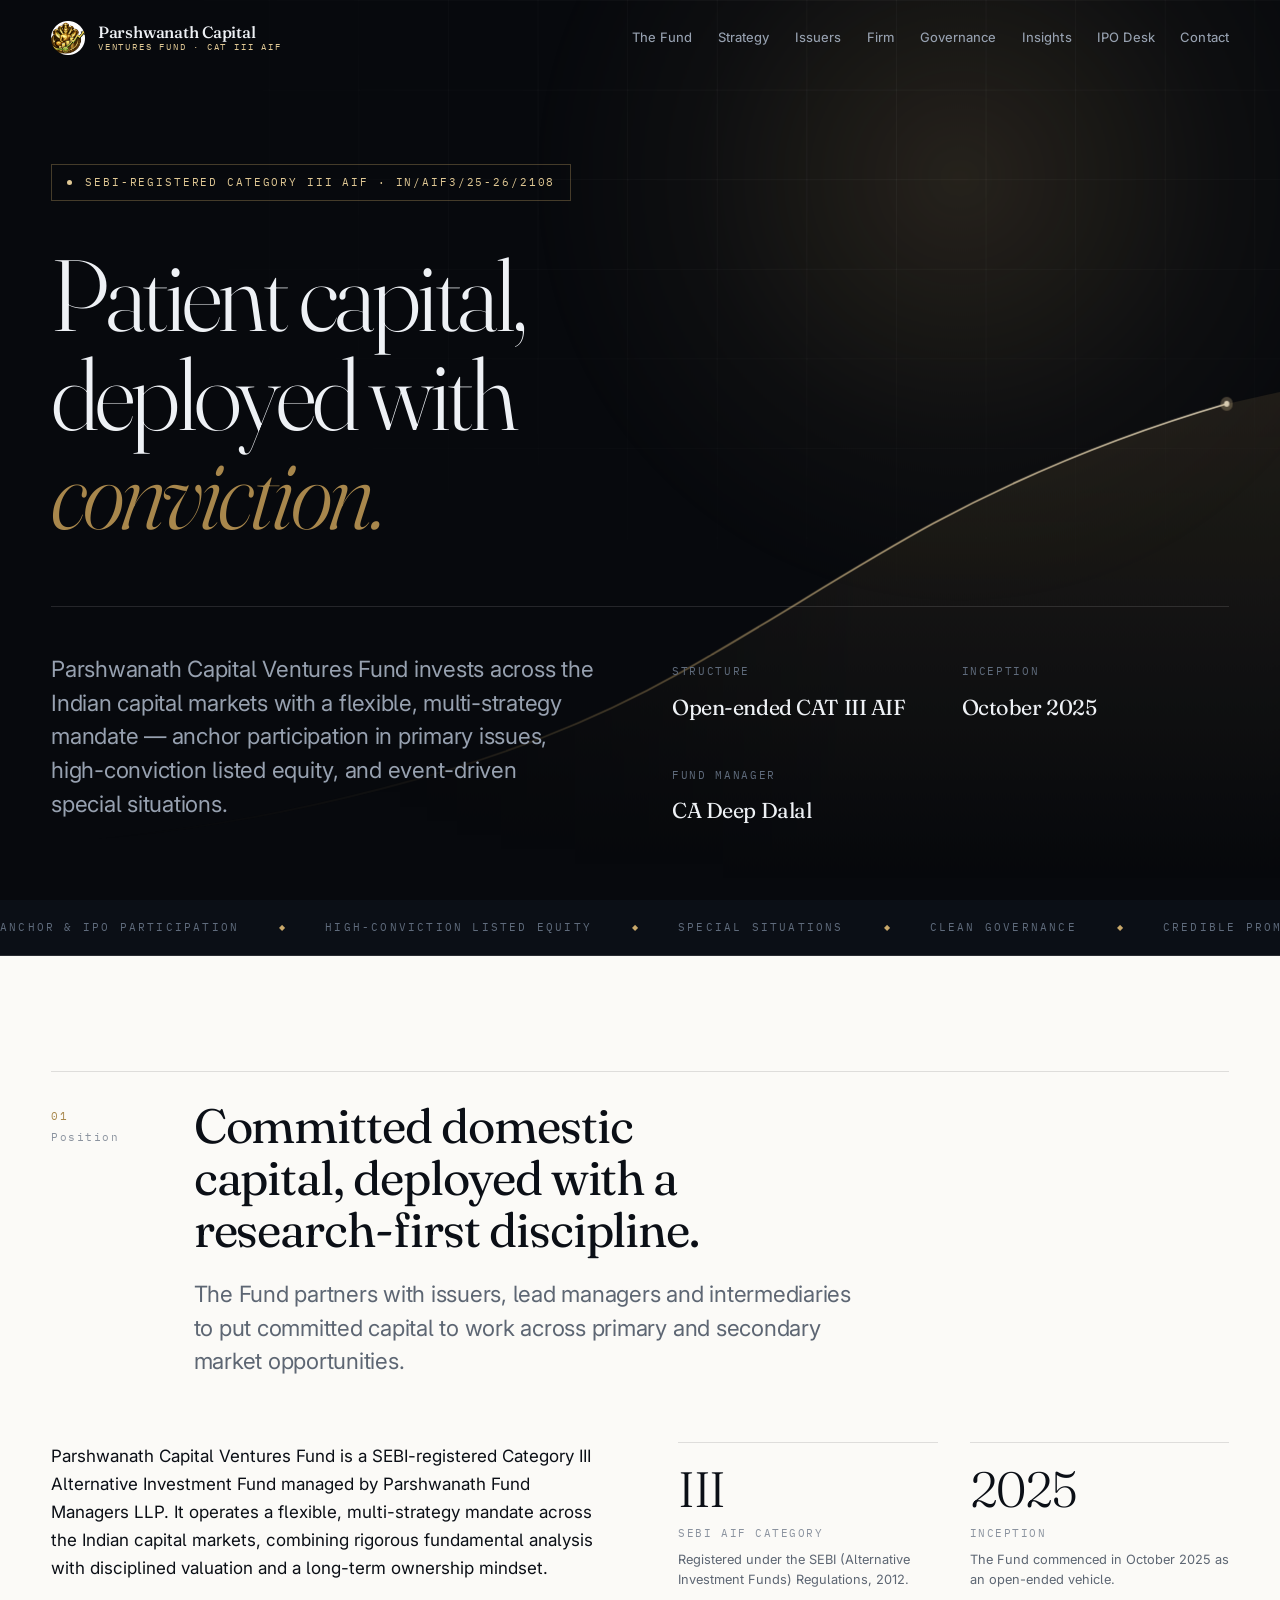
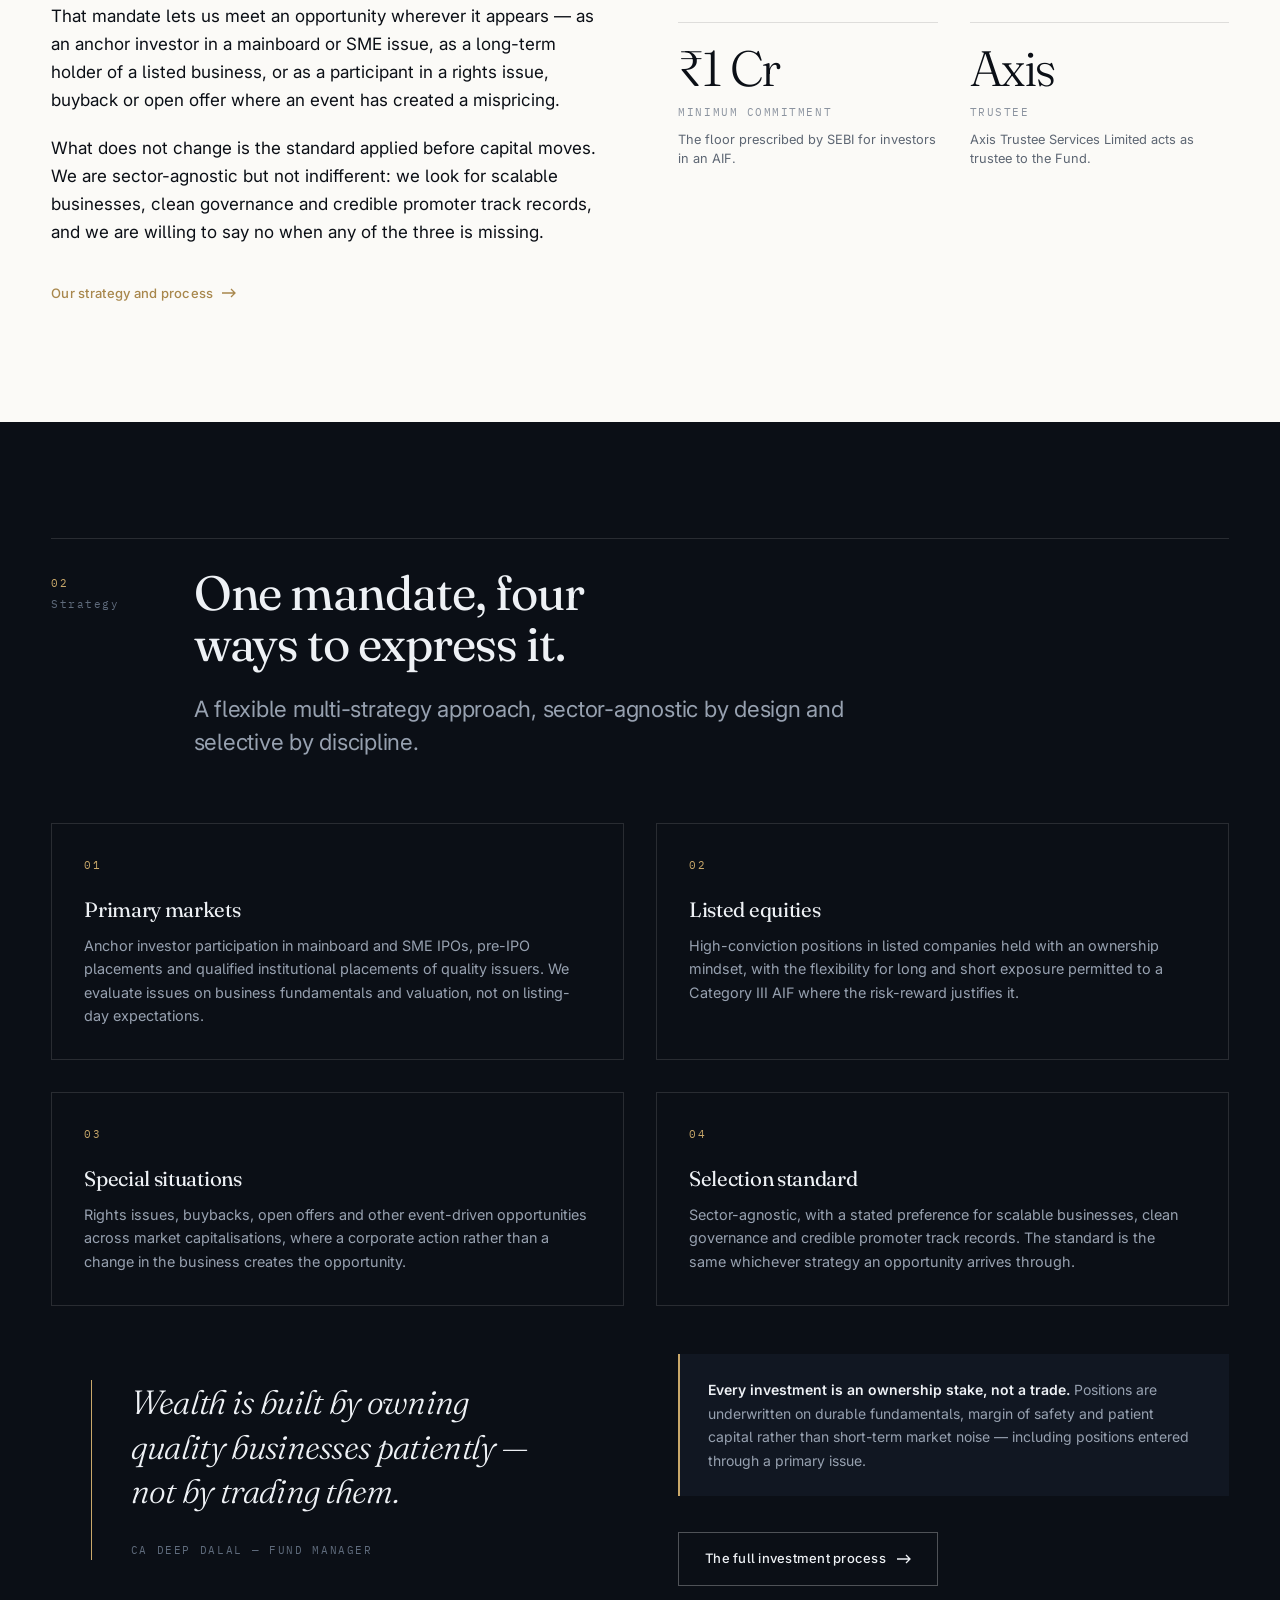
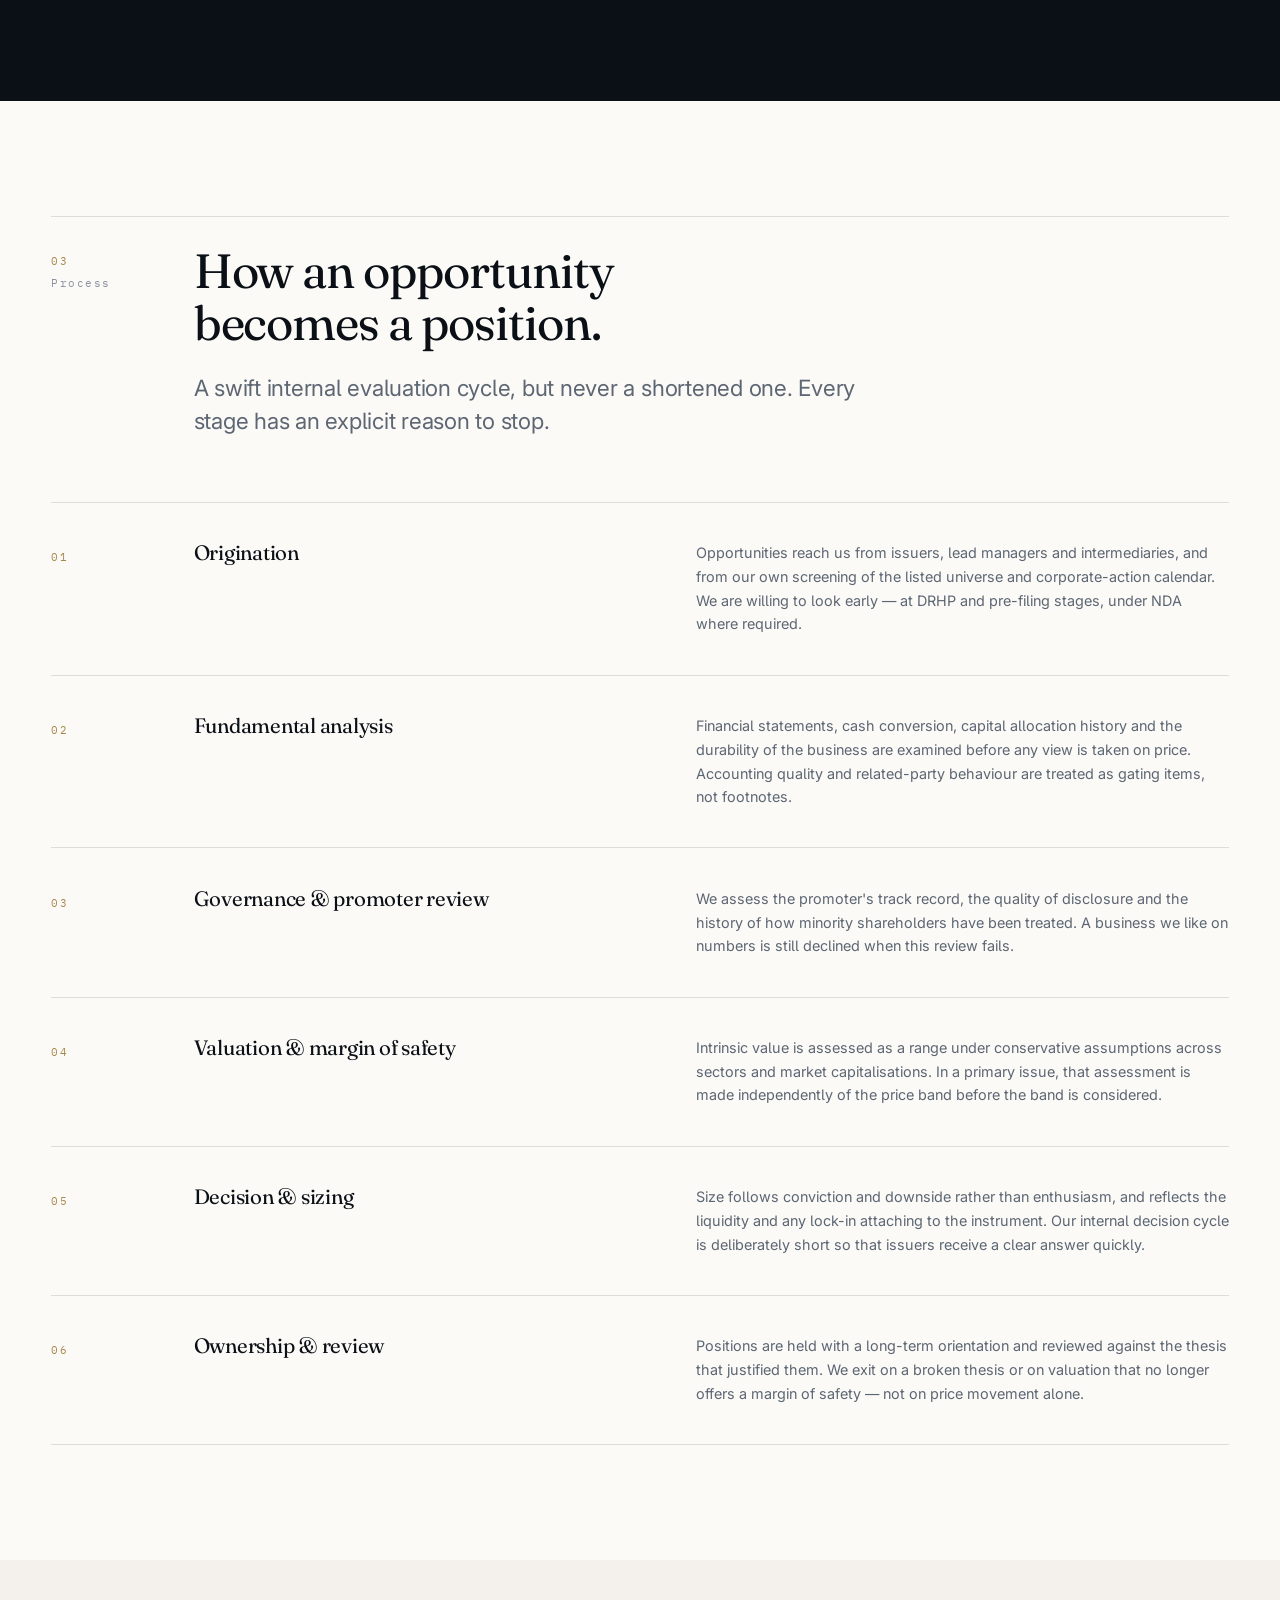
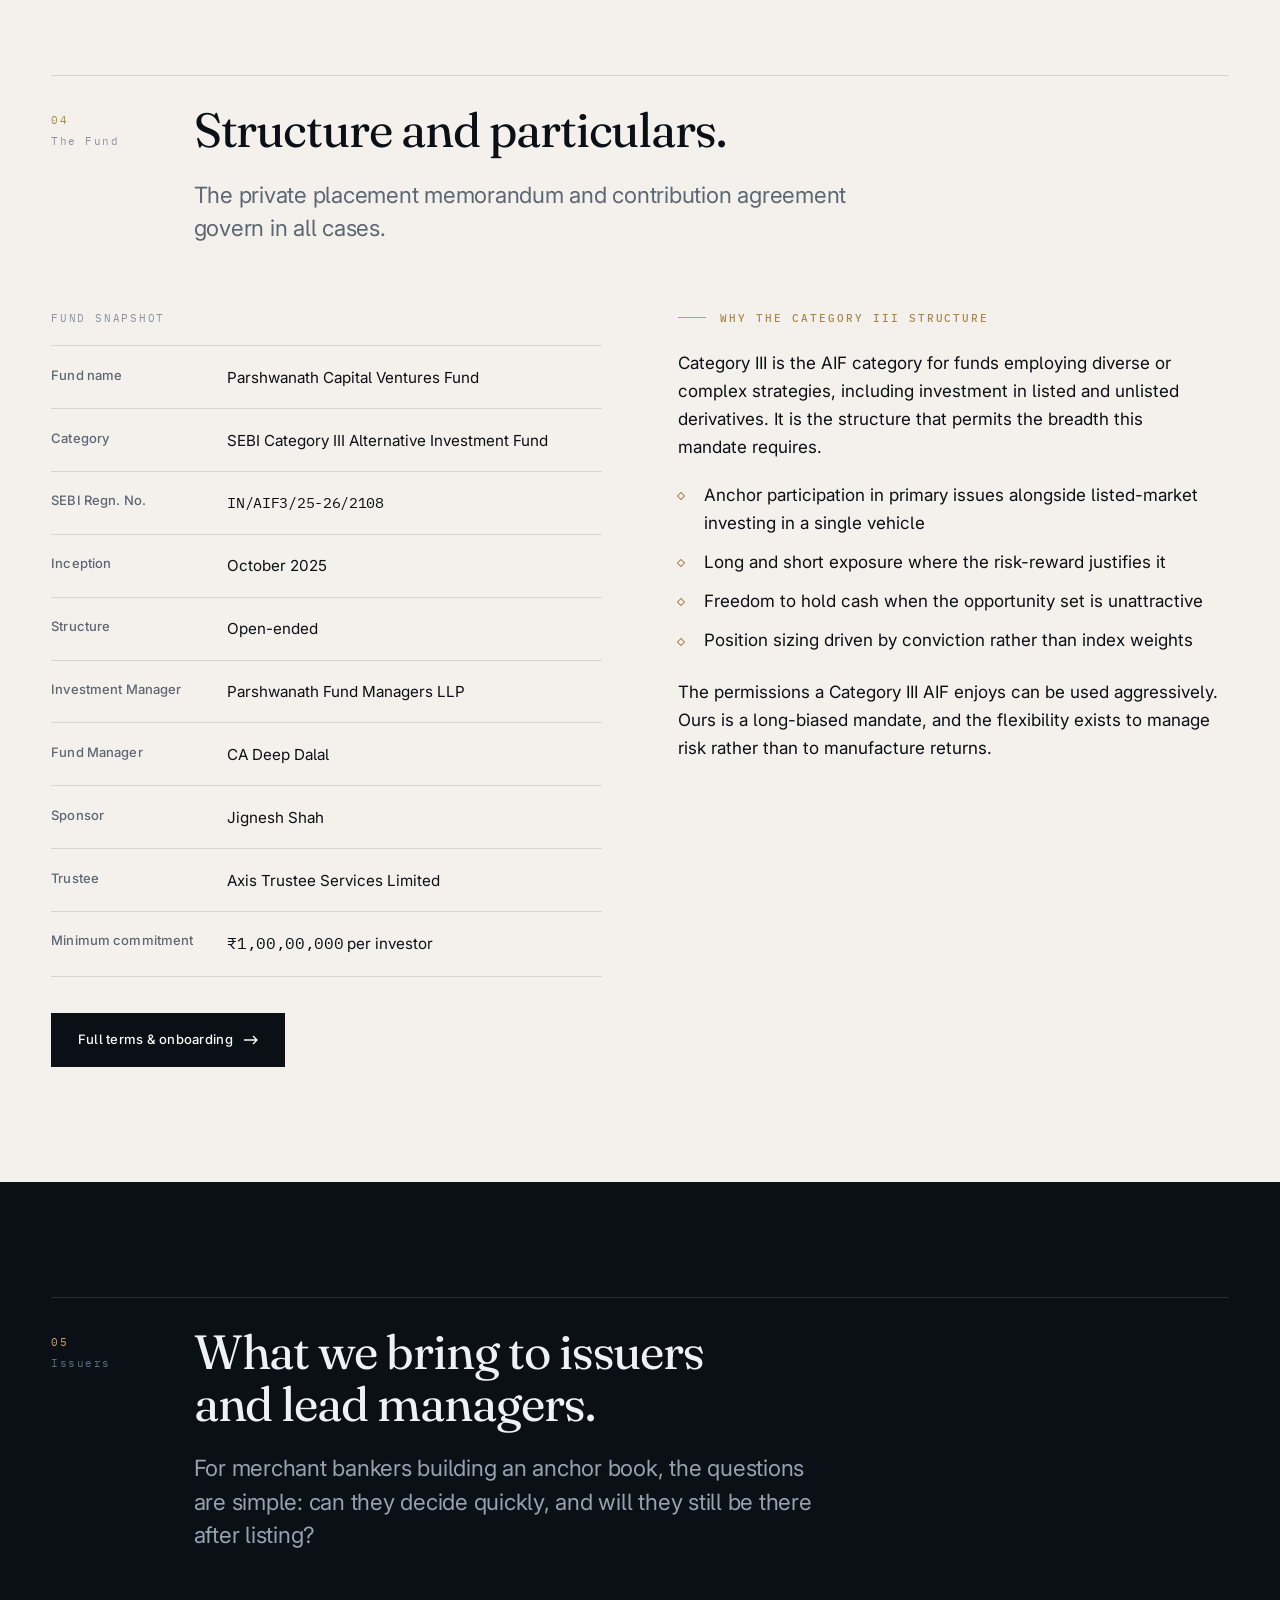
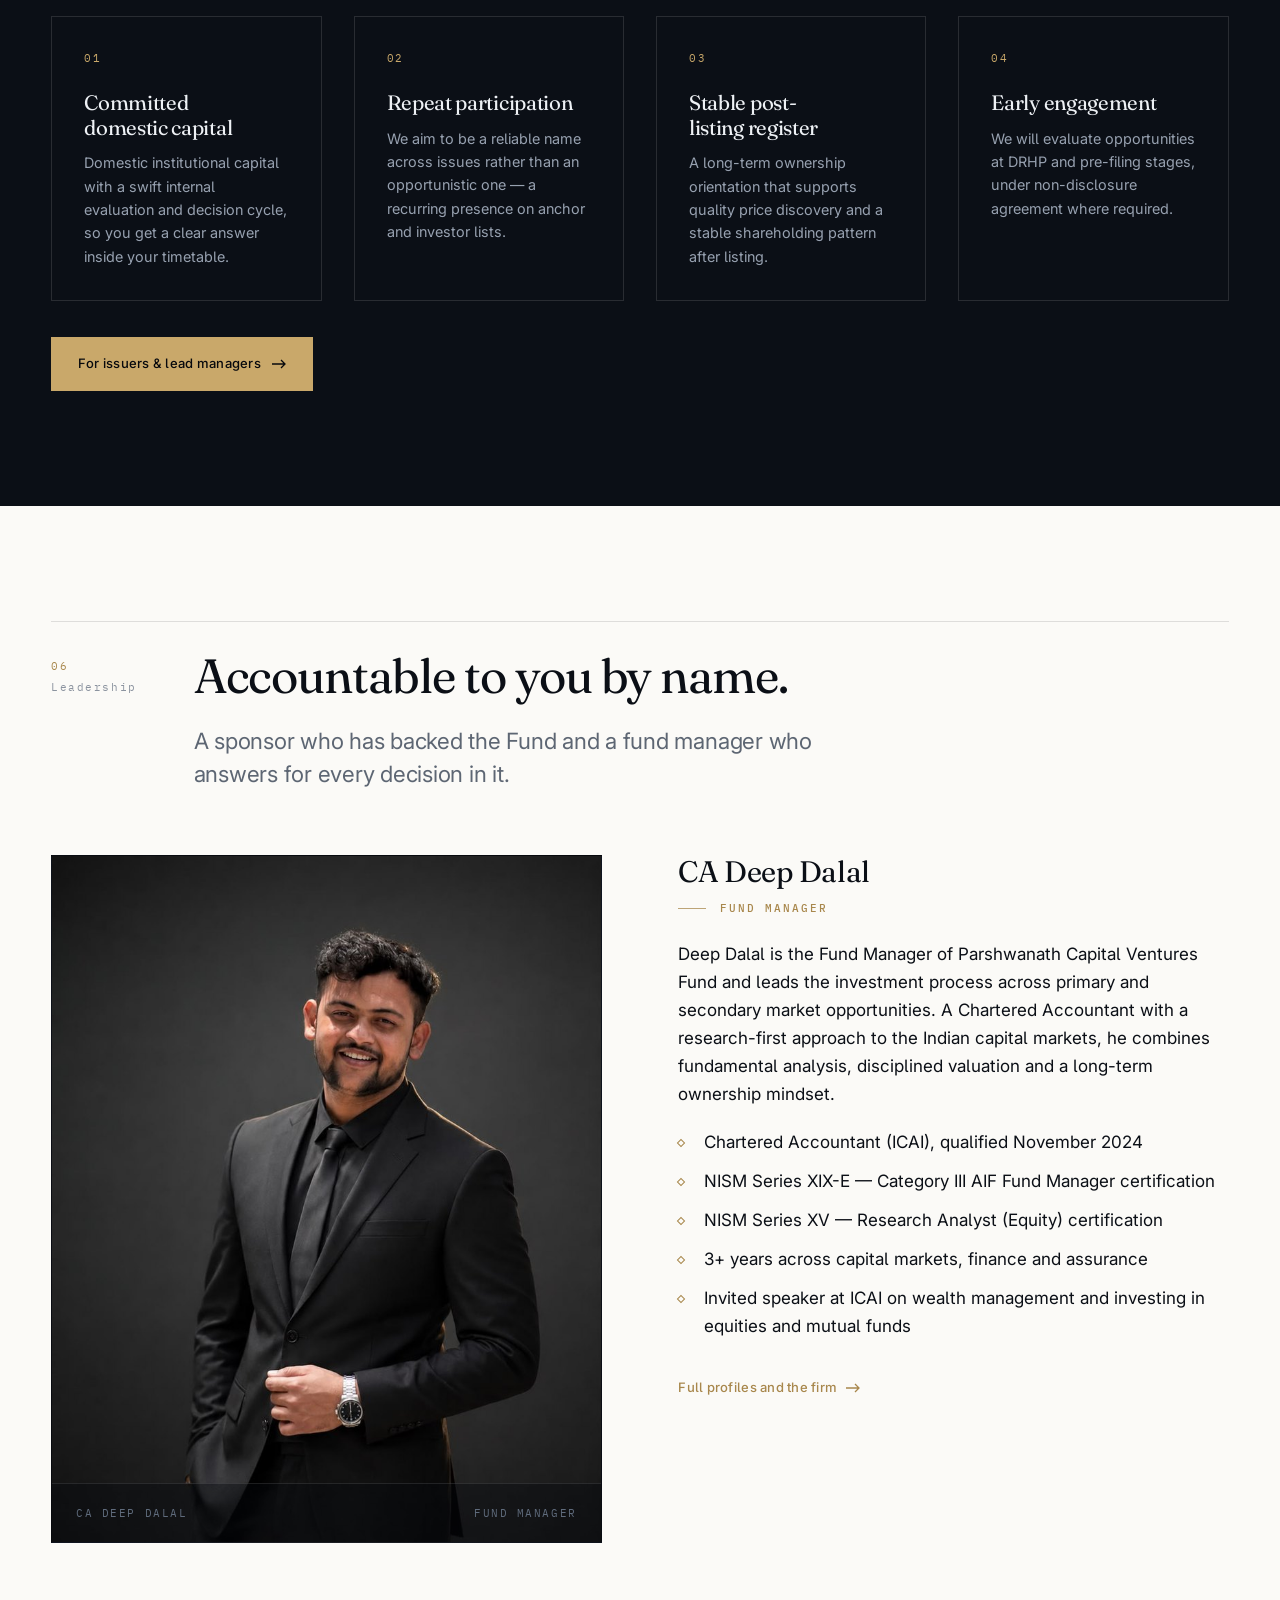
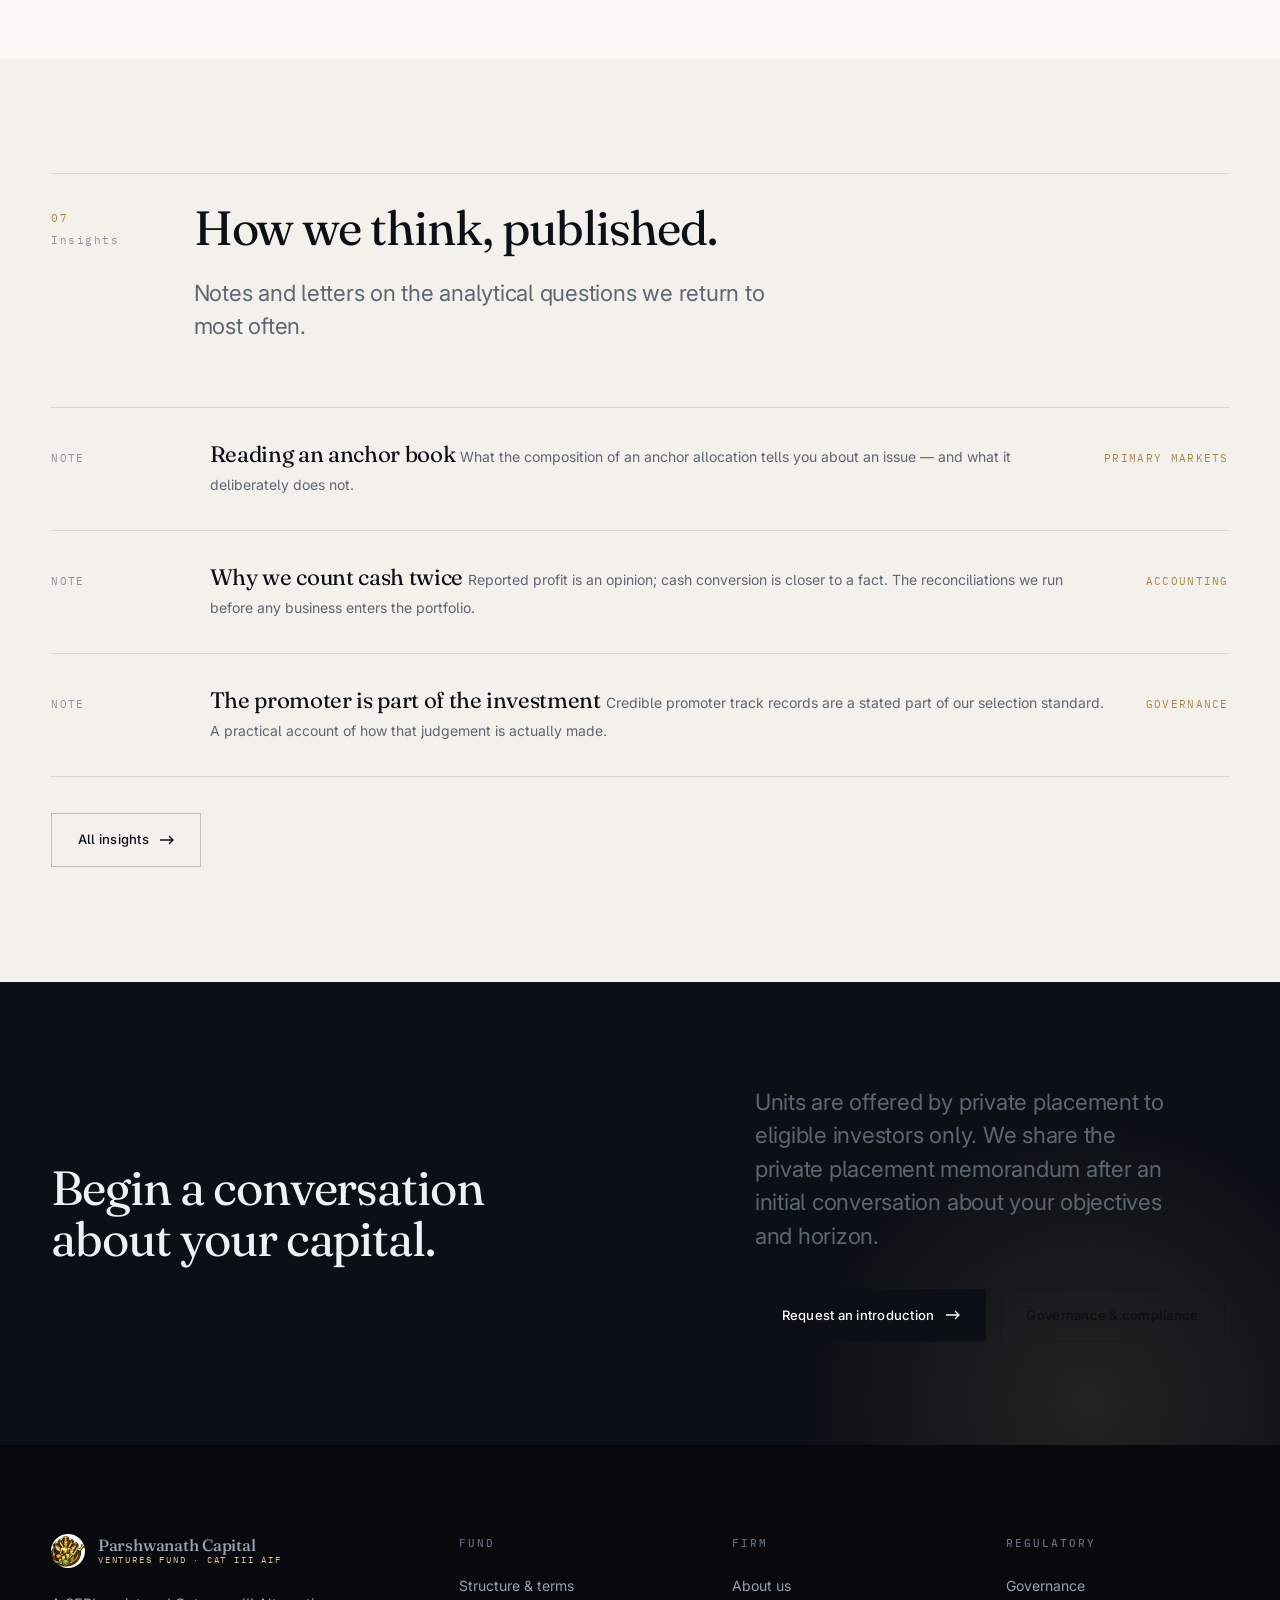
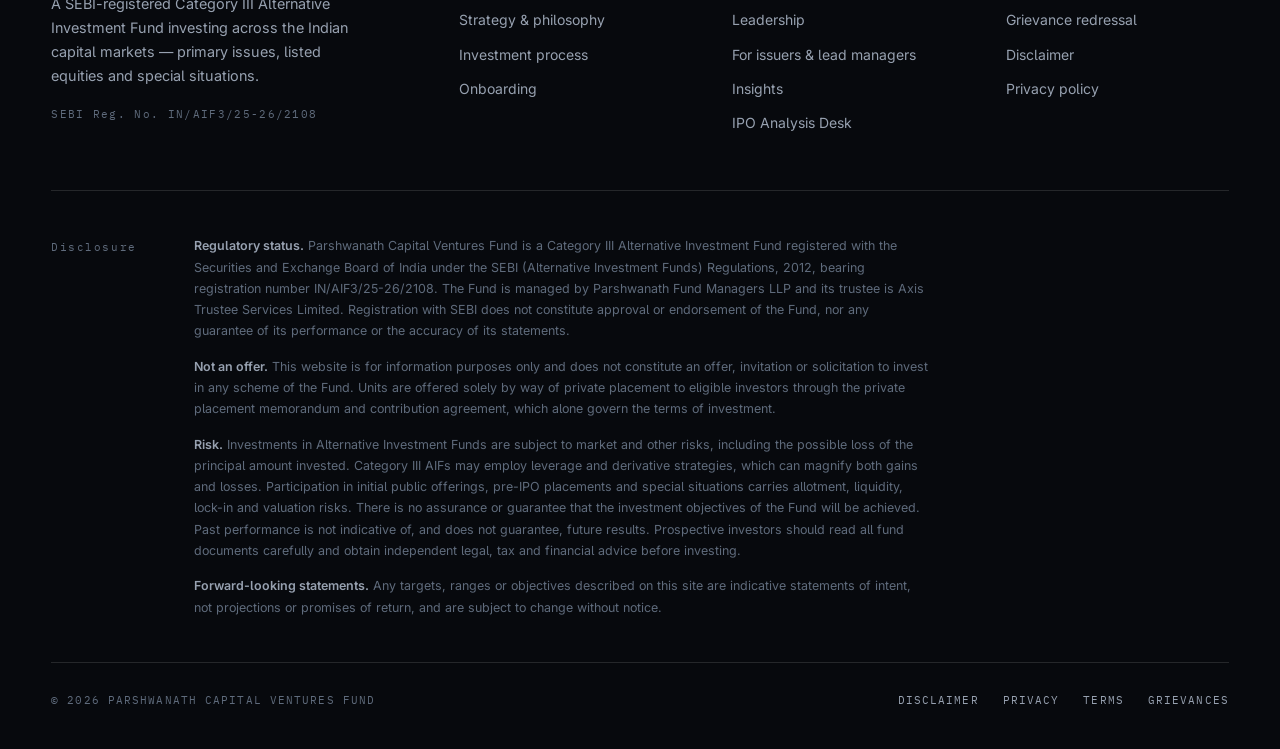
<file: index.html>
<!DOCTYPE html>
<html lang="en-IN">
<head>
<meta charset="utf-8">
<meta name="viewport" content="width=device-width, initial-scale=1">
<title>Parshwanath Capital Ventures Fund — SEBI Category III AIF</title>
<meta name="description" content="Parshwanath Capital Ventures Fund is a SEBI-registered Category III AIF (IN/AIF3/25-26/2108) investing across Indian capital markets — anchor and IPO participation, listed equities and special situations. Fund Manager: CA Deep Dalal.">
<meta name="theme-color" content="#07090d">
<link rel="canonical" href="https://parshwanath.in/">
<meta property="og:type" content="website">
<meta property="og:title" content="Parshwanath Capital Ventures Fund — SEBI Category III AIF">
<meta property="og:description" content="Parshwanath Capital Ventures Fund is a SEBI-registered Category III AIF (IN/AIF3/25-26/2108) investing across Indian capital markets — anchor and IPO participation, listed equities and special situations. Fund Manager: CA Deep Dalal.">
<meta property="og:locale" content="en_IN">
<link rel="icon" href="assets/img/favicon.svg" type="image/svg+xml">
<link rel="preconnect" href="https://fonts.googleapis.com">
<link rel="preconnect" href="https://fonts.gstatic.com" crossorigin>
<link rel="stylesheet" href="https://fonts.googleapis.com/css2?family=Fraunces:ital,opsz,wght,SOFT,WONK@0,9..144,300..600,0..100,0..1;1,9..144,300..500,0..100,0..1&amp;family=IBM+Plex+Mono:wght@400;500&amp;family=Inter:wght@300..700&amp;display=swap">
<link rel="stylesheet" href="assets/css/main.css">
</head>
<body>
<a class="skip-link" href="#main">Skip to content</a>
<div class="progress" data-progress></div>

<header class="nav" data-nav data-solid="false">
  <div class="nav__inner">
    <a class="brand" href="index.html" aria-label="Parshwanath Capital Ventures Fund — home">
      <span class="brand__emblem">
        <img src="assets/img/mark.png" alt="" width="68" height="68"
             onload="this.closest('.brand__emblem').setAttribute('data-img','ok')">
        <svg class="brand__mark" viewBox="0 0 48 48" aria-hidden="true" focusable="false">
        <path d="M24 2.5 45.5 24 24 45.5 2.5 24Z" fill="none" stroke="#c9a86a" stroke-width="1.25"/>
        <g fill="#c9a86a">
          <rect x="14.5" y="25" width="4" height="7" opacity="0.55"/>
          <rect x="22" y="20" width="4" height="12" opacity="0.78"/>
          <rect x="29.5" y="14" width="4" height="18"/>
        </g>
      </svg>
      </span>
      <span class="brand__text">
        <span class="brand__name">Parshwanath Capital</span>
        <span class="brand__sub">Ventures Fund &middot; CAT III AIF</span>
      </span>
    </a>

    <nav class="nav__links" aria-label="Primary">
      <a class="nav__link" href="fund.html">The Fund</a>
      <a class="nav__link" href="philosophy.html">Strategy</a>
      <a class="nav__link" href="issuers.html">Issuers</a>
      <a class="nav__link" href="about.html">Firm</a>
      <a class="nav__link" href="governance.html">Governance</a>
      <a class="nav__link" href="insights.html">Insights</a>
      <a class="nav__link" href="ipo-analysis/">IPO Desk</a>
      <a class="nav__link" href="contact.html">Contact</a>
    </nav>

    <button class="nav__toggle" type="button" data-nav-toggle aria-expanded="false" aria-controls="nav-drawer" aria-label="Toggle navigation">
      <span></span>
    </button>
  </div>
</header>

<div class="nav__drawer" id="nav-drawer" data-nav-drawer data-open="false">
  <a href="fund.html">The Fund <span>01</span></a>
  <a href="philosophy.html">Strategy <span>02</span></a>
  <a href="issuers.html">Issuers <span>03</span></a>
  <a href="about.html">Firm <span>04</span></a>
  <a href="governance.html">Governance <span>05</span></a>
  <a href="insights.html">Insights <span>06</span></a>
  <a href="ipo-analysis/">IPO Desk <span>07</span></a>
  <a href="contact.html">Contact <span>08</span></a>
  <a class="btn" href="contact.html">Request the private placement memorandum <svg class="btn__arrow" width="14" height="10" viewBox="0 0 14 10" fill="none" aria-hidden="true"><path d="M9 1l4 4-4 4M13 5H0" stroke="currentColor" stroke-width="1.3"/></svg></a>
</div>

<main id="main">

<section class="hero">
  <div class="hero__grid" aria-hidden="true"></div>
  <div class="hero__bloom" aria-hidden="true"></div>

  <svg class="hero__curve" viewBox="0 0 1440 560" preserveAspectRatio="none" aria-hidden="true" focusable="false">
    <defs>
      <linearGradient id="curveStroke" x1="0" y1="1" x2="1" y2="0">
        <stop offset="0%" stop-color="#7d6334" stop-opacity="0.15"/>
        <stop offset="45%" stop-color="#c9a86a" stop-opacity="0.7"/>
        <stop offset="100%" stop-color="#f0e2c4"/>
      </linearGradient>
      <linearGradient id="curveArea" x1="0" y1="0" x2="0" y2="1">
        <stop offset="0%" stop-color="#c9a86a" stop-opacity="0.14"/>
        <stop offset="100%" stop-color="#c9a86a" stop-opacity="0"/>
      </linearGradient>
    </defs>
    <path class="curve__area" fill="url(#curveArea)"
      d="M0,505 C160,500 300,478 430,448 C560,418 665,382 765,332 C865,282 955,228 1050,182 C1150,134 1265,92 1380,62 L1440,50 L1440,560 L0,560 Z"/>
    <path class="curve__line" vector-effect="non-scaling-stroke"
      d="M0,505 C160,500 300,478 430,448 C560,418 665,382 765,332 C865,282 955,228 1050,182 C1150,134 1265,92 1380,62"/>
    <g class="curve__dot">
      <circle cx="1380" cy="62" r="7" fill="#e0c894" opacity="0.3"/>
      <circle cx="1380" cy="62" r="3" fill="#f0e2c4"/>
    </g>
  </svg>

  <div class="hero__inner wrap">
    <p class="hero__eyebrow"><span class="dot" aria-hidden="true"></span>SEBI-Registered Category III AIF &middot; IN/AIF3/25-26/2108</p>

    <h1 class="display hero__title">
      <span class="line"><span>Patient capital,</span></span>
      <span class="line"><span>deployed with</span></span>
      <span class="line"><span class="serif-italic brass">conviction.</span></span>
    </h1>

    <div class="hero__foot">
      <p class="lead">
        Parshwanath Capital Ventures Fund invests across the Indian capital markets with a
        flexible, multi-strategy mandate — anchor participation in primary issues,
        high-conviction listed equity, and event-driven special situations.
      </p>

      <dl class="hero__meta">
        <div>
          <dt>Structure</dt>
          <dd>Open-ended CAT III AIF</dd>
        </div>
        <div>
          <dt>Inception</dt>
          <dd>October 2025</dd>
        </div>
        <div>
          <dt>Fund Manager</dt>
          <dd>CA Deep Dalal</dd>
        </div>
      </dl>
    </div>
  </div>
</section>

<div class="marquee on-ink" aria-hidden="true" style="border-top:0">
  <div class="marquee__track">
    <div class="marquee__item">Anchor &amp; IPO participation</div>
    <div class="marquee__item">High-conviction listed equity</div>
    <div class="marquee__item">Special situations</div>
    <div class="marquee__item">Clean governance</div>
    <div class="marquee__item">Credible promoters</div>
    <div class="marquee__item">Long-term ownership</div>
    <div class="marquee__item">Anchor &amp; IPO participation</div>
    <div class="marquee__item">High-conviction listed equity</div>
    <div class="marquee__item">Special situations</div>
    <div class="marquee__item">Clean governance</div>
    <div class="marquee__item">Credible promoters</div>
    <div class="marquee__item">Long-term ownership</div>
  </div>
</div>

<section class="section" id="position">
  <div class="wrap">
    <div class="sec-head" data-reveal>
      <div class="sec-head__idx"><span>01</span>Position</div>
      <div class="sec-head__body">
        <h2>Committed domestic capital, deployed with a research-first discipline.</h2>
        <p class="lead">The Fund partners with issuers, lead managers and intermediaries to put committed capital to work across primary and secondary market opportunities.</p>
      </div>
    </div>

    <div class="split split--top">
      <div class="prose" data-reveal>
        <p>
          Parshwanath Capital Ventures Fund is a SEBI-registered Category III Alternative
          Investment Fund managed by Parshwanath Fund Managers LLP. It operates a flexible,
          multi-strategy mandate across the Indian capital markets, combining rigorous
          fundamental analysis with disciplined valuation and a long-term ownership mindset.
        </p>
        <p>
          That mandate lets us meet an opportunity wherever it appears — as an anchor
          investor in a mainboard or SME issue, as a long-term holder of a listed business,
          or as a participant in a rights issue, buyback or open offer where an event has
          created a mispricing.
        </p>
        <p>
          What does not change is the standard applied before capital moves. We are
          sector-agnostic but not indifferent: we look for scalable businesses, clean
          governance and credible promoter track records, and we are willing to say no when
          any of the three is missing.
        </p>
        <p class="mt-3"><a class="link-arrow" href="philosophy.html">Our strategy and process
          <svg width="14" height="10" viewBox="0 0 14 10" fill="none" aria-hidden="true"><path d="M9 1l4 4-4 4M13 5H0" stroke="currentColor" stroke-width="1.3"/></svg>
        </a></p>
      </div>

      <div class="grid g-2" data-reveal>
        <div class="stat">
          <span class="stat__val">III</span>
          <span class="stat__label">SEBI AIF category</span>
          <p class="stat__note">Registered under the SEBI (Alternative Investment Funds) Regulations, 2012.</p>
        </div>
        <div class="stat">
          <span class="stat__val num">2025</span>
          <span class="stat__label">Inception</span>
          <p class="stat__note">The Fund commenced in October 2025 as an open-ended vehicle.</p>
        </div>
        <div class="stat">
          <span class="stat__val num">&#8377;1 Cr</span>
          <span class="stat__label">Minimum commitment</span>
          <p class="stat__note">The floor prescribed by SEBI for investors in an AIF.</p>
        </div>
        <div class="stat">
          <span class="stat__val">Axis</span>
          <span class="stat__label">Trustee</span>
          <p class="stat__note">Axis Trustee Services Limited acts as trustee to the Fund.</p>
        </div>
      </div>
    </div>
  </div>
</section>

<section class="section on-ink" id="strategy">
  <div class="wrap">
    <div class="sec-head" data-reveal>
      <div class="sec-head__idx"><span>02</span>Strategy</div>
      <div class="sec-head__body">
        <h2>One mandate, four ways to express it.</h2>
        <p class="lead">A flexible multi-strategy approach, sector-agnostic by design and selective by discipline.</p>
      </div>
    </div>

    <div class="grid g-2">
      <article class="card" data-reveal>
        <span class="card__idx">01</span>
        <h3>Primary markets</h3>
        <p>
          Anchor investor participation in mainboard and SME IPOs, pre-IPO placements and
          qualified institutional placements of quality issuers. We evaluate issues on
          business fundamentals and valuation, not on listing-day expectations.
        </p>
      </article>
      <article class="card" data-reveal>
        <span class="card__idx">02</span>
        <h3>Listed equities</h3>
        <p>
          High-conviction positions in listed companies held with an ownership mindset, with
          the flexibility for long and short exposure permitted to a Category III AIF where
          the risk-reward justifies it.
        </p>
      </article>
      <article class="card" data-reveal>
        <span class="card__idx">03</span>
        <h3>Special situations</h3>
        <p>
          Rights issues, buybacks, open offers and other event-driven opportunities across
          market capitalisations, where a corporate action rather than a change in the
          business creates the opportunity.
        </p>
      </article>
      <article class="card" data-reveal>
        <span class="card__idx">04</span>
        <h3>Selection standard</h3>
        <p>
          Sector-agnostic, with a stated preference for scalable businesses, clean
          governance and credible promoter track records. The standard is the same whichever
          strategy an opportunity arrives through.
        </p>
      </article>
    </div>

    <div class="split mt-4" style="align-items:center">
      <figure class="quote" data-reveal>
        <blockquote>
          Wealth is built by owning quality businesses patiently — not by trading them.
        </blockquote>
        <figcaption>CA Deep Dalal &mdash; Fund Manager</figcaption>
      </figure>
      <div data-reveal>
        <div class="notice">
          <strong>Every investment is an ownership stake, not a trade.</strong> Positions are
          underwritten on durable fundamentals, margin of safety and patient capital rather
          than short-term market noise — including positions entered through a primary issue.
        </div>
        <div class="btn-row">
          <a class="btn btn--ghost" href="philosophy.html">The full investment process <svg class="btn__arrow" width="14" height="10" viewBox="0 0 14 10" fill="none" aria-hidden="true"><path d="M9 1l4 4-4 4M13 5H0" stroke="currentColor" stroke-width="1.3"/></svg></a>
        </div>
      </div>
    </div>
  </div>
</section>

<section class="section" id="process">
  <div class="wrap">
    <div class="sec-head" data-reveal>
      <div class="sec-head__idx"><span>03</span>Process</div>
      <div class="sec-head__body">
        <h2>How an opportunity becomes a position.</h2>
        <p class="lead">A swift internal evaluation cycle, but never a shortened one. Every stage has an explicit reason to stop.</p>
      </div>
    </div>

    <div class="rail">
      <div class="rail__item" data-reveal>
        <div class="rail__num">01</div>
        <h3>Origination</h3>
        <p>Opportunities reach us from issuers, lead managers and intermediaries, and from our own screening of the listed universe and corporate-action calendar. We are willing to look early — at DRHP and pre-filing stages, under NDA where required.</p>
      </div>
      <div class="rail__item" data-reveal>
        <div class="rail__num">02</div>
        <h3>Fundamental analysis</h3>
        <p>Financial statements, cash conversion, capital allocation history and the durability of the business are examined before any view is taken on price. Accounting quality and related-party behaviour are treated as gating items, not footnotes.</p>
      </div>
      <div class="rail__item" data-reveal>
        <div class="rail__num">03</div>
        <h3>Governance &amp; promoter review</h3>
        <p>We assess the promoter's track record, the quality of disclosure and the history of how minority shareholders have been treated. A business we like on numbers is still declined when this review fails.</p>
      </div>
      <div class="rail__item" data-reveal>
        <div class="rail__num">04</div>
        <h3>Valuation &amp; margin of safety</h3>
        <p>Intrinsic value is assessed as a range under conservative assumptions across sectors and market capitalisations. In a primary issue, that assessment is made independently of the price band before the band is considered.</p>
      </div>
      <div class="rail__item" data-reveal>
        <div class="rail__num">05</div>
        <h3>Decision &amp; sizing</h3>
        <p>Size follows conviction and downside rather than enthusiasm, and reflects the liquidity and any lock-in attaching to the instrument. Our internal decision cycle is deliberately short so that issuers receive a clear answer quickly.</p>
      </div>
      <div class="rail__item" data-reveal>
        <div class="rail__num">06</div>
        <h3>Ownership &amp; review</h3>
        <p>Positions are held with a long-term orientation and reviewed against the thesis that justified them. We exit on a broken thesis or on valuation that no longer offers a margin of safety — not on price movement alone.</p>
      </div>
    </div>
  </div>
</section>

<section class="section on-paper-2" id="fund">
  <div class="wrap">
    <div class="sec-head" data-reveal>
      <div class="sec-head__idx"><span>04</span>The Fund</div>
      <div class="sec-head__body">
        <h2>Structure and particulars.</h2>
        <p class="lead">The private placement memorandum and contribution agreement govern in all cases.</p>
      </div>
    </div>

    <div class="split split--top">
      <div data-reveal>
        <div class="table-scroll">
          <table class="terms">
            <caption>Fund snapshot</caption>
            <tbody>
              <tr><th scope="row">Fund name</th><td>Parshwanath Capital Ventures Fund</td></tr>
              <tr><th scope="row">Category</th><td>SEBI Category III Alternative Investment Fund</td></tr>
              <tr><th scope="row">SEBI Regn. No.</th><td class="num">IN/AIF3/25-26/2108</td></tr>
              <tr><th scope="row">Inception</th><td>October 2025</td></tr>
              <tr><th scope="row">Structure</th><td>Open-ended</td></tr>
              <tr><th scope="row">Investment Manager</th><td>Parshwanath Fund Managers LLP</td></tr>
              <tr><th scope="row">Fund Manager</th><td>CA Deep Dalal</td></tr>
              <tr><th scope="row">Sponsor</th><td>Jignesh Shah</td></tr>
              <tr><th scope="row">Trustee</th><td>Axis Trustee Services Limited</td></tr>
              <tr><th scope="row">Minimum commitment</th><td><span class="num">&#8377;1,00,00,000</span> per investor</td></tr>
            </tbody>
          </table>
        </div>
        <div class="btn-row">
          <a class="btn" href="fund.html">Full terms &amp; onboarding <svg class="btn__arrow" width="14" height="10" viewBox="0 0 14 10" fill="none" aria-hidden="true"><path d="M9 1l4 4-4 4M13 5H0" stroke="currentColor" stroke-width="1.3"/></svg></a>
        </div>
      </div>

      <div data-reveal>
        <p class="eyebrow">Why the Category III structure</p>
        <div class="prose">
          <p>
            Category III is the AIF category for funds employing diverse or complex
            strategies, including investment in listed and unlisted derivatives. It is the
            structure that permits the breadth this mandate requires.
          </p>
          <ul>
            <li>Anchor participation in primary issues alongside listed-market investing in a single vehicle</li>
            <li>Long and short exposure where the risk-reward justifies it</li>
            <li>Freedom to hold cash when the opportunity set is unattractive</li>
            <li>Position sizing driven by conviction rather than index weights</li>
          </ul>
          <p>
            The permissions a Category III AIF enjoys can be used aggressively. Ours is a
            long-biased mandate, and the flexibility exists to manage risk rather than to
            manufacture returns.
          </p>
        </div>
      </div>
    </div>
  </div>
</section>

<section class="section on-ink" id="issuers">
  <div class="wrap">
    <div class="sec-head" data-reveal>
      <div class="sec-head__idx"><span>05</span>Issuers</div>
      <div class="sec-head__body">
        <h2>What we bring to issuers and lead managers.</h2>
        <p class="lead">For merchant bankers building an anchor book, the questions are simple: can they decide quickly, and will they still be there after listing?</p>
      </div>
    </div>

    <div class="grid g-4">
      <article class="card" data-reveal>
        <span class="card__idx">01</span>
        <h3>Committed domestic capital</h3>
        <p>Domestic institutional capital with a swift internal evaluation and decision cycle, so you get a clear answer inside your timetable.</p>
      </article>
      <article class="card" data-reveal>
        <span class="card__idx">02</span>
        <h3>Repeat participation</h3>
        <p>We aim to be a reliable name across issues rather than an opportunistic one — a recurring presence on anchor and investor lists.</p>
      </article>
      <article class="card" data-reveal>
        <span class="card__idx">03</span>
        <h3>Stable post-listing register</h3>
        <p>A long-term ownership orientation that supports quality price discovery and a stable shareholding pattern after listing.</p>
      </article>
      <article class="card" data-reveal>
        <span class="card__idx">04</span>
        <h3>Early engagement</h3>
        <p>We will evaluate opportunities at DRHP and pre-filing stages, under non-disclosure agreement where required.</p>
      </article>
    </div>

    <div class="btn-row" data-reveal>
      <a class="btn" href="issuers.html">For issuers &amp; lead managers <svg class="btn__arrow" width="14" height="10" viewBox="0 0 14 10" fill="none" aria-hidden="true"><path d="M9 1l4 4-4 4M13 5H0" stroke="currentColor" stroke-width="1.3"/></svg></a>
    </div>
  </div>
</section>

<section class="section" id="leadership">
  <div class="wrap">
    <div class="sec-head" data-reveal>
      <div class="sec-head__idx"><span>06</span>Leadership</div>
      <div class="sec-head__body">
        <h2>Accountable to you by name.</h2>
        <p class="lead">A sponsor who has backed the Fund and a fund manager who answers for every decision in it.</p>
      </div>
    </div>

    <div class="split split--top">
      <div>
        <figure class="portrait" data-reveal>
        <img src="assets/img/deep-dalal.jpg" alt="Portrait of CA Deep Dalal, Fund Manager" loading="lazy"
             onload="this.closest('.portrait').setAttribute('data-img','ok')">
        <span class="portrait__monogram" aria-hidden="true">DD</span>
        <figcaption class="portrait__cap"><span>CA Deep Dalal</span><span>Fund Manager</span></figcaption>
      </figure>
      </div>
      <div class="prose" data-reveal>
        <h3 style="margin-top:0">CA Deep Dalal</h3>
        <p class="eyebrow" style="margin-top:-0.5rem">Fund Manager</p>
        <p>
          Deep Dalal is the Fund Manager of Parshwanath Capital Ventures Fund and leads the
          investment process across primary and secondary market opportunities. A Chartered
          Accountant with a research-first approach to the Indian capital markets, he
          combines fundamental analysis, disciplined valuation and a long-term ownership
          mindset.
        </p>
        <ul>
          <li>Chartered Accountant (ICAI), qualified November 2024</li>
          <li>NISM Series XIX-E &mdash; Category III AIF Fund Manager certification</li>
          <li>NISM Series XV &mdash; Research Analyst (Equity) certification</li>
          <li>3+ years across capital markets, finance and assurance</li>
          <li>Invited speaker at ICAI on wealth management and investing in equities and mutual funds</li>
        </ul>
        <p class="mt-3"><a class="link-arrow" href="about.html#leadership">Full profiles and the firm
          <svg width="14" height="10" viewBox="0 0 14 10" fill="none" aria-hidden="true"><path d="M9 1l4 4-4 4M13 5H0" stroke="currentColor" stroke-width="1.3"/></svg>
        </a></p>
      </div>
    </div>
  </div>
</section>

<section class="section on-paper-2" id="insights">
  <div class="wrap">
    <div class="sec-head" data-reveal>
      <div class="sec-head__idx"><span>07</span>Insights</div>
      <div class="sec-head__body">
        <h2>How we think, published.</h2>
        <p class="lead">Notes and letters on the analytical questions we return to most often.</p>
      </div>
    </div>

    <div data-reveal>
      <a class="insight" href="insights.html">
        <span class="insight__date">Note</span>
        <span>
          <span class="insight__title">Reading an anchor book</span>
          <span class="insight__desc">What the composition of an anchor allocation tells you about an issue — and what it deliberately does not.</span>
        </span>
        <span class="insight__tag">Primary markets</span>
      </a>
      <a class="insight" href="insights.html">
        <span class="insight__date">Note</span>
        <span>
          <span class="insight__title">Why we count cash twice</span>
          <span class="insight__desc">Reported profit is an opinion; cash conversion is closer to a fact. The reconciliations we run before any business enters the portfolio.</span>
        </span>
        <span class="insight__tag">Accounting</span>
      </a>
      <a class="insight" href="insights.html">
        <span class="insight__date">Note</span>
        <span>
          <span class="insight__title">The promoter is part of the investment</span>
          <span class="insight__desc">Credible promoter track records are a stated part of our selection standard. A practical account of how that judgement is actually made.</span>
        </span>
        <span class="insight__tag">Governance</span>
      </a>
    </div>

    <div class="btn-row" data-reveal>
      <a class="btn btn--ghost" href="insights.html">All insights <svg class="btn__arrow" width="14" height="10" viewBox="0 0 14 10" fill="none" aria-hidden="true"><path d="M9 1l4 4-4 4M13 5H0" stroke="currentColor" stroke-width="1.3"/></svg></a>
    </div>
  </div>
</section>
<section class="cta">
  <div class="wrap cta__inner">
    <h2 data-reveal>Begin a conversation about your capital.</h2>
    <div data-reveal>
      <p class="lead" style="max-width:44ch">Units are offered by private placement to eligible investors only. We share the private placement memorandum after an initial conversation about your objectives and horizon.</p>
      <div class="btn-row">
        <a class="btn" href="contact.html">Request an introduction <svg class="btn__arrow" width="14" height="10" viewBox="0 0 14 10" fill="none" aria-hidden="true"><path d="M9 1l4 4-4 4M13 5H0" stroke="currentColor" stroke-width="1.3"/></svg></a>
        <a class="btn btn--ghost" href="governance.html">Governance &amp; compliance</a>
      </div>
    </div>
  </div>
</section>

</main>

<footer class="footer">
  <div class="wrap">
    <div class="footer__top">
      <div class="footer__col">
        <a class="brand" href="index.html" aria-label="Parshwanath Capital Ventures Fund — home">
      <span class="brand__emblem">
        <img src="assets/img/mark.png" alt="" width="68" height="68"
             onload="this.closest('.brand__emblem').setAttribute('data-img','ok')">
        <svg class="brand__mark" viewBox="0 0 48 48" aria-hidden="true" focusable="false">
        <path d="M24 2.5 45.5 24 24 45.5 2.5 24Z" fill="none" stroke="#c9a86a" stroke-width="1.25"/>
        <g fill="#c9a86a">
          <rect x="14.5" y="25" width="4" height="7" opacity="0.55"/>
          <rect x="22" y="20" width="4" height="12" opacity="0.78"/>
          <rect x="29.5" y="14" width="4" height="18"/>
        </g>
      </svg>
      </span>
      <span class="brand__text">
        <span class="brand__name">Parshwanath Capital</span>
        <span class="brand__sub">Ventures Fund &middot; CAT III AIF</span>
      </span>
    </a>
        <p class="footer__brandline">
          A SEBI-registered Category III Alternative Investment Fund investing across the
          Indian capital markets — primary issues, listed equities and special situations.
        </p>
        <p class="footer__regline num">SEBI Reg. No. IN/AIF3/25-26/2108</p>
      </div>

      <div class="footer__col">
        <h5>Fund</h5>
        <ul>
          <li><a href="fund.html">Structure &amp; terms</a></li>
          <li><a href="philosophy.html">Strategy &amp; philosophy</a></li>
          <li><a href="philosophy.html#process">Investment process</a></li>
          <li><a href="fund.html#onboarding">Onboarding</a></li>
        </ul>
      </div>

      <div class="footer__col">
        <h5>Firm</h5>
        <ul>
          <li><a href="about.html">About us</a></li>
          <li><a href="about.html#leadership">Leadership</a></li>
          <li><a href="issuers.html">For issuers &amp; lead managers</a></li>
          <li><a href="insights.html">Insights</a></li>
          <li><a href="ipo-analysis/">IPO Analysis Desk</a></li>
        </ul>
      </div>

      <div class="footer__col">
        <h5>Regulatory</h5>
        <ul>
          <li><a href="governance.html">Governance</a></li>
          <li><a href="governance.html#grievance">Grievance redressal</a></li>
          <li><a href="legal.html">Disclaimer</a></li>
          <li><a href="legal.html#privacy">Privacy policy</a></li>
        </ul>
      </div>
    </div>

    <div class="footer__disclaimer">
      <div class="sec-head__idx">Disclosure</div>
      <div>
        <p>
          <strong>Regulatory status.</strong> Parshwanath Capital Ventures Fund is a
          Category III Alternative Investment Fund registered with the Securities and
          Exchange Board of India under the SEBI (Alternative Investment Funds) Regulations,
          2012, bearing registration number IN/AIF3/25-26/2108. The Fund is managed by
          Parshwanath Fund Managers LLP and its trustee is Axis Trustee Services Limited.
          Registration with SEBI does not constitute approval or endorsement of the Fund,
          nor any guarantee of its performance or the accuracy of its statements.
        </p>
        <p>
          <strong>Not an offer.</strong> This website is for information purposes only and
          does not constitute an offer, invitation or solicitation to invest in any scheme
          of the Fund. Units are offered solely by way of private placement to eligible
          investors through the private placement memorandum and contribution agreement,
          which alone govern the terms of investment.
        </p>
        <p>
          <strong>Risk.</strong> Investments in Alternative Investment Funds are subject to
          market and other risks, including the possible loss of the principal amount
          invested. Category III AIFs may employ leverage and derivative strategies, which
          can magnify both gains and losses. Participation in initial public offerings,
          pre-IPO placements and special situations carries allotment, liquidity, lock-in
          and valuation risks. There is no assurance or guarantee that the investment
          objectives of the Fund will be achieved. Past performance is not indicative of,
          and does not guarantee, future results. Prospective investors should read all fund
          documents carefully and obtain independent legal, tax and financial advice before
          investing.
        </p>
        <p>
          <strong>Forward-looking statements.</strong> Any targets, ranges or objectives
          described on this site are indicative statements of intent, not projections or
          promises of return, and are subject to change without notice.
        </p>
      </div>
    </div>

    <div class="footer__base">
      <span>&copy; <span data-year>2026</span> Parshwanath Capital Ventures Fund</span>
      <nav aria-label="Legal">
        <a href="legal.html">Disclaimer</a>
        <a href="legal.html#privacy">Privacy</a>
        <a href="legal.html#terms">Terms</a>
        <a href="governance.html#grievance">Grievances</a>
      </nav>
    </div>
  </div>
</footer>

<script src="assets/js/main.js" defer></script>
</body>
</html>
</file>
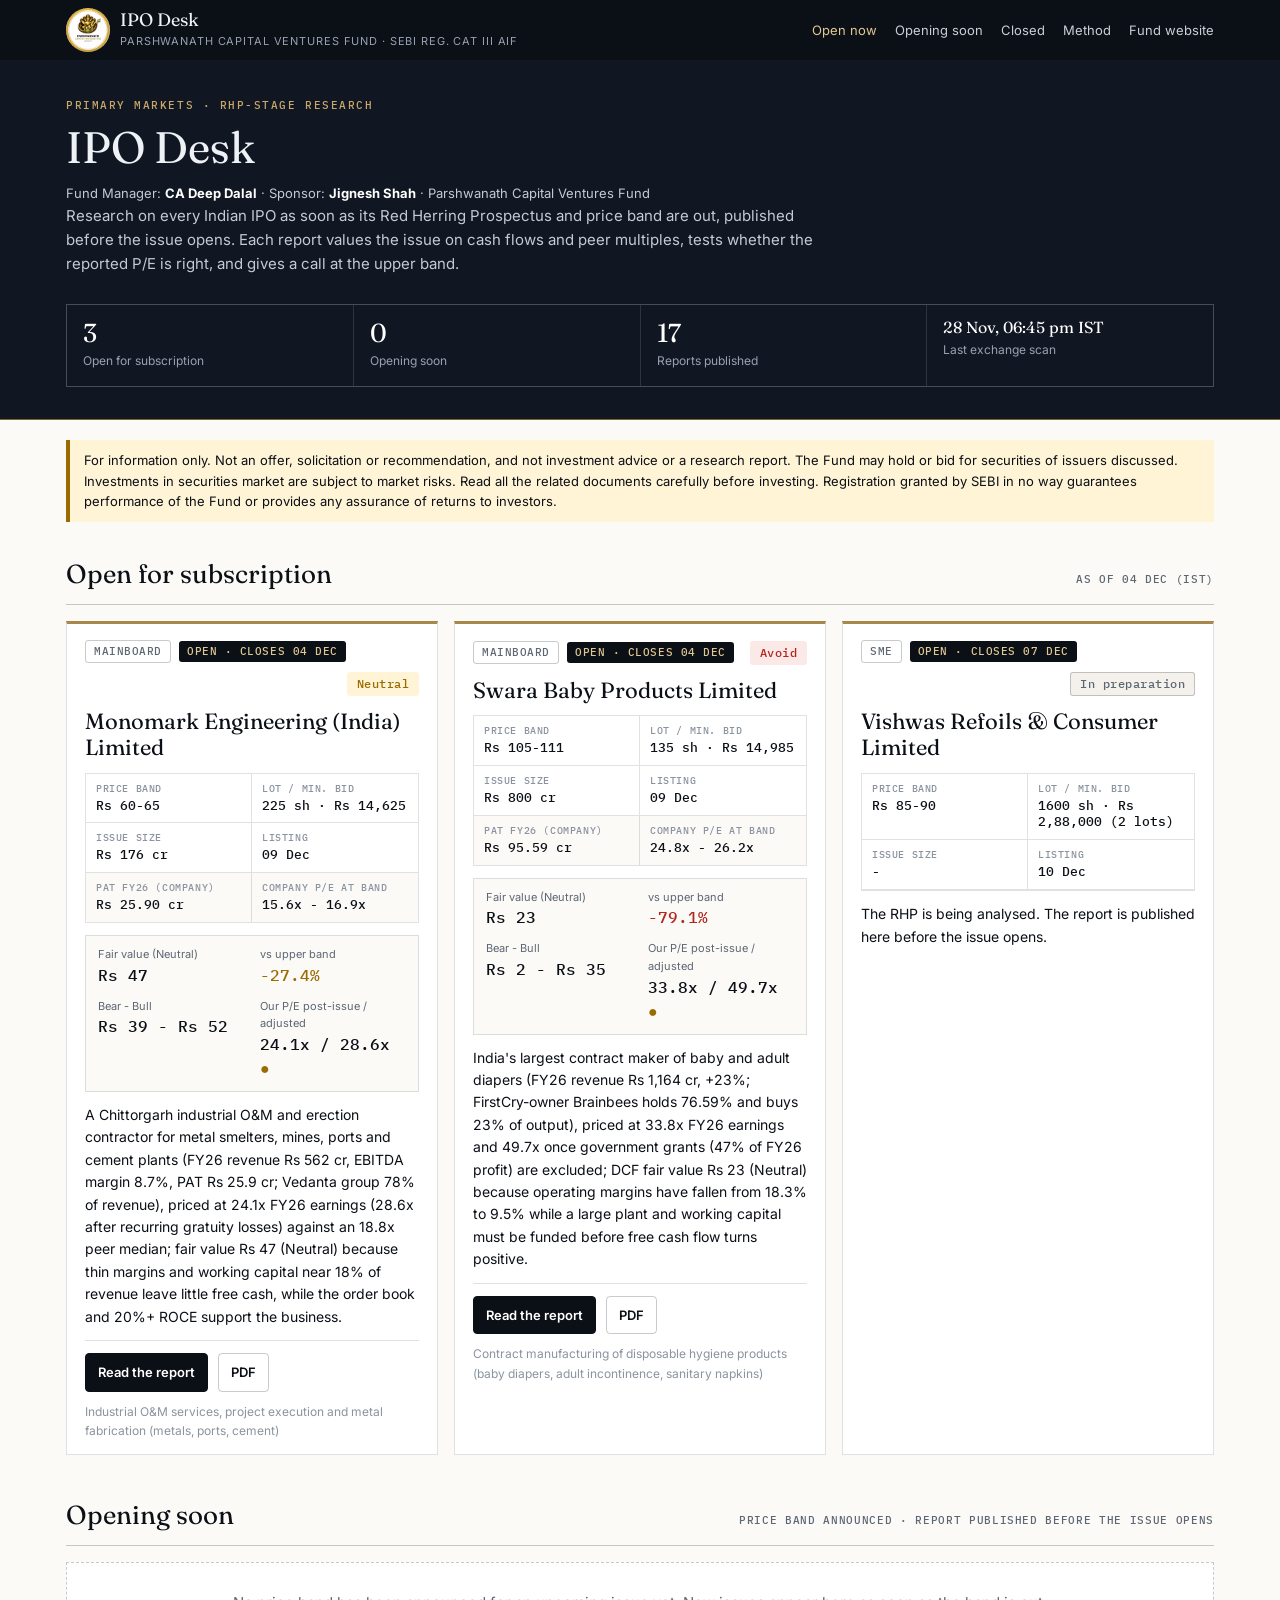
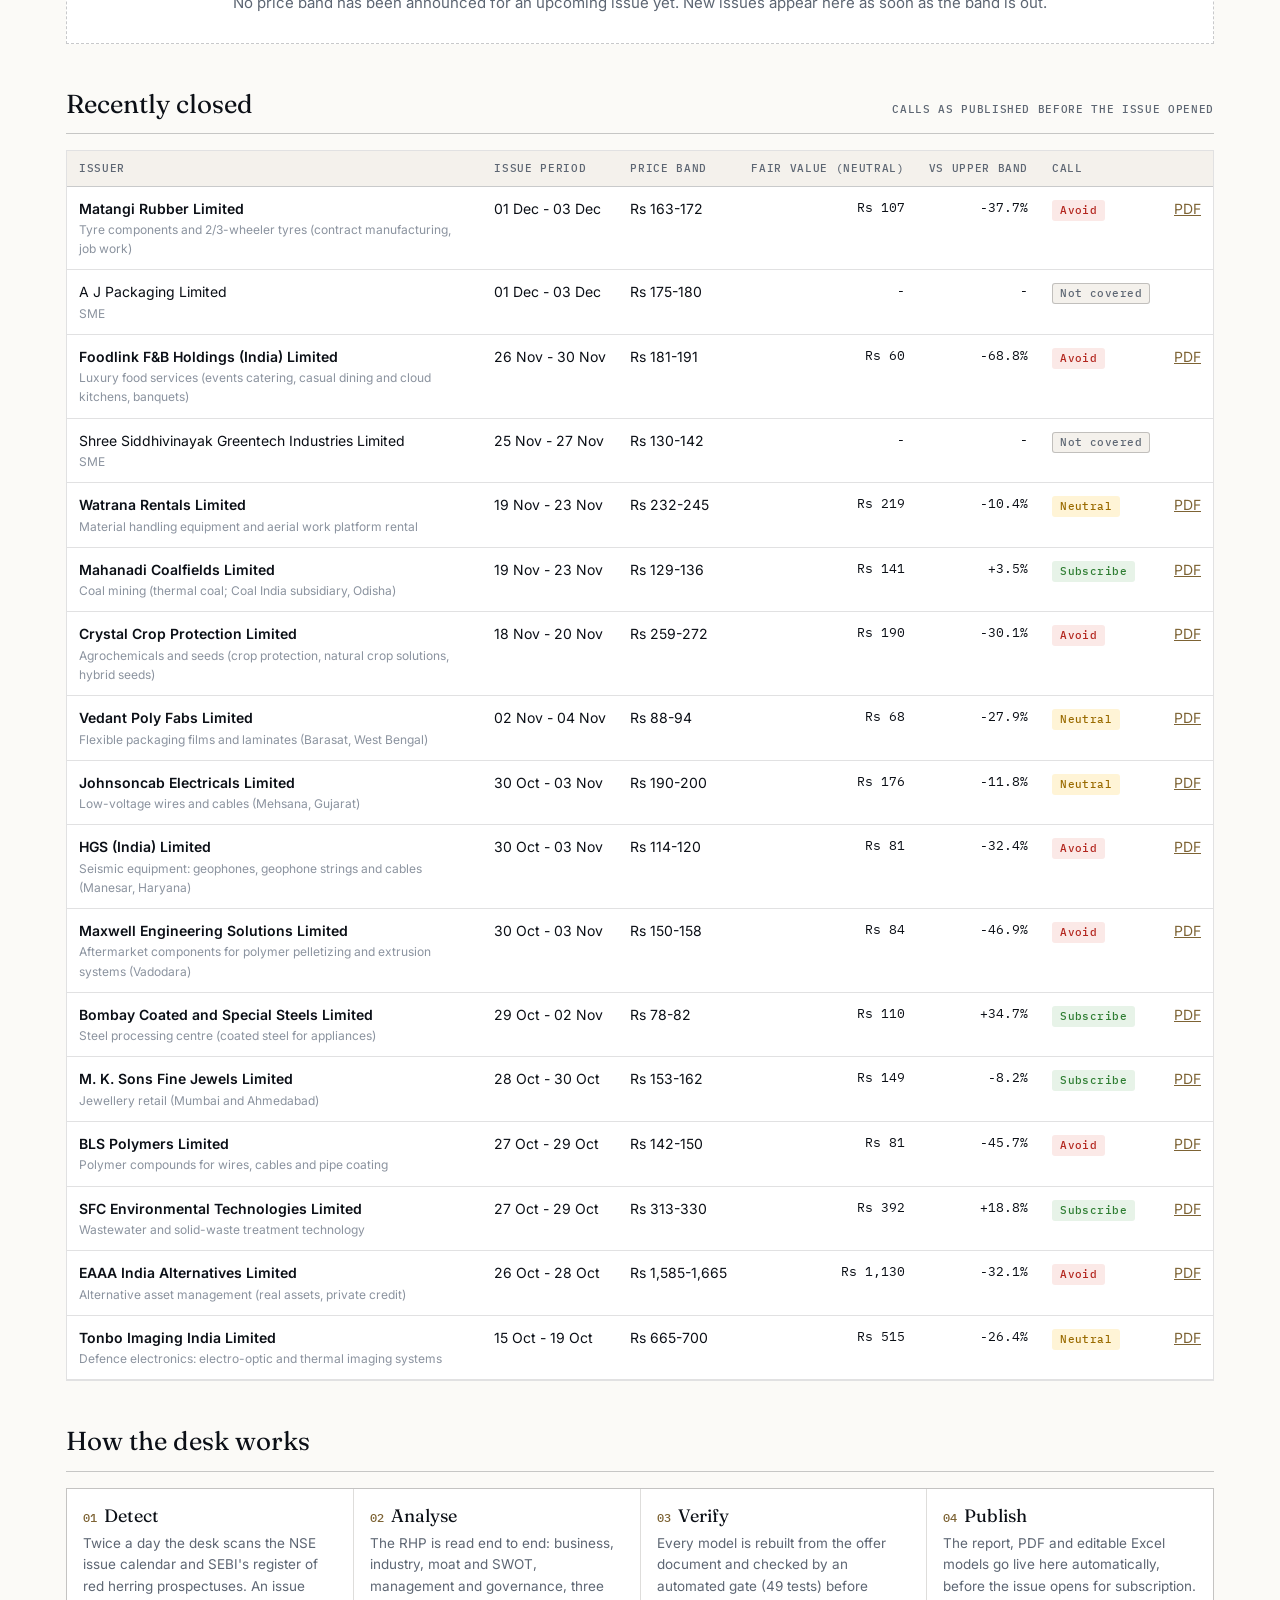
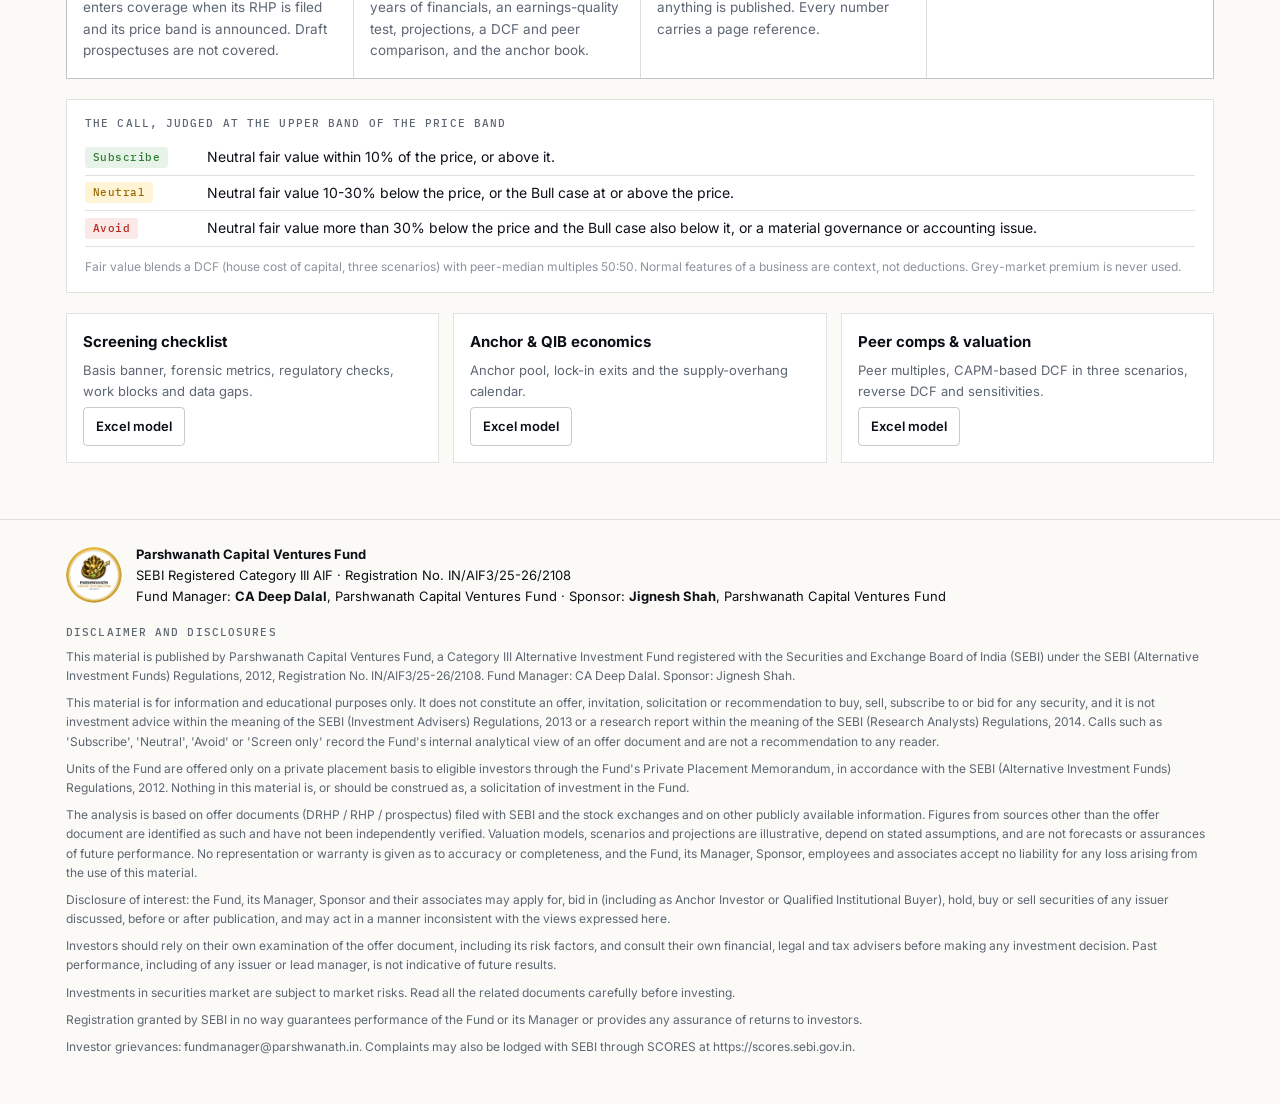
<file: ipo-analysis/index.html>
<!DOCTYPE html>
<html lang="en-IN">
<head>
<meta charset="utf-8">
<meta name="viewport" content="width=device-width, initial-scale=1">
<title>IPO Desk - Parshwanath Capital Ventures Fund</title>
<meta name="description" content="Institutional research on every Indian IPO once its Red Herring Prospectus and price band are out.">
<meta name="robots" content="noindex, nofollow">
<meta name="theme-color" content="#0b0f16">
<link rel="icon" href="../assets/img/favicon.svg" type="image/svg+xml">
<link rel="preconnect" href="https://fonts.googleapis.com">
<link rel="preconnect" href="https://fonts.gstatic.com" crossorigin>
<link rel="stylesheet" href="https://fonts.googleapis.com/css2?family=Fraunces:opsz,wght@9..144,300..500&amp;family=IBM+Plex+Mono:wght@400;500&amp;family=Inter:wght@400..700&amp;display=swap">
<link rel="stylesheet" href="assets/ipo.css">
</head>
<body data-page="list">
<header class="bar">
  <div class="wrap">
    <a class="bar__brand" href="index.html">
      <img class="bar__logo" src="assets/logo-128.png" width="44" height="44" alt="Parshwanath Capital Ventures Fund logo">
      <span><span class="bar__name">IPO Desk</span><span class="bar__sub">Parshwanath Capital Ventures Fund &middot; SEBI Reg. CAT III AIF</span></span>
    </a>
    <nav class="bar__links" aria-label="Sections">
      <a href="#open" aria-current="page">Open now</a>
      <a href="#upcoming">Opening soon</a>
      <a href="#closed">Closed</a>
      <a href="#method">Method</a>
      <a href="../index.html">Fund website</a>
    </nav>
  </div>
</header>

<section class="head">
  <div class="wrap">
    <p class="eyebrow">Primary markets &middot; RHP-stage research</p>
    <h1>IPO Desk</h1>
    <p class="people">Fund Manager: <strong>CA Deep Dalal</strong> &middot; Sponsor: <strong>Jignesh Shah</strong> &middot; Parshwanath Capital Ventures Fund</p>
    <p class="lead">Research on every Indian IPO as soon as its Red Herring Prospectus and price band are out, published before the issue opens. Each report values the issue on cash flows and peer multiples, tests whether the reported P/E is right, and gives a call at the upper band.</p>
    <div class="stats">
      <div class="stat"><b id="s-open">-</b><span>Open for subscription</span></div>
      <div class="stat"><b id="s-soon">-</b><span>Opening soon</span></div>
      <div class="stat"><b id="s-count">-</b><span>Reports published</span></div>
      <div class="stat"><b id="s-scan" class="stat--small">-</b><span>Last exchange scan</span></div>
    </div>
  </div>
</section>

<main class="wrap">
  <p class="disclaimer" data-disc-short>Investments in securities market are subject to market risks. Read all the related documents carefully before investing.</p>

  <section class="block" id="open">
    <div class="block__head"><h2>Open for subscription</h2><span class="block__meta" id="open-meta"></span></div>
    <div class="issue-grid" id="g-open"><div class="empty">Loading...</div></div>
  </section>

  <section class="block" id="upcoming">
    <div class="block__head"><h2>Opening soon</h2><span class="block__meta">Price band announced &middot; report published before the issue opens</span></div>
    <div class="issue-grid" id="g-soon"><div class="empty">Loading...</div></div>
  </section>

  <section class="block" id="closed">
    <div class="block__head"><h2>Recently closed</h2><span class="block__meta">Calls as published before the issue opened</span></div>
    <div class="tbl-wrap">
      <table class="tbl-closed">
        <thead><tr>
          <th>Issuer</th><th class="hide-sm">Issue period</th><th>Price band</th>
          <th class="num">Fair value (Neutral)</th><th class="num">vs upper band</th><th>Call</th><th class="hide-sm"></th>
        </tr></thead>
        <tbody id="t-closed"><tr><td colspan="7" class="muted">Loading...</td></tr></tbody>
      </table>
    </div>
  </section>

  <section class="block" id="method">
    <div class="block__head"><h2>How the desk works</h2></div>
    <ol class="steps">
      <li><b>Detect</b><span>Twice a day the desk scans the NSE issue calendar and SEBI's register of red herring prospectuses. An issue enters coverage when its RHP is filed and its price band is announced. Draft prospectuses are not covered.</span></li>
      <li><b>Analyse</b><span>The RHP is read end to end: business, industry, moat and SWOT, management and governance, three years of financials, an earnings-quality test, projections, a DCF and peer comparison, and the anchor book.</span></li>
      <li><b>Verify</b><span>Every model is rebuilt from the offer document and checked by an automated gate (49 tests) before anything is published. Every number carries a page reference.</span></li>
      <li><b>Publish</b><span>The report, PDF and editable Excel models go live here automatically, before the issue opens for subscription.</span></li>
    </ol>
    <div class="callrule">
      <h3>The call, judged at the upper band of the price band</h3>
      <div class="callrule__row"><span class="badge b-subscribe">Subscribe</span><span>Neutral fair value within 10% of the price, or above it.</span></div>
      <div class="callrule__row"><span class="badge b-neutral">Neutral</span><span>Neutral fair value 10-30% below the price, or the Bull case at or above the price.</span></div>
      <div class="callrule__row"><span class="badge b-avoid">Avoid</span><span>Neutral fair value more than 30% below the price and the Bull case also below it, or a material governance or accounting issue.</span></div>
      <p class="small muted">Fair value blends a DCF (house cost of capital, three scenarios) with peer-median multiples 50:50. Normal features of a business are context, not deductions. Grey-market premium is never used.</p>
    </div>
    <div class="cards cards--models">
      <div class="card"><h3>Screening checklist</h3><p>Basis banner, forensic metrics, regulatory checks, work blocks and data gaps.</p><a class="btn btn--ghost" href="templates/01_DRHP_Screening_Checklist.xlsx" download>Excel model</a></div>
      <div class="card"><h3>Anchor &amp; QIB economics</h3><p>Anchor pool, lock-in exits and the supply-overhang calendar.</p><a class="btn btn--ghost" href="templates/02_Anchor_QIB_Economics.xlsx" download>Excel model</a></div>
      <div class="card"><h3>Peer comps &amp; valuation</h3><p>Peer multiples, CAPM-based DCF in three scenarios, reverse DCF and sensitivities.</p><a class="btn btn--ghost" href="templates/03_Peer_Comps_Valuation.xlsx" download>Excel model</a></div>
    </div>
  </section>
</main>

<footer class="foot">
  <div class="wrap">
    <div class="foot__brand">
      <img src="assets/logo-128.png" width="56" height="56" alt="">
      <div>
        <strong>Parshwanath Capital Ventures Fund</strong><br>
        SEBI Registered Category III AIF &middot; Registration No. IN/AIF3/25-26/2108<br>
        Fund Manager: <strong>CA Deep Dalal</strong>, Parshwanath Capital Ventures Fund &middot;
        Sponsor: <strong>Jignesh Shah</strong>, Parshwanath Capital Ventures Fund
      </div>
    </div>
    <h3 class="foot__h">Disclaimer and disclosures</h3>
    <div data-disc-full><p>Investments in securities market are subject to market risks. Read all the related documents carefully before investing.</p></div>
  </div>
</footer>
<script src="assets/charts.js"></script>
<script src="assets/dashboard.js"></script>
<script src="assets/ipo.js"></script>
</body>
</html>
</file>
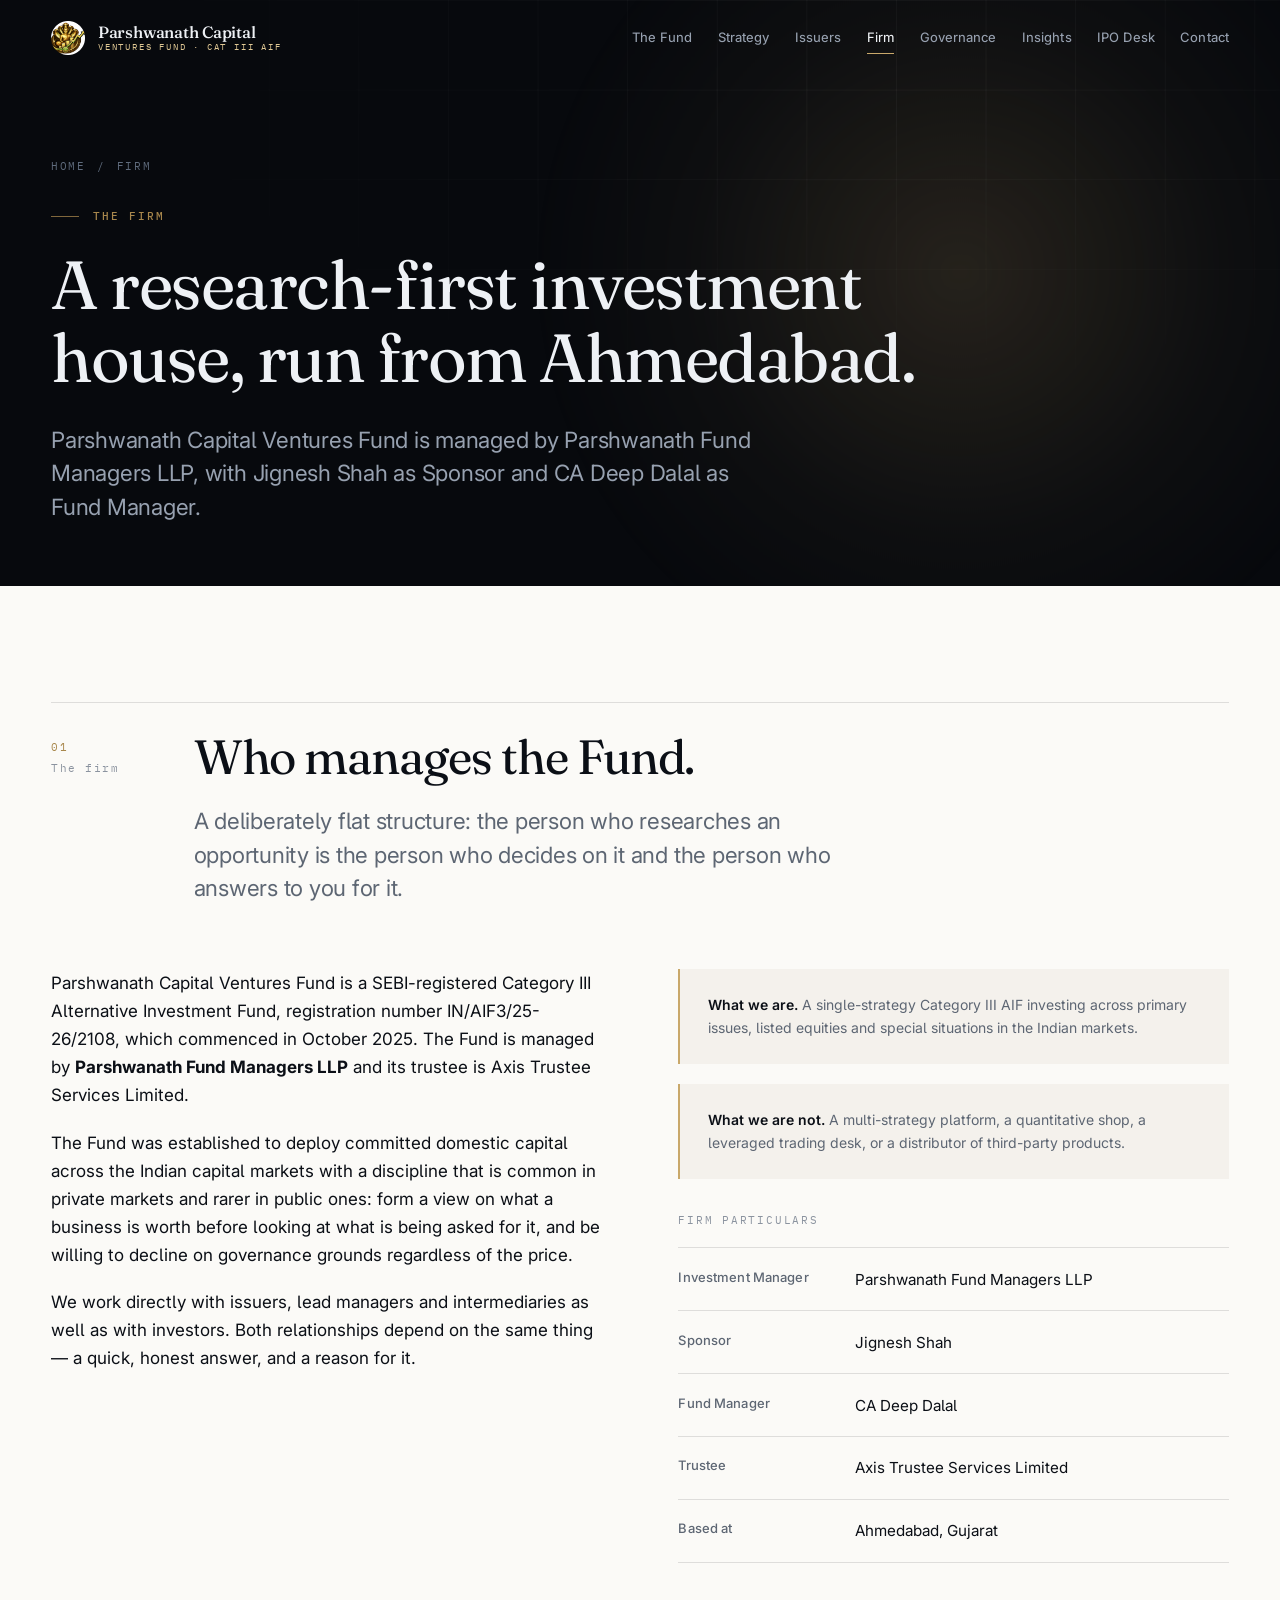
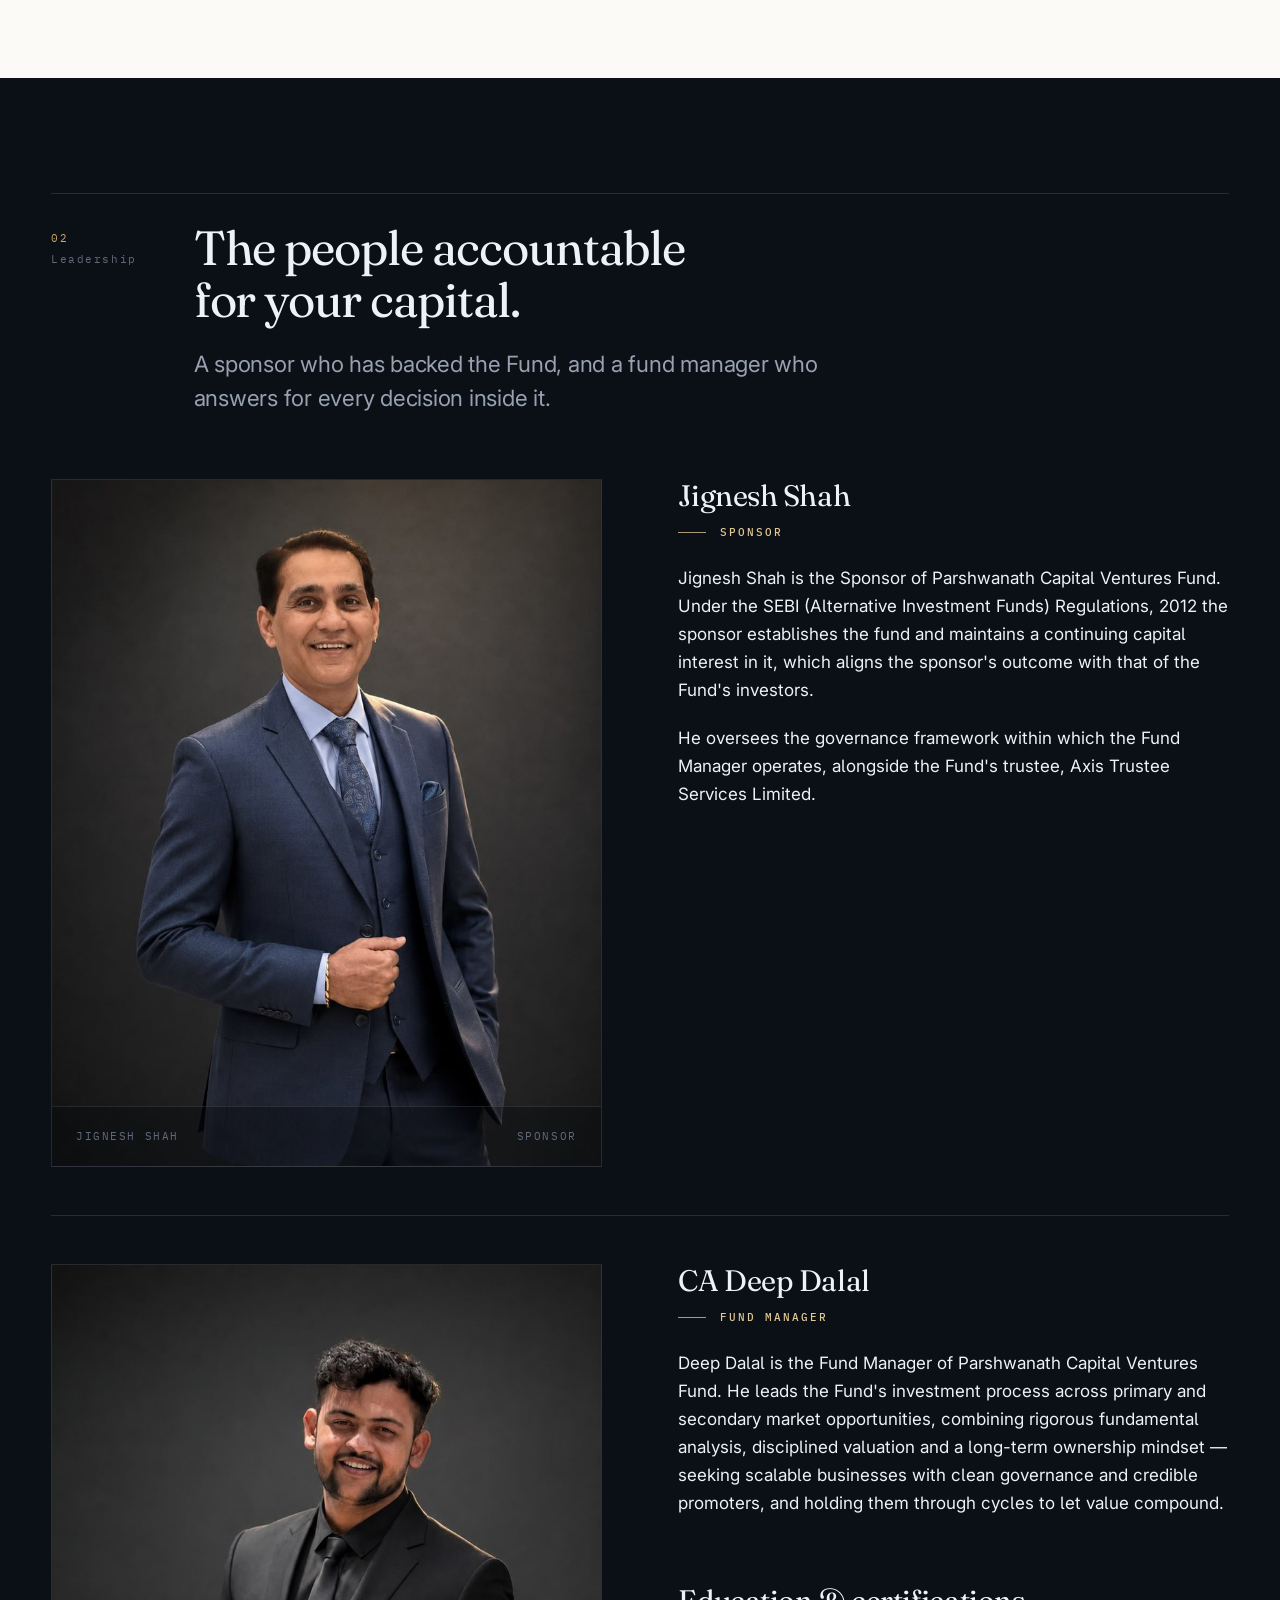
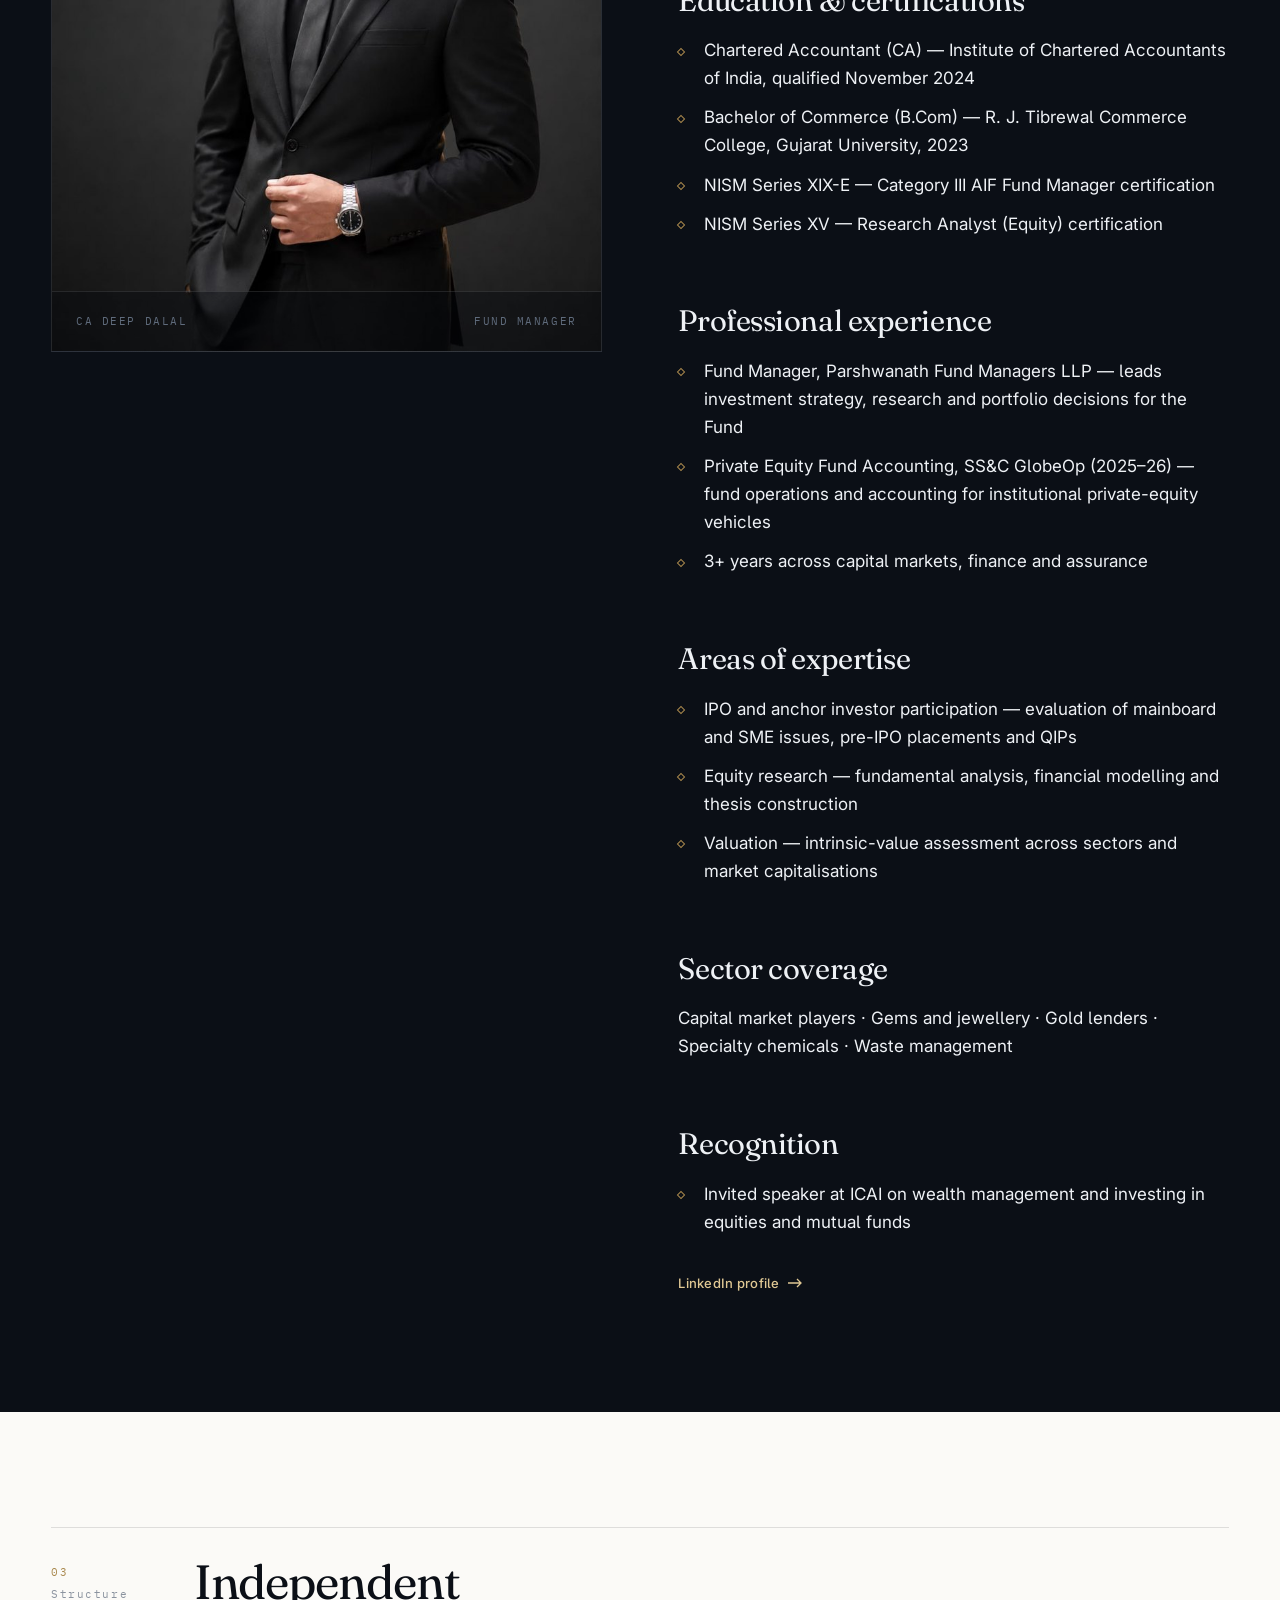
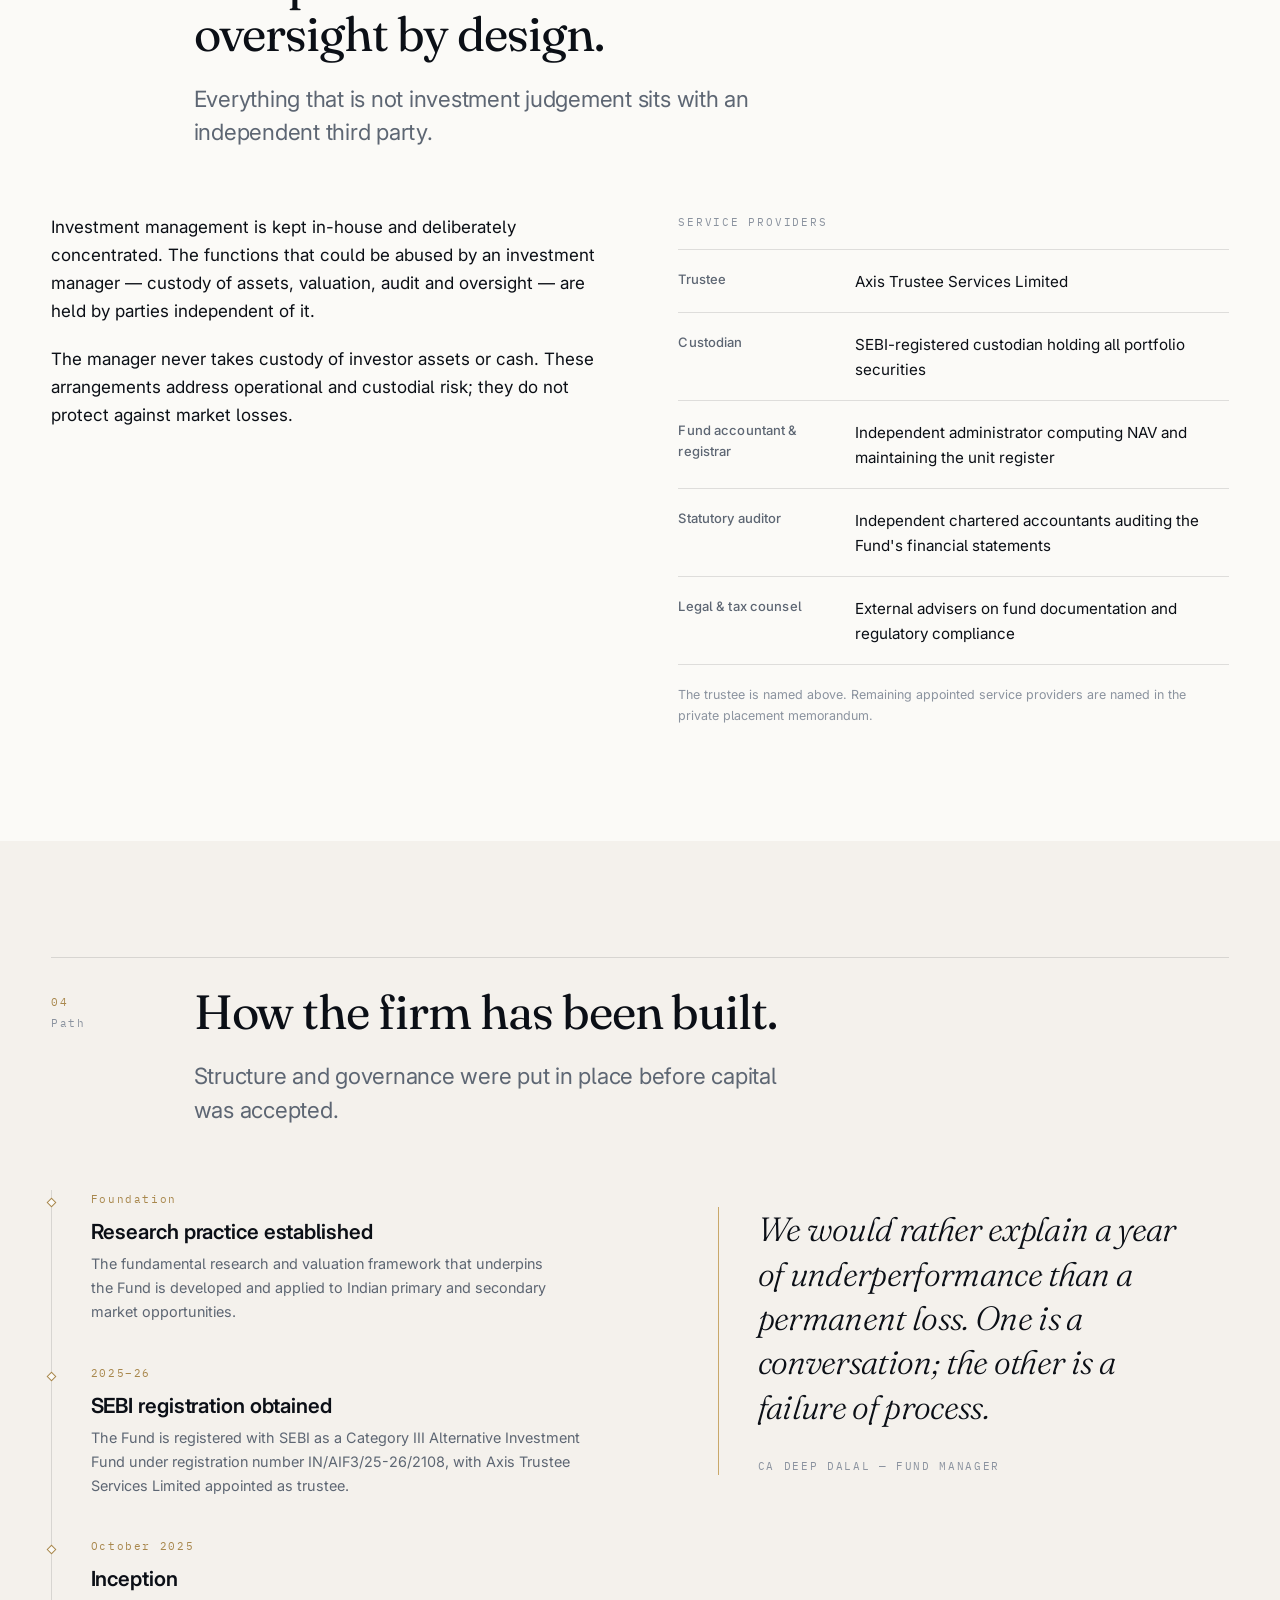
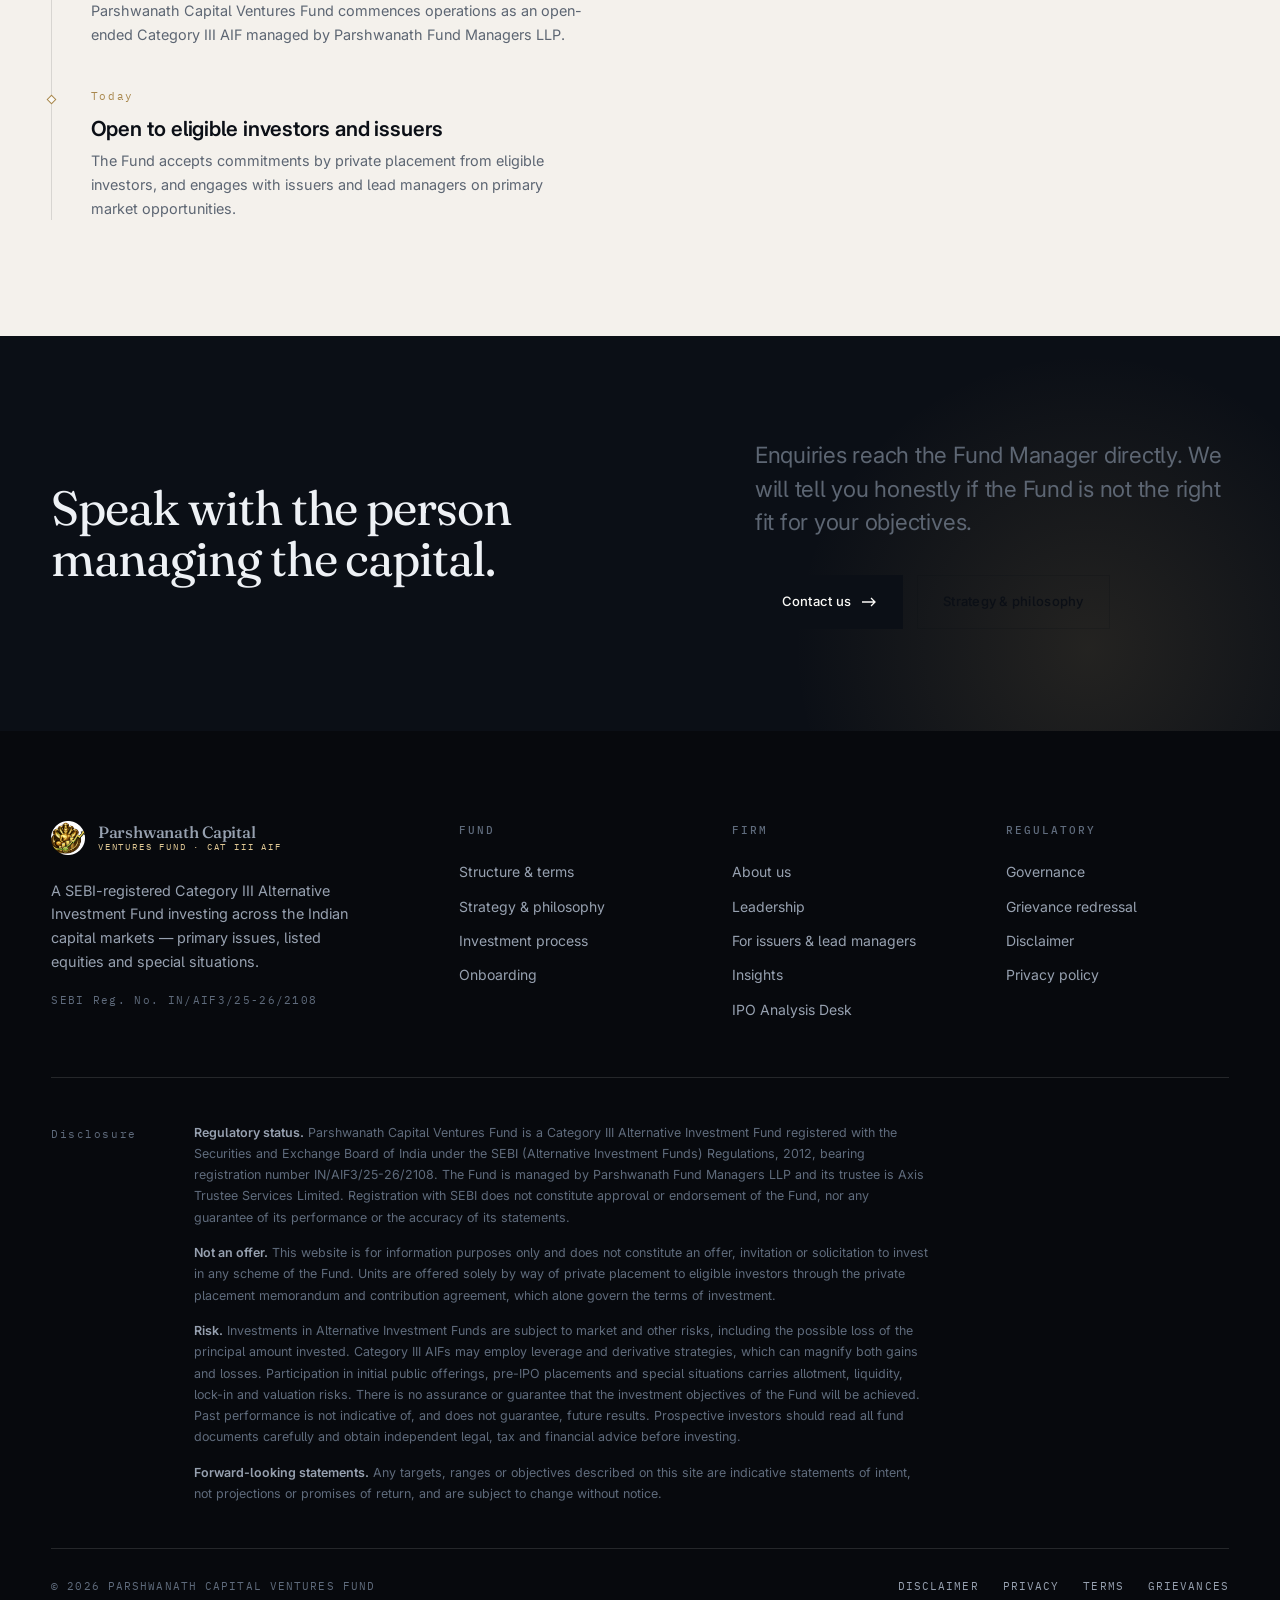
<file: about.html>
<!DOCTYPE html>
<html lang="en-IN">
<head>
<meta charset="utf-8">
<meta name="viewport" content="width=device-width, initial-scale=1">
<title>The Firm — Parshwanath Capital Ventures Fund</title>
<meta name="description" content="Parshwanath Capital Ventures Fund is managed by Parshwanath Fund Managers LLP, with Jignesh Shah as Sponsor and CA Deep Dalal as Fund Manager. Trustee: Axis Trustee Services Limited.">
<meta name="theme-color" content="#07090d">
<link rel="canonical" href="https://parshwanath.in/about.html">
<meta property="og:type" content="website">
<meta property="og:title" content="The Firm — Parshwanath Capital Ventures Fund">
<meta property="og:description" content="Parshwanath Capital Ventures Fund is managed by Parshwanath Fund Managers LLP, with Jignesh Shah as Sponsor and CA Deep Dalal as Fund Manager. Trustee: Axis Trustee Services Limited.">
<meta property="og:locale" content="en_IN">
<link rel="icon" href="assets/img/favicon.svg" type="image/svg+xml">
<link rel="preconnect" href="https://fonts.googleapis.com">
<link rel="preconnect" href="https://fonts.gstatic.com" crossorigin>
<link rel="stylesheet" href="https://fonts.googleapis.com/css2?family=Fraunces:ital,opsz,wght,SOFT,WONK@0,9..144,300..600,0..100,0..1;1,9..144,300..500,0..100,0..1&amp;family=IBM+Plex+Mono:wght@400;500&amp;family=Inter:wght@300..700&amp;display=swap">
<link rel="stylesheet" href="assets/css/main.css">
</head>
<body>
<a class="skip-link" href="#main">Skip to content</a>
<div class="progress" data-progress></div>

<header class="nav" data-nav data-solid="false">
  <div class="nav__inner">
    <a class="brand" href="index.html" aria-label="Parshwanath Capital Ventures Fund — home">
      <span class="brand__emblem">
        <img src="assets/img/mark.png" alt="" width="68" height="68"
             onload="this.closest('.brand__emblem').setAttribute('data-img','ok')">
        <svg class="brand__mark" viewBox="0 0 48 48" aria-hidden="true" focusable="false">
        <path d="M24 2.5 45.5 24 24 45.5 2.5 24Z" fill="none" stroke="#c9a86a" stroke-width="1.25"/>
        <g fill="#c9a86a">
          <rect x="14.5" y="25" width="4" height="7" opacity="0.55"/>
          <rect x="22" y="20" width="4" height="12" opacity="0.78"/>
          <rect x="29.5" y="14" width="4" height="18"/>
        </g>
      </svg>
      </span>
      <span class="brand__text">
        <span class="brand__name">Parshwanath Capital</span>
        <span class="brand__sub">Ventures Fund &middot; CAT III AIF</span>
      </span>
    </a>

    <nav class="nav__links" aria-label="Primary">
      <a class="nav__link" href="fund.html">The Fund</a>
      <a class="nav__link" href="philosophy.html">Strategy</a>
      <a class="nav__link" href="issuers.html">Issuers</a>
      <a class="nav__link" href="about.html" aria-current="page">Firm</a>
      <a class="nav__link" href="governance.html">Governance</a>
      <a class="nav__link" href="insights.html">Insights</a>
      <a class="nav__link" href="ipo-analysis/">IPO Desk</a>
      <a class="nav__link" href="contact.html">Contact</a>
    </nav>

    <button class="nav__toggle" type="button" data-nav-toggle aria-expanded="false" aria-controls="nav-drawer" aria-label="Toggle navigation">
      <span></span>
    </button>
  </div>
</header>

<div class="nav__drawer" id="nav-drawer" data-nav-drawer data-open="false">
  <a href="fund.html">The Fund <span>01</span></a>
  <a href="philosophy.html">Strategy <span>02</span></a>
  <a href="issuers.html">Issuers <span>03</span></a>
  <a href="about.html">Firm <span>04</span></a>
  <a href="governance.html">Governance <span>05</span></a>
  <a href="insights.html">Insights <span>06</span></a>
  <a href="ipo-analysis/">IPO Desk <span>07</span></a>
  <a href="contact.html">Contact <span>08</span></a>
  <a class="btn" href="contact.html">Request the private placement memorandum <svg class="btn__arrow" width="14" height="10" viewBox="0 0 14 10" fill="none" aria-hidden="true"><path d="M9 1l4 4-4 4M13 5H0" stroke="currentColor" stroke-width="1.3"/></svg></a>
</div>

<main id="main">

<section class="pagehead">
  <div class="hero__grid" aria-hidden="true"></div>
  <div class="hero__bloom" aria-hidden="true"></div>
  <div class="pagehead__inner wrap">
    <p class="pagehead__crumbs"><a href="index.html">Home</a> <span>/</span> <span>Firm</span></p>
    <p class="eyebrow">The Firm</p>
    <h1>A research-first investment house, run from Ahmedabad.</h1>
    <p class="lead">Parshwanath Capital Ventures Fund is managed by Parshwanath Fund Managers LLP, with Jignesh Shah as Sponsor and CA Deep Dalal as Fund Manager.</p>
  </div>
</section>

<section class="section">
  <div class="wrap">
    <div class="sec-head" data-reveal>
      <div class="sec-head__idx"><span>01</span>The firm</div>
      <div class="sec-head__body">
        <h2>Who manages the Fund.</h2>
        <p class="lead">A deliberately flat structure: the person who researches an opportunity is the person who decides on it and the person who answers to you for it.</p>
      </div>
    </div>

    <div class="split split--top">
      <div class="prose" data-reveal>
        <p>
          Parshwanath Capital Ventures Fund is a SEBI-registered Category III Alternative
          Investment Fund, registration number IN/AIF3/25-26/2108, which commenced in
          October 2025. The Fund is managed by <strong>Parshwanath Fund Managers LLP</strong>
          and its trustee is Axis Trustee Services Limited.
        </p>
        <p>
          The Fund was established to deploy committed domestic capital across the Indian
          capital markets with a discipline that is common in private markets and rarer in
          public ones: form a view on what a business is worth before looking at what is
          being asked for it, and be willing to decline on governance grounds regardless of
          the price.
        </p>
        <p>
          We work directly with issuers, lead managers and intermediaries as well as with
          investors. Both relationships depend on the same thing — a quick, honest answer,
          and a reason for it.
        </p>
      </div>
      <div data-reveal>
        <div class="notice">
          <strong>What we are.</strong> A single-strategy Category III AIF investing across
          primary issues, listed equities and special situations in the Indian markets.
        </div>
        <div class="notice mt-2">
          <strong>What we are not.</strong> A multi-strategy platform, a quantitative shop, a
          leveraged trading desk, or a distributor of third-party products.
        </div>
        <div class="table-scroll mt-3">
          <table class="terms">
            <caption>Firm particulars</caption>
            <tbody>
              <tr><th scope="row">Investment Manager</th><td>Parshwanath Fund Managers LLP</td></tr>
              <tr><th scope="row">Sponsor</th><td>Jignesh Shah</td></tr>
              <tr><th scope="row">Fund Manager</th><td>CA Deep Dalal</td></tr>
              <tr><th scope="row">Trustee</th><td>Axis Trustee Services Limited</td></tr>
              <tr><th scope="row">Based at</th><td>Ahmedabad, Gujarat</td></tr>
            </tbody>
          </table>
        </div>
      </div>
    </div>
  </div>
</section>

<section class="section on-ink" id="leadership">
  <div class="wrap">
    <div class="sec-head" data-reveal>
      <div class="sec-head__idx"><span>02</span>Leadership</div>
      <div class="sec-head__body">
        <h2>The people accountable for your capital.</h2>
        <p class="lead">A sponsor who has backed the Fund, and a fund manager who answers for every decision inside it.</p>
      </div>
    </div>

    <div class="split split--top">
      <div>
        <figure class="portrait" data-reveal>
        <img src="assets/img/jignesh-shah.jpg" alt="Portrait of Jignesh Shah, Sponsor" loading="lazy"
             onload="this.closest('.portrait').setAttribute('data-img','ok')">
        <span class="portrait__monogram" aria-hidden="true">JS</span>
        <figcaption class="portrait__cap"><span>Jignesh Shah</span><span>Sponsor</span></figcaption>
      </figure>
      </div>
      <div class="prose" data-reveal>
        <h3 style="margin-top:0">Jignesh Shah</h3>
        <p class="eyebrow" style="margin-top:-0.5rem">Sponsor</p>
        <p>
          Jignesh Shah is the Sponsor of Parshwanath Capital Ventures Fund. Under the SEBI
          (Alternative Investment Funds) Regulations, 2012 the sponsor establishes the fund
          and maintains a continuing capital interest in it, which aligns the sponsor's
          outcome with that of the Fund's investors.
        </p>
        <p>
          He oversees the governance framework within which the Fund Manager operates, alongside the
          Fund's trustee, Axis Trustee Services Limited.
        </p>
      </div>
    </div>

    <hr class="rule mt-4">

    <div class="split split--top mt-4">
      <div>
        <figure class="portrait" data-reveal>
        <img src="assets/img/deep-dalal.jpg" alt="Portrait of CA Deep Dalal, Fund Manager" loading="lazy"
             onload="this.closest('.portrait').setAttribute('data-img','ok')">
        <span class="portrait__monogram" aria-hidden="true">DD</span>
        <figcaption class="portrait__cap"><span>CA Deep Dalal</span><span>Fund Manager</span></figcaption>
      </figure>
      </div>
      <div class="prose" data-reveal>
        <h3 style="margin-top:0">CA Deep Dalal</h3>
        <p class="eyebrow" style="margin-top:-0.5rem">Fund Manager</p>
        <p>
          Deep Dalal is the Fund Manager of Parshwanath Capital Ventures Fund. He leads the
          Fund's investment process across primary and secondary market opportunities,
          combining rigorous fundamental analysis, disciplined valuation and a long-term
          ownership mindset &mdash; seeking scalable businesses with clean governance and
          credible promoters, and holding them through cycles to let value compound.
        </p>

        <h3>Education &amp; certifications</h3>
        <ul>
          <li>Chartered Accountant (CA) &mdash; Institute of Chartered Accountants of India, qualified November 2024</li>
          <li>Bachelor of Commerce (B.Com) &mdash; R. J. Tibrewal Commerce College, Gujarat University, 2023</li>
          <li>NISM Series XIX-E &mdash; Category III AIF Fund Manager certification</li>
          <li>NISM Series XV &mdash; Research Analyst (Equity) certification</li>
        </ul>

        <h3>Professional experience</h3>
        <ul>
          <li>Fund Manager, Parshwanath Fund Managers LLP &mdash; leads investment strategy, research and portfolio decisions for the Fund</li>
          <li>Private Equity Fund Accounting, SS&amp;C GlobeOp (2025&ndash;26) &mdash; fund operations and accounting for institutional private-equity vehicles</li>
          <li>3+ years across capital markets, finance and assurance</li>
        </ul>

        <h3>Areas of expertise</h3>
        <ul>
          <li>IPO and anchor investor participation &mdash; evaluation of mainboard and SME issues, pre-IPO placements and QIPs</li>
          <li>Equity research &mdash; fundamental analysis, financial modelling and thesis construction</li>
          <li>Valuation &mdash; intrinsic-value assessment across sectors and market capitalisations</li>
        </ul>

        <h3>Sector coverage</h3>
        <p>
          Capital market players &middot; Gems and jewellery &middot; Gold lenders &middot;
          Specialty chemicals &middot; Waste management
        </p>

        <h3>Recognition</h3>
        <ul>
          <li>Invited speaker at ICAI on wealth management and investing in equities and mutual funds</li>
        </ul>

        <p class="mt-3">
          <a class="link-arrow" href="https://www.linkedin.com/in/ca-deep-dalal" rel="noopener noreferrer" target="_blank">LinkedIn profile <svg width="14" height="10" viewBox="0 0 14 10" fill="none" aria-hidden="true"><path d="M9 1l4 4-4 4M13 5H0" stroke="currentColor" stroke-width="1.3"/></svg></a>
        </p>
      </div>
    </div>
  </div>
</section>

<section class="section">
  <div class="wrap">
    <div class="sec-head" data-reveal>
      <div class="sec-head__idx"><span>03</span>Structure</div>
      <div class="sec-head__body">
        <h2>Independent oversight by design.</h2>
        <p class="lead">Everything that is not investment judgement sits with an independent third party.</p>
      </div>
    </div>

    <div class="split split--top">
      <div class="prose" data-reveal>
        <p>
          Investment management is kept in-house and deliberately concentrated. The functions
          that could be abused by an investment manager &mdash; custody of assets, valuation,
          audit and oversight &mdash; are held by parties independent of it.
        </p>
        <p>
          The manager never takes custody of investor assets or cash. These arrangements
          address operational and custodial risk; they do not protect against market losses.
        </p>
      </div>
      <div data-reveal>
        <div class="table-scroll">
          <table class="terms">
            <caption>Service providers</caption>
            <tbody>
              <tr><th scope="row">Trustee</th><td>Axis Trustee Services Limited</td></tr>
              <tr><th scope="row">Custodian</th><td>SEBI-registered custodian holding all portfolio securities</td></tr>
              <tr><th scope="row">Fund accountant &amp; registrar</th><td>Independent administrator computing NAV and maintaining the unit register</td></tr>
              <tr><th scope="row">Statutory auditor</th><td>Independent chartered accountants auditing the Fund's financial statements</td></tr>
              <tr><th scope="row">Legal &amp; tax counsel</th><td>External advisers on fund documentation and regulatory compliance</td></tr>
            </tbody>
          </table>
        </div>
        <p class="alloc__note mt-2">
          The trustee is named above. Remaining appointed service providers are named in the
          private placement memorandum.
        </p>
      </div>
    </div>
  </div>
</section>

<section class="section on-paper-2">
  <div class="wrap">
    <div class="sec-head" data-reveal>
      <div class="sec-head__idx"><span>04</span>Path</div>
      <div class="sec-head__body">
        <h2>How the firm has been built.</h2>
        <p class="lead">Structure and governance were put in place before capital was accepted.</p>
      </div>
    </div>

    <div class="split split--top">
      <div class="timeline" data-reveal>
        <div class="timeline__item">
          <span class="timeline__year">Foundation</span>
          <h4>Research practice established</h4>
          <p>The fundamental research and valuation framework that underpins the Fund is developed and applied to Indian primary and secondary market opportunities.</p>
        </div>
        <div class="timeline__item">
          <span class="timeline__year">2025&ndash;26</span>
          <h4>SEBI registration obtained</h4>
          <p>The Fund is registered with SEBI as a Category III Alternative Investment Fund under registration number IN/AIF3/25-26/2108, with Axis Trustee Services Limited appointed as trustee.</p>
        </div>
        <div class="timeline__item">
          <span class="timeline__year">October 2025</span>
          <h4>Inception</h4>
          <p>Parshwanath Capital Ventures Fund commences operations as an open-ended Category III AIF managed by Parshwanath Fund Managers LLP.</p>
        </div>
        <div class="timeline__item">
          <span class="timeline__year">Today</span>
          <h4>Open to eligible investors and issuers</h4>
          <p>The Fund accepts commitments by private placement from eligible investors, and engages with issuers and lead managers on primary market opportunities.</p>
        </div>
      </div>
      <div data-reveal>
        <figure class="quote">
          <blockquote>
            We would rather explain a year of underperformance than a permanent loss. One is
            a conversation; the other is a failure of process.
          </blockquote>
          <figcaption>CA Deep Dalal &mdash; Fund Manager</figcaption>
        </figure>
      </div>
    </div>
  </div>
</section>
<section class="cta">
  <div class="wrap cta__inner">
    <h2 data-reveal>Speak with the person managing the capital.</h2>
    <div data-reveal>
      <p class="lead" style="max-width:44ch">Enquiries reach the Fund Manager directly. We will tell you honestly if the Fund is not the right fit for your objectives.</p>
      <div class="btn-row">
        <a class="btn" href="contact.html">Contact us <svg class="btn__arrow" width="14" height="10" viewBox="0 0 14 10" fill="none" aria-hidden="true"><path d="M9 1l4 4-4 4M13 5H0" stroke="currentColor" stroke-width="1.3"/></svg></a>
        <a class="btn btn--ghost" href="philosophy.html">Strategy &amp; philosophy</a>
      </div>
    </div>
  </div>
</section>

</main>

<footer class="footer">
  <div class="wrap">
    <div class="footer__top">
      <div class="footer__col">
        <a class="brand" href="index.html" aria-label="Parshwanath Capital Ventures Fund — home">
      <span class="brand__emblem">
        <img src="assets/img/mark.png" alt="" width="68" height="68"
             onload="this.closest('.brand__emblem').setAttribute('data-img','ok')">
        <svg class="brand__mark" viewBox="0 0 48 48" aria-hidden="true" focusable="false">
        <path d="M24 2.5 45.5 24 24 45.5 2.5 24Z" fill="none" stroke="#c9a86a" stroke-width="1.25"/>
        <g fill="#c9a86a">
          <rect x="14.5" y="25" width="4" height="7" opacity="0.55"/>
          <rect x="22" y="20" width="4" height="12" opacity="0.78"/>
          <rect x="29.5" y="14" width="4" height="18"/>
        </g>
      </svg>
      </span>
      <span class="brand__text">
        <span class="brand__name">Parshwanath Capital</span>
        <span class="brand__sub">Ventures Fund &middot; CAT III AIF</span>
      </span>
    </a>
        <p class="footer__brandline">
          A SEBI-registered Category III Alternative Investment Fund investing across the
          Indian capital markets — primary issues, listed equities and special situations.
        </p>
        <p class="footer__regline num">SEBI Reg. No. IN/AIF3/25-26/2108</p>
      </div>

      <div class="footer__col">
        <h5>Fund</h5>
        <ul>
          <li><a href="fund.html">Structure &amp; terms</a></li>
          <li><a href="philosophy.html">Strategy &amp; philosophy</a></li>
          <li><a href="philosophy.html#process">Investment process</a></li>
          <li><a href="fund.html#onboarding">Onboarding</a></li>
        </ul>
      </div>

      <div class="footer__col">
        <h5>Firm</h5>
        <ul>
          <li><a href="about.html">About us</a></li>
          <li><a href="about.html#leadership">Leadership</a></li>
          <li><a href="issuers.html">For issuers &amp; lead managers</a></li>
          <li><a href="insights.html">Insights</a></li>
          <li><a href="ipo-analysis/">IPO Analysis Desk</a></li>
        </ul>
      </div>

      <div class="footer__col">
        <h5>Regulatory</h5>
        <ul>
          <li><a href="governance.html">Governance</a></li>
          <li><a href="governance.html#grievance">Grievance redressal</a></li>
          <li><a href="legal.html">Disclaimer</a></li>
          <li><a href="legal.html#privacy">Privacy policy</a></li>
        </ul>
      </div>
    </div>

    <div class="footer__disclaimer">
      <div class="sec-head__idx">Disclosure</div>
      <div>
        <p>
          <strong>Regulatory status.</strong> Parshwanath Capital Ventures Fund is a
          Category III Alternative Investment Fund registered with the Securities and
          Exchange Board of India under the SEBI (Alternative Investment Funds) Regulations,
          2012, bearing registration number IN/AIF3/25-26/2108. The Fund is managed by
          Parshwanath Fund Managers LLP and its trustee is Axis Trustee Services Limited.
          Registration with SEBI does not constitute approval or endorsement of the Fund,
          nor any guarantee of its performance or the accuracy of its statements.
        </p>
        <p>
          <strong>Not an offer.</strong> This website is for information purposes only and
          does not constitute an offer, invitation or solicitation to invest in any scheme
          of the Fund. Units are offered solely by way of private placement to eligible
          investors through the private placement memorandum and contribution agreement,
          which alone govern the terms of investment.
        </p>
        <p>
          <strong>Risk.</strong> Investments in Alternative Investment Funds are subject to
          market and other risks, including the possible loss of the principal amount
          invested. Category III AIFs may employ leverage and derivative strategies, which
          can magnify both gains and losses. Participation in initial public offerings,
          pre-IPO placements and special situations carries allotment, liquidity, lock-in
          and valuation risks. There is no assurance or guarantee that the investment
          objectives of the Fund will be achieved. Past performance is not indicative of,
          and does not guarantee, future results. Prospective investors should read all fund
          documents carefully and obtain independent legal, tax and financial advice before
          investing.
        </p>
        <p>
          <strong>Forward-looking statements.</strong> Any targets, ranges or objectives
          described on this site are indicative statements of intent, not projections or
          promises of return, and are subject to change without notice.
        </p>
      </div>
    </div>

    <div class="footer__base">
      <span>&copy; <span data-year>2026</span> Parshwanath Capital Ventures Fund</span>
      <nav aria-label="Legal">
        <a href="legal.html">Disclaimer</a>
        <a href="legal.html#privacy">Privacy</a>
        <a href="legal.html#terms">Terms</a>
        <a href="governance.html#grievance">Grievances</a>
      </nav>
    </div>
  </div>
</footer>

<script src="assets/js/main.js" defer></script>
</body>
</html>
</file>
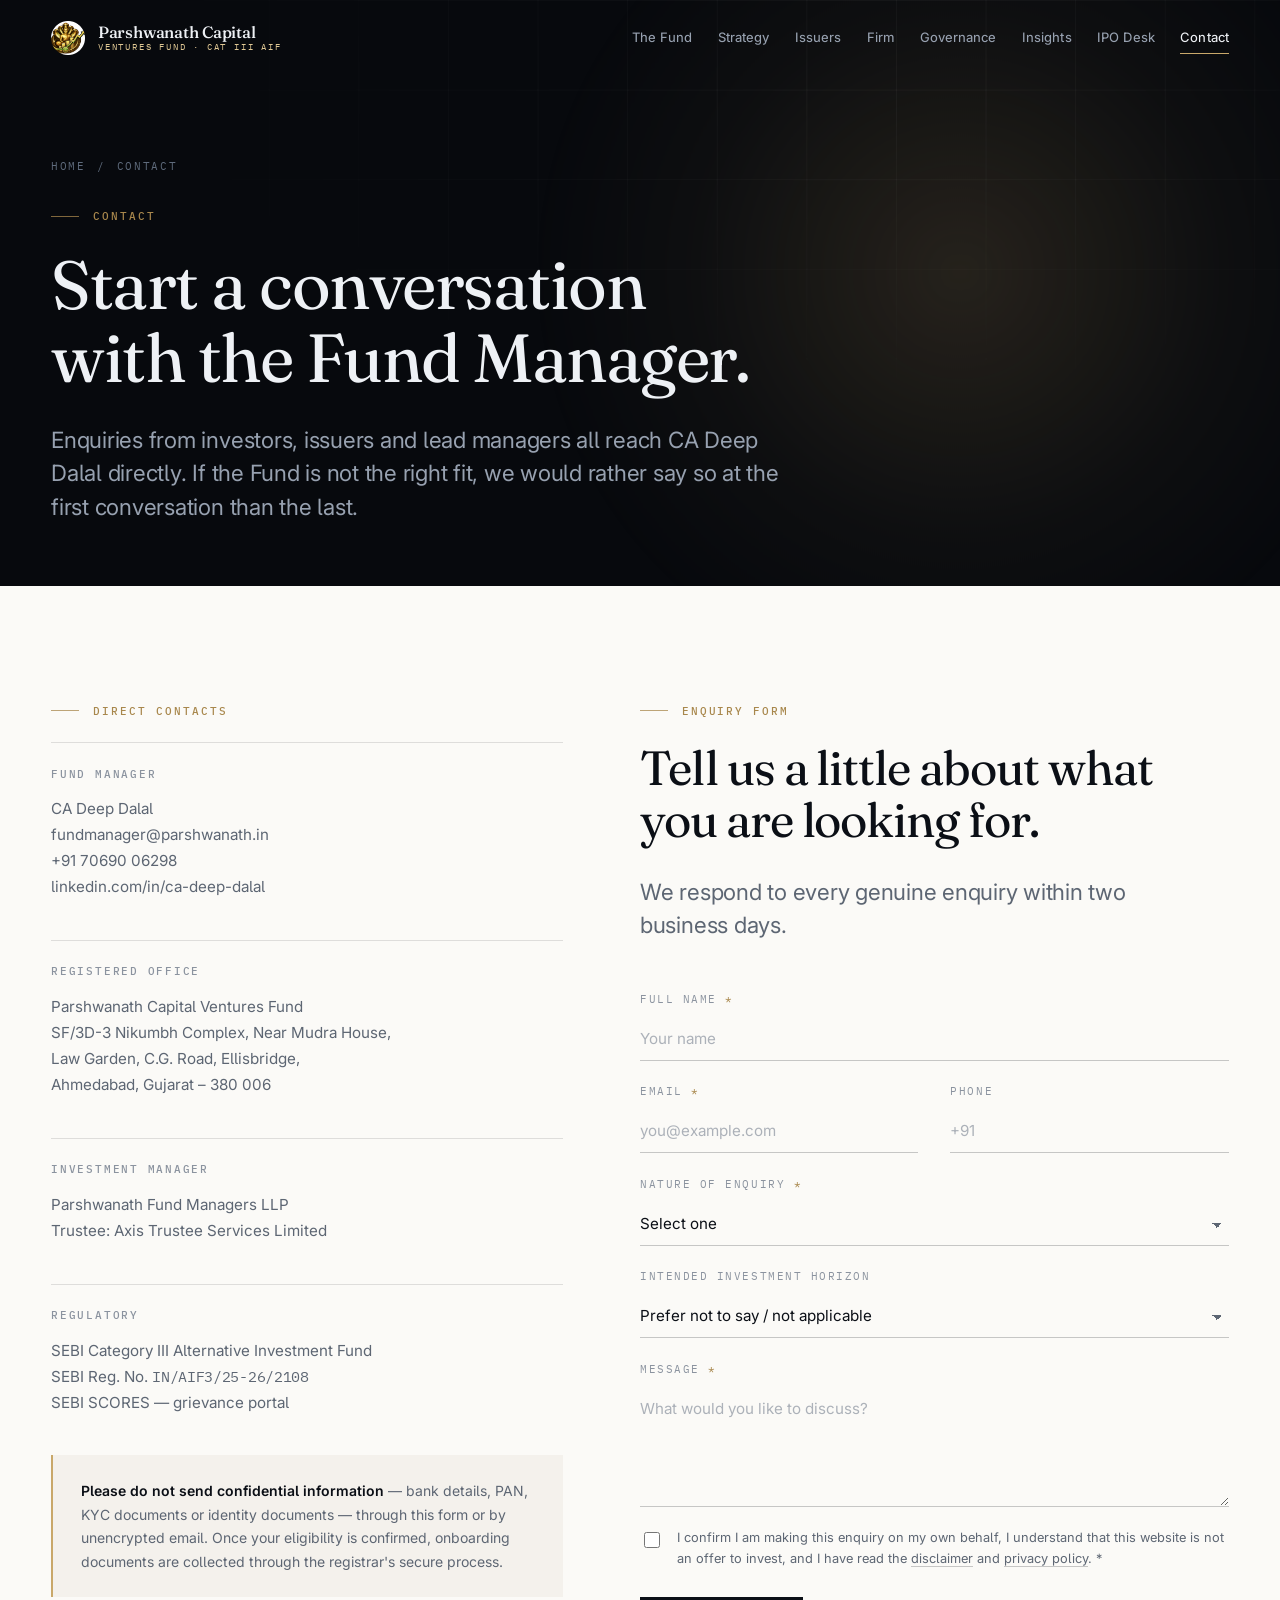
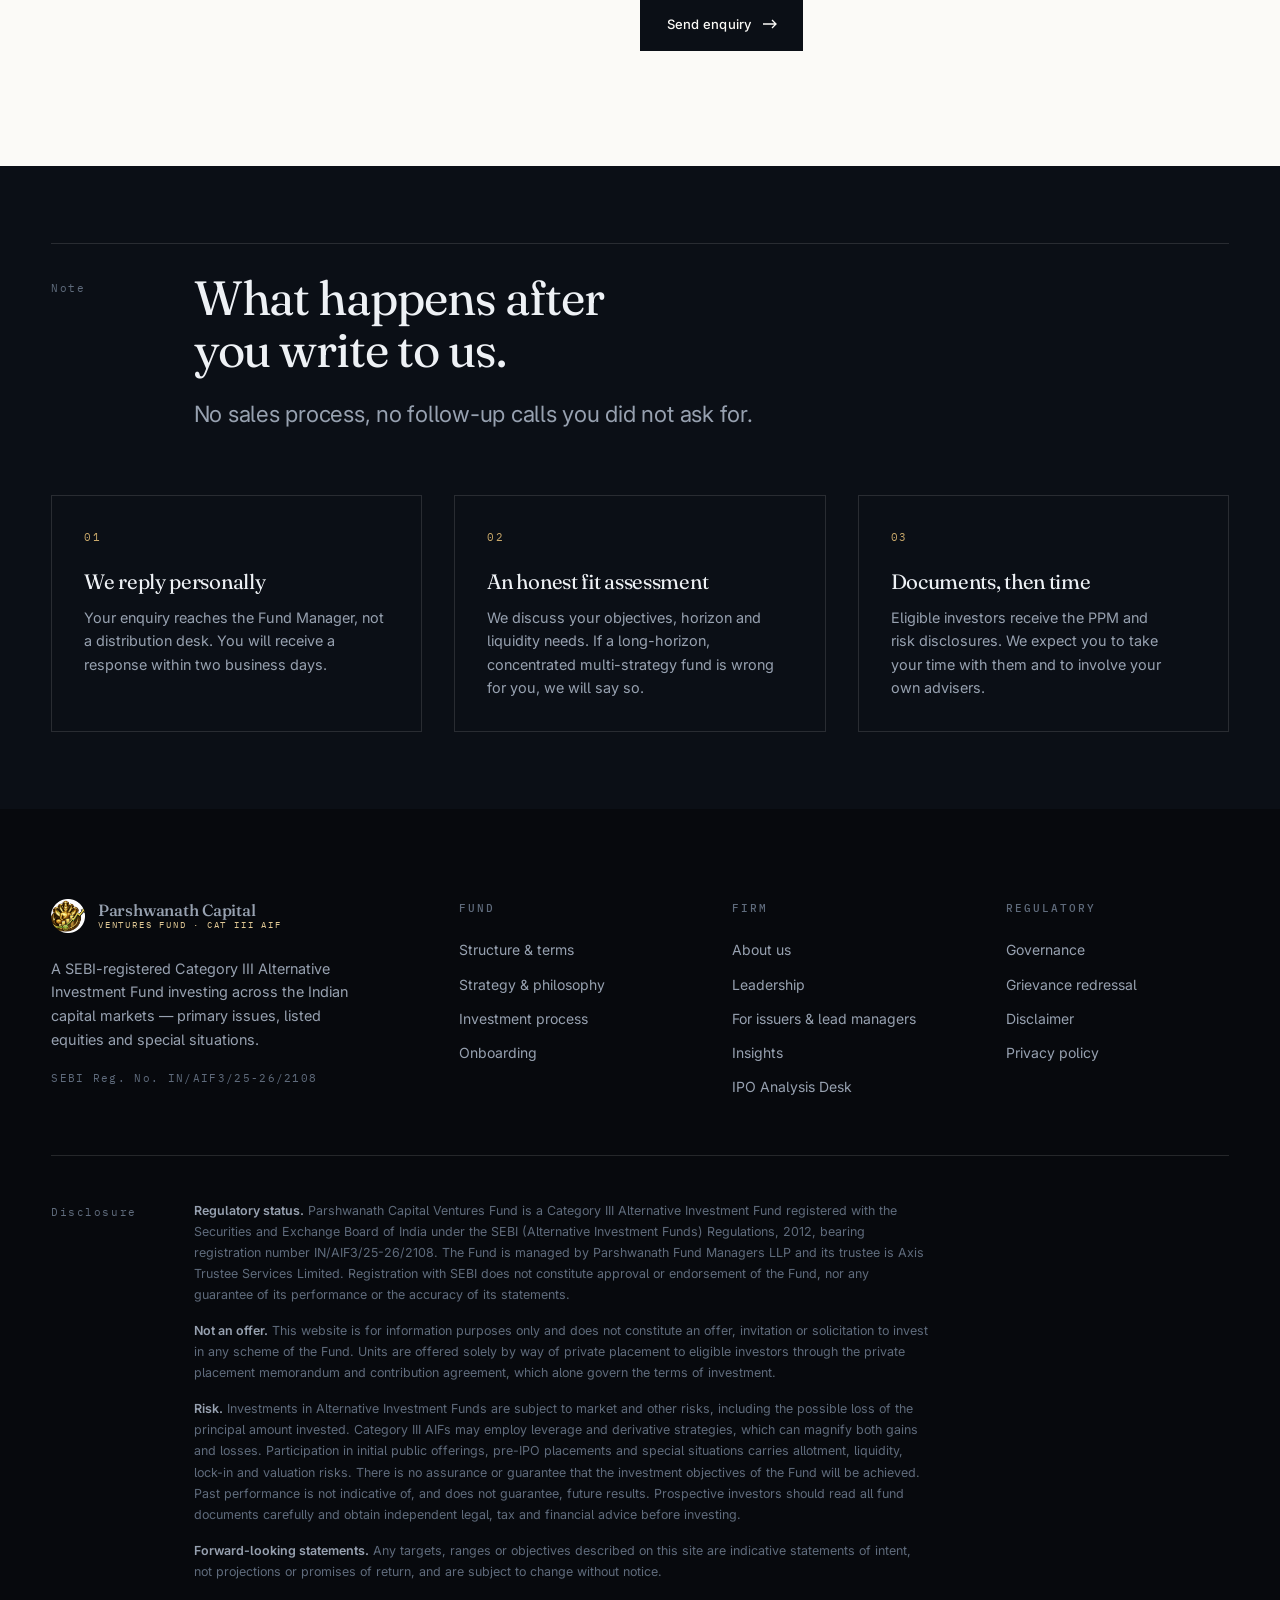
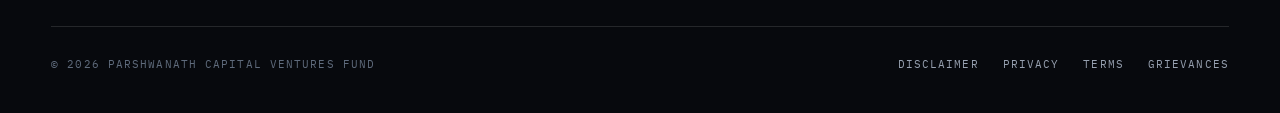
<file: contact.html>
<!DOCTYPE html>
<html lang="en-IN">
<head>
<meta charset="utf-8">
<meta name="viewport" content="width=device-width, initial-scale=1">
<title>Contact — Parshwanath Capital Ventures Fund</title>
<meta name="description" content="Contact Parshwanath Capital Ventures Fund in Ahmedabad. Investor, issuer and lead-manager enquiries reach Fund Manager CA Deep Dalal directly.">
<meta name="theme-color" content="#07090d">
<link rel="canonical" href="https://parshwanath.in/contact.html">
<meta property="og:type" content="website">
<meta property="og:title" content="Contact — Parshwanath Capital Ventures Fund">
<meta property="og:description" content="Contact Parshwanath Capital Ventures Fund in Ahmedabad. Investor, issuer and lead-manager enquiries reach Fund Manager CA Deep Dalal directly.">
<meta property="og:locale" content="en_IN">
<link rel="icon" href="assets/img/favicon.svg" type="image/svg+xml">
<link rel="preconnect" href="https://fonts.googleapis.com">
<link rel="preconnect" href="https://fonts.gstatic.com" crossorigin>
<link rel="stylesheet" href="https://fonts.googleapis.com/css2?family=Fraunces:ital,opsz,wght,SOFT,WONK@0,9..144,300..600,0..100,0..1;1,9..144,300..500,0..100,0..1&amp;family=IBM+Plex+Mono:wght@400;500&amp;family=Inter:wght@300..700&amp;display=swap">
<link rel="stylesheet" href="assets/css/main.css">
</head>
<body>
<a class="skip-link" href="#main">Skip to content</a>
<div class="progress" data-progress></div>

<header class="nav" data-nav data-solid="false">
  <div class="nav__inner">
    <a class="brand" href="index.html" aria-label="Parshwanath Capital Ventures Fund — home">
      <span class="brand__emblem">
        <img src="assets/img/mark.png" alt="" width="68" height="68"
             onload="this.closest('.brand__emblem').setAttribute('data-img','ok')">
        <svg class="brand__mark" viewBox="0 0 48 48" aria-hidden="true" focusable="false">
        <path d="M24 2.5 45.5 24 24 45.5 2.5 24Z" fill="none" stroke="#c9a86a" stroke-width="1.25"/>
        <g fill="#c9a86a">
          <rect x="14.5" y="25" width="4" height="7" opacity="0.55"/>
          <rect x="22" y="20" width="4" height="12" opacity="0.78"/>
          <rect x="29.5" y="14" width="4" height="18"/>
        </g>
      </svg>
      </span>
      <span class="brand__text">
        <span class="brand__name">Parshwanath Capital</span>
        <span class="brand__sub">Ventures Fund &middot; CAT III AIF</span>
      </span>
    </a>

    <nav class="nav__links" aria-label="Primary">
      <a class="nav__link" href="fund.html">The Fund</a>
      <a class="nav__link" href="philosophy.html">Strategy</a>
      <a class="nav__link" href="issuers.html">Issuers</a>
      <a class="nav__link" href="about.html">Firm</a>
      <a class="nav__link" href="governance.html">Governance</a>
      <a class="nav__link" href="insights.html">Insights</a>
      <a class="nav__link" href="ipo-analysis/">IPO Desk</a>
      <a class="nav__link" href="contact.html" aria-current="page">Contact</a>
    </nav>

    <button class="nav__toggle" type="button" data-nav-toggle aria-expanded="false" aria-controls="nav-drawer" aria-label="Toggle navigation">
      <span></span>
    </button>
  </div>
</header>

<div class="nav__drawer" id="nav-drawer" data-nav-drawer data-open="false">
  <a href="fund.html">The Fund <span>01</span></a>
  <a href="philosophy.html">Strategy <span>02</span></a>
  <a href="issuers.html">Issuers <span>03</span></a>
  <a href="about.html">Firm <span>04</span></a>
  <a href="governance.html">Governance <span>05</span></a>
  <a href="insights.html">Insights <span>06</span></a>
  <a href="ipo-analysis/">IPO Desk <span>07</span></a>
  <a href="contact.html">Contact <span>08</span></a>
  <a class="btn" href="contact.html">Request the private placement memorandum <svg class="btn__arrow" width="14" height="10" viewBox="0 0 14 10" fill="none" aria-hidden="true"><path d="M9 1l4 4-4 4M13 5H0" stroke="currentColor" stroke-width="1.3"/></svg></a>
</div>

<main id="main">

<section class="pagehead">
  <div class="hero__grid" aria-hidden="true"></div>
  <div class="hero__bloom" aria-hidden="true"></div>
  <div class="pagehead__inner wrap">
    <p class="pagehead__crumbs"><a href="index.html">Home</a> <span>/</span> <span>Contact</span></p>
    <p class="eyebrow">Contact</p>
    <h1>Start a conversation with the Fund Manager.</h1>
    <p class="lead">Enquiries from investors, issuers and lead managers all reach CA Deep Dalal directly. If the Fund is not the right fit, we would rather say so at the first conversation than the last.</p>
  </div>
</section>

<section class="section">
  <div class="wrap">
    <div class="contact-grid">
      <div data-reveal>
        <p class="eyebrow">Direct contacts</p>

        <div class="contact-block">
          <h5>Fund Manager</h5>
          <address>
            CA Deep Dalal<br>
            <a href="mailto:fundmanager@parshwanath.in">fundmanager@parshwanath.in</a><br>
            <a href="tel:+917069006298">+91 70690 06298</a><br>
            <a href="https://www.linkedin.com/in/ca-deep-dalal" rel="noopener noreferrer" target="_blank">linkedin.com/in/ca-deep-dalal</a>
          </address>
        </div>

        <div class="contact-block">
          <h5>Registered office</h5>
          <address>
            Parshwanath Capital Ventures Fund<br>
            SF/3D-3 Nikumbh Complex, Near Mudra House,<br>Law Garden, C.G. Road, Ellisbridge,<br>Ahmedabad, Gujarat &ndash; 380 006
          </address>
        </div>

        <div class="contact-block">
          <h5>Investment Manager</h5>
          <address>
            Parshwanath Fund Managers LLP<br>
            Trustee: Axis Trustee Services Limited
          </address>
        </div>

        <div class="contact-block">
          <h5>Regulatory</h5>
          <address>
            SEBI Category III Alternative Investment Fund<br>
            SEBI Reg. No. <span class="num">IN/AIF3/25-26/2108</span><br>
            <a href="https://scores.sebi.gov.in" rel="noopener noreferrer" target="_blank">SEBI SCORES &mdash; grievance portal</a>
          </address>
        </div>

        <div class="notice mt-3">
          <strong>Please do not send confidential information</strong> &mdash; bank details,
          PAN, KYC documents or identity documents &mdash; through this form or by
          unencrypted email. Once your eligibility is confirmed, onboarding documents are
          collected through the registrar's secure process.
        </div>
      </div>

      <div data-reveal>
        <p class="eyebrow">Enquiry form</p>
        <h2 style="max-width:18ch">Tell us a little about what you are looking for.</h2>
        <p class="lead mt-2" style="max-width:48ch">
          We respond to every genuine enquiry within two business days.
        </p>

        <form class="mt-4" data-enquiry-form data-mailto="fundmanager@parshwanath.in" novalidate>
          <div class="field">
            <label for="f-name">Full name <span class="req">*</span></label>
            <input id="f-name" name="name" type="text" autocomplete="name" required placeholder="Your name">
            <span class="field__err">Please enter your name.</span>
          </div>

          <div class="grid g-2" style="gap:0 clamp(1.25rem,2.5vw,2rem)">
            <div class="field">
              <label for="f-email">Email <span class="req">*</span></label>
              <input id="f-email" name="email" type="email" autocomplete="email" required placeholder="you@example.com">
              <span class="field__err">Please enter a valid email address.</span>
            </div>
            <div class="field">
              <label for="f-phone">Phone</label>
              <input id="f-phone" name="phone" type="tel" autocomplete="tel" placeholder="+91">
              <span class="field__err">Please enter a valid phone number.</span>
            </div>
          </div>

          <div class="field">
            <label for="f-type">Nature of enquiry <span class="req">*</span></label>
            <select id="f-type" name="enquiry_type" required>
              <option value="">Select one</option>
              <option>Prospective investor &mdash; individual or family</option>
              <option>Prospective investor &mdash; institution or family office</option>
              <option>Existing investor</option>
              <option>Issuer or lead manager &mdash; primary issue</option>
              <option>Request the private placement memorandum</option>
              <option>Join the investor letter list</option>
              <option>Media or research</option>
              <option>Other</option>
            </select>
            <span class="field__err">Please select the nature of your enquiry.</span>
          </div>

          <div class="field">
            <label for="f-horizon">Intended investment horizon</label>
            <select id="f-horizon" name="horizon">
              <option value="">Prefer not to say / not applicable</option>
              <option>Under 3 years</option>
              <option>3 to 5 years</option>
              <option>5 to 10 years</option>
              <option>Over 10 years</option>
            </select>
          </div>

          <div class="field">
            <label for="f-message">Message <span class="req">*</span></label>
            <textarea id="f-message" name="message" required placeholder="What would you like to discuss?"></textarea>
            <span class="field__err">Please tell us how we can help.</span>
          </div>

          <label class="check">
            <input type="checkbox" name="acknowledgement" required>
            <span>
              I confirm I am making this enquiry on my own behalf, I understand that this
              website is not an offer to invest, and I have read the
              <a href="legal.html">disclaimer</a> and <a href="legal.html#privacy">privacy policy</a>.
              <span class="req">*</span>
            </span>
          </label>

          <button class="btn" type="submit">Send enquiry <svg class="btn__arrow" width="14" height="10" viewBox="0 0 14 10" fill="none" aria-hidden="true"><path d="M9 1l4 4-4 4M13 5H0" stroke="currentColor" stroke-width="1.3"/></svg></button>
          <p class="form-status" data-form-status role="status" aria-live="polite"></p>
        </form>
      </div>
    </div>
  </div>
</section>

<section class="section on-ink section--tight">
  <div class="wrap">
    <div class="sec-head" data-reveal>
      <div class="sec-head__idx">Note</div>
      <div class="sec-head__body">
        <h2>What happens after you write to us.</h2>
        <p class="lead">No sales process, no follow-up calls you did not ask for.</p>
      </div>
    </div>

    <div class="grid g-3">
      <article class="card" data-reveal>
        <span class="card__idx">01</span>
        <h3>We reply personally</h3>
        <p>Your enquiry reaches the Fund Manager, not a distribution desk. You will receive a response within two business days.</p>
      </article>
      <article class="card" data-reveal>
        <span class="card__idx">02</span>
        <h3>An honest fit assessment</h3>
        <p>We discuss your objectives, horizon and liquidity needs. If a long-horizon, concentrated multi-strategy fund is wrong for you, we will say so.</p>
      </article>
      <article class="card" data-reveal>
        <span class="card__idx">03</span>
        <h3>Documents, then time</h3>
        <p>Eligible investors receive the PPM and risk disclosures. We expect you to take your time with them and to involve your own advisers.</p>
      </article>
    </div>
  </div>
</section>

</main>

<footer class="footer">
  <div class="wrap">
    <div class="footer__top">
      <div class="footer__col">
        <a class="brand" href="index.html" aria-label="Parshwanath Capital Ventures Fund — home">
      <span class="brand__emblem">
        <img src="assets/img/mark.png" alt="" width="68" height="68"
             onload="this.closest('.brand__emblem').setAttribute('data-img','ok')">
        <svg class="brand__mark" viewBox="0 0 48 48" aria-hidden="true" focusable="false">
        <path d="M24 2.5 45.5 24 24 45.5 2.5 24Z" fill="none" stroke="#c9a86a" stroke-width="1.25"/>
        <g fill="#c9a86a">
          <rect x="14.5" y="25" width="4" height="7" opacity="0.55"/>
          <rect x="22" y="20" width="4" height="12" opacity="0.78"/>
          <rect x="29.5" y="14" width="4" height="18"/>
        </g>
      </svg>
      </span>
      <span class="brand__text">
        <span class="brand__name">Parshwanath Capital</span>
        <span class="brand__sub">Ventures Fund &middot; CAT III AIF</span>
      </span>
    </a>
        <p class="footer__brandline">
          A SEBI-registered Category III Alternative Investment Fund investing across the
          Indian capital markets — primary issues, listed equities and special situations.
        </p>
        <p class="footer__regline num">SEBI Reg. No. IN/AIF3/25-26/2108</p>
      </div>

      <div class="footer__col">
        <h5>Fund</h5>
        <ul>
          <li><a href="fund.html">Structure &amp; terms</a></li>
          <li><a href="philosophy.html">Strategy &amp; philosophy</a></li>
          <li><a href="philosophy.html#process">Investment process</a></li>
          <li><a href="fund.html#onboarding">Onboarding</a></li>
        </ul>
      </div>

      <div class="footer__col">
        <h5>Firm</h5>
        <ul>
          <li><a href="about.html">About us</a></li>
          <li><a href="about.html#leadership">Leadership</a></li>
          <li><a href="issuers.html">For issuers &amp; lead managers</a></li>
          <li><a href="insights.html">Insights</a></li>
          <li><a href="ipo-analysis/">IPO Analysis Desk</a></li>
        </ul>
      </div>

      <div class="footer__col">
        <h5>Regulatory</h5>
        <ul>
          <li><a href="governance.html">Governance</a></li>
          <li><a href="governance.html#grievance">Grievance redressal</a></li>
          <li><a href="legal.html">Disclaimer</a></li>
          <li><a href="legal.html#privacy">Privacy policy</a></li>
        </ul>
      </div>
    </div>

    <div class="footer__disclaimer">
      <div class="sec-head__idx">Disclosure</div>
      <div>
        <p>
          <strong>Regulatory status.</strong> Parshwanath Capital Ventures Fund is a
          Category III Alternative Investment Fund registered with the Securities and
          Exchange Board of India under the SEBI (Alternative Investment Funds) Regulations,
          2012, bearing registration number IN/AIF3/25-26/2108. The Fund is managed by
          Parshwanath Fund Managers LLP and its trustee is Axis Trustee Services Limited.
          Registration with SEBI does not constitute approval or endorsement of the Fund,
          nor any guarantee of its performance or the accuracy of its statements.
        </p>
        <p>
          <strong>Not an offer.</strong> This website is for information purposes only and
          does not constitute an offer, invitation or solicitation to invest in any scheme
          of the Fund. Units are offered solely by way of private placement to eligible
          investors through the private placement memorandum and contribution agreement,
          which alone govern the terms of investment.
        </p>
        <p>
          <strong>Risk.</strong> Investments in Alternative Investment Funds are subject to
          market and other risks, including the possible loss of the principal amount
          invested. Category III AIFs may employ leverage and derivative strategies, which
          can magnify both gains and losses. Participation in initial public offerings,
          pre-IPO placements and special situations carries allotment, liquidity, lock-in
          and valuation risks. There is no assurance or guarantee that the investment
          objectives of the Fund will be achieved. Past performance is not indicative of,
          and does not guarantee, future results. Prospective investors should read all fund
          documents carefully and obtain independent legal, tax and financial advice before
          investing.
        </p>
        <p>
          <strong>Forward-looking statements.</strong> Any targets, ranges or objectives
          described on this site are indicative statements of intent, not projections or
          promises of return, and are subject to change without notice.
        </p>
      </div>
    </div>

    <div class="footer__base">
      <span>&copy; <span data-year>2026</span> Parshwanath Capital Ventures Fund</span>
      <nav aria-label="Legal">
        <a href="legal.html">Disclaimer</a>
        <a href="legal.html#privacy">Privacy</a>
        <a href="legal.html#terms">Terms</a>
        <a href="governance.html#grievance">Grievances</a>
      </nav>
    </div>
  </div>
</footer>

<script src="assets/js/main.js" defer></script>
</body>
</html>
</file>
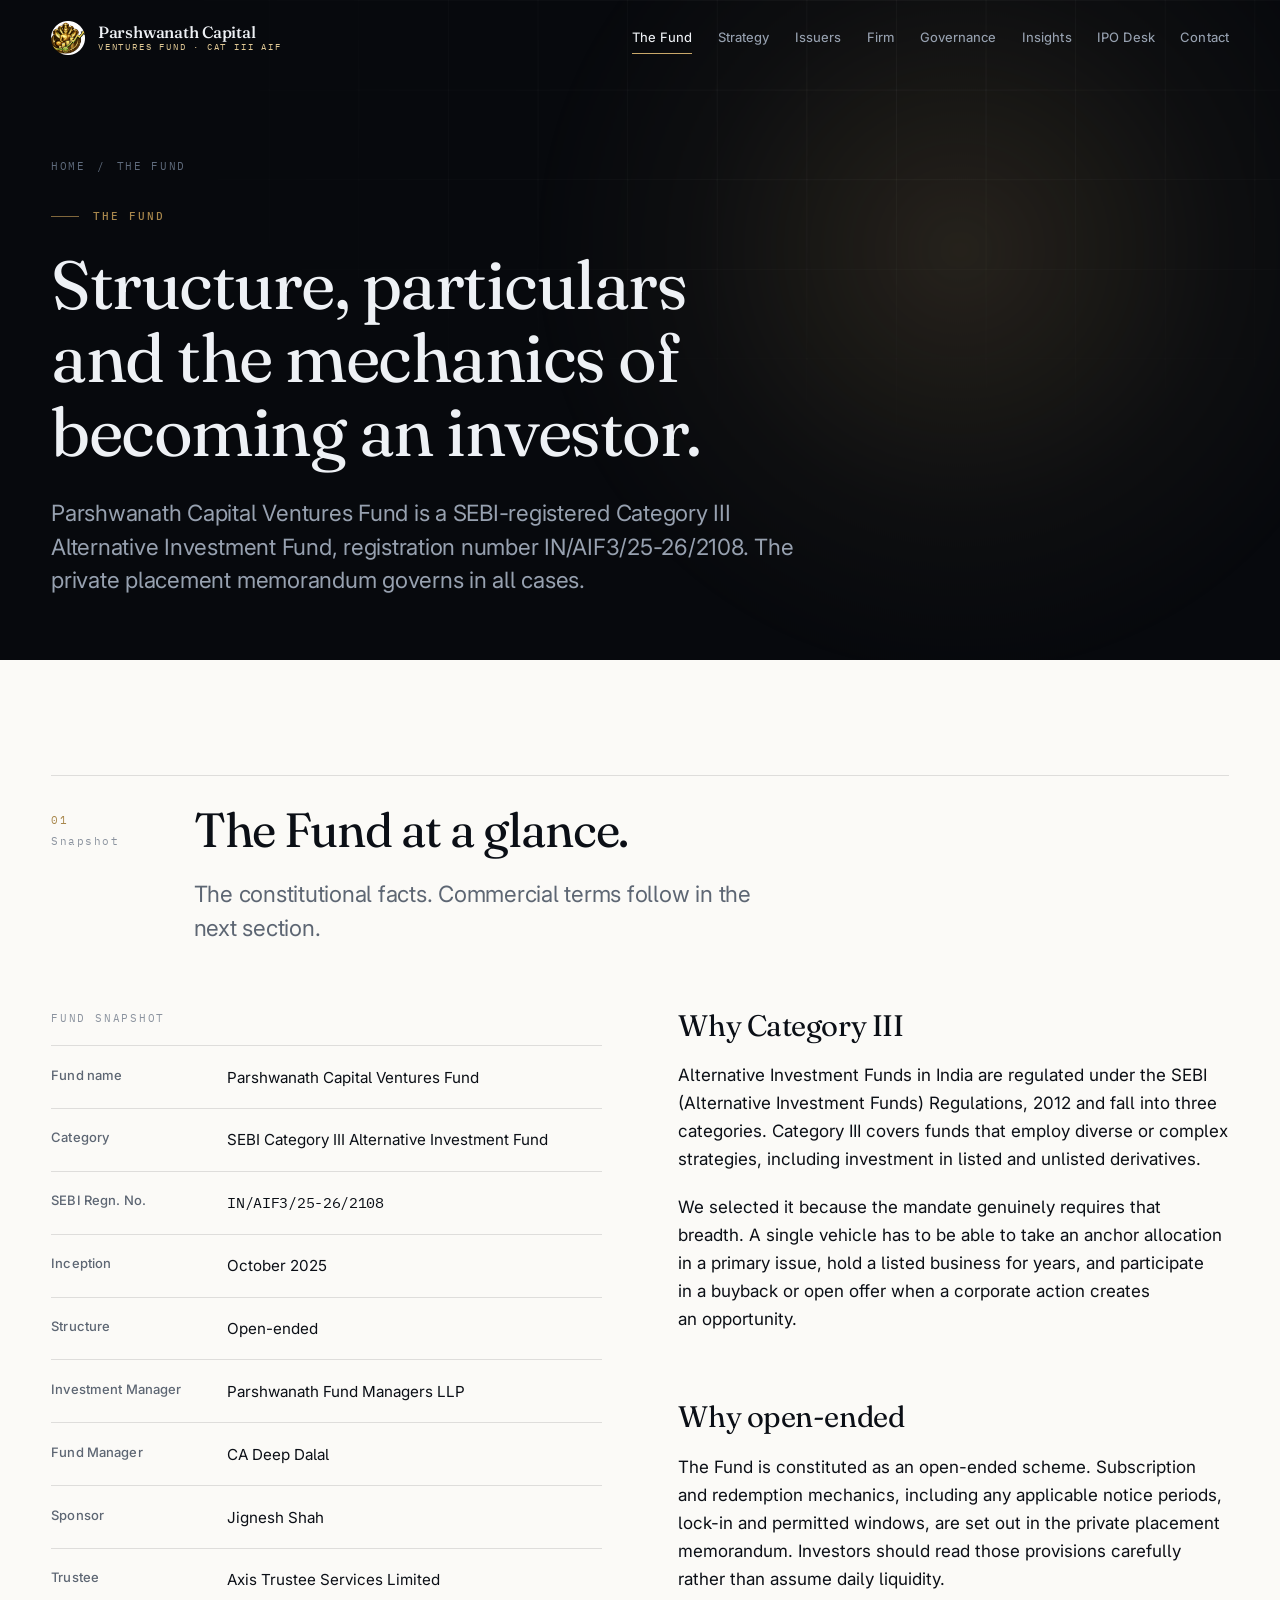
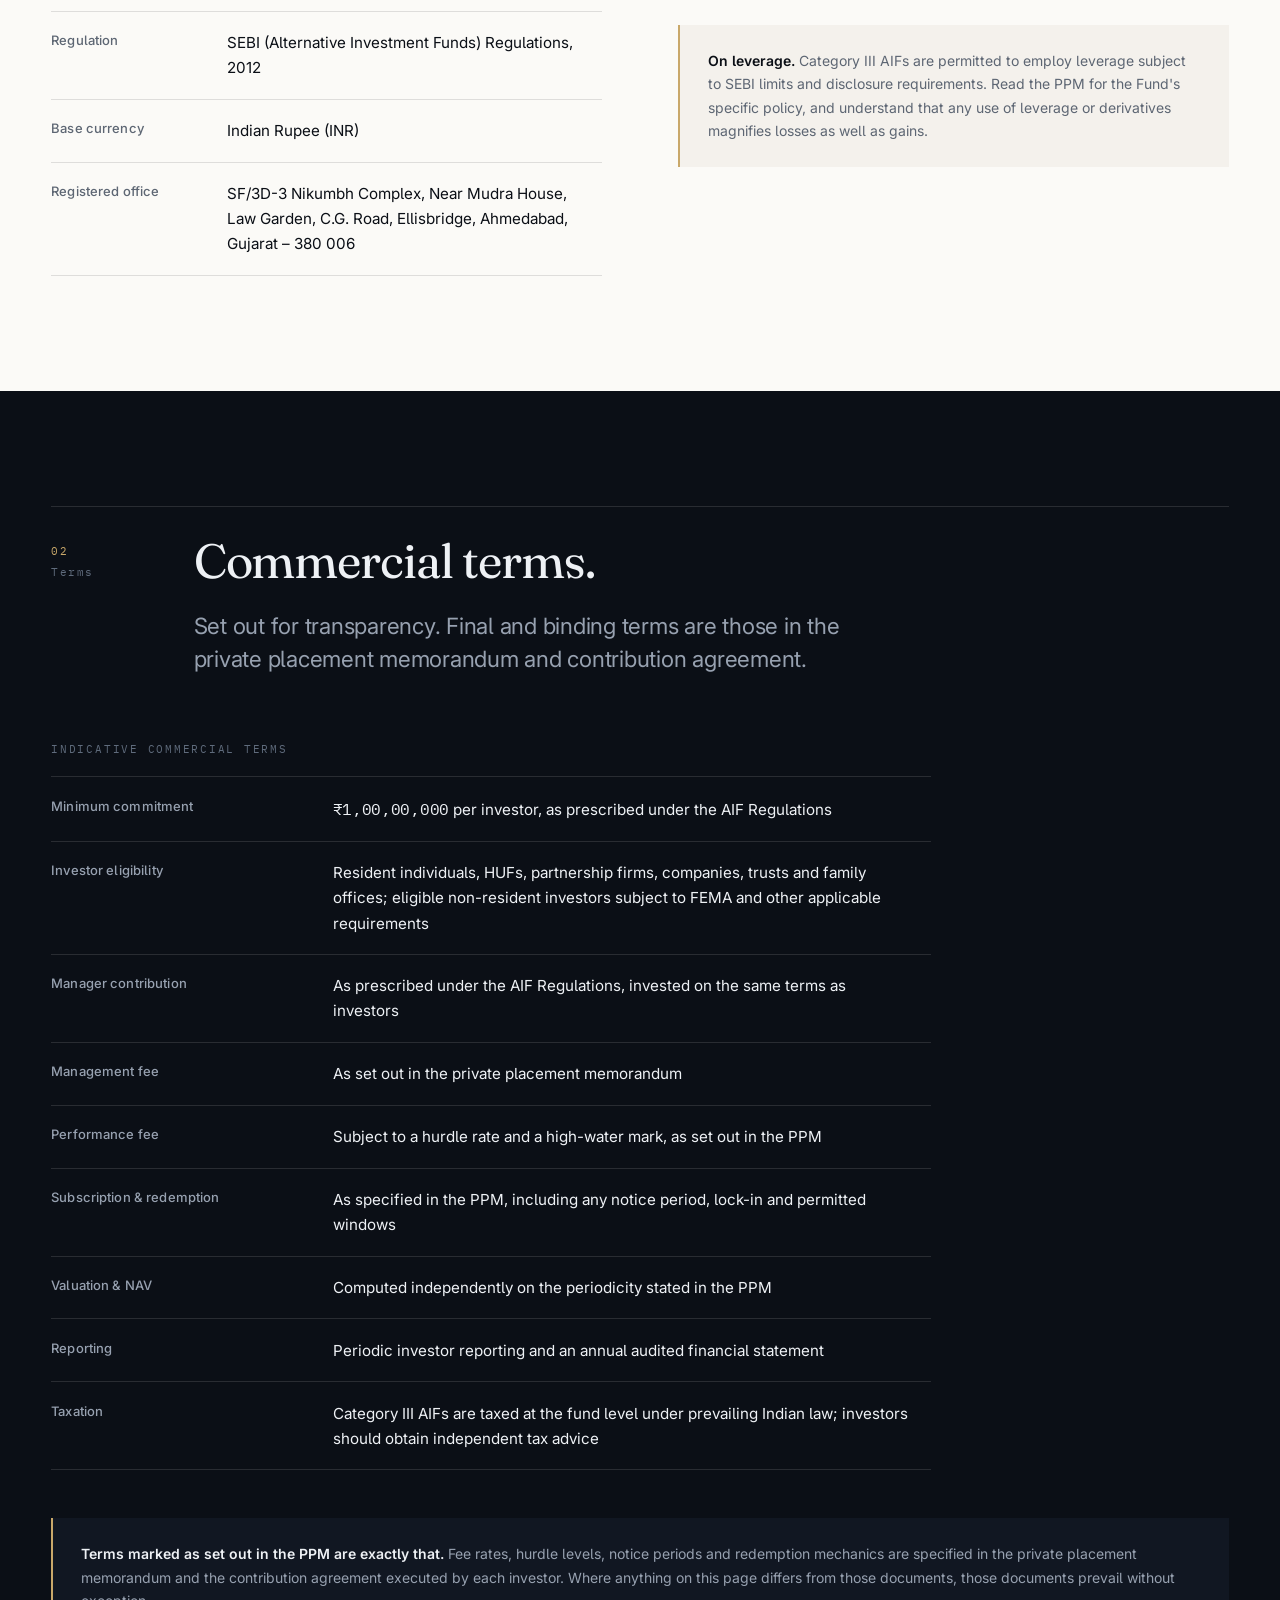
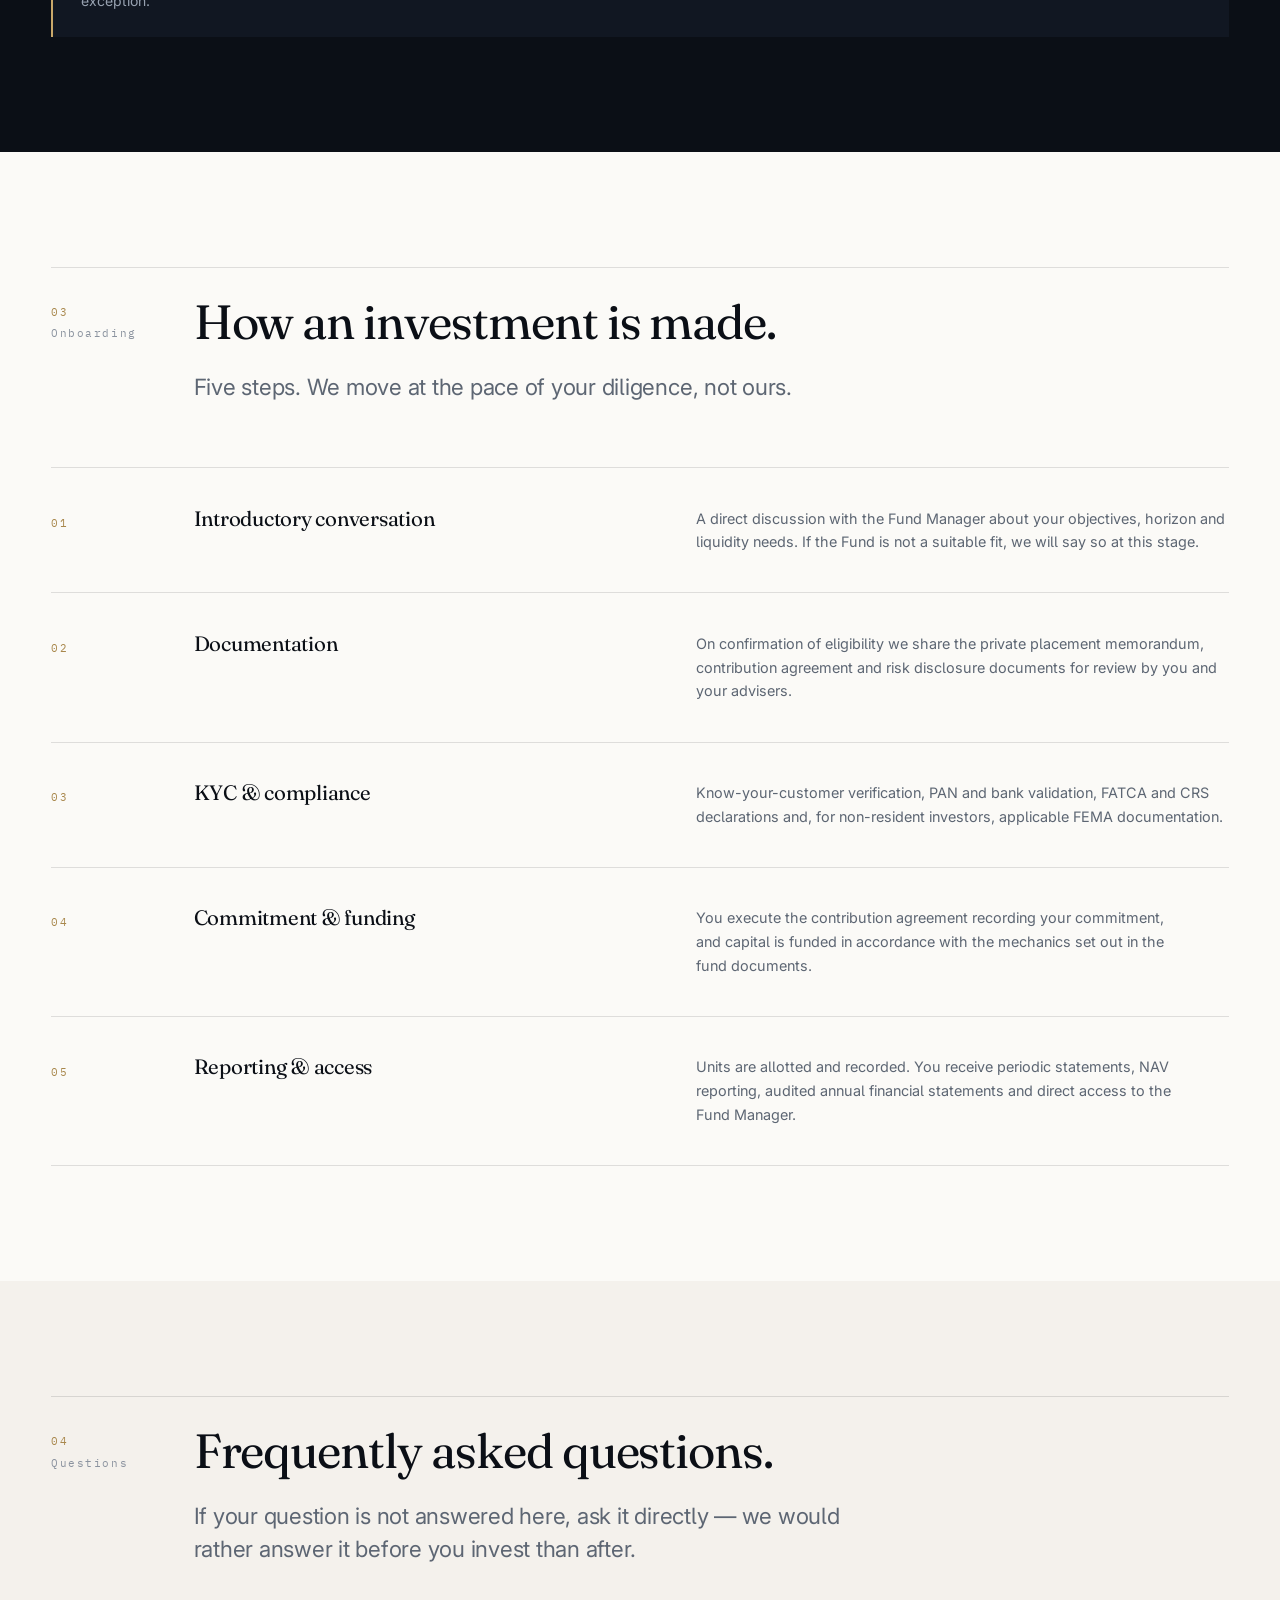
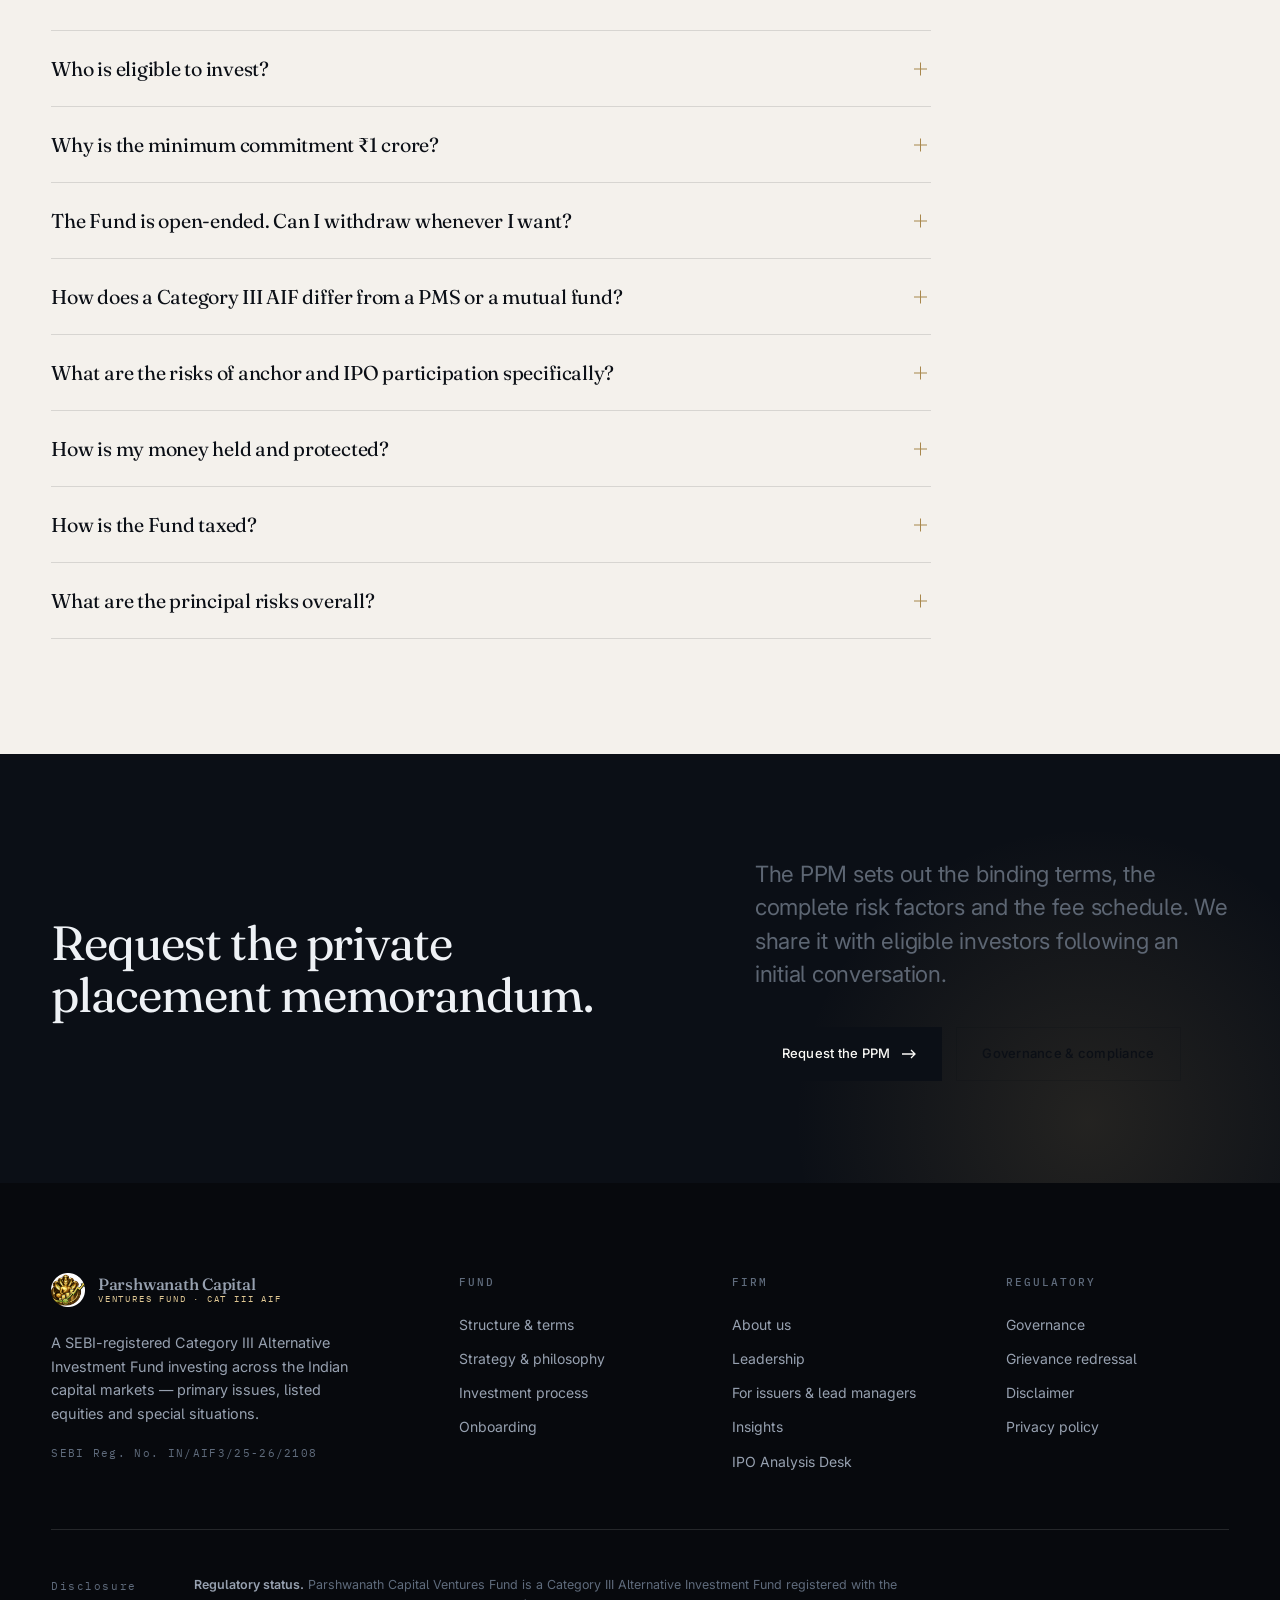
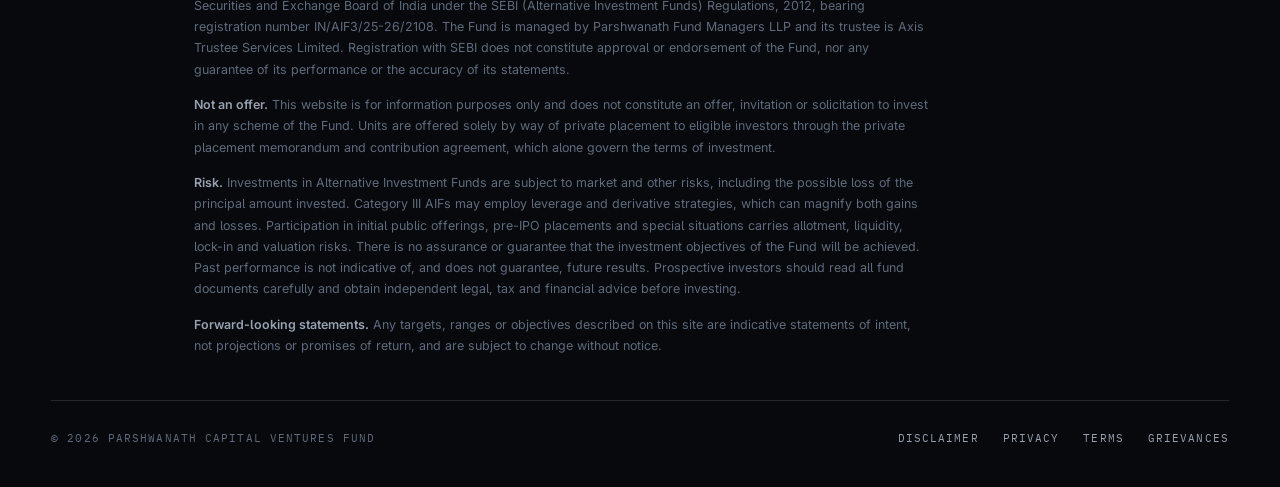
<file: fund.html>
<!DOCTYPE html>
<html lang="en-IN">
<head>
<meta charset="utf-8">
<meta name="viewport" content="width=device-width, initial-scale=1">
<title>The Fund — Structure, Terms & Onboarding | Parshwanath Capital Ventures Fund</title>
<meta name="description" content="Structure, commercial terms, onboarding and FAQs for Parshwanath Capital Ventures Fund — SEBI Category III AIF, registration IN/AIF3/25-26/2108, trustee Axis Trustee Services Limited.">
<meta name="theme-color" content="#07090d">
<link rel="canonical" href="https://parshwanath.in/fund.html">
<meta property="og:type" content="website">
<meta property="og:title" content="The Fund — Structure, Terms & Onboarding | Parshwanath Capital Ventures Fund">
<meta property="og:description" content="Structure, commercial terms, onboarding and FAQs for Parshwanath Capital Ventures Fund — SEBI Category III AIF, registration IN/AIF3/25-26/2108, trustee Axis Trustee Services Limited.">
<meta property="og:locale" content="en_IN">
<link rel="icon" href="assets/img/favicon.svg" type="image/svg+xml">
<link rel="preconnect" href="https://fonts.googleapis.com">
<link rel="preconnect" href="https://fonts.gstatic.com" crossorigin>
<link rel="stylesheet" href="https://fonts.googleapis.com/css2?family=Fraunces:ital,opsz,wght,SOFT,WONK@0,9..144,300..600,0..100,0..1;1,9..144,300..500,0..100,0..1&amp;family=IBM+Plex+Mono:wght@400;500&amp;family=Inter:wght@300..700&amp;display=swap">
<link rel="stylesheet" href="assets/css/main.css">
</head>
<body>
<a class="skip-link" href="#main">Skip to content</a>
<div class="progress" data-progress></div>

<header class="nav" data-nav data-solid="false">
  <div class="nav__inner">
    <a class="brand" href="index.html" aria-label="Parshwanath Capital Ventures Fund — home">
      <span class="brand__emblem">
        <img src="assets/img/mark.png" alt="" width="68" height="68"
             onload="this.closest('.brand__emblem').setAttribute('data-img','ok')">
        <svg class="brand__mark" viewBox="0 0 48 48" aria-hidden="true" focusable="false">
        <path d="M24 2.5 45.5 24 24 45.5 2.5 24Z" fill="none" stroke="#c9a86a" stroke-width="1.25"/>
        <g fill="#c9a86a">
          <rect x="14.5" y="25" width="4" height="7" opacity="0.55"/>
          <rect x="22" y="20" width="4" height="12" opacity="0.78"/>
          <rect x="29.5" y="14" width="4" height="18"/>
        </g>
      </svg>
      </span>
      <span class="brand__text">
        <span class="brand__name">Parshwanath Capital</span>
        <span class="brand__sub">Ventures Fund &middot; CAT III AIF</span>
      </span>
    </a>

    <nav class="nav__links" aria-label="Primary">
      <a class="nav__link" href="fund.html" aria-current="page">The Fund</a>
      <a class="nav__link" href="philosophy.html">Strategy</a>
      <a class="nav__link" href="issuers.html">Issuers</a>
      <a class="nav__link" href="about.html">Firm</a>
      <a class="nav__link" href="governance.html">Governance</a>
      <a class="nav__link" href="insights.html">Insights</a>
      <a class="nav__link" href="ipo-analysis/">IPO Desk</a>
      <a class="nav__link" href="contact.html">Contact</a>
    </nav>

    <button class="nav__toggle" type="button" data-nav-toggle aria-expanded="false" aria-controls="nav-drawer" aria-label="Toggle navigation">
      <span></span>
    </button>
  </div>
</header>

<div class="nav__drawer" id="nav-drawer" data-nav-drawer data-open="false">
  <a href="fund.html">The Fund <span>01</span></a>
  <a href="philosophy.html">Strategy <span>02</span></a>
  <a href="issuers.html">Issuers <span>03</span></a>
  <a href="about.html">Firm <span>04</span></a>
  <a href="governance.html">Governance <span>05</span></a>
  <a href="insights.html">Insights <span>06</span></a>
  <a href="ipo-analysis/">IPO Desk <span>07</span></a>
  <a href="contact.html">Contact <span>08</span></a>
  <a class="btn" href="contact.html">Request the private placement memorandum <svg class="btn__arrow" width="14" height="10" viewBox="0 0 14 10" fill="none" aria-hidden="true"><path d="M9 1l4 4-4 4M13 5H0" stroke="currentColor" stroke-width="1.3"/></svg></a>
</div>

<main id="main">

<section class="pagehead">
  <div class="hero__grid" aria-hidden="true"></div>
  <div class="hero__bloom" aria-hidden="true"></div>
  <div class="pagehead__inner wrap">
    <p class="pagehead__crumbs"><a href="index.html">Home</a> <span>/</span> <span>The Fund</span></p>
    <p class="eyebrow">The Fund</p>
    <h1>Structure, particulars and the mechanics of becoming an investor.</h1>
    <p class="lead">Parshwanath Capital Ventures Fund is a SEBI-registered Category III Alternative Investment Fund, registration number IN/AIF3/25-26/2108. The private placement memorandum governs in all cases.</p>
  </div>
</section>

<section class="section">
  <div class="wrap">
    <div class="sec-head" data-reveal>
      <div class="sec-head__idx"><span>01</span>Snapshot</div>
      <div class="sec-head__body">
        <h2>The Fund at a glance.</h2>
        <p class="lead">The constitutional facts. Commercial terms follow in the next section.</p>
      </div>
    </div>

    <div class="split split--top">
      <div data-reveal>
        <div class="table-scroll">
          <table class="terms">
            <caption>Fund snapshot</caption>
            <tbody>
              <tr><th scope="row">Fund name</th><td>Parshwanath Capital Ventures Fund</td></tr>
              <tr><th scope="row">Category</th><td>SEBI Category III Alternative Investment Fund</td></tr>
              <tr><th scope="row">SEBI Regn. No.</th><td class="num">IN/AIF3/25-26/2108</td></tr>
              <tr><th scope="row">Inception</th><td>October 2025</td></tr>
              <tr><th scope="row">Structure</th><td>Open-ended</td></tr>
              <tr><th scope="row">Investment Manager</th><td>Parshwanath Fund Managers LLP</td></tr>
              <tr><th scope="row">Fund Manager</th><td>CA Deep Dalal</td></tr>
              <tr><th scope="row">Sponsor</th><td>Jignesh Shah</td></tr>
              <tr><th scope="row">Trustee</th><td>Axis Trustee Services Limited</td></tr>
              <tr><th scope="row">Regulation</th><td>SEBI (Alternative Investment Funds) Regulations, 2012</td></tr>
              <tr><th scope="row">Base currency</th><td>Indian Rupee (INR)</td></tr>
              <tr><th scope="row">Registered office</th><td>SF/3D-3 Nikumbh Complex, Near Mudra House, Law Garden, C.G. Road, Ellisbridge, Ahmedabad, Gujarat &ndash; 380 006</td></tr>
            </tbody>
          </table>
        </div>
      </div>

      <div class="prose" data-reveal>
        <h3 style="margin-top:0">Why Category III</h3>
        <p>
          Alternative Investment Funds in India are regulated under the SEBI (Alternative
          Investment Funds) Regulations, 2012 and fall into three categories. Category III
          covers funds that employ diverse or complex strategies, including investment in
          listed and unlisted derivatives.
        </p>
        <p>
          We selected it because the mandate genuinely requires that breadth. A single
          vehicle has to be able to take an anchor allocation in a primary issue, hold a
          listed business for years, and participate in a buyback or open offer when a
          corporate action creates an opportunity.
        </p>
        <h3>Why open-ended</h3>
        <p>
          The Fund is constituted as an open-ended scheme. Subscription and redemption
          mechanics, including any applicable notice periods, lock-in and permitted windows,
          are set out in the private placement memorandum. Investors should read those
          provisions carefully rather than assume daily liquidity.
        </p>
        <div class="notice mt-3">
          <strong>On leverage.</strong> Category III AIFs are permitted to employ leverage
          subject to SEBI limits and disclosure requirements. Read the PPM for the Fund's
          specific policy, and understand that any use of leverage or derivatives magnifies
          losses as well as gains.
        </div>
      </div>
    </div>
  </div>
</section>

<section class="section on-ink" id="terms">
  <div class="wrap">
    <div class="sec-head" data-reveal>
      <div class="sec-head__idx"><span>02</span>Terms</div>
      <div class="sec-head__body">
        <h2>Commercial terms.</h2>
        <p class="lead">Set out for transparency. Final and binding terms are those in the private placement memorandum and contribution agreement.</p>
      </div>
    </div>

    <div class="table-scroll" data-reveal style="max-width:80ch">
      <table class="terms">
        <caption>Indicative commercial terms</caption>
        <tbody>
          <tr><th scope="row">Minimum commitment</th><td><span class="num">&#8377;1,00,00,000</span> per investor, as prescribed under the AIF Regulations</td></tr>
          <tr><th scope="row">Investor eligibility</th><td>Resident individuals, HUFs, partnership firms, companies, trusts and family offices; eligible non-resident investors subject to FEMA and other applicable requirements</td></tr>
          <tr><th scope="row">Manager contribution</th><td>As prescribed under the AIF Regulations, invested on the same terms as investors</td></tr>
          <tr><th scope="row">Management fee</th><td>As set out in the private placement memorandum</td></tr>
          <tr><th scope="row">Performance fee</th><td>Subject to a hurdle rate and a high-water mark, as set out in the PPM</td></tr>
          <tr><th scope="row">Subscription &amp; redemption</th><td>As specified in the PPM, including any notice period, lock-in and permitted windows</td></tr>
          <tr><th scope="row">Valuation &amp; NAV</th><td>Computed independently on the periodicity stated in the PPM</td></tr>
          <tr><th scope="row">Reporting</th><td>Periodic investor reporting and an annual audited financial statement</td></tr>
          <tr><th scope="row">Taxation</th><td>Category III AIFs are taxed at the fund level under prevailing Indian law; investors should obtain independent tax advice</td></tr>
        </tbody>
      </table>
    </div>

    <div class="notice mt-4" data-reveal>
      <strong>Terms marked as set out in the PPM are exactly that.</strong> Fee rates, hurdle
      levels, notice periods and redemption mechanics are specified in the private placement
      memorandum and the contribution agreement executed by each investor. Where anything on
      this page differs from those documents, those documents prevail without exception.
    </div>
  </div>
</section>

<section class="section" id="onboarding">
  <div class="wrap">
    <div class="sec-head" data-reveal>
      <div class="sec-head__idx"><span>03</span>Onboarding</div>
      <div class="sec-head__body">
        <h2>How an investment is made.</h2>
        <p class="lead">Five steps. We move at the pace of your diligence, not ours.</p>
      </div>
    </div>

    <div class="rail">
      <div class="rail__item" data-reveal>
        <div class="rail__num">01</div>
        <h3>Introductory conversation</h3>
        <p>A direct discussion with the Fund Manager about your objectives, horizon and liquidity needs. If the Fund is not a suitable fit, we will say so at this stage.</p>
      </div>
      <div class="rail__item" data-reveal>
        <div class="rail__num">02</div>
        <h3>Documentation</h3>
        <p>On confirmation of eligibility we share the private placement memorandum, contribution agreement and risk disclosure documents for review by you and your advisers.</p>
      </div>
      <div class="rail__item" data-reveal>
        <div class="rail__num">03</div>
        <h3>KYC &amp; compliance</h3>
        <p>Know-your-customer verification, PAN and bank validation, FATCA and CRS declarations and, for non-resident investors, applicable FEMA documentation.</p>
      </div>
      <div class="rail__item" data-reveal>
        <div class="rail__num">04</div>
        <h3>Commitment &amp; funding</h3>
        <p>You execute the contribution agreement recording your commitment, and capital is funded in accordance with the mechanics set out in the fund documents.</p>
      </div>
      <div class="rail__item" data-reveal>
        <div class="rail__num">05</div>
        <h3>Reporting &amp; access</h3>
        <p>Units are allotted and recorded. You receive periodic statements, NAV reporting, audited annual financial statements and direct access to the Fund Manager.</p>
      </div>
    </div>
  </div>
</section>

<section class="section on-paper-2">
  <div class="wrap">
    <div class="sec-head" data-reveal>
      <div class="sec-head__idx"><span>04</span>Questions</div>
      <div class="sec-head__body">
        <h2>Frequently asked questions.</h2>
        <p class="lead">If your question is not answered here, ask it directly &mdash; we would rather answer it before you invest than after.</p>
      </div>
    </div>

    <div class="acc" data-acc data-acc-single style="max-width:80ch" data-reveal>
      <div class="acc__item">
        <h3 style="margin:0"><button class="acc__btn" type="button" data-acc-btn aria-expanded="false" aria-controls="faq-1">Who is eligible to invest?</button></h3>
        <div class="acc__panel" id="faq-1" data-open="false"><div>
          <p>Resident Indian individuals, Hindu Undivided Families, partnership firms, companies, trusts and family offices may invest, subject to the minimum commitment of &#8377;1 crore prescribed under the AIF Regulations. Eligible non-resident investors, including NRIs, may invest subject to FEMA and other applicable requirements. All investors must complete KYC and eligibility verification before units are allotted.</p>
        </div></div>
      </div>
      <div class="acc__item">
        <h3 style="margin:0"><button class="acc__btn" type="button" data-acc-btn aria-expanded="false" aria-controls="faq-2">Why is the minimum commitment &#8377;1 crore?</button></h3>
        <div class="acc__panel" id="faq-2" data-open="false"><div>
          <p>This is the regulatory minimum prescribed by SEBI for investors in an Alternative Investment Fund. It is not a threshold we selected. AIFs are intended for investors with the financial capacity and sophistication to evaluate and bear the risks of the strategy, and the regulation sets the floor accordingly.</p>
        </div></div>
      </div>
      <div class="acc__item">
        <h3 style="margin:0"><button class="acc__btn" type="button" data-acc-btn aria-expanded="false" aria-controls="faq-3">The Fund is open-ended. Can I withdraw whenever I want?</button></h3>
        <div class="acc__panel" id="faq-3" data-open="false"><div>
          <p>No. Open-ended describes the Fund's constitution, not a promise of on-demand liquidity. Subscription and redemption mechanics — including any lock-in period, notice requirement and permitted redemption windows — are specified in the private placement memorandum. The strategy also holds instruments that carry their own lock-ins, such as anchor allocations in IPOs. Treat a commitment to the Fund as long-term capital and read the PPM's liquidity provisions before investing.</p>
        </div></div>
      </div>
      <div class="acc__item">
        <h3 style="margin:0"><button class="acc__btn" type="button" data-acc-btn aria-expanded="false" aria-controls="faq-4">How does a Category III AIF differ from a PMS or a mutual fund?</button></h3>
        <div class="acc__panel" id="faq-4" data-open="false"><div>
          <p>A mutual fund is a highly regulated, daily-liquid pooled vehicle open to retail investors, with tight limits on concentration and derivatives. A portfolio management service holds securities in your own demat account and is managed on an individual basis. A Category III AIF is a pooled vehicle for eligible investors that permits concentrated positions, anchor participation in primary issues, long and short exposure, and meaningful cash holdings, with taxation applied at the fund level. Each suits a different objective.</p>
        </div></div>
      </div>
      <div class="acc__item">
        <h3 style="margin:0"><button class="acc__btn" type="button" data-acc-btn aria-expanded="false" aria-controls="faq-5">What are the risks of anchor and IPO participation specifically?</button></h3>
        <div class="acc__panel" id="faq-5" data-open="false"><div>
          <p>Anchor allocations carry a mandatory lock-in, so the position cannot be exited immediately even if the thesis changes or the price falls sharply on listing. Allotment in an oversubscribed issue may be partial or nil, so capital earmarked for an issue may not be deployed as intended. Newly listed companies have shorter public track records and can be more volatile and less liquid than established ones. SME issues carry additional liquidity risk. These risks sit alongside ordinary equity market risk.</p>
        </div></div>
      </div>
      <div class="acc__item">
        <h3 style="margin:0"><button class="acc__btn" type="button" data-acc-btn aria-expanded="false" aria-controls="faq-6">How is my money held and protected?</button></h3>
        <div class="acc__panel" id="faq-6" data-open="false"><div>
          <p>The Fund is a trust overseen by Axis Trustee Services Limited, an independent trustee, and portfolio securities are held with a SEBI-registered custodian rather than by the investment manager. The Fund's financial statements are audited annually by independent auditors. These safeguards address operational and custodial risk; they do not protect against market losses.</p>
        </div></div>
      </div>
      <div class="acc__item">
        <h3 style="margin:0"><button class="acc__btn" type="button" data-acc-btn aria-expanded="false" aria-controls="faq-7">How is the Fund taxed?</button></h3>
        <div class="acc__panel" id="faq-7" data-open="false"><div>
          <p>Under prevailing Indian law, income of a Category III AIF is generally taxed at the fund level rather than passed through to investors, and distributions are made net of applicable taxes. Treatment depends on the nature of the income, the residential status of the investor and the law in force at the time. This is a general description and not tax advice — obtain independent tax advice before investing.</p>
        </div></div>
      </div>
      <div class="acc__item">
        <h3 style="margin:0"><button class="acc__btn" type="button" data-acc-btn aria-expanded="false" aria-controls="faq-8">What are the principal risks overall?</button></h3>
        <div class="acc__panel" id="faq-8" data-open="false"><div>
          <p>Equity market risk; concentration risk from high-conviction positions; liquidity and lock-in risk from primary-market instruments and smaller companies; the risk that our analysis of a business is simply wrong; and the risks of any use of derivatives or short exposure. The Fund may experience significant declines in value and there is no assurance its objectives will be achieved. A full statement of risk factors is in the private placement memorandum, which every prospective investor must read.</p>
        </div></div>
      </div>
    </div>
  </div>
</section>
<section class="cta">
  <div class="wrap cta__inner">
    <h2 data-reveal>Request the private placement memorandum.</h2>
    <div data-reveal>
      <p class="lead" style="max-width:44ch">The PPM sets out the binding terms, the complete risk factors and the fee schedule. We share it with eligible investors following an initial conversation.</p>
      <div class="btn-row">
        <a class="btn" href="contact.html">Request the PPM <svg class="btn__arrow" width="14" height="10" viewBox="0 0 14 10" fill="none" aria-hidden="true"><path d="M9 1l4 4-4 4M13 5H0" stroke="currentColor" stroke-width="1.3"/></svg></a>
        <a class="btn btn--ghost" href="governance.html">Governance &amp; compliance</a>
      </div>
    </div>
  </div>
</section>

</main>

<footer class="footer">
  <div class="wrap">
    <div class="footer__top">
      <div class="footer__col">
        <a class="brand" href="index.html" aria-label="Parshwanath Capital Ventures Fund — home">
      <span class="brand__emblem">
        <img src="assets/img/mark.png" alt="" width="68" height="68"
             onload="this.closest('.brand__emblem').setAttribute('data-img','ok')">
        <svg class="brand__mark" viewBox="0 0 48 48" aria-hidden="true" focusable="false">
        <path d="M24 2.5 45.5 24 24 45.5 2.5 24Z" fill="none" stroke="#c9a86a" stroke-width="1.25"/>
        <g fill="#c9a86a">
          <rect x="14.5" y="25" width="4" height="7" opacity="0.55"/>
          <rect x="22" y="20" width="4" height="12" opacity="0.78"/>
          <rect x="29.5" y="14" width="4" height="18"/>
        </g>
      </svg>
      </span>
      <span class="brand__text">
        <span class="brand__name">Parshwanath Capital</span>
        <span class="brand__sub">Ventures Fund &middot; CAT III AIF</span>
      </span>
    </a>
        <p class="footer__brandline">
          A SEBI-registered Category III Alternative Investment Fund investing across the
          Indian capital markets — primary issues, listed equities and special situations.
        </p>
        <p class="footer__regline num">SEBI Reg. No. IN/AIF3/25-26/2108</p>
      </div>

      <div class="footer__col">
        <h5>Fund</h5>
        <ul>
          <li><a href="fund.html">Structure &amp; terms</a></li>
          <li><a href="philosophy.html">Strategy &amp; philosophy</a></li>
          <li><a href="philosophy.html#process">Investment process</a></li>
          <li><a href="fund.html#onboarding">Onboarding</a></li>
        </ul>
      </div>

      <div class="footer__col">
        <h5>Firm</h5>
        <ul>
          <li><a href="about.html">About us</a></li>
          <li><a href="about.html#leadership">Leadership</a></li>
          <li><a href="issuers.html">For issuers &amp; lead managers</a></li>
          <li><a href="insights.html">Insights</a></li>
          <li><a href="ipo-analysis/">IPO Analysis Desk</a></li>
        </ul>
      </div>

      <div class="footer__col">
        <h5>Regulatory</h5>
        <ul>
          <li><a href="governance.html">Governance</a></li>
          <li><a href="governance.html#grievance">Grievance redressal</a></li>
          <li><a href="legal.html">Disclaimer</a></li>
          <li><a href="legal.html#privacy">Privacy policy</a></li>
        </ul>
      </div>
    </div>

    <div class="footer__disclaimer">
      <div class="sec-head__idx">Disclosure</div>
      <div>
        <p>
          <strong>Regulatory status.</strong> Parshwanath Capital Ventures Fund is a
          Category III Alternative Investment Fund registered with the Securities and
          Exchange Board of India under the SEBI (Alternative Investment Funds) Regulations,
          2012, bearing registration number IN/AIF3/25-26/2108. The Fund is managed by
          Parshwanath Fund Managers LLP and its trustee is Axis Trustee Services Limited.
          Registration with SEBI does not constitute approval or endorsement of the Fund,
          nor any guarantee of its performance or the accuracy of its statements.
        </p>
        <p>
          <strong>Not an offer.</strong> This website is for information purposes only and
          does not constitute an offer, invitation or solicitation to invest in any scheme
          of the Fund. Units are offered solely by way of private placement to eligible
          investors through the private placement memorandum and contribution agreement,
          which alone govern the terms of investment.
        </p>
        <p>
          <strong>Risk.</strong> Investments in Alternative Investment Funds are subject to
          market and other risks, including the possible loss of the principal amount
          invested. Category III AIFs may employ leverage and derivative strategies, which
          can magnify both gains and losses. Participation in initial public offerings,
          pre-IPO placements and special situations carries allotment, liquidity, lock-in
          and valuation risks. There is no assurance or guarantee that the investment
          objectives of the Fund will be achieved. Past performance is not indicative of,
          and does not guarantee, future results. Prospective investors should read all fund
          documents carefully and obtain independent legal, tax and financial advice before
          investing.
        </p>
        <p>
          <strong>Forward-looking statements.</strong> Any targets, ranges or objectives
          described on this site are indicative statements of intent, not projections or
          promises of return, and are subject to change without notice.
        </p>
      </div>
    </div>

    <div class="footer__base">
      <span>&copy; <span data-year>2026</span> Parshwanath Capital Ventures Fund</span>
      <nav aria-label="Legal">
        <a href="legal.html">Disclaimer</a>
        <a href="legal.html#privacy">Privacy</a>
        <a href="legal.html#terms">Terms</a>
        <a href="governance.html#grievance">Grievances</a>
      </nav>
    </div>
  </div>
</footer>

<script src="assets/js/main.js" defer></script>
</body>
</html>
</file>
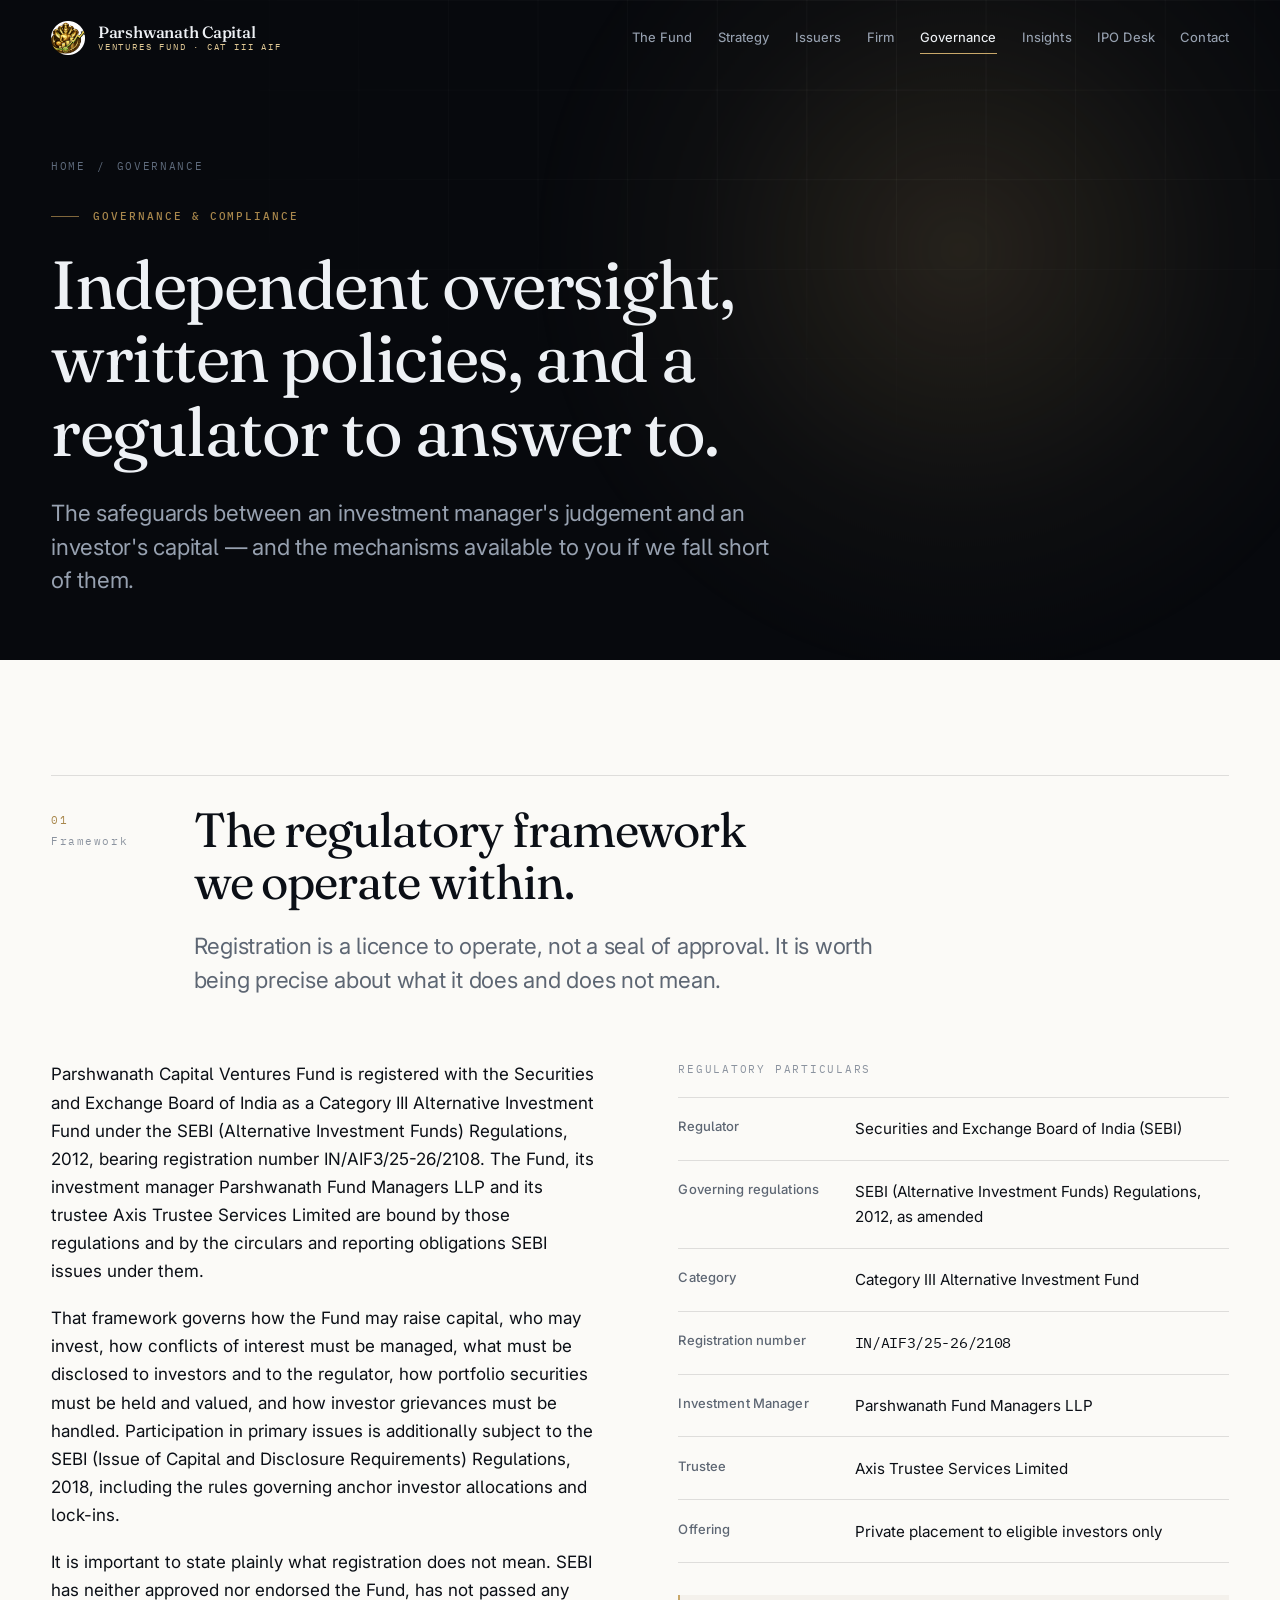
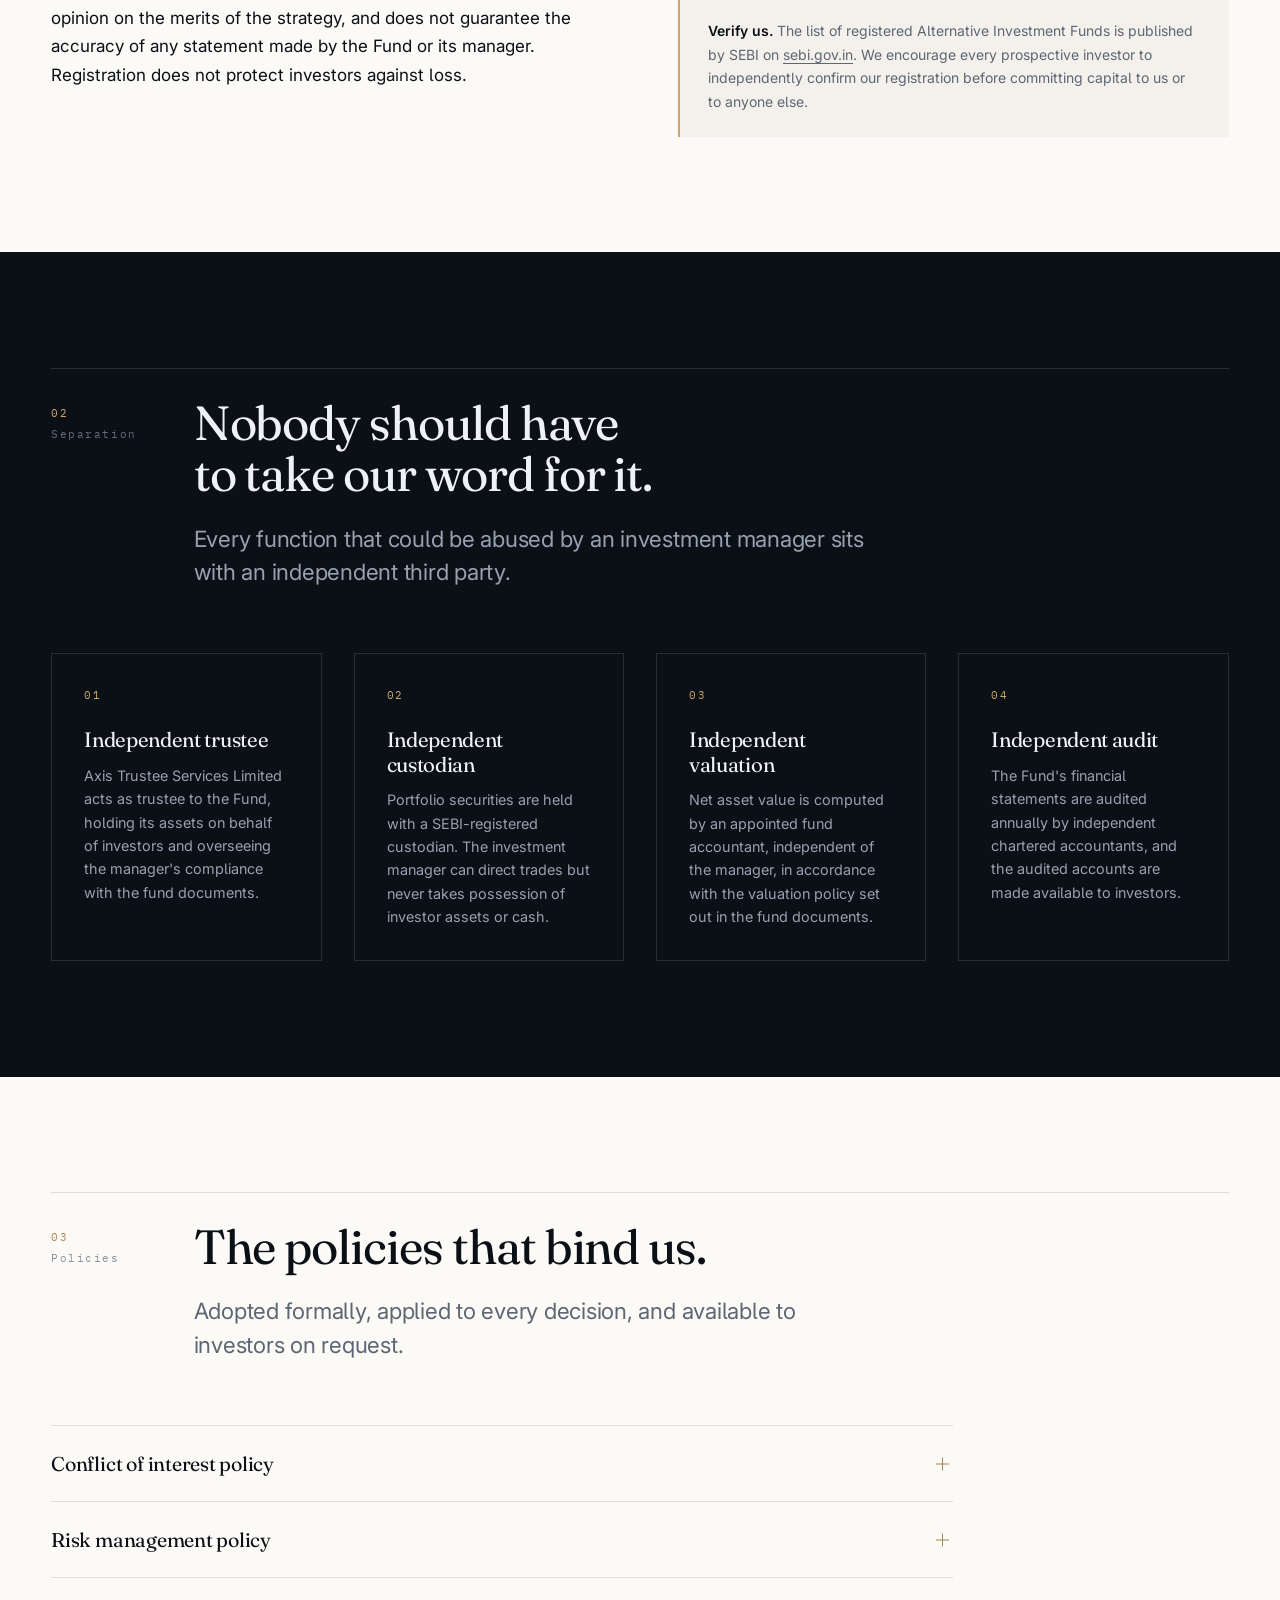
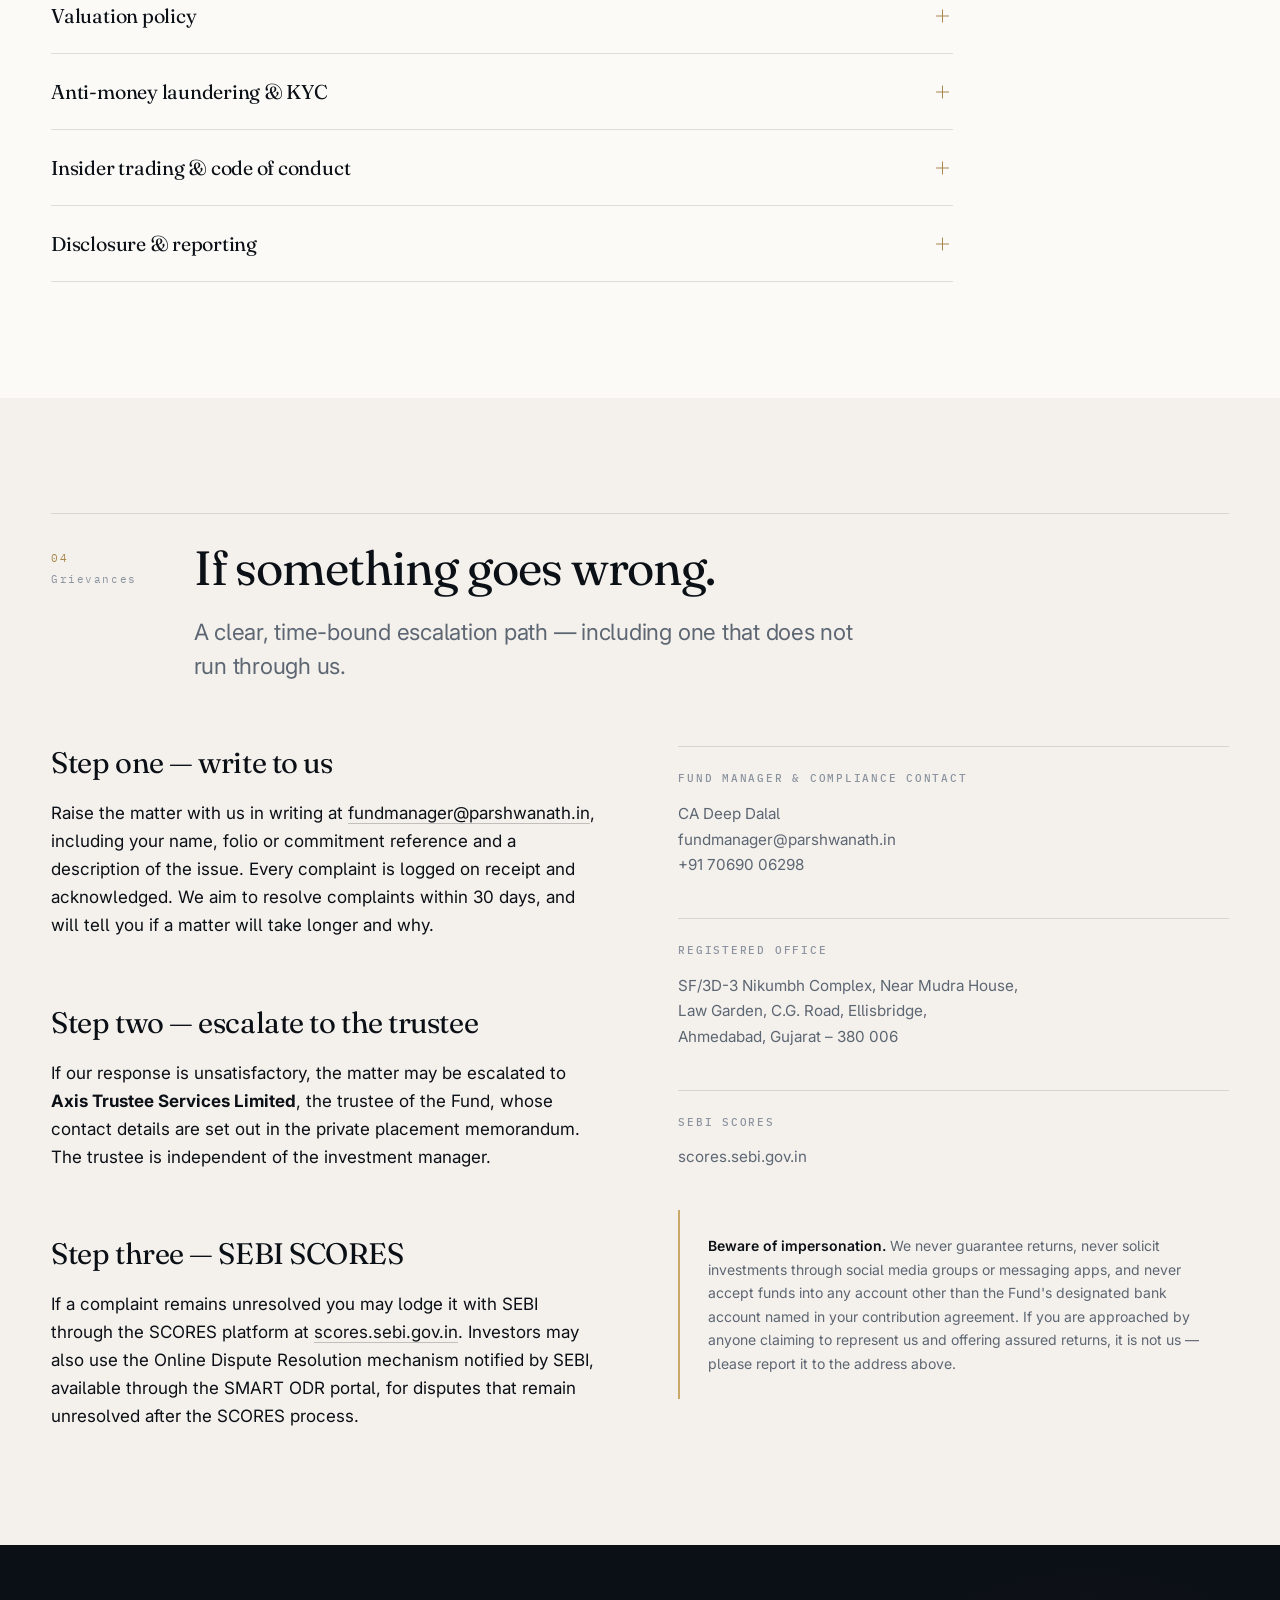
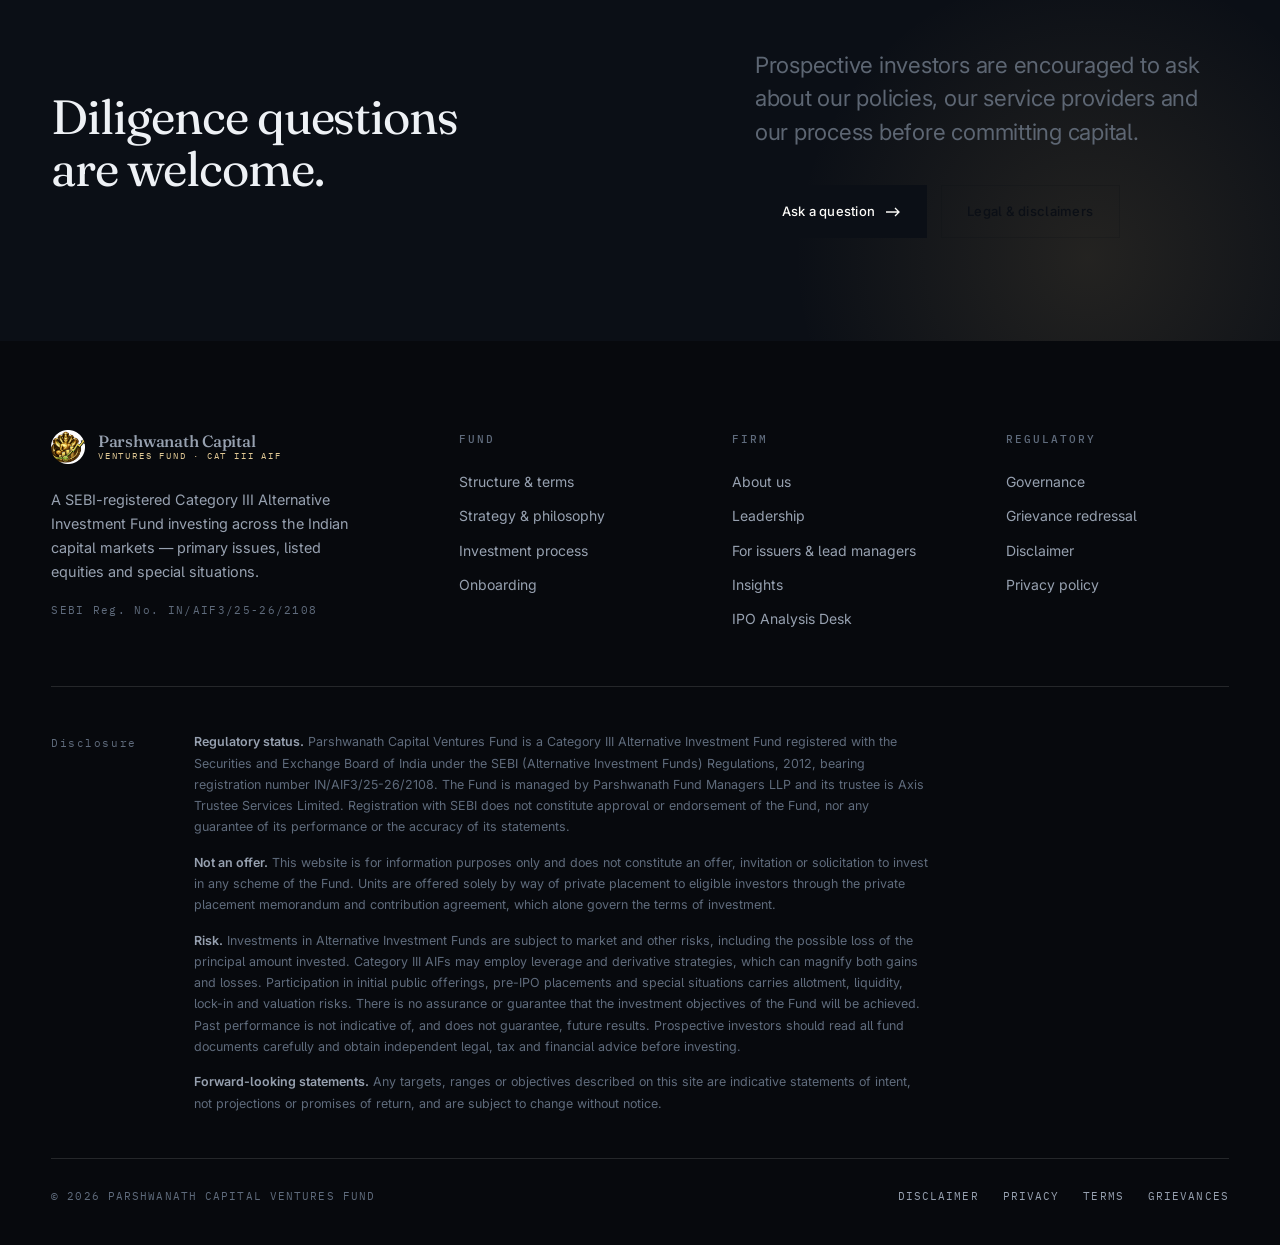
<file: governance.html>
<!DOCTYPE html>
<html lang="en-IN">
<head>
<meta charset="utf-8">
<meta name="viewport" content="width=device-width, initial-scale=1">
<title>Governance & Compliance — Parshwanath Capital Ventures Fund</title>
<meta name="description" content="Regulatory framework, independent trustee and custodian arrangements, compliance policies and investor grievance redressal for Parshwanath Capital Ventures Fund (SEBI Reg. IN/AIF3/25-26/2108).">
<meta name="theme-color" content="#07090d">
<link rel="canonical" href="https://parshwanath.in/governance.html">
<meta property="og:type" content="website">
<meta property="og:title" content="Governance & Compliance — Parshwanath Capital Ventures Fund">
<meta property="og:description" content="Regulatory framework, independent trustee and custodian arrangements, compliance policies and investor grievance redressal for Parshwanath Capital Ventures Fund (SEBI Reg. IN/AIF3/25-26/2108).">
<meta property="og:locale" content="en_IN">
<link rel="icon" href="assets/img/favicon.svg" type="image/svg+xml">
<link rel="preconnect" href="https://fonts.googleapis.com">
<link rel="preconnect" href="https://fonts.gstatic.com" crossorigin>
<link rel="stylesheet" href="https://fonts.googleapis.com/css2?family=Fraunces:ital,opsz,wght,SOFT,WONK@0,9..144,300..600,0..100,0..1;1,9..144,300..500,0..100,0..1&amp;family=IBM+Plex+Mono:wght@400;500&amp;family=Inter:wght@300..700&amp;display=swap">
<link rel="stylesheet" href="assets/css/main.css">
</head>
<body>
<a class="skip-link" href="#main">Skip to content</a>
<div class="progress" data-progress></div>

<header class="nav" data-nav data-solid="false">
  <div class="nav__inner">
    <a class="brand" href="index.html" aria-label="Parshwanath Capital Ventures Fund — home">
      <span class="brand__emblem">
        <img src="assets/img/mark.png" alt="" width="68" height="68"
             onload="this.closest('.brand__emblem').setAttribute('data-img','ok')">
        <svg class="brand__mark" viewBox="0 0 48 48" aria-hidden="true" focusable="false">
        <path d="M24 2.5 45.5 24 24 45.5 2.5 24Z" fill="none" stroke="#c9a86a" stroke-width="1.25"/>
        <g fill="#c9a86a">
          <rect x="14.5" y="25" width="4" height="7" opacity="0.55"/>
          <rect x="22" y="20" width="4" height="12" opacity="0.78"/>
          <rect x="29.5" y="14" width="4" height="18"/>
        </g>
      </svg>
      </span>
      <span class="brand__text">
        <span class="brand__name">Parshwanath Capital</span>
        <span class="brand__sub">Ventures Fund &middot; CAT III AIF</span>
      </span>
    </a>

    <nav class="nav__links" aria-label="Primary">
      <a class="nav__link" href="fund.html">The Fund</a>
      <a class="nav__link" href="philosophy.html">Strategy</a>
      <a class="nav__link" href="issuers.html">Issuers</a>
      <a class="nav__link" href="about.html">Firm</a>
      <a class="nav__link" href="governance.html" aria-current="page">Governance</a>
      <a class="nav__link" href="insights.html">Insights</a>
      <a class="nav__link" href="ipo-analysis/">IPO Desk</a>
      <a class="nav__link" href="contact.html">Contact</a>
    </nav>

    <button class="nav__toggle" type="button" data-nav-toggle aria-expanded="false" aria-controls="nav-drawer" aria-label="Toggle navigation">
      <span></span>
    </button>
  </div>
</header>

<div class="nav__drawer" id="nav-drawer" data-nav-drawer data-open="false">
  <a href="fund.html">The Fund <span>01</span></a>
  <a href="philosophy.html">Strategy <span>02</span></a>
  <a href="issuers.html">Issuers <span>03</span></a>
  <a href="about.html">Firm <span>04</span></a>
  <a href="governance.html">Governance <span>05</span></a>
  <a href="insights.html">Insights <span>06</span></a>
  <a href="ipo-analysis/">IPO Desk <span>07</span></a>
  <a href="contact.html">Contact <span>08</span></a>
  <a class="btn" href="contact.html">Request the private placement memorandum <svg class="btn__arrow" width="14" height="10" viewBox="0 0 14 10" fill="none" aria-hidden="true"><path d="M9 1l4 4-4 4M13 5H0" stroke="currentColor" stroke-width="1.3"/></svg></a>
</div>

<main id="main">

<section class="pagehead">
  <div class="hero__grid" aria-hidden="true"></div>
  <div class="hero__bloom" aria-hidden="true"></div>
  <div class="pagehead__inner wrap">
    <p class="pagehead__crumbs"><a href="index.html">Home</a> <span>/</span> <span>Governance</span></p>
    <p class="eyebrow">Governance &amp; Compliance</p>
    <h1>Independent oversight, written policies, and a regulator to answer to.</h1>
    <p class="lead">The safeguards between an investment manager's judgement and an investor's capital &mdash; and the mechanisms available to you if we fall short of them.</p>
  </div>
</section>

<section class="section">
  <div class="wrap">
    <div class="sec-head" data-reveal>
      <div class="sec-head__idx"><span>01</span>Framework</div>
      <div class="sec-head__body">
        <h2>The regulatory framework we operate within.</h2>
        <p class="lead">Registration is a licence to operate, not a seal of approval. It is worth being precise about what it does and does not mean.</p>
      </div>
    </div>

    <div class="split split--top">
      <div class="prose" data-reveal>
        <p>
          Parshwanath Capital Ventures Fund is registered with the Securities and Exchange
          Board of India as a Category III Alternative Investment Fund under the SEBI
          (Alternative Investment Funds) Regulations, 2012, bearing registration number
          IN/AIF3/25-26/2108. The Fund, its investment manager Parshwanath Fund Managers LLP
          and its trustee Axis Trustee Services Limited are bound by those regulations and by
          the circulars and reporting obligations SEBI issues under them.
        </p>
        <p>
          That framework governs how the Fund may raise capital, who may invest, how
          conflicts of interest must be managed, what must be disclosed to investors and to
          the regulator, how portfolio securities must be held and valued, and how investor
          grievances must be handled. Participation in primary issues is additionally subject
          to the SEBI (Issue of Capital and Disclosure Requirements) Regulations, 2018,
          including the rules governing anchor investor allocations and lock-ins.
        </p>
        <p>
          It is important to state plainly what registration does not mean. SEBI has neither
          approved nor endorsed the Fund, has not passed any opinion on the merits of the
          strategy, and does not guarantee the accuracy of any statement made by the Fund or
          its manager. Registration does not protect investors against loss.
        </p>
      </div>
      <div data-reveal>
        <div class="table-scroll">
          <table class="terms">
            <caption>Regulatory particulars</caption>
            <tbody>
              <tr><th scope="row">Regulator</th><td>Securities and Exchange Board of India (SEBI)</td></tr>
              <tr><th scope="row">Governing regulations</th><td>SEBI (Alternative Investment Funds) Regulations, 2012, as amended</td></tr>
              <tr><th scope="row">Category</th><td>Category III Alternative Investment Fund</td></tr>
              <tr><th scope="row">Registration number</th><td class="num">IN/AIF3/25-26/2108</td></tr>
              <tr><th scope="row">Investment Manager</th><td>Parshwanath Fund Managers LLP</td></tr>
              <tr><th scope="row">Trustee</th><td>Axis Trustee Services Limited</td></tr>
              <tr><th scope="row">Offering</th><td>Private placement to eligible investors only</td></tr>
            </tbody>
          </table>
        </div>
        <div class="notice mt-3">
          <strong>Verify us.</strong> The list of registered Alternative Investment Funds is
          published by SEBI on <a href="https://www.sebi.gov.in" rel="noopener noreferrer" target="_blank" style="border-bottom:1px solid currentColor">sebi.gov.in</a>.
          We encourage every prospective investor to independently confirm our registration
          before committing capital to us or to anyone else.
        </div>
      </div>
    </div>
  </div>
</section>

<section class="section on-ink">
  <div class="wrap">
    <div class="sec-head" data-reveal>
      <div class="sec-head__idx"><span>02</span>Separation</div>
      <div class="sec-head__body">
        <h2>Nobody should have to take our word for it.</h2>
        <p class="lead">Every function that could be abused by an investment manager sits with an independent third party.</p>
      </div>
    </div>

    <div class="grid g-4">
      <article class="card" data-reveal>
        <span class="card__idx">01</span>
        <h3>Independent trustee</h3>
        <p>Axis Trustee Services Limited acts as trustee to the Fund, holding its assets on behalf of investors and overseeing the manager's compliance with the fund documents.</p>
      </article>
      <article class="card" data-reveal>
        <span class="card__idx">02</span>
        <h3>Independent custodian</h3>
        <p>Portfolio securities are held with a SEBI-registered custodian. The investment manager can direct trades but never takes possession of investor assets or cash.</p>
      </article>
      <article class="card" data-reveal>
        <span class="card__idx">03</span>
        <h3>Independent valuation</h3>
        <p>Net asset value is computed by an appointed fund accountant, independent of the manager, in accordance with the valuation policy set out in the fund documents.</p>
      </article>
      <article class="card" data-reveal>
        <span class="card__idx">04</span>
        <h3>Independent audit</h3>
        <p>The Fund's financial statements are audited annually by independent chartered accountants, and the audited accounts are made available to investors.</p>
      </article>
    </div>
  </div>
</section>

<section class="section">
  <div class="wrap">
    <div class="sec-head" data-reveal>
      <div class="sec-head__idx"><span>03</span>Policies</div>
      <div class="sec-head__body">
        <h2>The policies that bind us.</h2>
        <p class="lead">Adopted formally, applied to every decision, and available to investors on request.</p>
      </div>
    </div>

    <div class="acc" data-acc style="max-width:82ch" data-reveal>
      <div class="acc__item">
        <h3 style="margin:0"><button class="acc__btn" type="button" data-acc-btn aria-expanded="false" aria-controls="pol-1">Conflict of interest policy</button></h3>
        <div class="acc__panel" id="pol-1" data-open="false"><div>
          <p>The manager maintains a written policy identifying situations in which its interests, or those of its personnel, could conflict with those of investors. Personal trading by the manager and its personnel is restricted and monitored; no personal account may transact ahead of the Fund in a security the Fund is dealing in, including in any issue in which the Fund has indicated anchor interest. Where a conflict cannot be avoided, it is disclosed to the trustee and to investors.</p>
        </div></div>
      </div>
      <div class="acc__item">
        <h3 style="margin:0"><button class="acc__btn" type="button" data-acc-btn aria-expanded="false" aria-controls="pol-2">Risk management policy</button></h3>
        <div class="acc__panel" id="pol-2" data-open="false"><div>
          <p>Concentration limits, liquidity constraints, lock-in exposure and governance exclusions are documented before capital is deployed and monitored on an ongoing basis. Breaches — including passive breaches caused by market movement — trigger a documented review and, where required, corrective action within a defined period. The policy also governs the circumstances in which derivatives and short exposure may be used.</p>
        </div></div>
      </div>
      <div class="acc__item">
        <h3 style="margin:0"><button class="acc__btn" type="button" data-acc-btn aria-expanded="false" aria-controls="pol-3">Valuation policy</button></h3>
        <div class="acc__panel" id="pol-3" data-open="false"><div>
          <p>Listed securities are valued at market prices from recognised exchanges in accordance with the methodology stated in the fund documents. Instruments subject to lock-in or not yet listed are valued in accordance with the policy's prescribed approach for such holdings. Valuation is performed by the independent fund accountant, not by the investment manager.</p>
        </div></div>
      </div>
      <div class="acc__item">
        <h3 style="margin:0"><button class="acc__btn" type="button" data-acc-btn aria-expanded="false" aria-controls="pol-4">Anti-money laundering &amp; KYC</button></h3>
        <div class="acc__panel" id="pol-4" data-open="false"><div>
          <p>All investors are subject to know-your-customer verification and screening in accordance with the Prevention of Money Laundering Act, 2002 and SEBI's master directions before units are allotted. Source of funds is verified, records are retained for the prescribed period, and the Fund reserves the right to decline any subscription without giving reasons. Investments are accepted only from the investor's own verified bank account.</p>
        </div></div>
      </div>
      <div class="acc__item">
        <h3 style="margin:0"><button class="acc__btn" type="button" data-acc-btn aria-expanded="false" aria-controls="pol-5">Insider trading &amp; code of conduct</button></h3>
        <div class="acc__panel" id="pol-5" data-open="false"><div>
          <p>The manager and its personnel are bound by a code of conduct addressing the SEBI (Prohibition of Insider Trading) Regulations, 2015. This is particularly material to our primary-market work: information received at DRHP or pre-filing stage, or under a non-disclosure agreement, is recorded and results in the relevant security being placed on a restricted list until the information is public or stale. Research is otherwise conducted from public sources and lawful primary research.</p>
        </div></div>
      </div>
      <div class="acc__item">
        <h3 style="margin:0"><button class="acc__btn" type="button" data-acc-btn aria-expanded="false" aria-controls="pol-6">Disclosure &amp; reporting</button></h3>
        <div class="acc__panel" id="pol-6" data-open="false"><div>
          <p>The Fund makes the periodic disclosures to investors and to SEBI required under the AIF Regulations, including reporting on portfolio composition, valuation, fees and expenses, and any material change to the fund documents, the investment strategy or the key persons of the manager. Material changes requiring investor consent are not made without following the process prescribed in the fund documents.</p>
        </div></div>
      </div>
    </div>
  </div>
</section>

<section class="section on-paper-2" id="grievance">
  <div class="wrap">
    <div class="sec-head" data-reveal>
      <div class="sec-head__idx"><span>04</span>Grievances</div>
      <div class="sec-head__body">
        <h2>If something goes wrong.</h2>
        <p class="lead">A clear, time-bound escalation path &mdash; including one that does not run through us.</p>
      </div>
    </div>

    <div class="split split--top">
      <div class="prose" data-reveal>
        <h3 style="margin-top:0">Step one &mdash; write to us</h3>
        <p>
          Raise the matter with us in writing at
          <a href="mailto:fundmanager@parshwanath.in" style="border-bottom:1px solid var(--rule-strong)">fundmanager@parshwanath.in</a>,
          including your name, folio or commitment reference and a description of the issue.
          Every complaint is logged on receipt and acknowledged. We aim to resolve complaints
          within 30 days, and will tell you if a matter will take longer and why.
        </p>

        <h3>Step two &mdash; escalate to the trustee</h3>
        <p>
          If our response is unsatisfactory, the matter may be escalated to
          <strong>Axis Trustee Services Limited</strong>, the trustee of the Fund, whose
          contact details are set out in the private placement memorandum. The trustee is
          independent of the investment manager.
        </p>

        <h3>Step three &mdash; SEBI SCORES</h3>
        <p>
          If a complaint remains unresolved you may lodge it with SEBI through the SCORES
          platform at <a href="https://scores.sebi.gov.in" rel="noopener noreferrer" target="_blank" style="border-bottom:1px solid var(--rule-strong)">scores.sebi.gov.in</a>.
          Investors may also use the Online Dispute Resolution mechanism notified by SEBI,
          available through the SMART ODR portal, for disputes that remain unresolved after
          the SCORES process.
        </p>
      </div>

      <div data-reveal>
        <div class="contact-block">
          <h5>Fund Manager &amp; compliance contact</h5>
          <address>
            CA Deep Dalal<br>
            <a href="mailto:fundmanager@parshwanath.in">fundmanager@parshwanath.in</a><br>
            <a href="tel:+917069006298">+91 70690 06298</a>
          </address>
        </div>
        <div class="contact-block">
          <h5>Registered office</h5>
          <address>SF/3D-3 Nikumbh Complex, Near Mudra House,<br>Law Garden, C.G. Road, Ellisbridge,<br>Ahmedabad, Gujarat &ndash; 380 006</address>
        </div>
        <div class="contact-block">
          <h5>SEBI SCORES</h5>
          <p><a href="https://scores.sebi.gov.in" rel="noopener noreferrer" target="_blank">scores.sebi.gov.in</a></p>
        </div>
        <div class="notice">
          <strong>Beware of impersonation.</strong> We never guarantee returns, never solicit
          investments through social media groups or messaging apps, and never accept funds
          into any account other than the Fund's designated bank account named in your
          contribution agreement. If you are approached by anyone claiming to represent us
          and offering assured returns, it is not us &mdash; please report it to the address
          above.
        </div>
      </div>
    </div>
  </div>
</section>
<section class="cta">
  <div class="wrap cta__inner">
    <h2 data-reveal>Diligence questions are welcome.</h2>
    <div data-reveal>
      <p class="lead" style="max-width:44ch">Prospective investors are encouraged to ask about our policies, our service providers and our process before committing capital.</p>
      <div class="btn-row">
        <a class="btn" href="contact.html">Ask a question <svg class="btn__arrow" width="14" height="10" viewBox="0 0 14 10" fill="none" aria-hidden="true"><path d="M9 1l4 4-4 4M13 5H0" stroke="currentColor" stroke-width="1.3"/></svg></a>
        <a class="btn btn--ghost" href="legal.html">Legal &amp; disclaimers</a>
      </div>
    </div>
  </div>
</section>

</main>

<footer class="footer">
  <div class="wrap">
    <div class="footer__top">
      <div class="footer__col">
        <a class="brand" href="index.html" aria-label="Parshwanath Capital Ventures Fund — home">
      <span class="brand__emblem">
        <img src="assets/img/mark.png" alt="" width="68" height="68"
             onload="this.closest('.brand__emblem').setAttribute('data-img','ok')">
        <svg class="brand__mark" viewBox="0 0 48 48" aria-hidden="true" focusable="false">
        <path d="M24 2.5 45.5 24 24 45.5 2.5 24Z" fill="none" stroke="#c9a86a" stroke-width="1.25"/>
        <g fill="#c9a86a">
          <rect x="14.5" y="25" width="4" height="7" opacity="0.55"/>
          <rect x="22" y="20" width="4" height="12" opacity="0.78"/>
          <rect x="29.5" y="14" width="4" height="18"/>
        </g>
      </svg>
      </span>
      <span class="brand__text">
        <span class="brand__name">Parshwanath Capital</span>
        <span class="brand__sub">Ventures Fund &middot; CAT III AIF</span>
      </span>
    </a>
        <p class="footer__brandline">
          A SEBI-registered Category III Alternative Investment Fund investing across the
          Indian capital markets — primary issues, listed equities and special situations.
        </p>
        <p class="footer__regline num">SEBI Reg. No. IN/AIF3/25-26/2108</p>
      </div>

      <div class="footer__col">
        <h5>Fund</h5>
        <ul>
          <li><a href="fund.html">Structure &amp; terms</a></li>
          <li><a href="philosophy.html">Strategy &amp; philosophy</a></li>
          <li><a href="philosophy.html#process">Investment process</a></li>
          <li><a href="fund.html#onboarding">Onboarding</a></li>
        </ul>
      </div>

      <div class="footer__col">
        <h5>Firm</h5>
        <ul>
          <li><a href="about.html">About us</a></li>
          <li><a href="about.html#leadership">Leadership</a></li>
          <li><a href="issuers.html">For issuers &amp; lead managers</a></li>
          <li><a href="insights.html">Insights</a></li>
          <li><a href="ipo-analysis/">IPO Analysis Desk</a></li>
        </ul>
      </div>

      <div class="footer__col">
        <h5>Regulatory</h5>
        <ul>
          <li><a href="governance.html">Governance</a></li>
          <li><a href="governance.html#grievance">Grievance redressal</a></li>
          <li><a href="legal.html">Disclaimer</a></li>
          <li><a href="legal.html#privacy">Privacy policy</a></li>
        </ul>
      </div>
    </div>

    <div class="footer__disclaimer">
      <div class="sec-head__idx">Disclosure</div>
      <div>
        <p>
          <strong>Regulatory status.</strong> Parshwanath Capital Ventures Fund is a
          Category III Alternative Investment Fund registered with the Securities and
          Exchange Board of India under the SEBI (Alternative Investment Funds) Regulations,
          2012, bearing registration number IN/AIF3/25-26/2108. The Fund is managed by
          Parshwanath Fund Managers LLP and its trustee is Axis Trustee Services Limited.
          Registration with SEBI does not constitute approval or endorsement of the Fund,
          nor any guarantee of its performance or the accuracy of its statements.
        </p>
        <p>
          <strong>Not an offer.</strong> This website is for information purposes only and
          does not constitute an offer, invitation or solicitation to invest in any scheme
          of the Fund. Units are offered solely by way of private placement to eligible
          investors through the private placement memorandum and contribution agreement,
          which alone govern the terms of investment.
        </p>
        <p>
          <strong>Risk.</strong> Investments in Alternative Investment Funds are subject to
          market and other risks, including the possible loss of the principal amount
          invested. Category III AIFs may employ leverage and derivative strategies, which
          can magnify both gains and losses. Participation in initial public offerings,
          pre-IPO placements and special situations carries allotment, liquidity, lock-in
          and valuation risks. There is no assurance or guarantee that the investment
          objectives of the Fund will be achieved. Past performance is not indicative of,
          and does not guarantee, future results. Prospective investors should read all fund
          documents carefully and obtain independent legal, tax and financial advice before
          investing.
        </p>
        <p>
          <strong>Forward-looking statements.</strong> Any targets, ranges or objectives
          described on this site are indicative statements of intent, not projections or
          promises of return, and are subject to change without notice.
        </p>
      </div>
    </div>

    <div class="footer__base">
      <span>&copy; <span data-year>2026</span> Parshwanath Capital Ventures Fund</span>
      <nav aria-label="Legal">
        <a href="legal.html">Disclaimer</a>
        <a href="legal.html#privacy">Privacy</a>
        <a href="legal.html#terms">Terms</a>
        <a href="governance.html#grievance">Grievances</a>
      </nav>
    </div>
  </div>
</footer>

<script src="assets/js/main.js" defer></script>
</body>
</html>
</file>
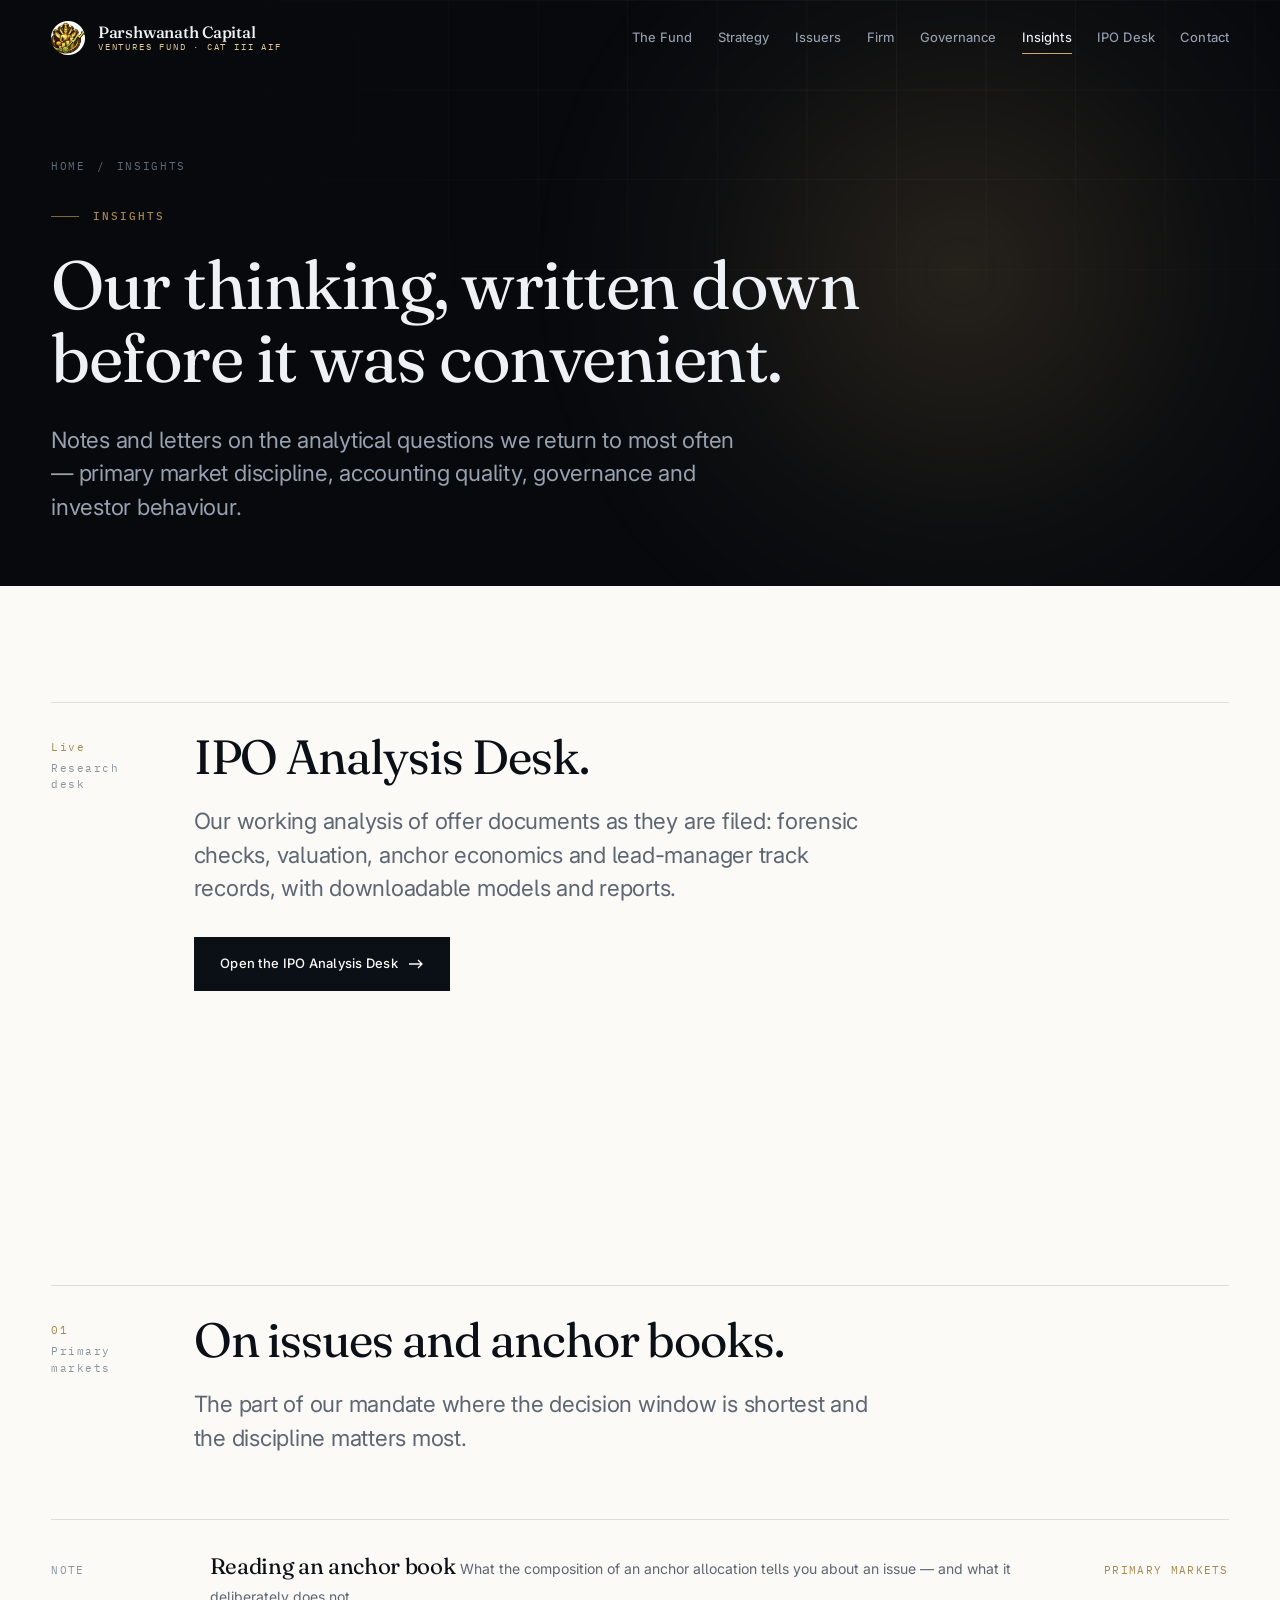
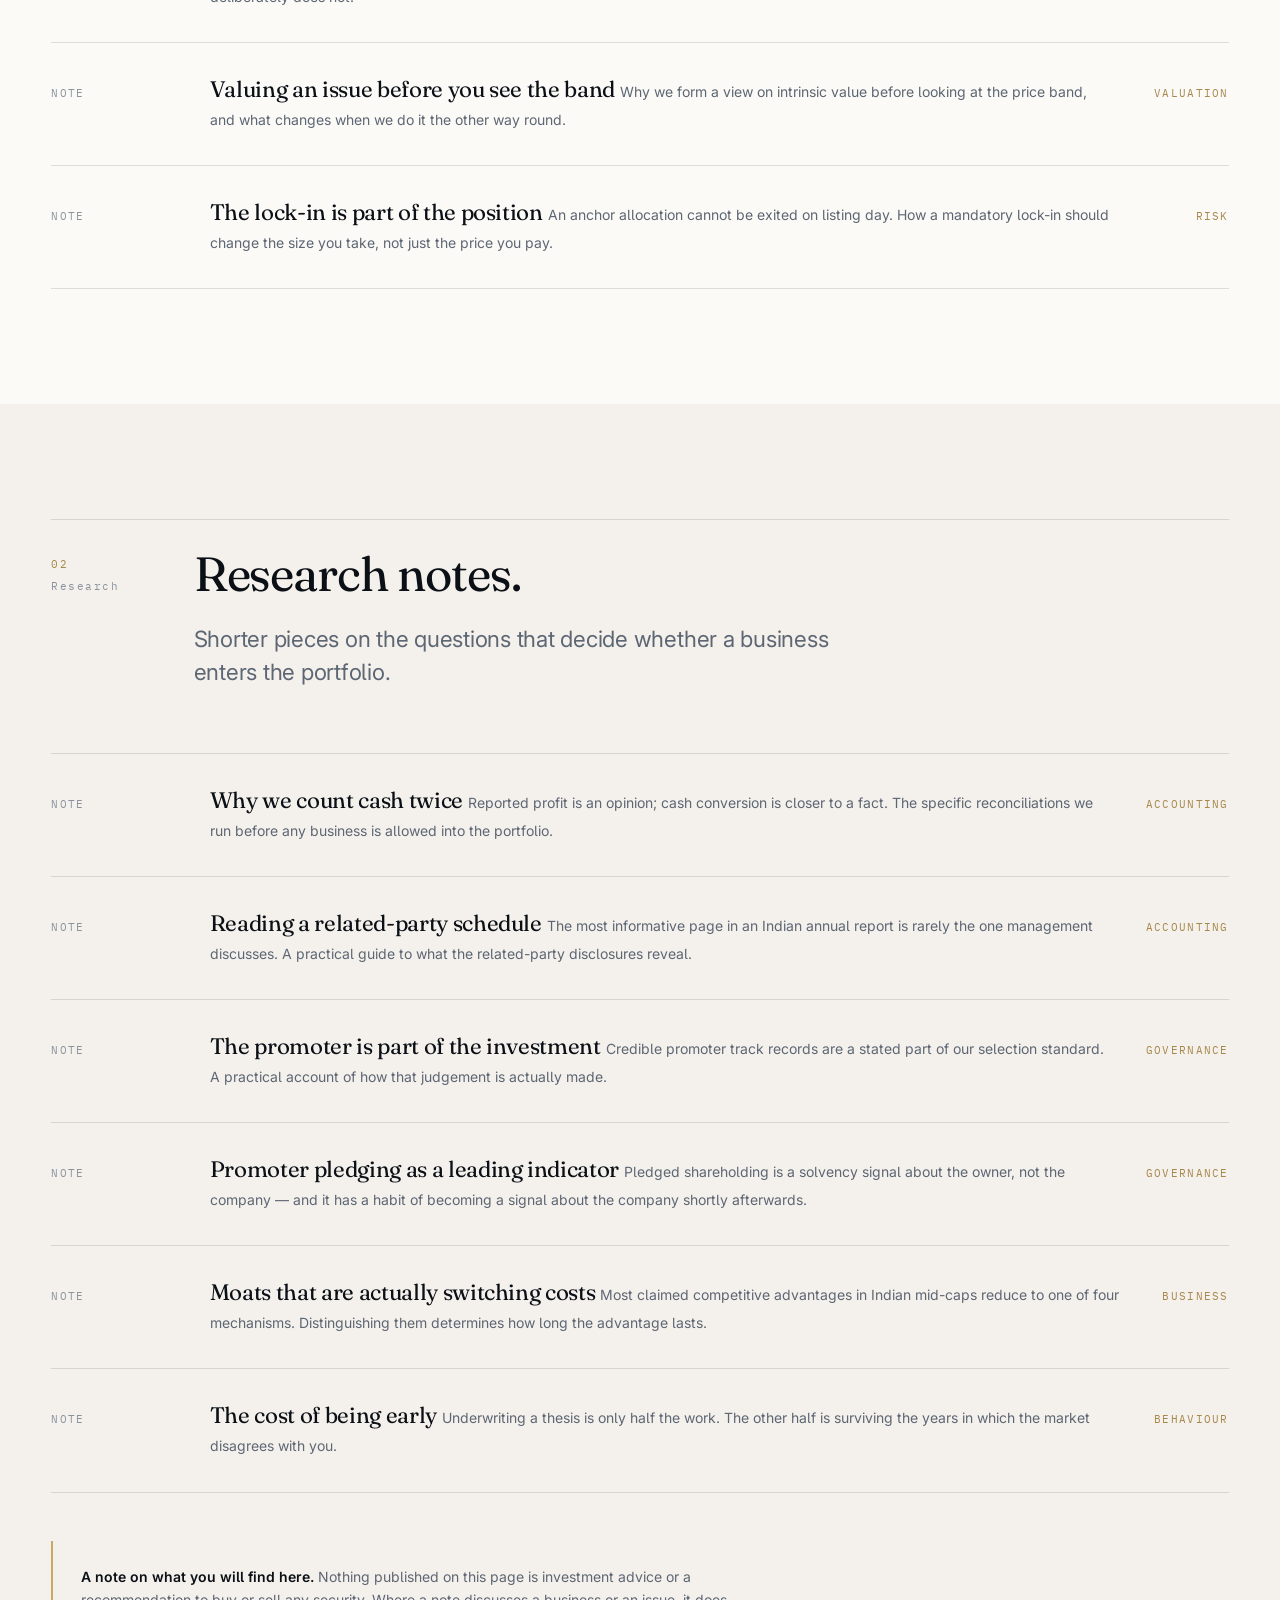
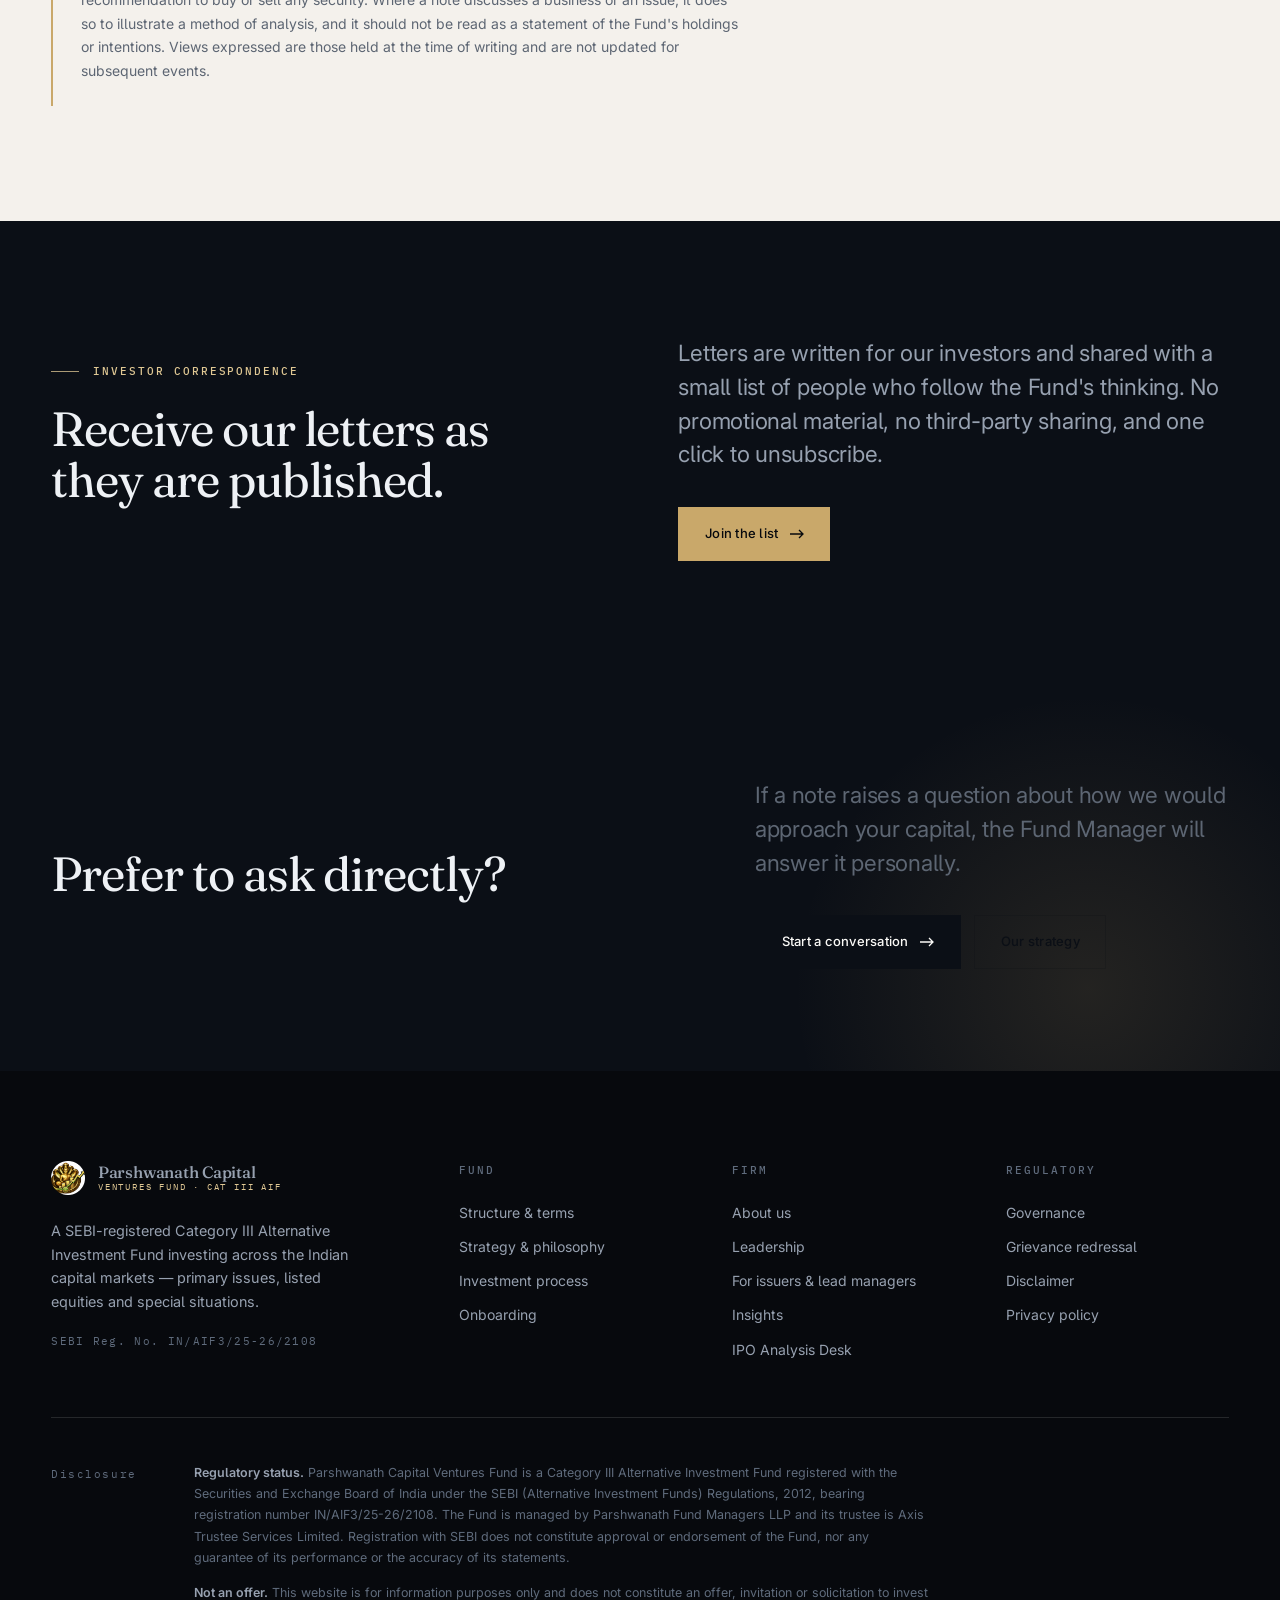
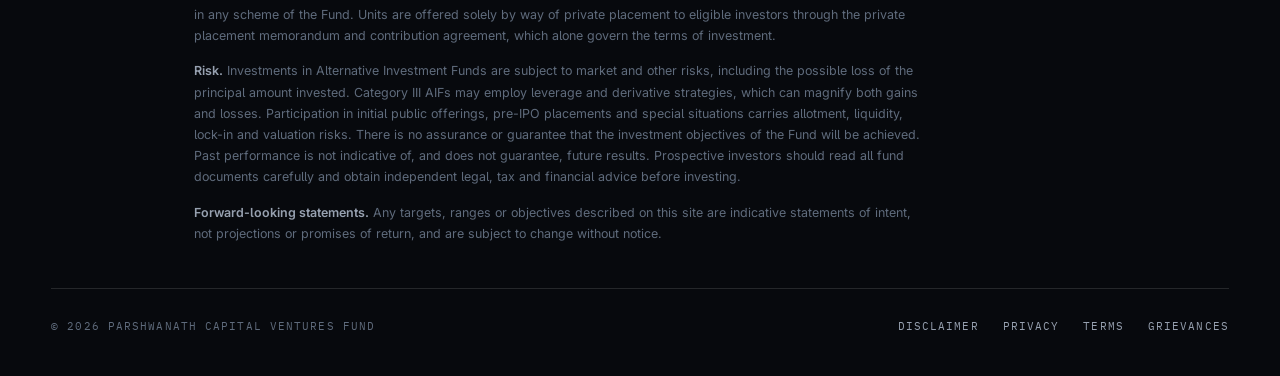
<file: insights.html>
<!DOCTYPE html>
<html lang="en-IN">
<head>
<meta charset="utf-8">
<meta name="viewport" content="width=device-width, initial-scale=1">
<title>Insights — Parshwanath Capital Ventures Fund</title>
<meta name="description" content="Notes and letters from Parshwanath Capital Ventures Fund on primary market discipline, anchor allocations, accounting quality, governance red flags and investment behaviour.">
<meta name="theme-color" content="#07090d">
<link rel="canonical" href="https://parshwanath.in/insights.html">
<meta property="og:type" content="website">
<meta property="og:title" content="Insights — Parshwanath Capital Ventures Fund">
<meta property="og:description" content="Notes and letters from Parshwanath Capital Ventures Fund on primary market discipline, anchor allocations, accounting quality, governance red flags and investment behaviour.">
<meta property="og:locale" content="en_IN">
<link rel="icon" href="assets/img/favicon.svg" type="image/svg+xml">
<link rel="preconnect" href="https://fonts.googleapis.com">
<link rel="preconnect" href="https://fonts.gstatic.com" crossorigin>
<link rel="stylesheet" href="https://fonts.googleapis.com/css2?family=Fraunces:ital,opsz,wght,SOFT,WONK@0,9..144,300..600,0..100,0..1;1,9..144,300..500,0..100,0..1&amp;family=IBM+Plex+Mono:wght@400;500&amp;family=Inter:wght@300..700&amp;display=swap">
<link rel="stylesheet" href="assets/css/main.css">
</head>
<body>
<a class="skip-link" href="#main">Skip to content</a>
<div class="progress" data-progress></div>

<header class="nav" data-nav data-solid="false">
  <div class="nav__inner">
    <a class="brand" href="index.html" aria-label="Parshwanath Capital Ventures Fund — home">
      <span class="brand__emblem">
        <img src="assets/img/mark.png" alt="" width="68" height="68"
             onload="this.closest('.brand__emblem').setAttribute('data-img','ok')">
        <svg class="brand__mark" viewBox="0 0 48 48" aria-hidden="true" focusable="false">
        <path d="M24 2.5 45.5 24 24 45.5 2.5 24Z" fill="none" stroke="#c9a86a" stroke-width="1.25"/>
        <g fill="#c9a86a">
          <rect x="14.5" y="25" width="4" height="7" opacity="0.55"/>
          <rect x="22" y="20" width="4" height="12" opacity="0.78"/>
          <rect x="29.5" y="14" width="4" height="18"/>
        </g>
      </svg>
      </span>
      <span class="brand__text">
        <span class="brand__name">Parshwanath Capital</span>
        <span class="brand__sub">Ventures Fund &middot; CAT III AIF</span>
      </span>
    </a>

    <nav class="nav__links" aria-label="Primary">
      <a class="nav__link" href="fund.html">The Fund</a>
      <a class="nav__link" href="philosophy.html">Strategy</a>
      <a class="nav__link" href="issuers.html">Issuers</a>
      <a class="nav__link" href="about.html">Firm</a>
      <a class="nav__link" href="governance.html">Governance</a>
      <a class="nav__link" href="insights.html" aria-current="page">Insights</a>
      <a class="nav__link" href="ipo-analysis/">IPO Desk</a>
      <a class="nav__link" href="contact.html">Contact</a>
    </nav>

    <button class="nav__toggle" type="button" data-nav-toggle aria-expanded="false" aria-controls="nav-drawer" aria-label="Toggle navigation">
      <span></span>
    </button>
  </div>
</header>

<div class="nav__drawer" id="nav-drawer" data-nav-drawer data-open="false">
  <a href="fund.html">The Fund <span>01</span></a>
  <a href="philosophy.html">Strategy <span>02</span></a>
  <a href="issuers.html">Issuers <span>03</span></a>
  <a href="about.html">Firm <span>04</span></a>
  <a href="governance.html">Governance <span>05</span></a>
  <a href="insights.html">Insights <span>06</span></a>
  <a href="ipo-analysis/">IPO Desk <span>07</span></a>
  <a href="contact.html">Contact <span>08</span></a>
  <a class="btn" href="contact.html">Request the private placement memorandum <svg class="btn__arrow" width="14" height="10" viewBox="0 0 14 10" fill="none" aria-hidden="true"><path d="M9 1l4 4-4 4M13 5H0" stroke="currentColor" stroke-width="1.3"/></svg></a>
</div>

<main id="main">

<section class="pagehead">
  <div class="hero__grid" aria-hidden="true"></div>
  <div class="hero__bloom" aria-hidden="true"></div>
  <div class="pagehead__inner wrap">
    <p class="pagehead__crumbs"><a href="index.html">Home</a> <span>/</span> <span>Insights</span></p>
    <p class="eyebrow">Insights</p>
    <h1>Our thinking, written down before it was convenient.</h1>
    <p class="lead">Notes and letters on the analytical questions we return to most often &mdash; primary market discipline, accounting quality, governance and investor behaviour.</p>
  </div>
</section>

<section class="section">
  <div class="wrap">
    <div class="sec-head" data-reveal>
      <div class="sec-head__idx"><span>Live</span>Research desk</div>
      <div class="sec-head__body">
        <h2>IPO Analysis Desk.</h2>
        <p class="lead">Our working analysis of offer documents as they are filed: forensic checks, valuation, anchor economics and lead-manager track records, with downloadable models and reports.</p>
        <p class="mt-3"><a class="btn" href="ipo-analysis/">Open the IPO Analysis Desk <svg class="btn__arrow" width="14" height="10" viewBox="0 0 14 10" fill="none" aria-hidden="true"><path d="M9 1l4 4-4 4M13 5H0" stroke="currentColor" stroke-width="1.3"/></svg></a></p>
      </div>
    </div>
  </div>
</section>


<section class="section">
  <div class="wrap">
    <div class="sec-head" data-reveal>
      <div class="sec-head__idx"><span>01</span>Primary markets</div>
      <div class="sec-head__body">
        <h2>On issues and anchor books.</h2>
        <p class="lead">The part of our mandate where the decision window is shortest and the discipline matters most.</p>
      </div>
    </div>

    <div data-reveal>
      <div class="insight insight--static">
        <span class="insight__date">Note</span>
        <span>
          <span class="insight__title">Reading an anchor book</span>
          <span class="insight__desc">What the composition of an anchor allocation tells you about an issue — and what it deliberately does not.</span>
        </span>
        <span class="insight__tag">Primary markets</span>
      </div>
      <div class="insight insight--static">
        <span class="insight__date">Note</span>
        <span>
          <span class="insight__title">Valuing an issue before you see the band</span>
          <span class="insight__desc">Why we form a view on intrinsic value before looking at the price band, and what changes when we do it the other way round.</span>
        </span>
        <span class="insight__tag">Valuation</span>
      </div>
      <div class="insight insight--static">
        <span class="insight__date">Note</span>
        <span>
          <span class="insight__title">The lock-in is part of the position</span>
          <span class="insight__desc">An anchor allocation cannot be exited on listing day. How a mandatory lock-in should change the size you take, not just the price you pay.</span>
        </span>
        <span class="insight__tag">Risk</span>
      </div>
    </div>
  </div>
</section>

<section class="section on-paper-2">
  <div class="wrap">
    <div class="sec-head" data-reveal>
      <div class="sec-head__idx"><span>02</span>Research</div>
      <div class="sec-head__body">
        <h2>Research notes.</h2>
        <p class="lead">Shorter pieces on the questions that decide whether a business enters the portfolio.</p>
      </div>
    </div>

    <div data-reveal>
      <div class="insight insight--static">
        <span class="insight__date">Note</span>
        <span>
          <span class="insight__title">Why we count cash twice</span>
          <span class="insight__desc">Reported profit is an opinion; cash conversion is closer to a fact. The specific reconciliations we run before any business is allowed into the portfolio.</span>
        </span>
        <span class="insight__tag">Accounting</span>
      </div>
      <div class="insight insight--static">
        <span class="insight__date">Note</span>
        <span>
          <span class="insight__title">Reading a related-party schedule</span>
          <span class="insight__desc">The most informative page in an Indian annual report is rarely the one management discusses. A practical guide to what the related-party disclosures reveal.</span>
        </span>
        <span class="insight__tag">Accounting</span>
      </div>
      <div class="insight insight--static">
        <span class="insight__date">Note</span>
        <span>
          <span class="insight__title">The promoter is part of the investment</span>
          <span class="insight__desc">Credible promoter track records are a stated part of our selection standard. A practical account of how that judgement is actually made.</span>
        </span>
        <span class="insight__tag">Governance</span>
      </div>
      <div class="insight insight--static">
        <span class="insight__date">Note</span>
        <span>
          <span class="insight__title">Promoter pledging as a leading indicator</span>
          <span class="insight__desc">Pledged shareholding is a solvency signal about the owner, not the company — and it has a habit of becoming a signal about the company shortly afterwards.</span>
        </span>
        <span class="insight__tag">Governance</span>
      </div>
      <div class="insight insight--static">
        <span class="insight__date">Note</span>
        <span>
          <span class="insight__title">Moats that are actually switching costs</span>
          <span class="insight__desc">Most claimed competitive advantages in Indian mid-caps reduce to one of four mechanisms. Distinguishing them determines how long the advantage lasts.</span>
        </span>
        <span class="insight__tag">Business</span>
      </div>
      <div class="insight insight--static">
        <span class="insight__date">Note</span>
        <span>
          <span class="insight__title">The cost of being early</span>
          <span class="insight__desc">Underwriting a thesis is only half the work. The other half is surviving the years in which the market disagrees with you.</span>
        </span>
        <span class="insight__tag">Behaviour</span>
      </div>
    </div>

    <div class="notice mt-4" data-reveal style="max-width:80ch">
      <strong>A note on what you will find here.</strong> Nothing published on this page is
      investment advice or a recommendation to buy or sell any security. Where a note
      discusses a business or an issue, it does so to illustrate a method of analysis, and it
      should not be read as a statement of the Fund's holdings or intentions. Views expressed
      are those held at the time of writing and are not updated for subsequent events.
    </div>
  </div>
</section>

<section class="section on-ink">
  <div class="wrap">
    <div class="split" style="align-items:center">
      <div data-reveal>
        <p class="eyebrow">Investor correspondence</p>
        <h2 style="max-width:16ch">Receive our letters as they are published.</h2>
      </div>
      <div data-reveal>
        <p class="lead" style="max-width:46ch">
          Letters are written for our investors and shared with a small list of people who
          follow the Fund's thinking. No promotional material, no third-party sharing, and
          one click to unsubscribe.
        </p>
        <div class="btn-row">
          <a class="btn" href="contact.html">Join the list <svg class="btn__arrow" width="14" height="10" viewBox="0 0 14 10" fill="none" aria-hidden="true"><path d="M9 1l4 4-4 4M13 5H0" stroke="currentColor" stroke-width="1.3"/></svg></a>
        </div>
      </div>
    </div>
  </div>
</section>
<section class="cta">
  <div class="wrap cta__inner">
    <h2 data-reveal>Prefer to ask directly?</h2>
    <div data-reveal>
      <p class="lead" style="max-width:44ch">If a note raises a question about how we would approach your capital, the Fund Manager will answer it personally.</p>
      <div class="btn-row">
        <a class="btn" href="contact.html">Start a conversation <svg class="btn__arrow" width="14" height="10" viewBox="0 0 14 10" fill="none" aria-hidden="true"><path d="M9 1l4 4-4 4M13 5H0" stroke="currentColor" stroke-width="1.3"/></svg></a>
        <a class="btn btn--ghost" href="philosophy.html">Our strategy</a>
      </div>
    </div>
  </div>
</section>

</main>

<footer class="footer">
  <div class="wrap">
    <div class="footer__top">
      <div class="footer__col">
        <a class="brand" href="index.html" aria-label="Parshwanath Capital Ventures Fund — home">
      <span class="brand__emblem">
        <img src="assets/img/mark.png" alt="" width="68" height="68"
             onload="this.closest('.brand__emblem').setAttribute('data-img','ok')">
        <svg class="brand__mark" viewBox="0 0 48 48" aria-hidden="true" focusable="false">
        <path d="M24 2.5 45.5 24 24 45.5 2.5 24Z" fill="none" stroke="#c9a86a" stroke-width="1.25"/>
        <g fill="#c9a86a">
          <rect x="14.5" y="25" width="4" height="7" opacity="0.55"/>
          <rect x="22" y="20" width="4" height="12" opacity="0.78"/>
          <rect x="29.5" y="14" width="4" height="18"/>
        </g>
      </svg>
      </span>
      <span class="brand__text">
        <span class="brand__name">Parshwanath Capital</span>
        <span class="brand__sub">Ventures Fund &middot; CAT III AIF</span>
      </span>
    </a>
        <p class="footer__brandline">
          A SEBI-registered Category III Alternative Investment Fund investing across the
          Indian capital markets — primary issues, listed equities and special situations.
        </p>
        <p class="footer__regline num">SEBI Reg. No. IN/AIF3/25-26/2108</p>
      </div>

      <div class="footer__col">
        <h5>Fund</h5>
        <ul>
          <li><a href="fund.html">Structure &amp; terms</a></li>
          <li><a href="philosophy.html">Strategy &amp; philosophy</a></li>
          <li><a href="philosophy.html#process">Investment process</a></li>
          <li><a href="fund.html#onboarding">Onboarding</a></li>
        </ul>
      </div>

      <div class="footer__col">
        <h5>Firm</h5>
        <ul>
          <li><a href="about.html">About us</a></li>
          <li><a href="about.html#leadership">Leadership</a></li>
          <li><a href="issuers.html">For issuers &amp; lead managers</a></li>
          <li><a href="insights.html">Insights</a></li>
          <li><a href="ipo-analysis/">IPO Analysis Desk</a></li>
        </ul>
      </div>

      <div class="footer__col">
        <h5>Regulatory</h5>
        <ul>
          <li><a href="governance.html">Governance</a></li>
          <li><a href="governance.html#grievance">Grievance redressal</a></li>
          <li><a href="legal.html">Disclaimer</a></li>
          <li><a href="legal.html#privacy">Privacy policy</a></li>
        </ul>
      </div>
    </div>

    <div class="footer__disclaimer">
      <div class="sec-head__idx">Disclosure</div>
      <div>
        <p>
          <strong>Regulatory status.</strong> Parshwanath Capital Ventures Fund is a
          Category III Alternative Investment Fund registered with the Securities and
          Exchange Board of India under the SEBI (Alternative Investment Funds) Regulations,
          2012, bearing registration number IN/AIF3/25-26/2108. The Fund is managed by
          Parshwanath Fund Managers LLP and its trustee is Axis Trustee Services Limited.
          Registration with SEBI does not constitute approval or endorsement of the Fund,
          nor any guarantee of its performance or the accuracy of its statements.
        </p>
        <p>
          <strong>Not an offer.</strong> This website is for information purposes only and
          does not constitute an offer, invitation or solicitation to invest in any scheme
          of the Fund. Units are offered solely by way of private placement to eligible
          investors through the private placement memorandum and contribution agreement,
          which alone govern the terms of investment.
        </p>
        <p>
          <strong>Risk.</strong> Investments in Alternative Investment Funds are subject to
          market and other risks, including the possible loss of the principal amount
          invested. Category III AIFs may employ leverage and derivative strategies, which
          can magnify both gains and losses. Participation in initial public offerings,
          pre-IPO placements and special situations carries allotment, liquidity, lock-in
          and valuation risks. There is no assurance or guarantee that the investment
          objectives of the Fund will be achieved. Past performance is not indicative of,
          and does not guarantee, future results. Prospective investors should read all fund
          documents carefully and obtain independent legal, tax and financial advice before
          investing.
        </p>
        <p>
          <strong>Forward-looking statements.</strong> Any targets, ranges or objectives
          described on this site are indicative statements of intent, not projections or
          promises of return, and are subject to change without notice.
        </p>
      </div>
    </div>

    <div class="footer__base">
      <span>&copy; <span data-year>2026</span> Parshwanath Capital Ventures Fund</span>
      <nav aria-label="Legal">
        <a href="legal.html">Disclaimer</a>
        <a href="legal.html#privacy">Privacy</a>
        <a href="legal.html#terms">Terms</a>
        <a href="governance.html#grievance">Grievances</a>
      </nav>
    </div>
  </div>
</footer>

<script src="assets/js/main.js" defer></script>
</body>
</html>
</file>
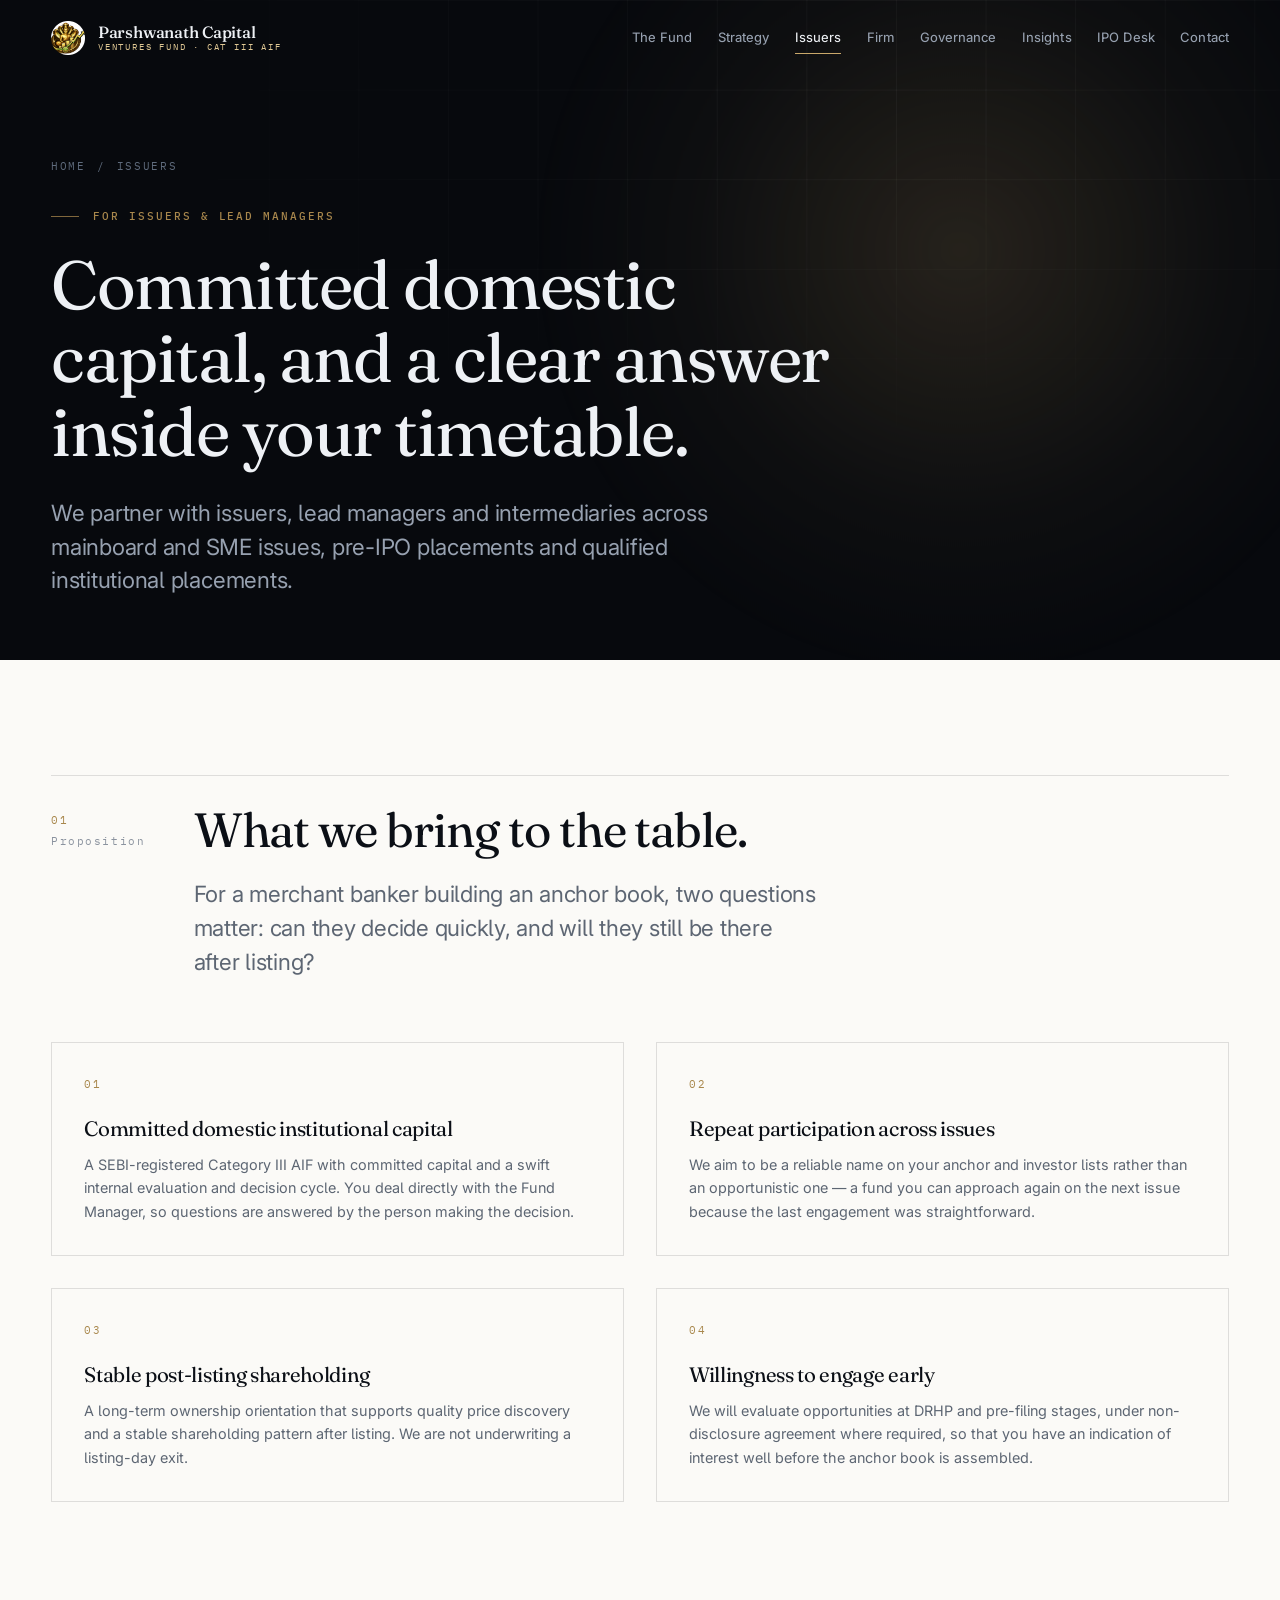
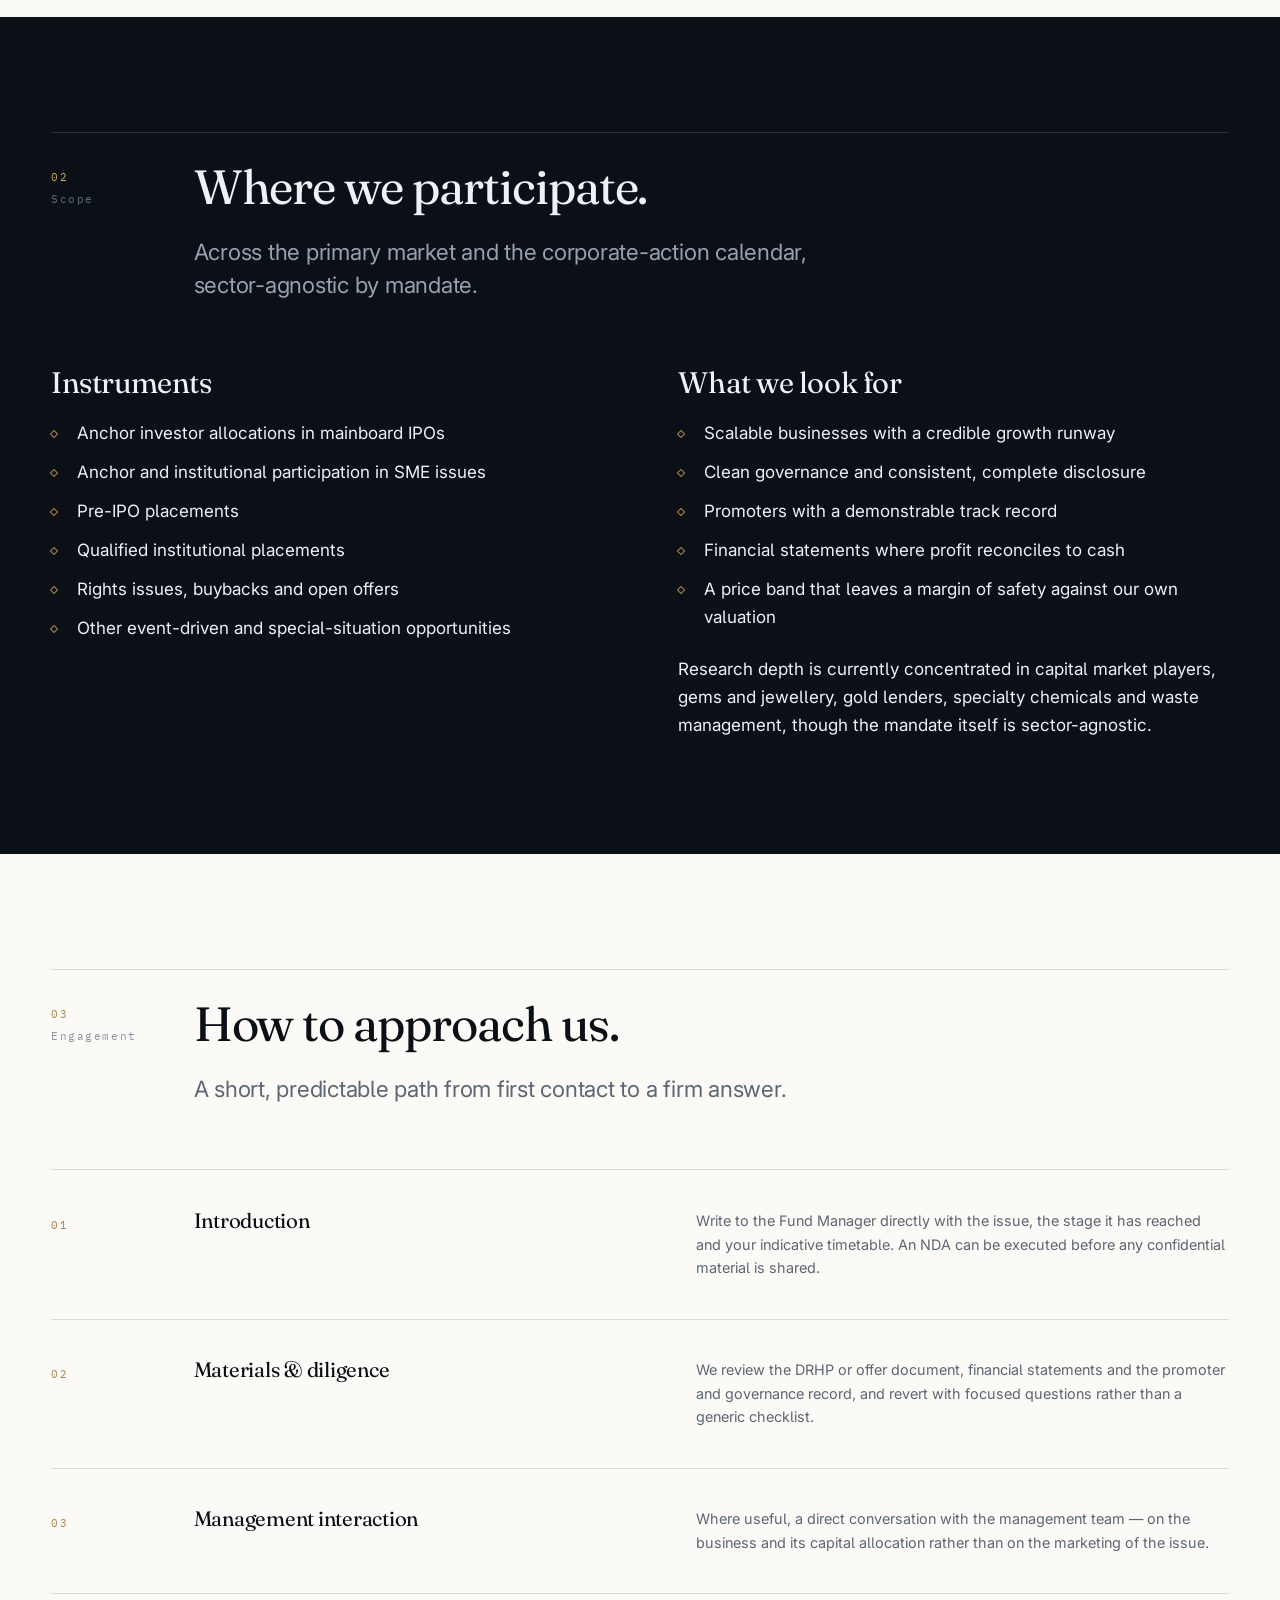
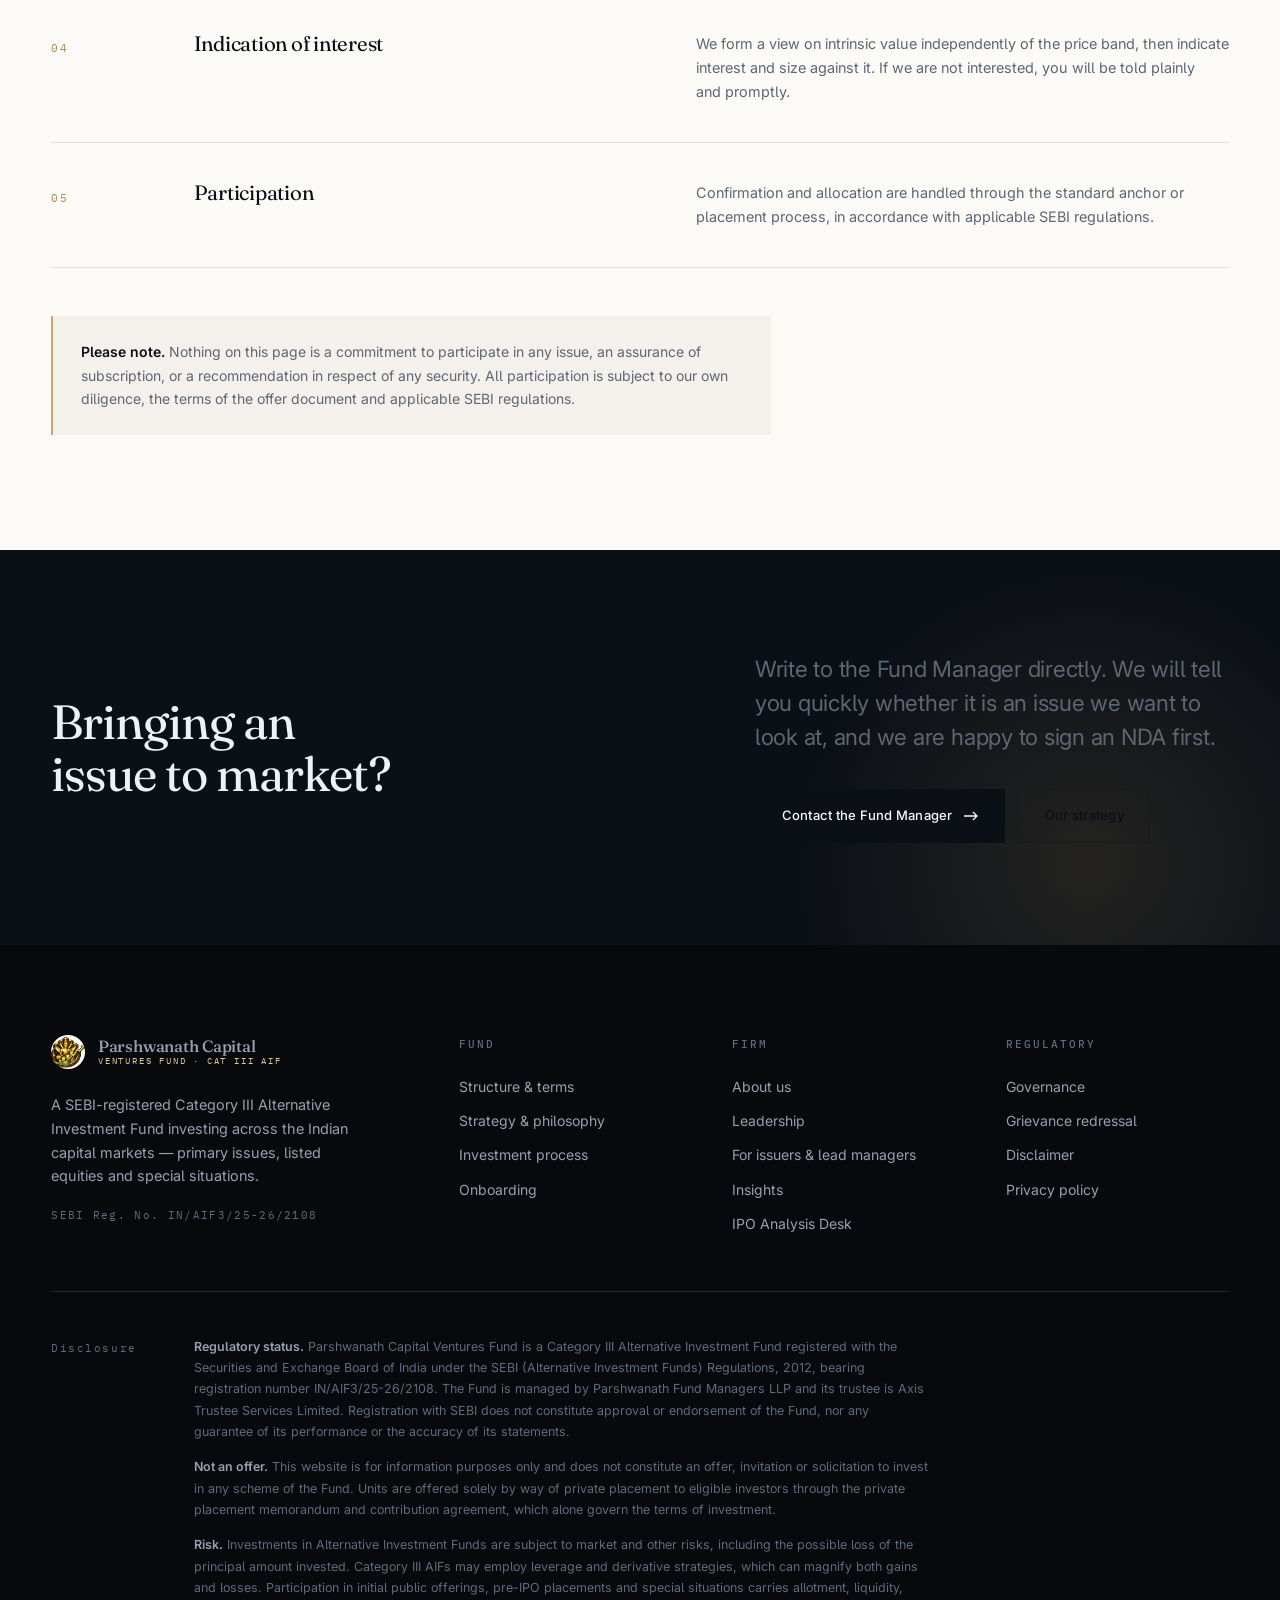
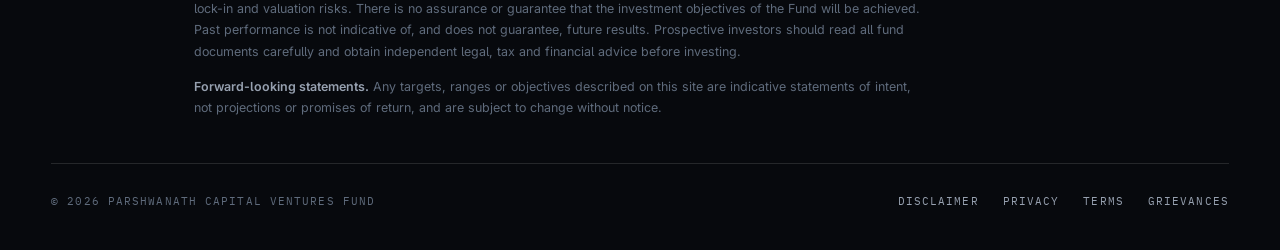
<file: issuers.html>
<!DOCTYPE html>
<html lang="en-IN">
<head>
<meta charset="utf-8">
<meta name="viewport" content="width=device-width, initial-scale=1">
<title>For Issuers & Lead Managers — Parshwanath Capital Ventures Fund</title>
<meta name="description" content="Parshwanath Capital Ventures Fund participates as an anchor investor in mainboard and SME IPOs, pre-IPO placements, QIPs and special situations — committed domestic capital with a swift decision cycle.">
<meta name="theme-color" content="#07090d">
<link rel="canonical" href="https://parshwanath.in/issuers.html">
<meta property="og:type" content="website">
<meta property="og:title" content="For Issuers & Lead Managers — Parshwanath Capital Ventures Fund">
<meta property="og:description" content="Parshwanath Capital Ventures Fund participates as an anchor investor in mainboard and SME IPOs, pre-IPO placements, QIPs and special situations — committed domestic capital with a swift decision cycle.">
<meta property="og:locale" content="en_IN">
<link rel="icon" href="assets/img/favicon.svg" type="image/svg+xml">
<link rel="preconnect" href="https://fonts.googleapis.com">
<link rel="preconnect" href="https://fonts.gstatic.com" crossorigin>
<link rel="stylesheet" href="https://fonts.googleapis.com/css2?family=Fraunces:ital,opsz,wght,SOFT,WONK@0,9..144,300..600,0..100,0..1;1,9..144,300..500,0..100,0..1&amp;family=IBM+Plex+Mono:wght@400;500&amp;family=Inter:wght@300..700&amp;display=swap">
<link rel="stylesheet" href="assets/css/main.css">
</head>
<body>
<a class="skip-link" href="#main">Skip to content</a>
<div class="progress" data-progress></div>

<header class="nav" data-nav data-solid="false">
  <div class="nav__inner">
    <a class="brand" href="index.html" aria-label="Parshwanath Capital Ventures Fund — home">
      <span class="brand__emblem">
        <img src="assets/img/mark.png" alt="" width="68" height="68"
             onload="this.closest('.brand__emblem').setAttribute('data-img','ok')">
        <svg class="brand__mark" viewBox="0 0 48 48" aria-hidden="true" focusable="false">
        <path d="M24 2.5 45.5 24 24 45.5 2.5 24Z" fill="none" stroke="#c9a86a" stroke-width="1.25"/>
        <g fill="#c9a86a">
          <rect x="14.5" y="25" width="4" height="7" opacity="0.55"/>
          <rect x="22" y="20" width="4" height="12" opacity="0.78"/>
          <rect x="29.5" y="14" width="4" height="18"/>
        </g>
      </svg>
      </span>
      <span class="brand__text">
        <span class="brand__name">Parshwanath Capital</span>
        <span class="brand__sub">Ventures Fund &middot; CAT III AIF</span>
      </span>
    </a>

    <nav class="nav__links" aria-label="Primary">
      <a class="nav__link" href="fund.html">The Fund</a>
      <a class="nav__link" href="philosophy.html">Strategy</a>
      <a class="nav__link" href="issuers.html" aria-current="page">Issuers</a>
      <a class="nav__link" href="about.html">Firm</a>
      <a class="nav__link" href="governance.html">Governance</a>
      <a class="nav__link" href="insights.html">Insights</a>
      <a class="nav__link" href="ipo-analysis/">IPO Desk</a>
      <a class="nav__link" href="contact.html">Contact</a>
    </nav>

    <button class="nav__toggle" type="button" data-nav-toggle aria-expanded="false" aria-controls="nav-drawer" aria-label="Toggle navigation">
      <span></span>
    </button>
  </div>
</header>

<div class="nav__drawer" id="nav-drawer" data-nav-drawer data-open="false">
  <a href="fund.html">The Fund <span>01</span></a>
  <a href="philosophy.html">Strategy <span>02</span></a>
  <a href="issuers.html">Issuers <span>03</span></a>
  <a href="about.html">Firm <span>04</span></a>
  <a href="governance.html">Governance <span>05</span></a>
  <a href="insights.html">Insights <span>06</span></a>
  <a href="ipo-analysis/">IPO Desk <span>07</span></a>
  <a href="contact.html">Contact <span>08</span></a>
  <a class="btn" href="contact.html">Request the private placement memorandum <svg class="btn__arrow" width="14" height="10" viewBox="0 0 14 10" fill="none" aria-hidden="true"><path d="M9 1l4 4-4 4M13 5H0" stroke="currentColor" stroke-width="1.3"/></svg></a>
</div>

<main id="main">

<section class="pagehead">
  <div class="hero__grid" aria-hidden="true"></div>
  <div class="hero__bloom" aria-hidden="true"></div>
  <div class="pagehead__inner wrap">
    <p class="pagehead__crumbs"><a href="index.html">Home</a> <span>/</span> <span>Issuers</span></p>
    <p class="eyebrow">For Issuers &amp; Lead Managers</p>
    <h1>Committed domestic capital, and a clear answer inside your timetable.</h1>
    <p class="lead">We partner with issuers, lead managers and intermediaries across mainboard and SME issues, pre-IPO placements and qualified institutional placements.</p>
  </div>
</section>

<section class="section">
  <div class="wrap">
    <div class="sec-head" data-reveal>
      <div class="sec-head__idx"><span>01</span>Proposition</div>
      <div class="sec-head__body">
        <h2>What we bring to the table.</h2>
        <p class="lead">For a merchant banker building an anchor book, two questions matter: can they decide quickly, and will they still be there after listing?</p>
      </div>
    </div>

    <div class="grid g-2">
      <article class="card" data-reveal>
        <span class="card__idx">01</span>
        <h3>Committed domestic institutional capital</h3>
        <p>
          A SEBI-registered Category III AIF with committed capital and a swift internal
          evaluation and decision cycle. You deal directly with the Fund Manager, so
          questions are answered by the person making the decision.
        </p>
      </article>
      <article class="card" data-reveal>
        <span class="card__idx">02</span>
        <h3>Repeat participation across issues</h3>
        <p>
          We aim to be a reliable name on your anchor and investor lists rather than an
          opportunistic one — a fund you can approach again on the next issue because the
          last engagement was straightforward.
        </p>
      </article>
      <article class="card" data-reveal>
        <span class="card__idx">03</span>
        <h3>Stable post-listing shareholding</h3>
        <p>
          A long-term ownership orientation that supports quality price discovery and a
          stable shareholding pattern after listing. We are not underwriting a listing-day
          exit.
        </p>
      </article>
      <article class="card" data-reveal>
        <span class="card__idx">04</span>
        <h3>Willingness to engage early</h3>
        <p>
          We will evaluate opportunities at DRHP and pre-filing stages, under non-disclosure
          agreement where required, so that you have an indication of interest well before
          the anchor book is assembled.
        </p>
      </article>
    </div>
  </div>
</section>

<section class="section on-ink">
  <div class="wrap">
    <div class="sec-head" data-reveal>
      <div class="sec-head__idx"><span>02</span>Scope</div>
      <div class="sec-head__body">
        <h2>Where we participate.</h2>
        <p class="lead">Across the primary market and the corporate-action calendar, sector-agnostic by mandate.</p>
      </div>
    </div>

    <div class="split split--top">
      <div class="prose" data-reveal>
        <h3 style="margin-top:0">Instruments</h3>
        <ul>
          <li>Anchor investor allocations in mainboard IPOs</li>
          <li>Anchor and institutional participation in SME issues</li>
          <li>Pre-IPO placements</li>
          <li>Qualified institutional placements</li>
          <li>Rights issues, buybacks and open offers</li>
          <li>Other event-driven and special-situation opportunities</li>
        </ul>
      </div>
      <div class="prose" data-reveal>
        <h3 style="margin-top:0">What we look for</h3>
        <ul>
          <li>Scalable businesses with a credible growth runway</li>
          <li>Clean governance and consistent, complete disclosure</li>
          <li>Promoters with a demonstrable track record</li>
          <li>Financial statements where profit reconciles to cash</li>
          <li>A price band that leaves a margin of safety against our own valuation</li>
        </ul>
        <p>
          Research depth is currently concentrated in capital market players, gems and
          jewellery, gold lenders, specialty chemicals and waste management, though the
          mandate itself is sector-agnostic.
        </p>
      </div>
    </div>
  </div>
</section>

<section class="section">
  <div class="wrap">
    <div class="sec-head" data-reveal>
      <div class="sec-head__idx"><span>03</span>Engagement</div>
      <div class="sec-head__body">
        <h2>How to approach us.</h2>
        <p class="lead">A short, predictable path from first contact to a firm answer.</p>
      </div>
    </div>

    <div class="rail">
      <div class="rail__item" data-reveal>
        <div class="rail__num">01</div>
        <h3>Introduction</h3>
        <p>Write to the Fund Manager directly with the issue, the stage it has reached and your indicative timetable. An NDA can be executed before any confidential material is shared.</p>
      </div>
      <div class="rail__item" data-reveal>
        <div class="rail__num">02</div>
        <h3>Materials &amp; diligence</h3>
        <p>We review the DRHP or offer document, financial statements and the promoter and governance record, and revert with focused questions rather than a generic checklist.</p>
      </div>
      <div class="rail__item" data-reveal>
        <div class="rail__num">03</div>
        <h3>Management interaction</h3>
        <p>Where useful, a direct conversation with the management team — on the business and its capital allocation rather than on the marketing of the issue.</p>
      </div>
      <div class="rail__item" data-reveal>
        <div class="rail__num">04</div>
        <h3>Indication of interest</h3>
        <p>We form a view on intrinsic value independently of the price band, then indicate interest and size against it. If we are not interested, you will be told plainly and promptly.</p>
      </div>
      <div class="rail__item" data-reveal>
        <div class="rail__num">05</div>
        <h3>Participation</h3>
        <p>Confirmation and allocation are handled through the standard anchor or placement process, in accordance with applicable SEBI regulations.</p>
      </div>
    </div>

    <div class="notice mt-4" data-reveal style="max-width:80ch">
      <strong>Please note.</strong> Nothing on this page is a commitment to participate in any
      issue, an assurance of subscription, or a recommendation in respect of any security. All
      participation is subject to our own diligence, the terms of the offer document and
      applicable SEBI regulations.
    </div>
  </div>
</section>
<section class="cta">
  <div class="wrap cta__inner">
    <h2 data-reveal>Bringing an issue to market?</h2>
    <div data-reveal>
      <p class="lead" style="max-width:44ch">Write to the Fund Manager directly. We will tell you quickly whether it is an issue we want to look at, and we are happy to sign an NDA first.</p>
      <div class="btn-row">
        <a class="btn" href="contact.html">Contact the Fund Manager <svg class="btn__arrow" width="14" height="10" viewBox="0 0 14 10" fill="none" aria-hidden="true"><path d="M9 1l4 4-4 4M13 5H0" stroke="currentColor" stroke-width="1.3"/></svg></a>
        <a class="btn btn--ghost" href="philosophy.html">Our strategy</a>
      </div>
    </div>
  </div>
</section>

</main>

<footer class="footer">
  <div class="wrap">
    <div class="footer__top">
      <div class="footer__col">
        <a class="brand" href="index.html" aria-label="Parshwanath Capital Ventures Fund — home">
      <span class="brand__emblem">
        <img src="assets/img/mark.png" alt="" width="68" height="68"
             onload="this.closest('.brand__emblem').setAttribute('data-img','ok')">
        <svg class="brand__mark" viewBox="0 0 48 48" aria-hidden="true" focusable="false">
        <path d="M24 2.5 45.5 24 24 45.5 2.5 24Z" fill="none" stroke="#c9a86a" stroke-width="1.25"/>
        <g fill="#c9a86a">
          <rect x="14.5" y="25" width="4" height="7" opacity="0.55"/>
          <rect x="22" y="20" width="4" height="12" opacity="0.78"/>
          <rect x="29.5" y="14" width="4" height="18"/>
        </g>
      </svg>
      </span>
      <span class="brand__text">
        <span class="brand__name">Parshwanath Capital</span>
        <span class="brand__sub">Ventures Fund &middot; CAT III AIF</span>
      </span>
    </a>
        <p class="footer__brandline">
          A SEBI-registered Category III Alternative Investment Fund investing across the
          Indian capital markets — primary issues, listed equities and special situations.
        </p>
        <p class="footer__regline num">SEBI Reg. No. IN/AIF3/25-26/2108</p>
      </div>

      <div class="footer__col">
        <h5>Fund</h5>
        <ul>
          <li><a href="fund.html">Structure &amp; terms</a></li>
          <li><a href="philosophy.html">Strategy &amp; philosophy</a></li>
          <li><a href="philosophy.html#process">Investment process</a></li>
          <li><a href="fund.html#onboarding">Onboarding</a></li>
        </ul>
      </div>

      <div class="footer__col">
        <h5>Firm</h5>
        <ul>
          <li><a href="about.html">About us</a></li>
          <li><a href="about.html#leadership">Leadership</a></li>
          <li><a href="issuers.html">For issuers &amp; lead managers</a></li>
          <li><a href="insights.html">Insights</a></li>
          <li><a href="ipo-analysis/">IPO Analysis Desk</a></li>
        </ul>
      </div>

      <div class="footer__col">
        <h5>Regulatory</h5>
        <ul>
          <li><a href="governance.html">Governance</a></li>
          <li><a href="governance.html#grievance">Grievance redressal</a></li>
          <li><a href="legal.html">Disclaimer</a></li>
          <li><a href="legal.html#privacy">Privacy policy</a></li>
        </ul>
      </div>
    </div>

    <div class="footer__disclaimer">
      <div class="sec-head__idx">Disclosure</div>
      <div>
        <p>
          <strong>Regulatory status.</strong> Parshwanath Capital Ventures Fund is a
          Category III Alternative Investment Fund registered with the Securities and
          Exchange Board of India under the SEBI (Alternative Investment Funds) Regulations,
          2012, bearing registration number IN/AIF3/25-26/2108. The Fund is managed by
          Parshwanath Fund Managers LLP and its trustee is Axis Trustee Services Limited.
          Registration with SEBI does not constitute approval or endorsement of the Fund,
          nor any guarantee of its performance or the accuracy of its statements.
        </p>
        <p>
          <strong>Not an offer.</strong> This website is for information purposes only and
          does not constitute an offer, invitation or solicitation to invest in any scheme
          of the Fund. Units are offered solely by way of private placement to eligible
          investors through the private placement memorandum and contribution agreement,
          which alone govern the terms of investment.
        </p>
        <p>
          <strong>Risk.</strong> Investments in Alternative Investment Funds are subject to
          market and other risks, including the possible loss of the principal amount
          invested. Category III AIFs may employ leverage and derivative strategies, which
          can magnify both gains and losses. Participation in initial public offerings,
          pre-IPO placements and special situations carries allotment, liquidity, lock-in
          and valuation risks. There is no assurance or guarantee that the investment
          objectives of the Fund will be achieved. Past performance is not indicative of,
          and does not guarantee, future results. Prospective investors should read all fund
          documents carefully and obtain independent legal, tax and financial advice before
          investing.
        </p>
        <p>
          <strong>Forward-looking statements.</strong> Any targets, ranges or objectives
          described on this site are indicative statements of intent, not projections or
          promises of return, and are subject to change without notice.
        </p>
      </div>
    </div>

    <div class="footer__base">
      <span>&copy; <span data-year>2026</span> Parshwanath Capital Ventures Fund</span>
      <nav aria-label="Legal">
        <a href="legal.html">Disclaimer</a>
        <a href="legal.html#privacy">Privacy</a>
        <a href="legal.html#terms">Terms</a>
        <a href="governance.html#grievance">Grievances</a>
      </nav>
    </div>
  </div>
</footer>

<script src="assets/js/main.js" defer></script>
</body>
</html>
</file>
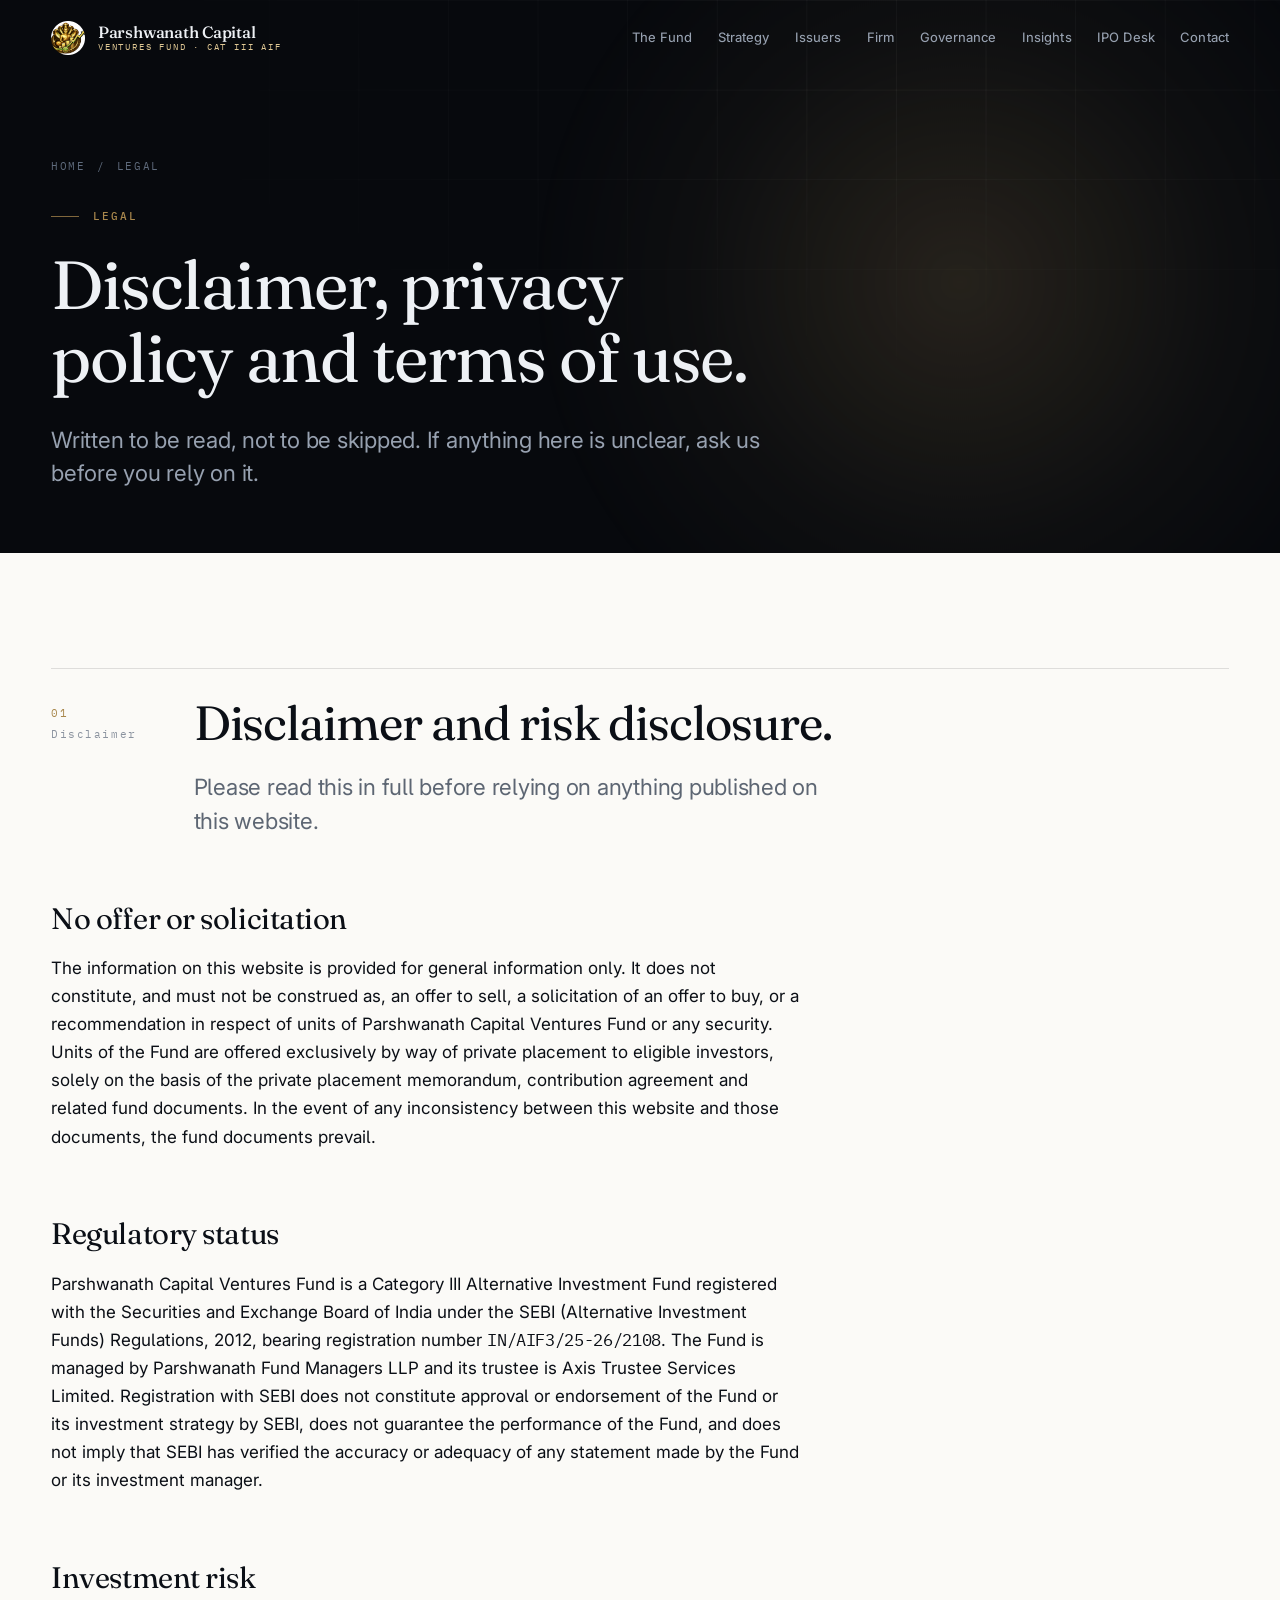
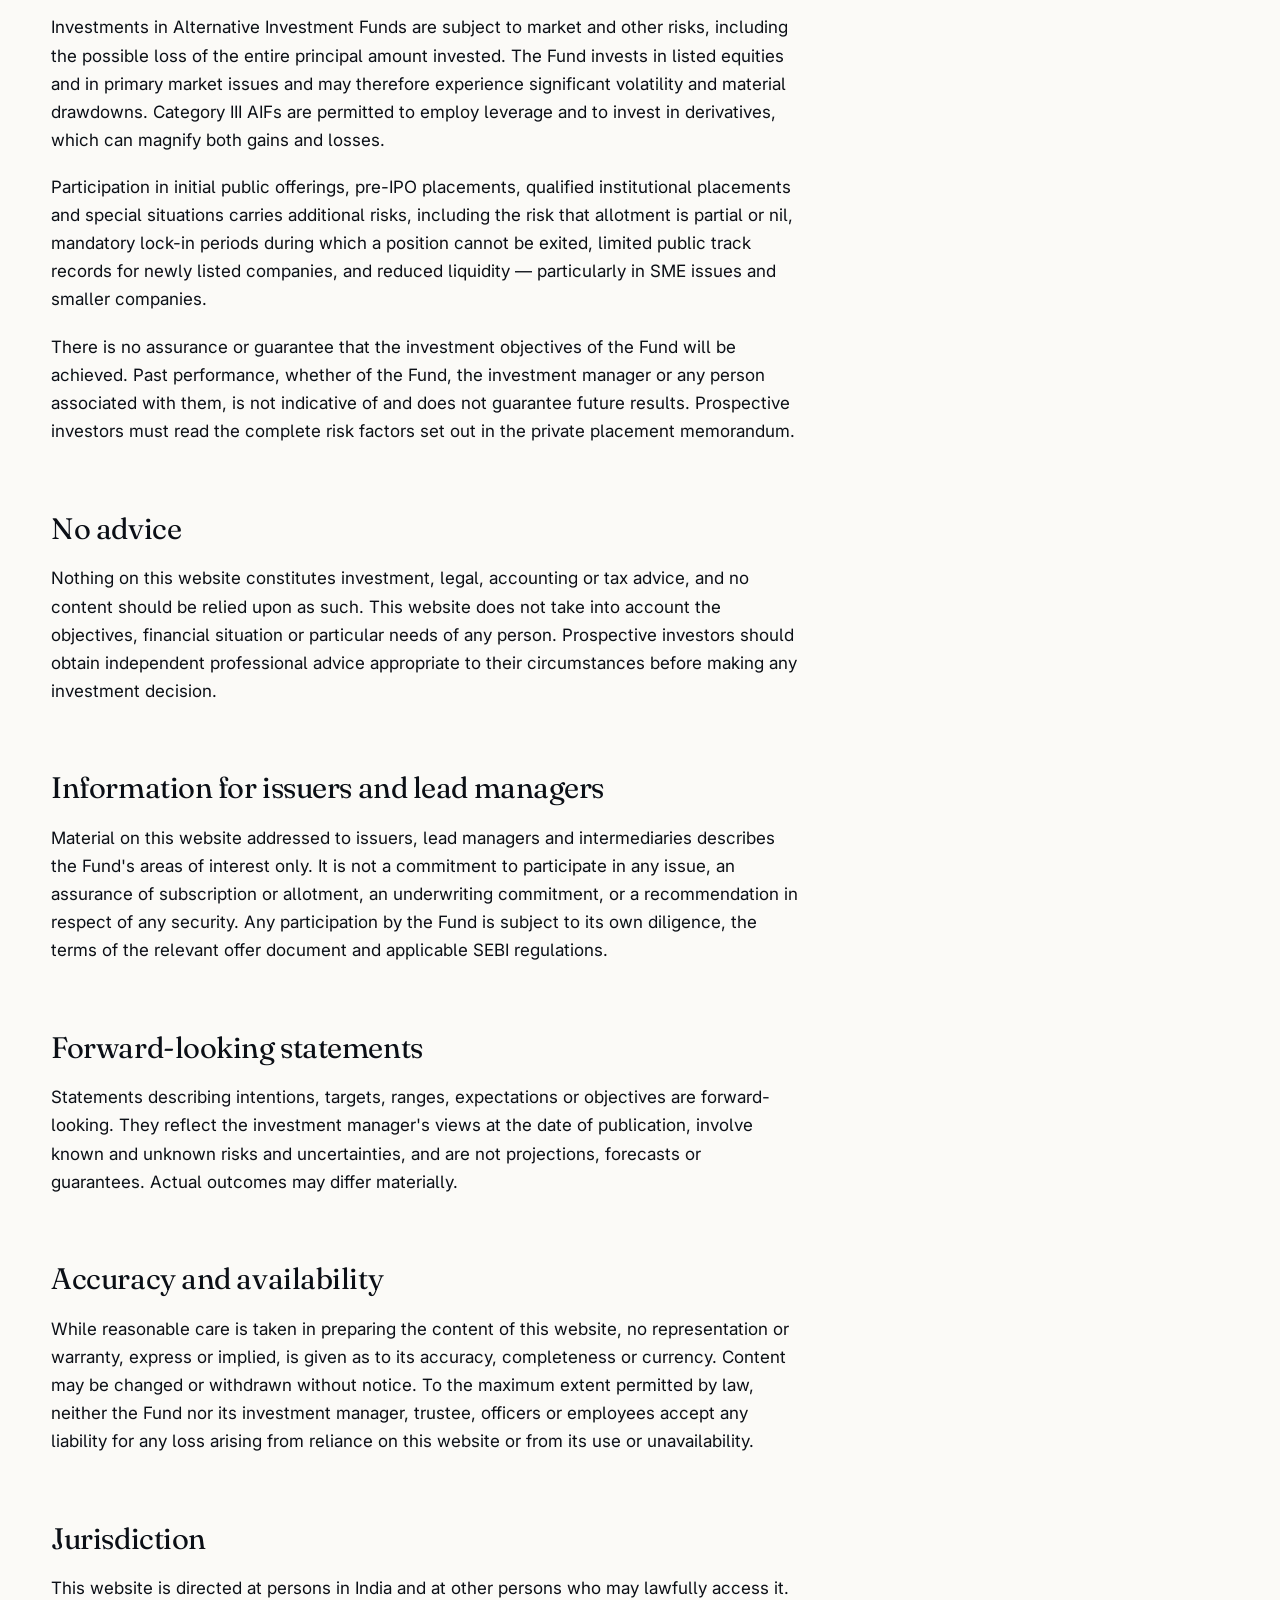
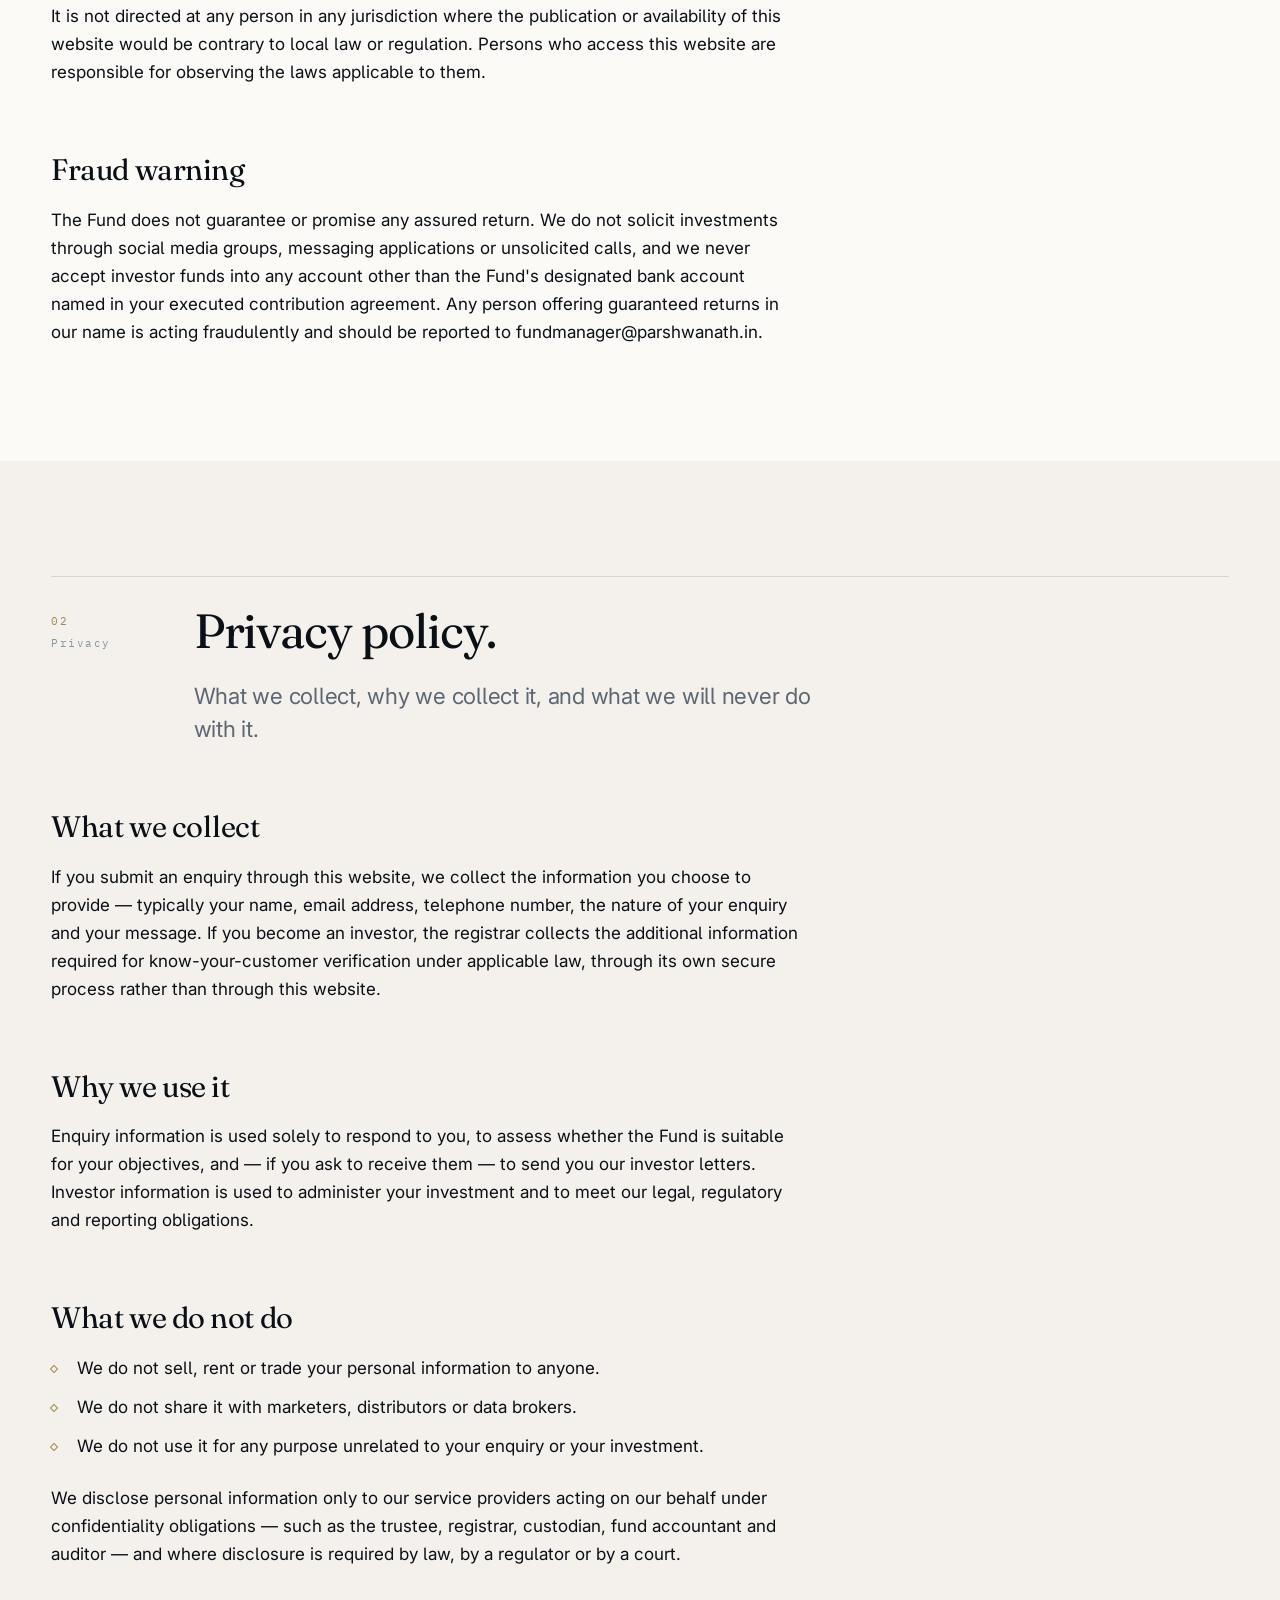
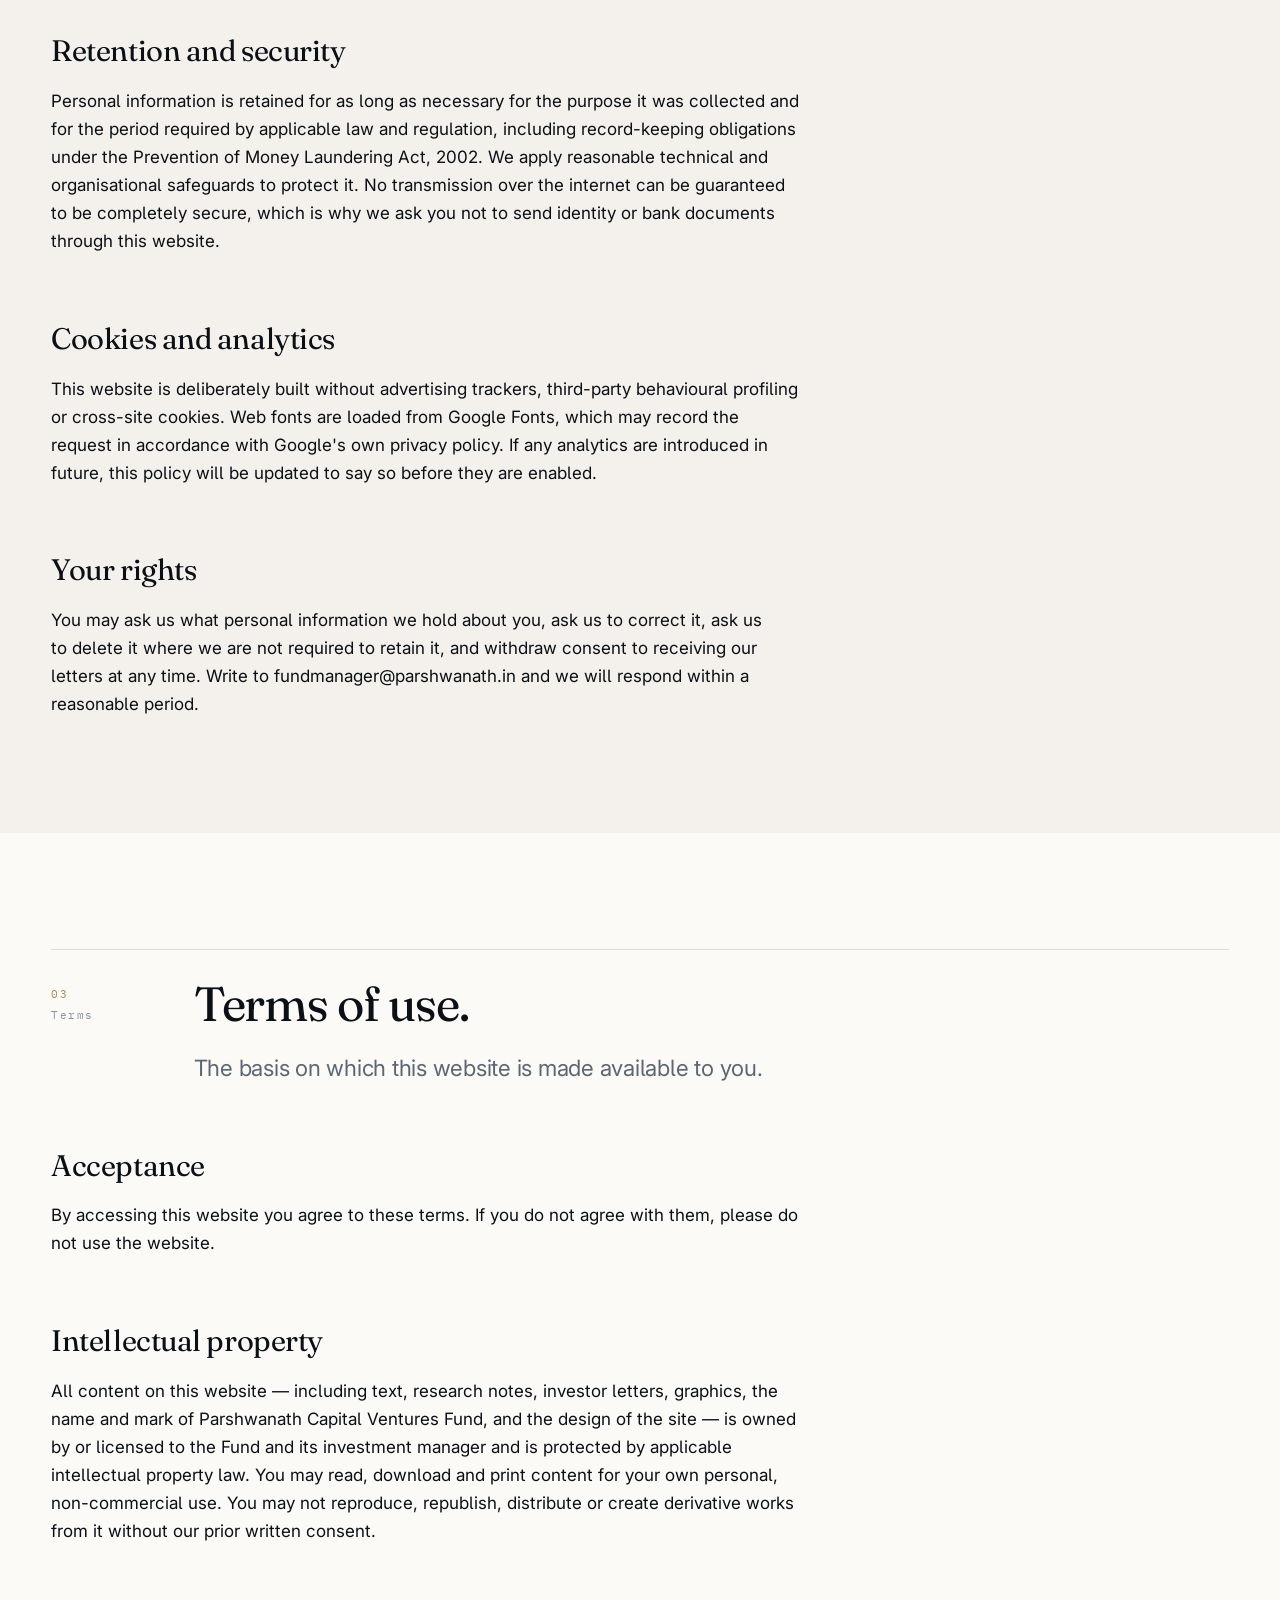
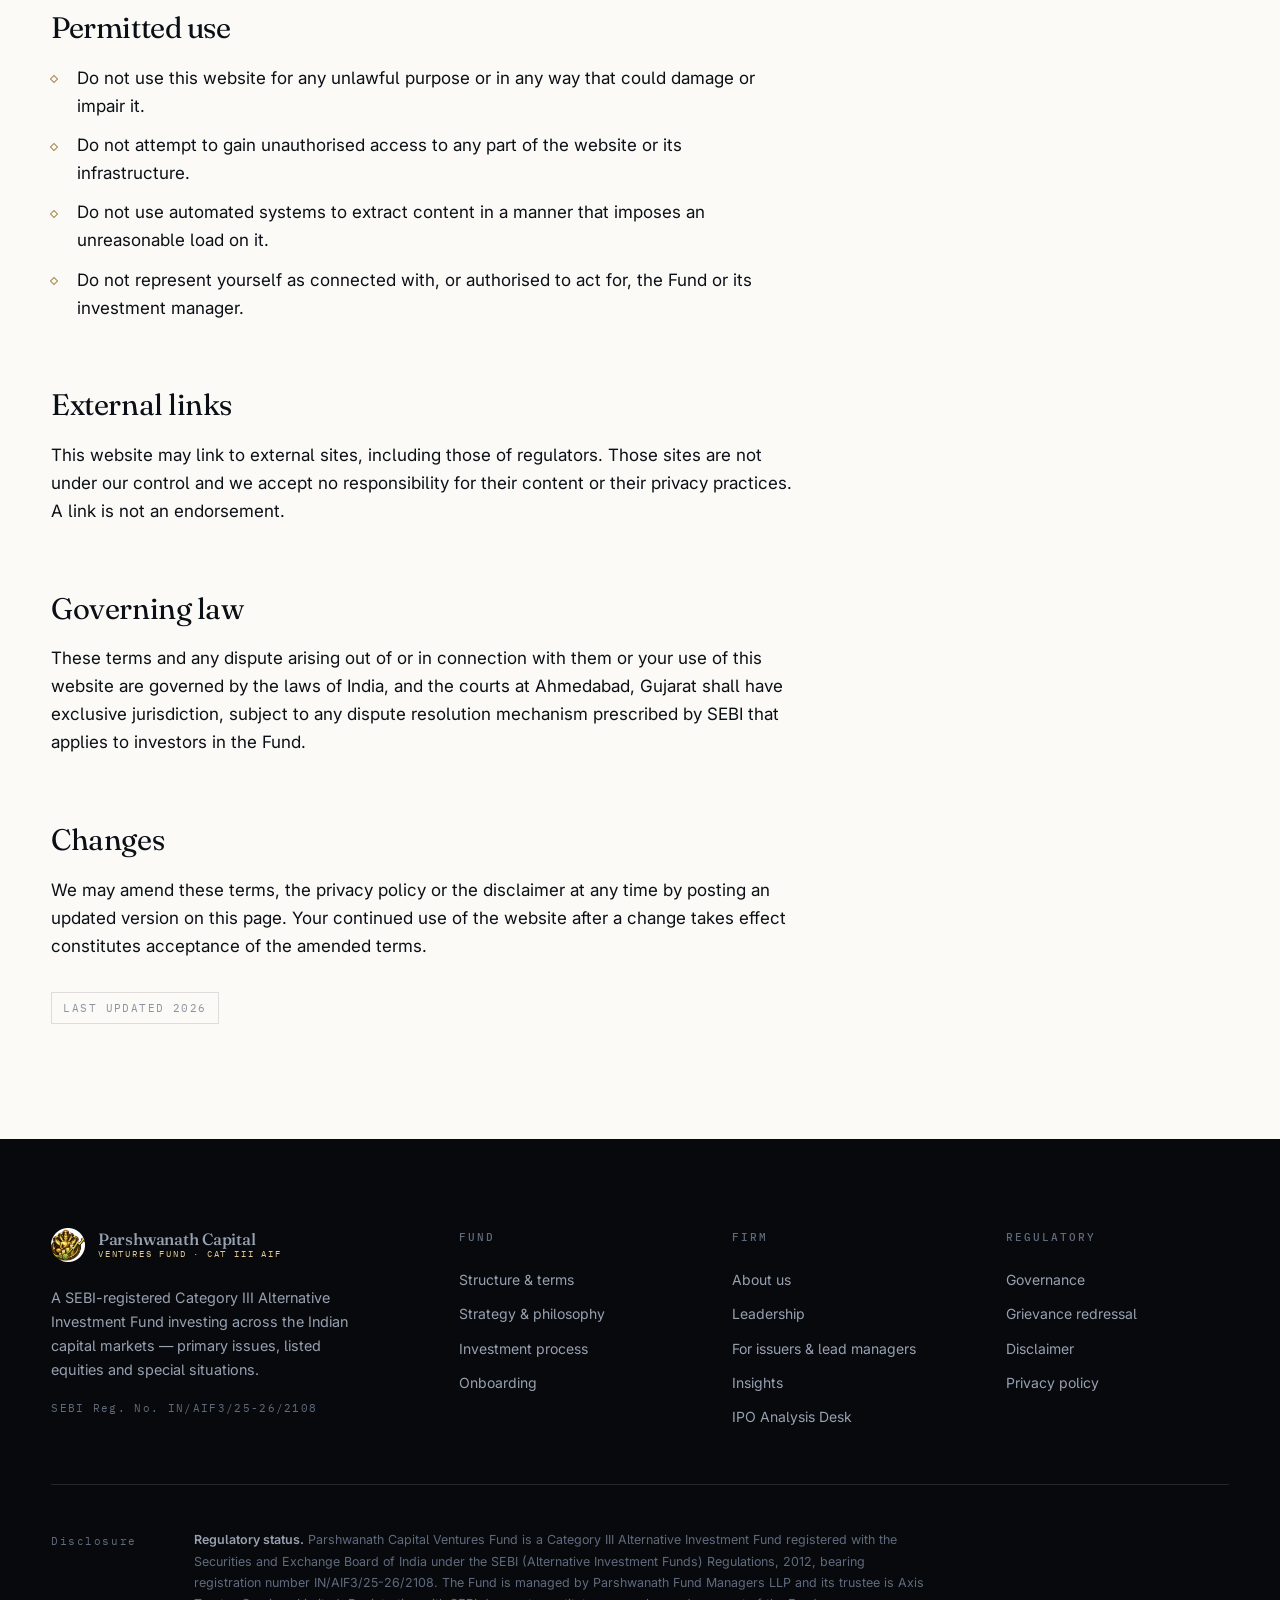
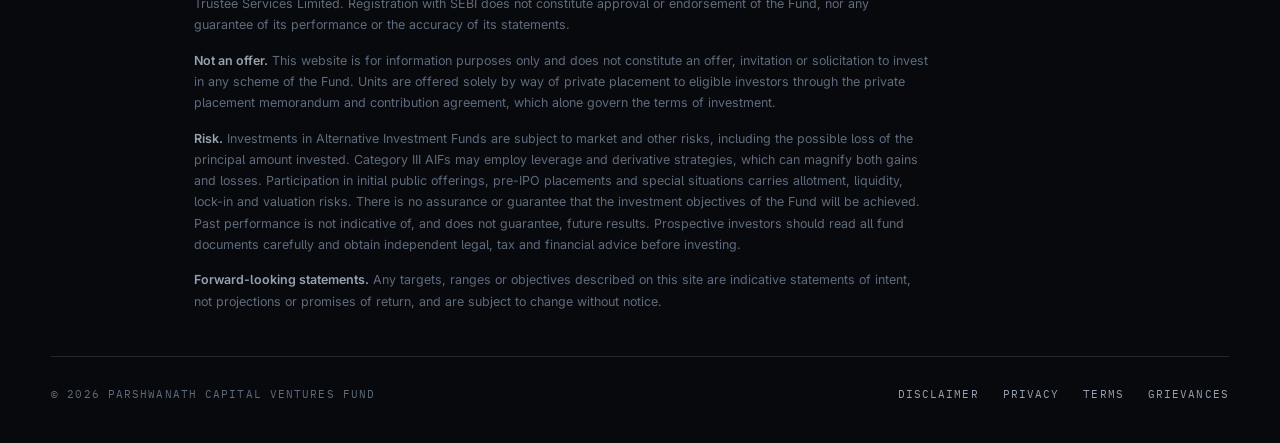
<file: legal.html>
<!DOCTYPE html>
<html lang="en-IN">
<head>
<meta charset="utf-8">
<meta name="viewport" content="width=device-width, initial-scale=1">
<title>Legal — Disclaimer, Privacy & Terms | Parshwanath Capital Ventures Fund</title>
<meta name="description" content="Disclaimer, risk disclosure, privacy policy and terms of use for the Parshwanath Capital Ventures Fund website.">
<meta name="theme-color" content="#07090d">
<link rel="canonical" href="https://parshwanath.in/legal.html">
<meta property="og:type" content="website">
<meta property="og:title" content="Legal — Disclaimer, Privacy & Terms | Parshwanath Capital Ventures Fund">
<meta property="og:description" content="Disclaimer, risk disclosure, privacy policy and terms of use for the Parshwanath Capital Ventures Fund website.">
<meta property="og:locale" content="en_IN">
<link rel="icon" href="assets/img/favicon.svg" type="image/svg+xml">
<link rel="preconnect" href="https://fonts.googleapis.com">
<link rel="preconnect" href="https://fonts.gstatic.com" crossorigin>
<link rel="stylesheet" href="https://fonts.googleapis.com/css2?family=Fraunces:ital,opsz,wght,SOFT,WONK@0,9..144,300..600,0..100,0..1;1,9..144,300..500,0..100,0..1&amp;family=IBM+Plex+Mono:wght@400;500&amp;family=Inter:wght@300..700&amp;display=swap">
<link rel="stylesheet" href="assets/css/main.css">
</head>
<body>
<a class="skip-link" href="#main">Skip to content</a>
<div class="progress" data-progress></div>

<header class="nav" data-nav data-solid="false">
  <div class="nav__inner">
    <a class="brand" href="index.html" aria-label="Parshwanath Capital Ventures Fund — home">
      <span class="brand__emblem">
        <img src="assets/img/mark.png" alt="" width="68" height="68"
             onload="this.closest('.brand__emblem').setAttribute('data-img','ok')">
        <svg class="brand__mark" viewBox="0 0 48 48" aria-hidden="true" focusable="false">
        <path d="M24 2.5 45.5 24 24 45.5 2.5 24Z" fill="none" stroke="#c9a86a" stroke-width="1.25"/>
        <g fill="#c9a86a">
          <rect x="14.5" y="25" width="4" height="7" opacity="0.55"/>
          <rect x="22" y="20" width="4" height="12" opacity="0.78"/>
          <rect x="29.5" y="14" width="4" height="18"/>
        </g>
      </svg>
      </span>
      <span class="brand__text">
        <span class="brand__name">Parshwanath Capital</span>
        <span class="brand__sub">Ventures Fund &middot; CAT III AIF</span>
      </span>
    </a>

    <nav class="nav__links" aria-label="Primary">
      <a class="nav__link" href="fund.html">The Fund</a>
      <a class="nav__link" href="philosophy.html">Strategy</a>
      <a class="nav__link" href="issuers.html">Issuers</a>
      <a class="nav__link" href="about.html">Firm</a>
      <a class="nav__link" href="governance.html">Governance</a>
      <a class="nav__link" href="insights.html">Insights</a>
      <a class="nav__link" href="ipo-analysis/">IPO Desk</a>
      <a class="nav__link" href="contact.html">Contact</a>
    </nav>

    <button class="nav__toggle" type="button" data-nav-toggle aria-expanded="false" aria-controls="nav-drawer" aria-label="Toggle navigation">
      <span></span>
    </button>
  </div>
</header>

<div class="nav__drawer" id="nav-drawer" data-nav-drawer data-open="false">
  <a href="fund.html">The Fund <span>01</span></a>
  <a href="philosophy.html">Strategy <span>02</span></a>
  <a href="issuers.html">Issuers <span>03</span></a>
  <a href="about.html">Firm <span>04</span></a>
  <a href="governance.html">Governance <span>05</span></a>
  <a href="insights.html">Insights <span>06</span></a>
  <a href="ipo-analysis/">IPO Desk <span>07</span></a>
  <a href="contact.html">Contact <span>08</span></a>
  <a class="btn" href="contact.html">Request the private placement memorandum <svg class="btn__arrow" width="14" height="10" viewBox="0 0 14 10" fill="none" aria-hidden="true"><path d="M9 1l4 4-4 4M13 5H0" stroke="currentColor" stroke-width="1.3"/></svg></a>
</div>

<main id="main">

<section class="pagehead">
  <div class="hero__grid" aria-hidden="true"></div>
  <div class="hero__bloom" aria-hidden="true"></div>
  <div class="pagehead__inner wrap">
    <p class="pagehead__crumbs"><a href="index.html">Home</a> <span>/</span> <span>Legal</span></p>
    <p class="eyebrow">Legal</p>
    <h1>Disclaimer, privacy policy and terms of use.</h1>
    <p class="lead">Written to be read, not to be skipped. If anything here is unclear, ask us before you rely on it.</p>
  </div>
</section>

<section class="section">
  <div class="wrap">
    <div class="sec-head" data-reveal>
      <div class="sec-head__idx"><span>01</span>Disclaimer</div>
      <div class="sec-head__body">
        <h2>Disclaimer and risk disclosure.</h2>
        <p class="lead">Please read this in full before relying on anything published on this website.</p>
      </div>
    </div>

    <div class="prose" data-reveal>
      <h3>No offer or solicitation</h3>
      <p>
        The information on this website is provided for general information only. It does not
        constitute, and must not be construed as, an offer to sell, a solicitation of an offer
        to buy, or a recommendation in respect of units of Parshwanath Capital Ventures Fund
        or any security. Units of the Fund are offered exclusively by way of private placement
        to eligible investors, solely on the basis of the private placement memorandum,
        contribution agreement and related fund documents. In the event of any inconsistency
        between this website and those documents, the fund documents prevail.
      </p>

      <h3>Regulatory status</h3>
      <p>
        Parshwanath Capital Ventures Fund is a Category III Alternative Investment Fund
        registered with the Securities and Exchange Board of India under the SEBI (Alternative
        Investment Funds) Regulations, 2012, bearing registration number
        <span class="num">IN/AIF3/25-26/2108</span>. The Fund is managed by Parshwanath Fund
        Managers LLP and its trustee is Axis Trustee Services Limited. Registration with SEBI
        does not constitute approval or endorsement of the Fund or its investment strategy by
        SEBI, does not guarantee the performance of the Fund, and does not imply that SEBI has
        verified the accuracy or adequacy of any statement made by the Fund or its investment
        manager.
      </p>

      <h3>Investment risk</h3>
      <p>
        Investments in Alternative Investment Funds are subject to market and other risks,
        including the possible loss of the entire principal amount invested. The Fund invests
        in listed equities and in primary market issues and may therefore experience
        significant volatility and material drawdowns. Category III AIFs are permitted to
        employ leverage and to invest in derivatives, which can magnify both gains and losses.
      </p>
      <p>
        Participation in initial public offerings, pre-IPO placements, qualified institutional
        placements and special situations carries additional risks, including the risk that
        allotment is partial or nil, mandatory lock-in periods during which a position cannot
        be exited, limited public track records for newly listed companies, and reduced
        liquidity — particularly in SME issues and smaller companies.
      </p>
      <p>
        There is no assurance or guarantee that the investment objectives of the Fund will be
        achieved. Past performance, whether of the Fund, the investment manager or any person
        associated with them, is not indicative of and does not guarantee future results.
        Prospective investors must read the complete risk factors set out in the private
        placement memorandum.
      </p>

      <h3>No advice</h3>
      <p>
        Nothing on this website constitutes investment, legal, accounting or tax advice, and
        no content should be relied upon as such. This website does not take into account the
        objectives, financial situation or particular needs of any person. Prospective
        investors should obtain independent professional advice appropriate to their
        circumstances before making any investment decision.
      </p>

      <h3>Information for issuers and lead managers</h3>
      <p>
        Material on this website addressed to issuers, lead managers and intermediaries
        describes the Fund's areas of interest only. It is not a commitment to participate in
        any issue, an assurance of subscription or allotment, an underwriting commitment, or a
        recommendation in respect of any security. Any participation by the Fund is subject to
        its own diligence, the terms of the relevant offer document and applicable SEBI
        regulations.
      </p>

      <h3>Forward-looking statements</h3>
      <p>
        Statements describing intentions, targets, ranges, expectations or objectives are
        forward-looking. They reflect the investment manager's views at the date of
        publication, involve known and unknown risks and uncertainties, and are not
        projections, forecasts or guarantees. Actual outcomes may differ materially.
      </p>

      <h3>Accuracy and availability</h3>
      <p>
        While reasonable care is taken in preparing the content of this website, no
        representation or warranty, express or implied, is given as to its accuracy,
        completeness or currency. Content may be changed or withdrawn without notice. To the
        maximum extent permitted by law, neither the Fund nor its investment manager, trustee,
        officers or employees accept any liability for any loss arising from reliance on this
        website or from its use or unavailability.
      </p>

      <h3>Jurisdiction</h3>
      <p>
        This website is directed at persons in India and at other persons who may lawfully
        access it. It is not directed at any person in any jurisdiction where the publication
        or availability of this website would be contrary to local law or regulation. Persons
        who access this website are responsible for observing the laws applicable to them.
      </p>

      <h3>Fraud warning</h3>
      <p>
        The Fund does not guarantee or promise any assured return. We do not solicit
        investments through social media groups, messaging applications or unsolicited calls,
        and we never accept investor funds into any account other than the Fund's designated
        bank account named in your executed contribution agreement. Any person offering
        guaranteed returns in our name is acting fraudulently and should be reported to
        <a href="mailto:fundmanager@parshwanath.in">fundmanager@parshwanath.in</a>.
      </p>
    </div>
  </div>
</section>

<section class="section on-paper-2" id="privacy">
  <div class="wrap">
    <div class="sec-head" data-reveal>
      <div class="sec-head__idx"><span>02</span>Privacy</div>
      <div class="sec-head__body">
        <h2>Privacy policy.</h2>
        <p class="lead">What we collect, why we collect it, and what we will never do with it.</p>
      </div>
    </div>

    <div class="prose" data-reveal>
      <h3>What we collect</h3>
      <p>
        If you submit an enquiry through this website, we collect the information you choose
        to provide — typically your name, email address, telephone number, the nature of your
        enquiry and your message. If you become an investor, the registrar collects the
        additional information required for know-your-customer verification under applicable
        law, through its own secure process rather than through this website.
      </p>

      <h3>Why we use it</h3>
      <p>
        Enquiry information is used solely to respond to you, to assess whether the Fund is
        suitable for your objectives, and — if you ask to receive them — to send you our
        investor letters. Investor information is used to administer your investment and to
        meet our legal, regulatory and reporting obligations.
      </p>

      <h3>What we do not do</h3>
      <ul>
        <li>We do not sell, rent or trade your personal information to anyone.</li>
        <li>We do not share it with marketers, distributors or data brokers.</li>
        <li>We do not use it for any purpose unrelated to your enquiry or your investment.</li>
      </ul>
      <p>
        We disclose personal information only to our service providers acting on our behalf
        under confidentiality obligations — such as the trustee, registrar, custodian, fund
        accountant and auditor — and where disclosure is required by law, by a regulator or by
        a court.
      </p>

      <h3>Retention and security</h3>
      <p>
        Personal information is retained for as long as necessary for the purpose it was
        collected and for the period required by applicable law and regulation, including
        record-keeping obligations under the Prevention of Money Laundering Act, 2002. We
        apply reasonable technical and organisational safeguards to protect it. No
        transmission over the internet can be guaranteed to be completely secure, which is
        why we ask you not to send identity or bank documents through this website.
      </p>

      <h3>Cookies and analytics</h3>
      <p>
        This website is deliberately built without advertising trackers, third-party
        behavioural profiling or cross-site cookies. Web fonts are loaded from Google Fonts,
        which may record the request in accordance with Google's own privacy policy. If any
        analytics are introduced in future, this policy will be updated to say so before they
        are enabled.
      </p>

      <h3>Your rights</h3>
      <p>
        You may ask us what personal information we hold about you, ask us to correct it, ask
        us to delete it where we are not required to retain it, and withdraw consent to
        receiving our letters at any time. Write to
        <a href="mailto:fundmanager@parshwanath.in">fundmanager@parshwanath.in</a>
        and we will respond within a reasonable period.
      </p>
    </div>
  </div>
</section>

<section class="section" id="terms">
  <div class="wrap">
    <div class="sec-head" data-reveal>
      <div class="sec-head__idx"><span>03</span>Terms</div>
      <div class="sec-head__body">
        <h2>Terms of use.</h2>
        <p class="lead">The basis on which this website is made available to you.</p>
      </div>
    </div>

    <div class="prose" data-reveal>
      <h3>Acceptance</h3>
      <p>
        By accessing this website you agree to these terms. If you do not agree with them,
        please do not use the website.
      </p>

      <h3>Intellectual property</h3>
      <p>
        All content on this website — including text, research notes, investor letters,
        graphics, the name and mark of Parshwanath Capital Ventures Fund, and the design of
        the site — is owned by or licensed to the Fund and its investment manager and is
        protected by applicable intellectual property law. You may read, download and print
        content for your own personal, non-commercial use. You may not reproduce, republish,
        distribute or create derivative works from it without our prior written consent.
      </p>

      <h3>Permitted use</h3>
      <ul>
        <li>Do not use this website for any unlawful purpose or in any way that could damage or impair it.</li>
        <li>Do not attempt to gain unauthorised access to any part of the website or its infrastructure.</li>
        <li>Do not use automated systems to extract content in a manner that imposes an unreasonable load on it.</li>
        <li>Do not represent yourself as connected with, or authorised to act for, the Fund or its investment manager.</li>
      </ul>

      <h3>External links</h3>
      <p>
        This website may link to external sites, including those of regulators. Those sites
        are not under our control and we accept no responsibility for their content or their
        privacy practices. A link is not an endorsement.
      </p>

      <h3>Governing law</h3>
      <p>
        These terms and any dispute arising out of or in connection with them or your use of
        this website are governed by the laws of India, and the courts at Ahmedabad, Gujarat
        shall have exclusive jurisdiction, subject to any dispute resolution mechanism
        prescribed by SEBI that applies to investors in the Fund.
      </p>

      <h3>Changes</h3>
      <p>
        We may amend these terms, the privacy policy or the disclaimer at any time by posting
        an updated version on this page. Your continued use of the website after a change
        takes effect constitutes acceptance of the amended terms.
      </p>

      <p class="mt-3"><span class="tag">Last updated <span data-year>2026</span></span></p>
    </div>
  </div>
</section>

</main>

<footer class="footer">
  <div class="wrap">
    <div class="footer__top">
      <div class="footer__col">
        <a class="brand" href="index.html" aria-label="Parshwanath Capital Ventures Fund — home">
      <span class="brand__emblem">
        <img src="assets/img/mark.png" alt="" width="68" height="68"
             onload="this.closest('.brand__emblem').setAttribute('data-img','ok')">
        <svg class="brand__mark" viewBox="0 0 48 48" aria-hidden="true" focusable="false">
        <path d="M24 2.5 45.5 24 24 45.5 2.5 24Z" fill="none" stroke="#c9a86a" stroke-width="1.25"/>
        <g fill="#c9a86a">
          <rect x="14.5" y="25" width="4" height="7" opacity="0.55"/>
          <rect x="22" y="20" width="4" height="12" opacity="0.78"/>
          <rect x="29.5" y="14" width="4" height="18"/>
        </g>
      </svg>
      </span>
      <span class="brand__text">
        <span class="brand__name">Parshwanath Capital</span>
        <span class="brand__sub">Ventures Fund &middot; CAT III AIF</span>
      </span>
    </a>
        <p class="footer__brandline">
          A SEBI-registered Category III Alternative Investment Fund investing across the
          Indian capital markets — primary issues, listed equities and special situations.
        </p>
        <p class="footer__regline num">SEBI Reg. No. IN/AIF3/25-26/2108</p>
      </div>

      <div class="footer__col">
        <h5>Fund</h5>
        <ul>
          <li><a href="fund.html">Structure &amp; terms</a></li>
          <li><a href="philosophy.html">Strategy &amp; philosophy</a></li>
          <li><a href="philosophy.html#process">Investment process</a></li>
          <li><a href="fund.html#onboarding">Onboarding</a></li>
        </ul>
      </div>

      <div class="footer__col">
        <h5>Firm</h5>
        <ul>
          <li><a href="about.html">About us</a></li>
          <li><a href="about.html#leadership">Leadership</a></li>
          <li><a href="issuers.html">For issuers &amp; lead managers</a></li>
          <li><a href="insights.html">Insights</a></li>
          <li><a href="ipo-analysis/">IPO Analysis Desk</a></li>
        </ul>
      </div>

      <div class="footer__col">
        <h5>Regulatory</h5>
        <ul>
          <li><a href="governance.html">Governance</a></li>
          <li><a href="governance.html#grievance">Grievance redressal</a></li>
          <li><a href="legal.html">Disclaimer</a></li>
          <li><a href="legal.html#privacy">Privacy policy</a></li>
        </ul>
      </div>
    </div>

    <div class="footer__disclaimer">
      <div class="sec-head__idx">Disclosure</div>
      <div>
        <p>
          <strong>Regulatory status.</strong> Parshwanath Capital Ventures Fund is a
          Category III Alternative Investment Fund registered with the Securities and
          Exchange Board of India under the SEBI (Alternative Investment Funds) Regulations,
          2012, bearing registration number IN/AIF3/25-26/2108. The Fund is managed by
          Parshwanath Fund Managers LLP and its trustee is Axis Trustee Services Limited.
          Registration with SEBI does not constitute approval or endorsement of the Fund,
          nor any guarantee of its performance or the accuracy of its statements.
        </p>
        <p>
          <strong>Not an offer.</strong> This website is for information purposes only and
          does not constitute an offer, invitation or solicitation to invest in any scheme
          of the Fund. Units are offered solely by way of private placement to eligible
          investors through the private placement memorandum and contribution agreement,
          which alone govern the terms of investment.
        </p>
        <p>
          <strong>Risk.</strong> Investments in Alternative Investment Funds are subject to
          market and other risks, including the possible loss of the principal amount
          invested. Category III AIFs may employ leverage and derivative strategies, which
          can magnify both gains and losses. Participation in initial public offerings,
          pre-IPO placements and special situations carries allotment, liquidity, lock-in
          and valuation risks. There is no assurance or guarantee that the investment
          objectives of the Fund will be achieved. Past performance is not indicative of,
          and does not guarantee, future results. Prospective investors should read all fund
          documents carefully and obtain independent legal, tax and financial advice before
          investing.
        </p>
        <p>
          <strong>Forward-looking statements.</strong> Any targets, ranges or objectives
          described on this site are indicative statements of intent, not projections or
          promises of return, and are subject to change without notice.
        </p>
      </div>
    </div>

    <div class="footer__base">
      <span>&copy; <span data-year>2026</span> Parshwanath Capital Ventures Fund</span>
      <nav aria-label="Legal">
        <a href="legal.html">Disclaimer</a>
        <a href="legal.html#privacy">Privacy</a>
        <a href="legal.html#terms">Terms</a>
        <a href="governance.html#grievance">Grievances</a>
      </nav>
    </div>
  </div>
</footer>

<script src="assets/js/main.js" defer></script>
</body>
</html>
</file>
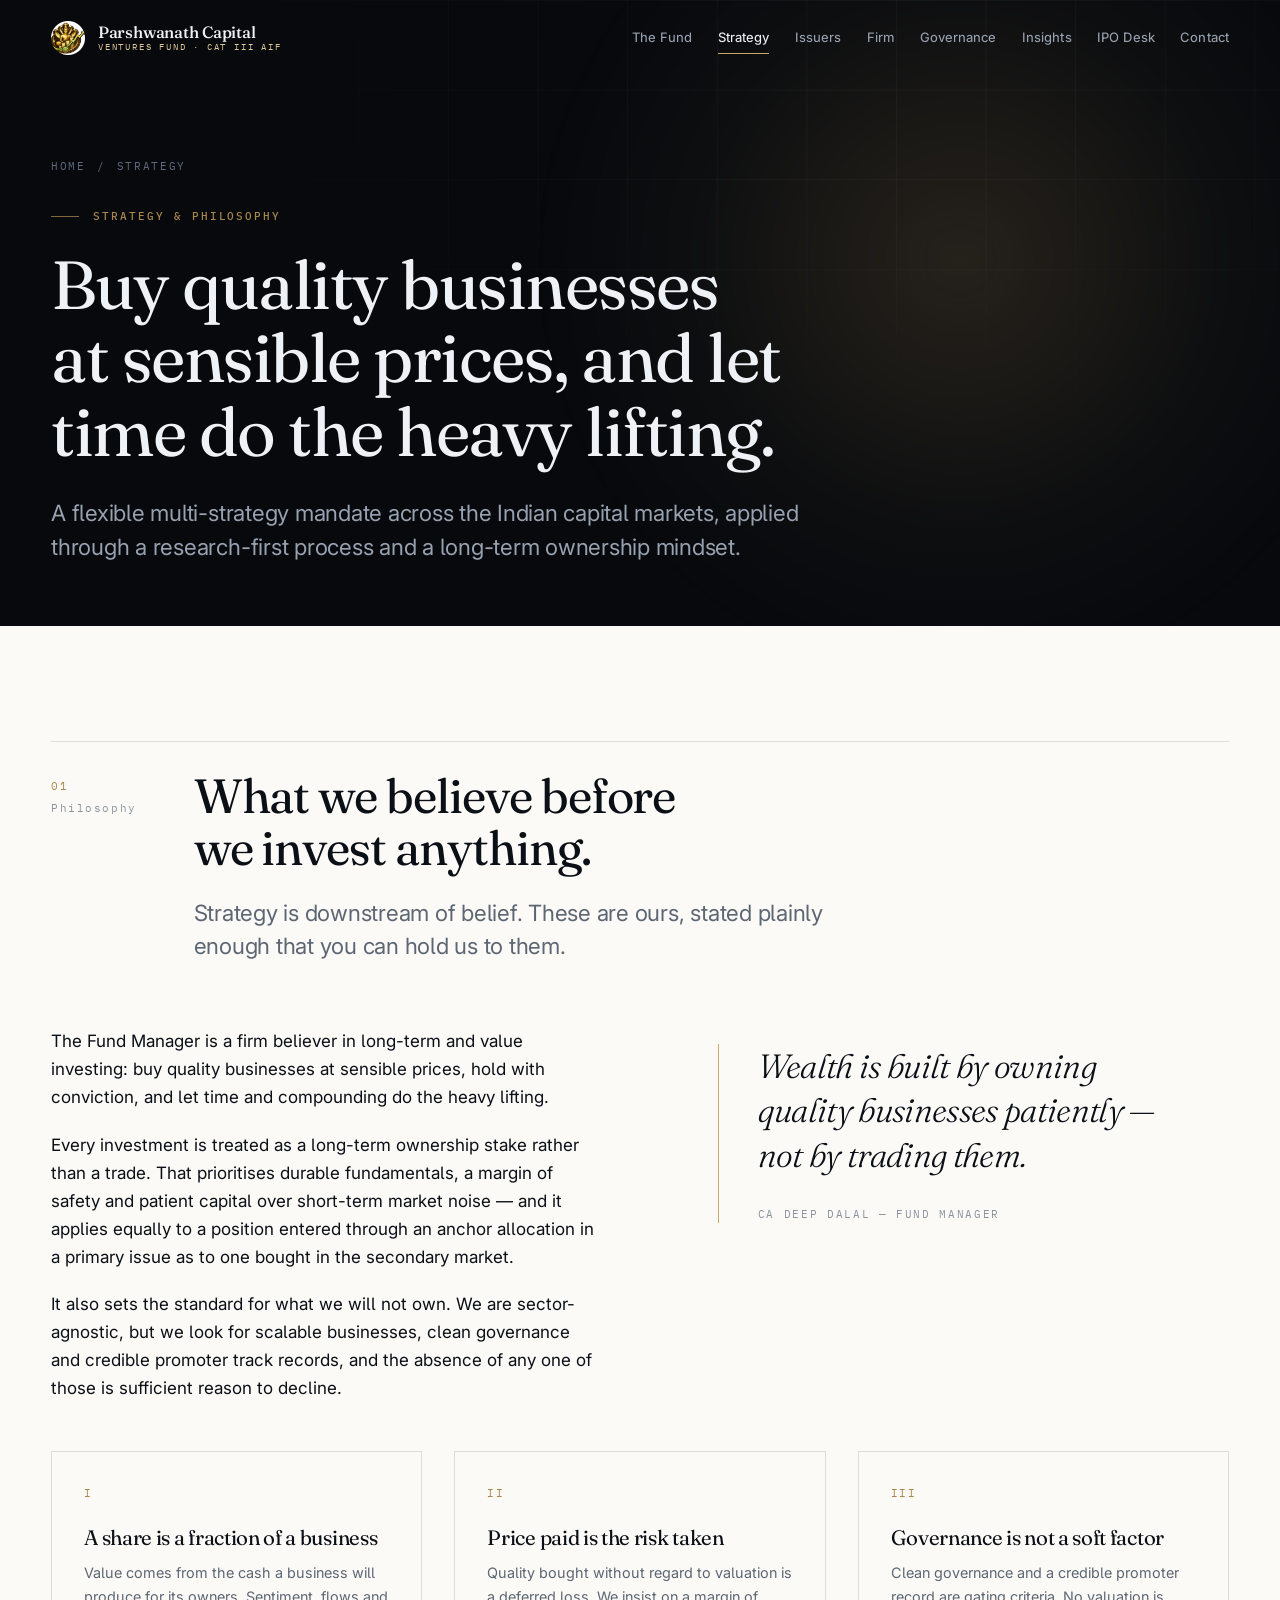
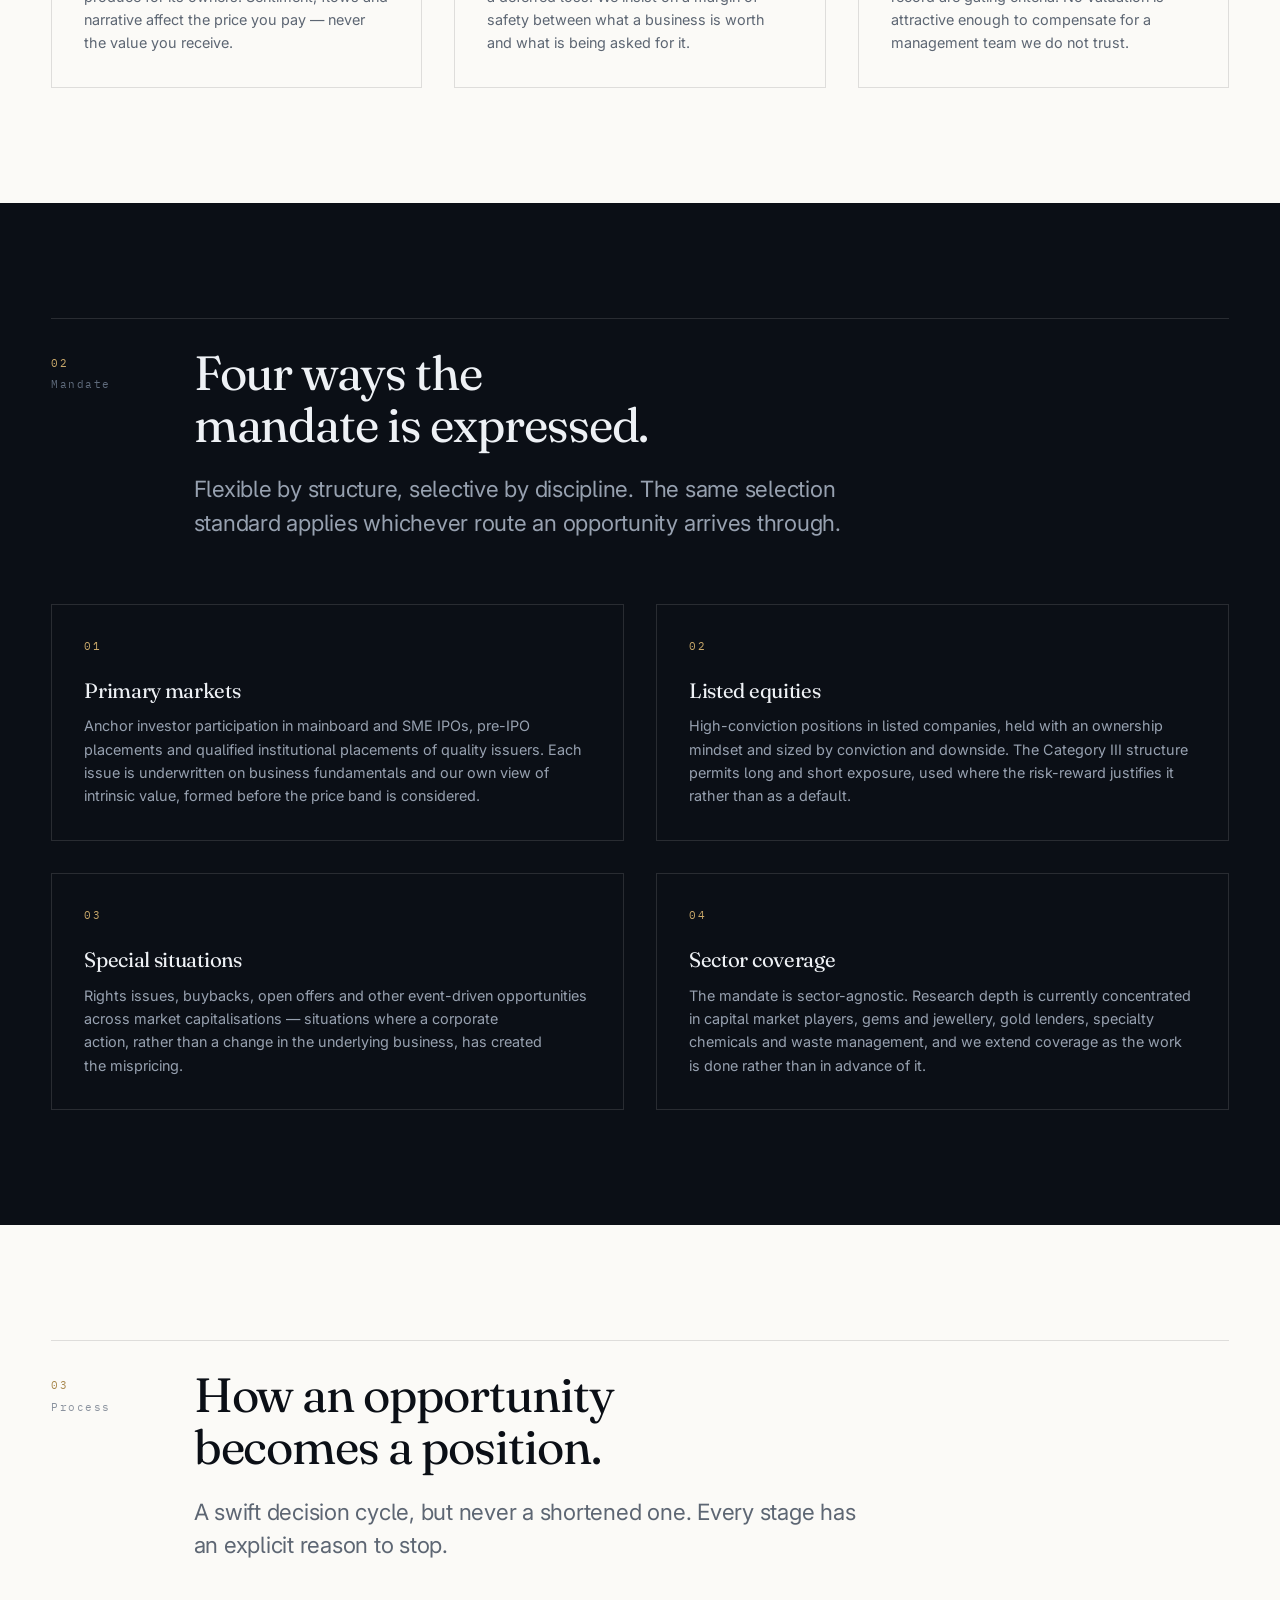
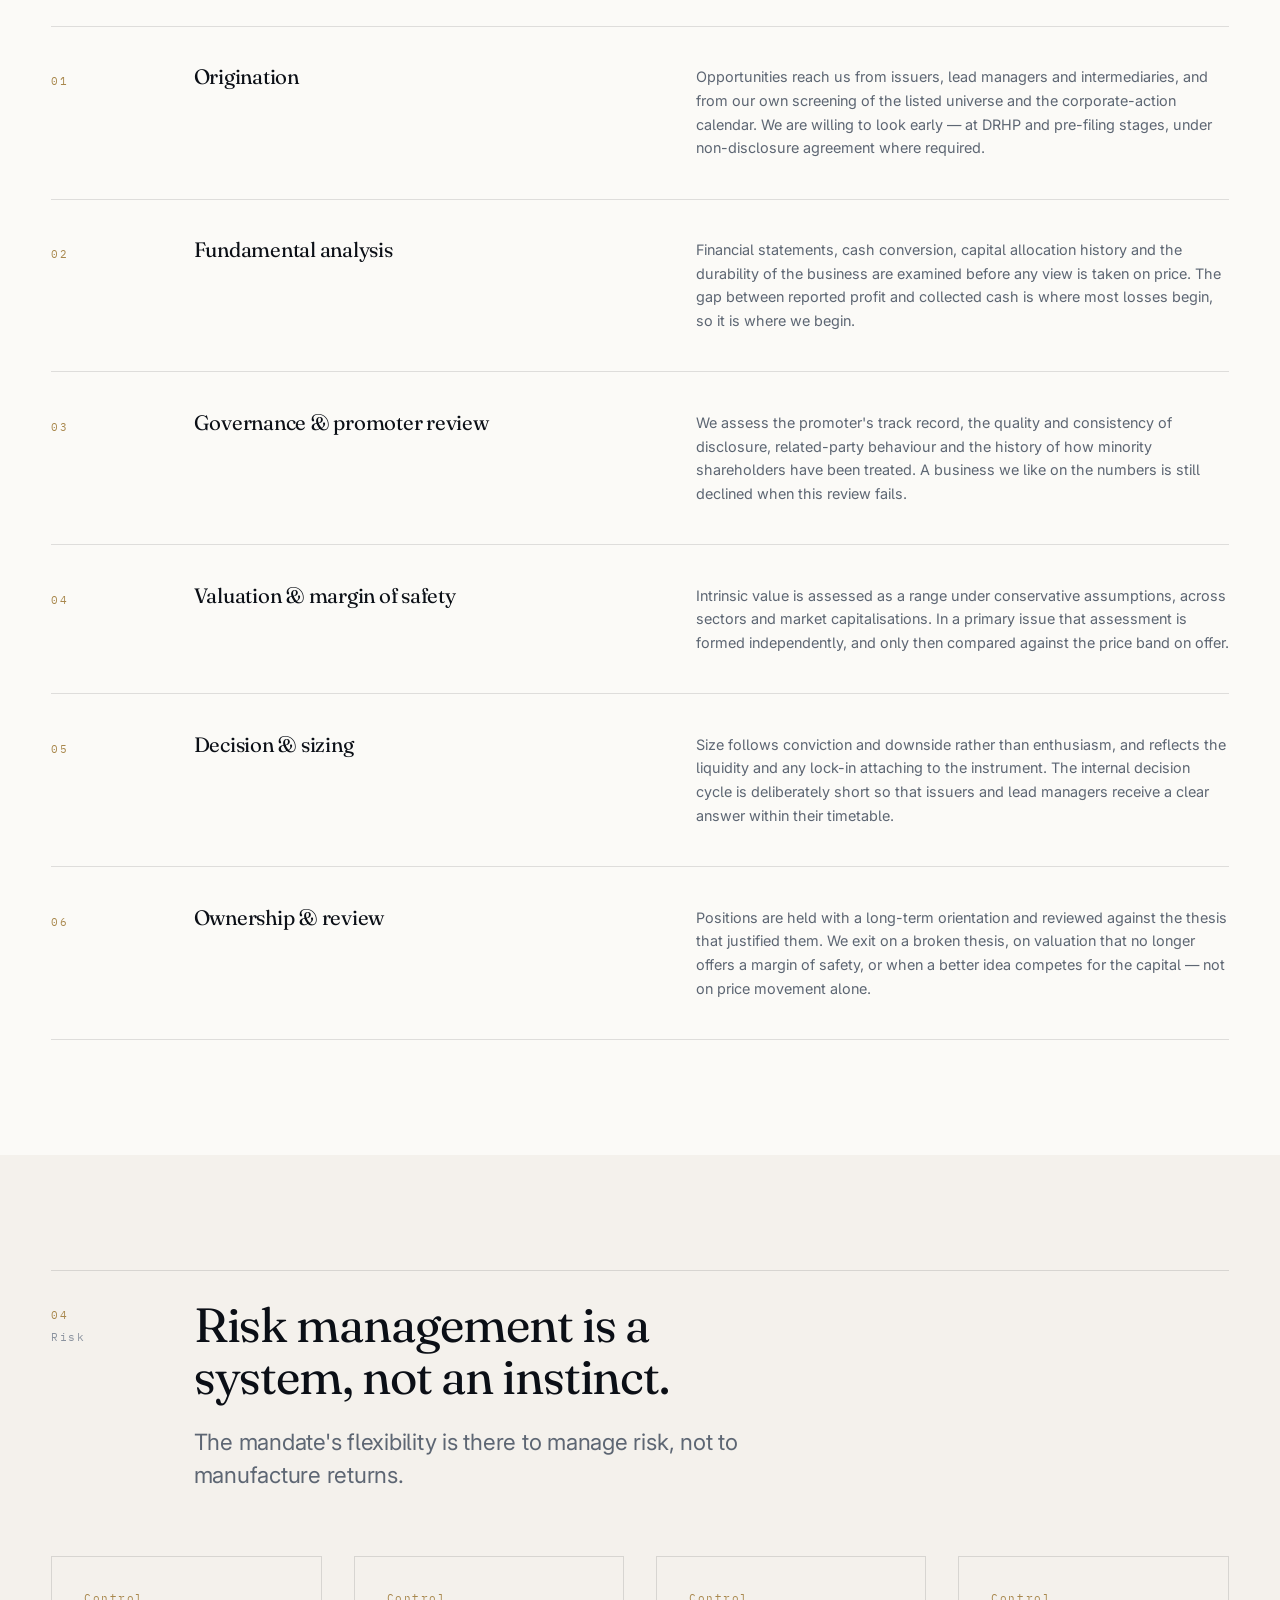
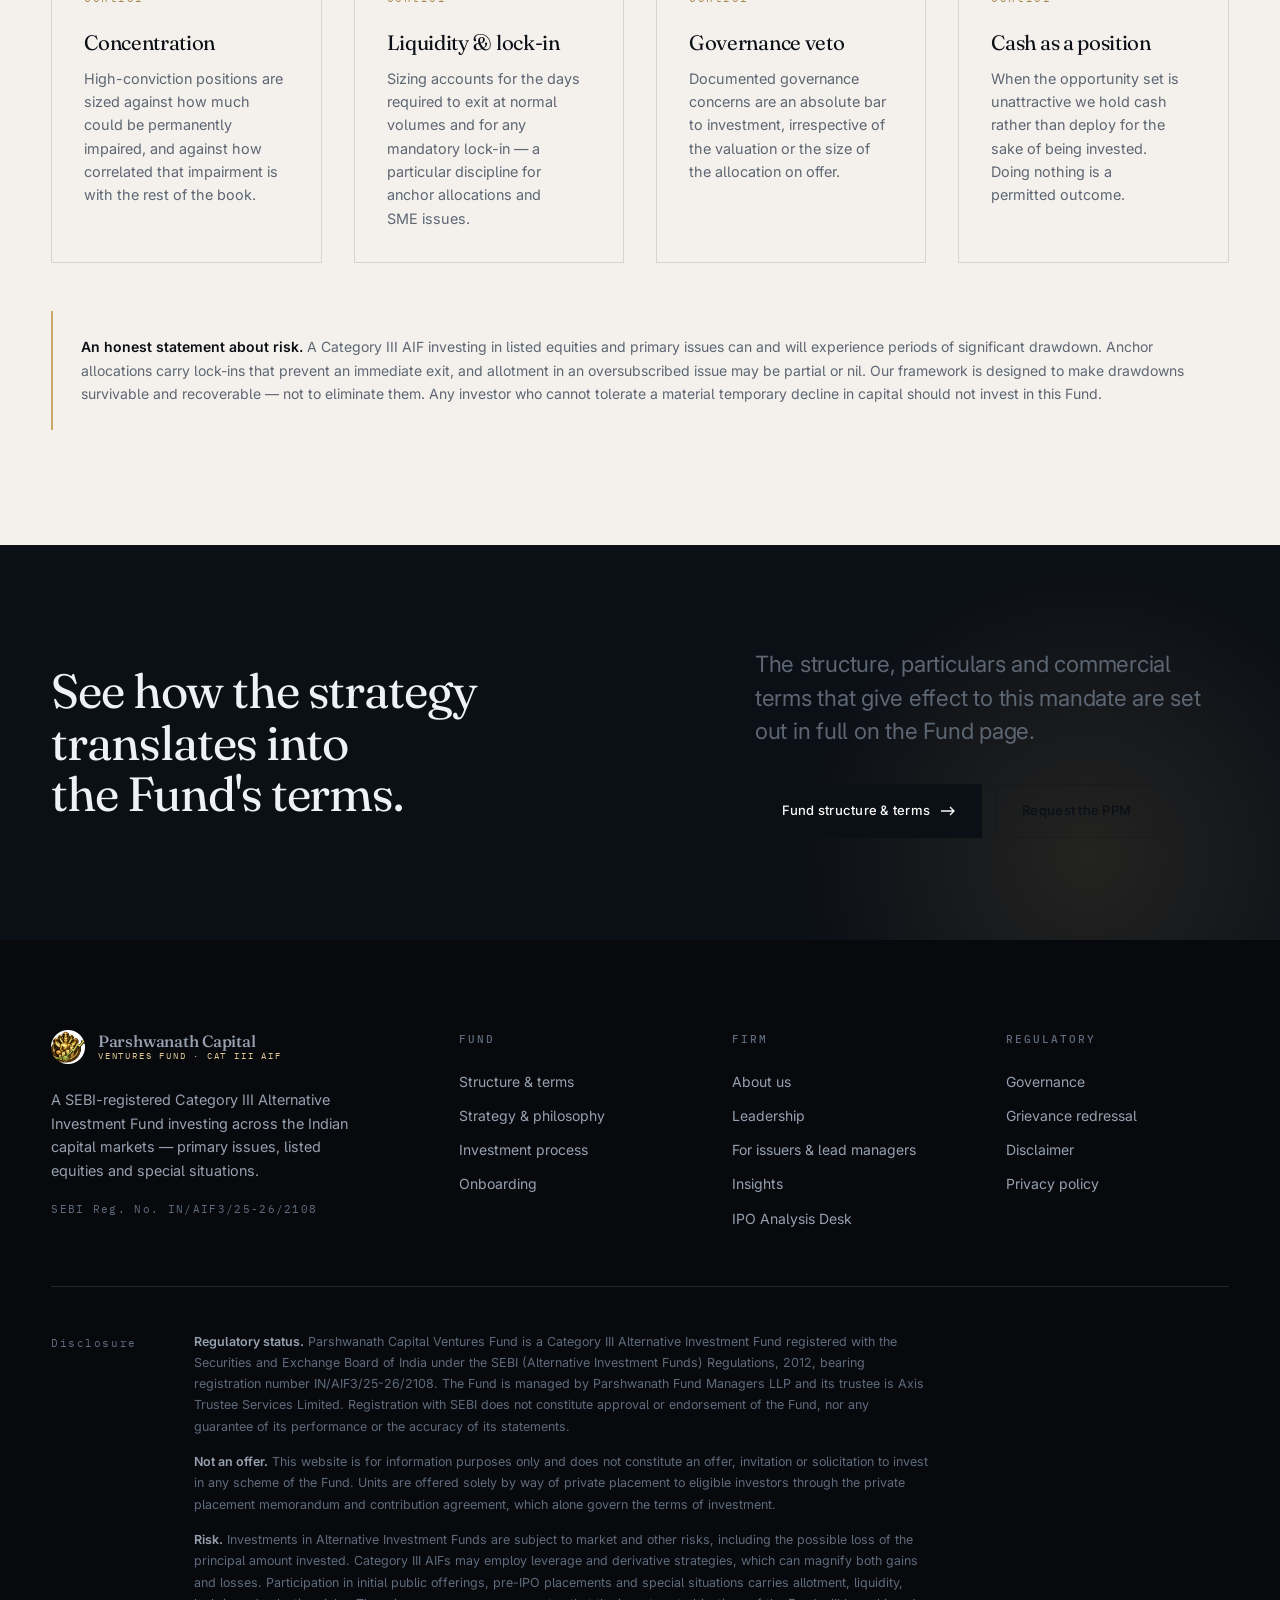
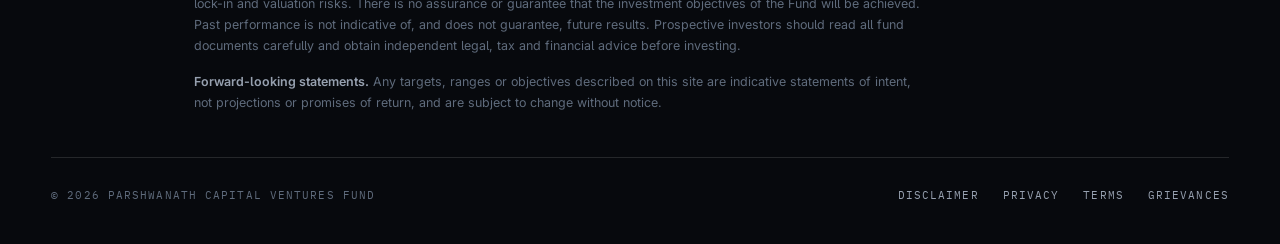
<file: philosophy.html>
<!DOCTYPE html>
<html lang="en-IN">
<head>
<meta charset="utf-8">
<meta name="viewport" content="width=device-width, initial-scale=1">
<title>Strategy & Philosophy — Parshwanath Capital Ventures Fund</title>
<meta name="description" content="The investment philosophy, four-part mandate and six-stage process of Parshwanath Capital Ventures Fund: primary markets, listed equities, special situations and a governance-first selection standard.">
<meta name="theme-color" content="#07090d">
<link rel="canonical" href="https://parshwanath.in/philosophy.html">
<meta property="og:type" content="website">
<meta property="og:title" content="Strategy & Philosophy — Parshwanath Capital Ventures Fund">
<meta property="og:description" content="The investment philosophy, four-part mandate and six-stage process of Parshwanath Capital Ventures Fund: primary markets, listed equities, special situations and a governance-first selection standard.">
<meta property="og:locale" content="en_IN">
<link rel="icon" href="assets/img/favicon.svg" type="image/svg+xml">
<link rel="preconnect" href="https://fonts.googleapis.com">
<link rel="preconnect" href="https://fonts.gstatic.com" crossorigin>
<link rel="stylesheet" href="https://fonts.googleapis.com/css2?family=Fraunces:ital,opsz,wght,SOFT,WONK@0,9..144,300..600,0..100,0..1;1,9..144,300..500,0..100,0..1&amp;family=IBM+Plex+Mono:wght@400;500&amp;family=Inter:wght@300..700&amp;display=swap">
<link rel="stylesheet" href="assets/css/main.css">
</head>
<body>
<a class="skip-link" href="#main">Skip to content</a>
<div class="progress" data-progress></div>

<header class="nav" data-nav data-solid="false">
  <div class="nav__inner">
    <a class="brand" href="index.html" aria-label="Parshwanath Capital Ventures Fund — home">
      <span class="brand__emblem">
        <img src="assets/img/mark.png" alt="" width="68" height="68"
             onload="this.closest('.brand__emblem').setAttribute('data-img','ok')">
        <svg class="brand__mark" viewBox="0 0 48 48" aria-hidden="true" focusable="false">
        <path d="M24 2.5 45.5 24 24 45.5 2.5 24Z" fill="none" stroke="#c9a86a" stroke-width="1.25"/>
        <g fill="#c9a86a">
          <rect x="14.5" y="25" width="4" height="7" opacity="0.55"/>
          <rect x="22" y="20" width="4" height="12" opacity="0.78"/>
          <rect x="29.5" y="14" width="4" height="18"/>
        </g>
      </svg>
      </span>
      <span class="brand__text">
        <span class="brand__name">Parshwanath Capital</span>
        <span class="brand__sub">Ventures Fund &middot; CAT III AIF</span>
      </span>
    </a>

    <nav class="nav__links" aria-label="Primary">
      <a class="nav__link" href="fund.html">The Fund</a>
      <a class="nav__link" href="philosophy.html" aria-current="page">Strategy</a>
      <a class="nav__link" href="issuers.html">Issuers</a>
      <a class="nav__link" href="about.html">Firm</a>
      <a class="nav__link" href="governance.html">Governance</a>
      <a class="nav__link" href="insights.html">Insights</a>
      <a class="nav__link" href="ipo-analysis/">IPO Desk</a>
      <a class="nav__link" href="contact.html">Contact</a>
    </nav>

    <button class="nav__toggle" type="button" data-nav-toggle aria-expanded="false" aria-controls="nav-drawer" aria-label="Toggle navigation">
      <span></span>
    </button>
  </div>
</header>

<div class="nav__drawer" id="nav-drawer" data-nav-drawer data-open="false">
  <a href="fund.html">The Fund <span>01</span></a>
  <a href="philosophy.html">Strategy <span>02</span></a>
  <a href="issuers.html">Issuers <span>03</span></a>
  <a href="about.html">Firm <span>04</span></a>
  <a href="governance.html">Governance <span>05</span></a>
  <a href="insights.html">Insights <span>06</span></a>
  <a href="ipo-analysis/">IPO Desk <span>07</span></a>
  <a href="contact.html">Contact <span>08</span></a>
  <a class="btn" href="contact.html">Request the private placement memorandum <svg class="btn__arrow" width="14" height="10" viewBox="0 0 14 10" fill="none" aria-hidden="true"><path d="M9 1l4 4-4 4M13 5H0" stroke="currentColor" stroke-width="1.3"/></svg></a>
</div>

<main id="main">

<section class="pagehead">
  <div class="hero__grid" aria-hidden="true"></div>
  <div class="hero__bloom" aria-hidden="true"></div>
  <div class="pagehead__inner wrap">
    <p class="pagehead__crumbs"><a href="index.html">Home</a> <span>/</span> <span>Strategy</span></p>
    <p class="eyebrow">Strategy &amp; Philosophy</p>
    <h1>Buy quality businesses at sensible prices, and let time do the heavy lifting.</h1>
    <p class="lead">A flexible multi-strategy mandate across the Indian capital markets, applied through a research-first process and a long-term ownership mindset.</p>
  </div>
</section>

<section class="section">
  <div class="wrap">
    <div class="sec-head" data-reveal>
      <div class="sec-head__idx"><span>01</span>Philosophy</div>
      <div class="sec-head__body">
        <h2>What we believe before we invest anything.</h2>
        <p class="lead">Strategy is downstream of belief. These are ours, stated plainly enough that you can hold us to them.</p>
      </div>
    </div>

    <div class="split split--top">
      <div class="prose" data-reveal>
        <p>
          The Fund Manager is a firm believer in long-term and value investing: buy quality
          businesses at sensible prices, hold with conviction, and let time and compounding
          do the heavy lifting.
        </p>
        <p>
          Every investment is treated as a long-term ownership stake rather than a trade.
          That prioritises durable fundamentals, a margin of safety and patient capital over
          short-term market noise — and it applies equally to a position entered through an
          anchor allocation in a primary issue as to one bought in the secondary market.
        </p>
        <p>
          It also sets the standard for what we will not own. We are sector-agnostic, but we
          look for scalable businesses, clean governance and credible promoter track records,
          and the absence of any one of those is sufficient reason to decline.
        </p>
      </div>
      <figure class="quote" data-reveal>
        <blockquote>
          Wealth is built by owning quality businesses patiently &mdash; not by trading them.
        </blockquote>
        <figcaption>CA Deep Dalal &mdash; Fund Manager</figcaption>
      </figure>
    </div>

    <div class="grid g-3 mt-4">
      <article class="card" data-reveal>
        <span class="card__idx">I</span>
        <h3>A share is a fraction of a business</h3>
        <p>Value comes from the cash a business will produce for its owners. Sentiment, flows and narrative affect the price you pay — never the value you receive.</p>
      </article>
      <article class="card" data-reveal>
        <span class="card__idx">II</span>
        <h3>Price paid is the risk taken</h3>
        <p>Quality bought without regard to valuation is a deferred loss. We insist on a margin of safety between what a business is worth and what is being asked for it.</p>
      </article>
      <article class="card" data-reveal>
        <span class="card__idx">III</span>
        <h3>Governance is not a soft factor</h3>
        <p>Clean governance and a credible promoter record are gating criteria. No valuation is attractive enough to compensate for a management team we do not trust.</p>
      </article>
    </div>
  </div>
</section>

<section class="section on-ink" id="strategy">
  <div class="wrap">
    <div class="sec-head" data-reveal>
      <div class="sec-head__idx"><span>02</span>Mandate</div>
      <div class="sec-head__body">
        <h2>Four ways the mandate is expressed.</h2>
        <p class="lead">Flexible by structure, selective by discipline. The same selection standard applies whichever route an opportunity arrives through.</p>
      </div>
    </div>

    <div class="grid g-2">
      <article class="card" data-reveal>
        <span class="card__idx">01</span>
        <h3>Primary markets</h3>
        <p>
          Anchor investor participation in mainboard and SME IPOs, pre-IPO placements and
          qualified institutional placements of quality issuers. Each issue is underwritten
          on business fundamentals and our own view of intrinsic value, formed before the
          price band is considered.
        </p>
      </article>
      <article class="card" data-reveal>
        <span class="card__idx">02</span>
        <h3>Listed equities</h3>
        <p>
          High-conviction positions in listed companies, held with an ownership mindset and
          sized by conviction and downside. The Category III structure permits long and short
          exposure, used where the risk-reward justifies it rather than as a default.
        </p>
      </article>
      <article class="card" data-reveal>
        <span class="card__idx">03</span>
        <h3>Special situations</h3>
        <p>
          Rights issues, buybacks, open offers and other event-driven opportunities across
          market capitalisations — situations where a corporate action, rather than a change
          in the underlying business, has created the mispricing.
        </p>
      </article>
      <article class="card" data-reveal>
        <span class="card__idx">04</span>
        <h3>Sector coverage</h3>
        <p>
          The mandate is sector-agnostic. Research depth is currently concentrated in capital
          market players, gems and jewellery, gold lenders, specialty chemicals and waste
          management, and we extend coverage as the work is done rather than in advance of it.
        </p>
      </article>
    </div>
  </div>
</section>

<section class="section" id="process">
  <div class="wrap">
    <div class="sec-head" data-reveal>
      <div class="sec-head__idx"><span>03</span>Process</div>
      <div class="sec-head__body">
        <h2>How an opportunity becomes a position.</h2>
        <p class="lead">A swift decision cycle, but never a shortened one. Every stage has an explicit reason to stop.</p>
      </div>
    </div>

    <div class="rail">
      <div class="rail__item" data-reveal>
        <div class="rail__num">01</div>
        <h3>Origination</h3>
        <p>Opportunities reach us from issuers, lead managers and intermediaries, and from our own screening of the listed universe and the corporate-action calendar. We are willing to look early — at DRHP and pre-filing stages, under non-disclosure agreement where required.</p>
      </div>
      <div class="rail__item" data-reveal>
        <div class="rail__num">02</div>
        <h3>Fundamental analysis</h3>
        <p>Financial statements, cash conversion, capital allocation history and the durability of the business are examined before any view is taken on price. The gap between reported profit and collected cash is where most losses begin, so it is where we begin.</p>
      </div>
      <div class="rail__item" data-reveal>
        <div class="rail__num">03</div>
        <h3>Governance &amp; promoter review</h3>
        <p>We assess the promoter's track record, the quality and consistency of disclosure, related-party behaviour and the history of how minority shareholders have been treated. A business we like on the numbers is still declined when this review fails.</p>
      </div>
      <div class="rail__item" data-reveal>
        <div class="rail__num">04</div>
        <h3>Valuation &amp; margin of safety</h3>
        <p>Intrinsic value is assessed as a range under conservative assumptions, across sectors and market capitalisations. In a primary issue that assessment is formed independently, and only then compared against the price band on offer.</p>
      </div>
      <div class="rail__item" data-reveal>
        <div class="rail__num">05</div>
        <h3>Decision &amp; sizing</h3>
        <p>Size follows conviction and downside rather than enthusiasm, and reflects the liquidity and any lock-in attaching to the instrument. The internal decision cycle is deliberately short so that issuers and lead managers receive a clear answer within their timetable.</p>
      </div>
      <div class="rail__item" data-reveal>
        <div class="rail__num">06</div>
        <h3>Ownership &amp; review</h3>
        <p>Positions are held with a long-term orientation and reviewed against the thesis that justified them. We exit on a broken thesis, on valuation that no longer offers a margin of safety, or when a better idea competes for the capital — not on price movement alone.</p>
      </div>
    </div>
  </div>
</section>

<section class="section on-paper-2">
  <div class="wrap">
    <div class="sec-head" data-reveal>
      <div class="sec-head__idx"><span>04</span>Risk</div>
      <div class="sec-head__body">
        <h2>Risk management is a system, not an instinct.</h2>
        <p class="lead">The mandate's flexibility is there to manage risk, not to manufacture returns.</p>
      </div>
    </div>

    <div class="grid g-4">
      <article class="card" data-reveal>
        <span class="card__idx">Control</span>
        <h3>Concentration</h3>
        <p>High-conviction positions are sized against how much could be permanently impaired, and against how correlated that impairment is with the rest of the book.</p>
      </article>
      <article class="card" data-reveal>
        <span class="card__idx">Control</span>
        <h3>Liquidity &amp; lock-in</h3>
        <p>Sizing accounts for the days required to exit at normal volumes and for any mandatory lock-in — a particular discipline for anchor allocations and SME issues.</p>
      </article>
      <article class="card" data-reveal>
        <span class="card__idx">Control</span>
        <h3>Governance veto</h3>
        <p>Documented governance concerns are an absolute bar to investment, irrespective of the valuation or the size of the allocation on offer.</p>
      </article>
      <article class="card" data-reveal>
        <span class="card__idx">Control</span>
        <h3>Cash as a position</h3>
        <p>When the opportunity set is unattractive we hold cash rather than deploy for the sake of being invested. Doing nothing is a permitted outcome.</p>
      </article>
    </div>

    <div class="notice mt-4" data-reveal>
      <strong>An honest statement about risk.</strong> A Category III AIF investing in listed
      equities and primary issues can and will experience periods of significant drawdown.
      Anchor allocations carry lock-ins that prevent an immediate exit, and allotment in an
      oversubscribed issue may be partial or nil. Our framework is designed to make drawdowns
      survivable and recoverable — not to eliminate them. Any investor who cannot tolerate a
      material temporary decline in capital should not invest in this Fund.
    </div>
  </div>
</section>
<section class="cta">
  <div class="wrap cta__inner">
    <h2 data-reveal>See how the strategy translates into the Fund's terms.</h2>
    <div data-reveal>
      <p class="lead" style="max-width:44ch">The structure, particulars and commercial terms that give effect to this mandate are set out in full on the Fund page.</p>
      <div class="btn-row">
        <a class="btn" href="fund.html">Fund structure &amp; terms <svg class="btn__arrow" width="14" height="10" viewBox="0 0 14 10" fill="none" aria-hidden="true"><path d="M9 1l4 4-4 4M13 5H0" stroke="currentColor" stroke-width="1.3"/></svg></a>
        <a class="btn btn--ghost" href="contact.html">Request the PPM</a>
      </div>
    </div>
  </div>
</section>

</main>

<footer class="footer">
  <div class="wrap">
    <div class="footer__top">
      <div class="footer__col">
        <a class="brand" href="index.html" aria-label="Parshwanath Capital Ventures Fund — home">
      <span class="brand__emblem">
        <img src="assets/img/mark.png" alt="" width="68" height="68"
             onload="this.closest('.brand__emblem').setAttribute('data-img','ok')">
        <svg class="brand__mark" viewBox="0 0 48 48" aria-hidden="true" focusable="false">
        <path d="M24 2.5 45.5 24 24 45.5 2.5 24Z" fill="none" stroke="#c9a86a" stroke-width="1.25"/>
        <g fill="#c9a86a">
          <rect x="14.5" y="25" width="4" height="7" opacity="0.55"/>
          <rect x="22" y="20" width="4" height="12" opacity="0.78"/>
          <rect x="29.5" y="14" width="4" height="18"/>
        </g>
      </svg>
      </span>
      <span class="brand__text">
        <span class="brand__name">Parshwanath Capital</span>
        <span class="brand__sub">Ventures Fund &middot; CAT III AIF</span>
      </span>
    </a>
        <p class="footer__brandline">
          A SEBI-registered Category III Alternative Investment Fund investing across the
          Indian capital markets — primary issues, listed equities and special situations.
        </p>
        <p class="footer__regline num">SEBI Reg. No. IN/AIF3/25-26/2108</p>
      </div>

      <div class="footer__col">
        <h5>Fund</h5>
        <ul>
          <li><a href="fund.html">Structure &amp; terms</a></li>
          <li><a href="philosophy.html">Strategy &amp; philosophy</a></li>
          <li><a href="philosophy.html#process">Investment process</a></li>
          <li><a href="fund.html#onboarding">Onboarding</a></li>
        </ul>
      </div>

      <div class="footer__col">
        <h5>Firm</h5>
        <ul>
          <li><a href="about.html">About us</a></li>
          <li><a href="about.html#leadership">Leadership</a></li>
          <li><a href="issuers.html">For issuers &amp; lead managers</a></li>
          <li><a href="insights.html">Insights</a></li>
          <li><a href="ipo-analysis/">IPO Analysis Desk</a></li>
        </ul>
      </div>

      <div class="footer__col">
        <h5>Regulatory</h5>
        <ul>
          <li><a href="governance.html">Governance</a></li>
          <li><a href="governance.html#grievance">Grievance redressal</a></li>
          <li><a href="legal.html">Disclaimer</a></li>
          <li><a href="legal.html#privacy">Privacy policy</a></li>
        </ul>
      </div>
    </div>

    <div class="footer__disclaimer">
      <div class="sec-head__idx">Disclosure</div>
      <div>
        <p>
          <strong>Regulatory status.</strong> Parshwanath Capital Ventures Fund is a
          Category III Alternative Investment Fund registered with the Securities and
          Exchange Board of India under the SEBI (Alternative Investment Funds) Regulations,
          2012, bearing registration number IN/AIF3/25-26/2108. The Fund is managed by
          Parshwanath Fund Managers LLP and its trustee is Axis Trustee Services Limited.
          Registration with SEBI does not constitute approval or endorsement of the Fund,
          nor any guarantee of its performance or the accuracy of its statements.
        </p>
        <p>
          <strong>Not an offer.</strong> This website is for information purposes only and
          does not constitute an offer, invitation or solicitation to invest in any scheme
          of the Fund. Units are offered solely by way of private placement to eligible
          investors through the private placement memorandum and contribution agreement,
          which alone govern the terms of investment.
        </p>
        <p>
          <strong>Risk.</strong> Investments in Alternative Investment Funds are subject to
          market and other risks, including the possible loss of the principal amount
          invested. Category III AIFs may employ leverage and derivative strategies, which
          can magnify both gains and losses. Participation in initial public offerings,
          pre-IPO placements and special situations carries allotment, liquidity, lock-in
          and valuation risks. There is no assurance or guarantee that the investment
          objectives of the Fund will be achieved. Past performance is not indicative of,
          and does not guarantee, future results. Prospective investors should read all fund
          documents carefully and obtain independent legal, tax and financial advice before
          investing.
        </p>
        <p>
          <strong>Forward-looking statements.</strong> Any targets, ranges or objectives
          described on this site are indicative statements of intent, not projections or
          promises of return, and are subject to change without notice.
        </p>
      </div>
    </div>

    <div class="footer__base">
      <span>&copy; <span data-year>2026</span> Parshwanath Capital Ventures Fund</span>
      <nav aria-label="Legal">
        <a href="legal.html">Disclaimer</a>
        <a href="legal.html#privacy">Privacy</a>
        <a href="legal.html#terms">Terms</a>
        <a href="governance.html#grievance">Grievances</a>
      </nav>
    </div>
  </div>
</footer>

<script src="assets/js/main.js" defer></script>
</body>
</html>
</file>
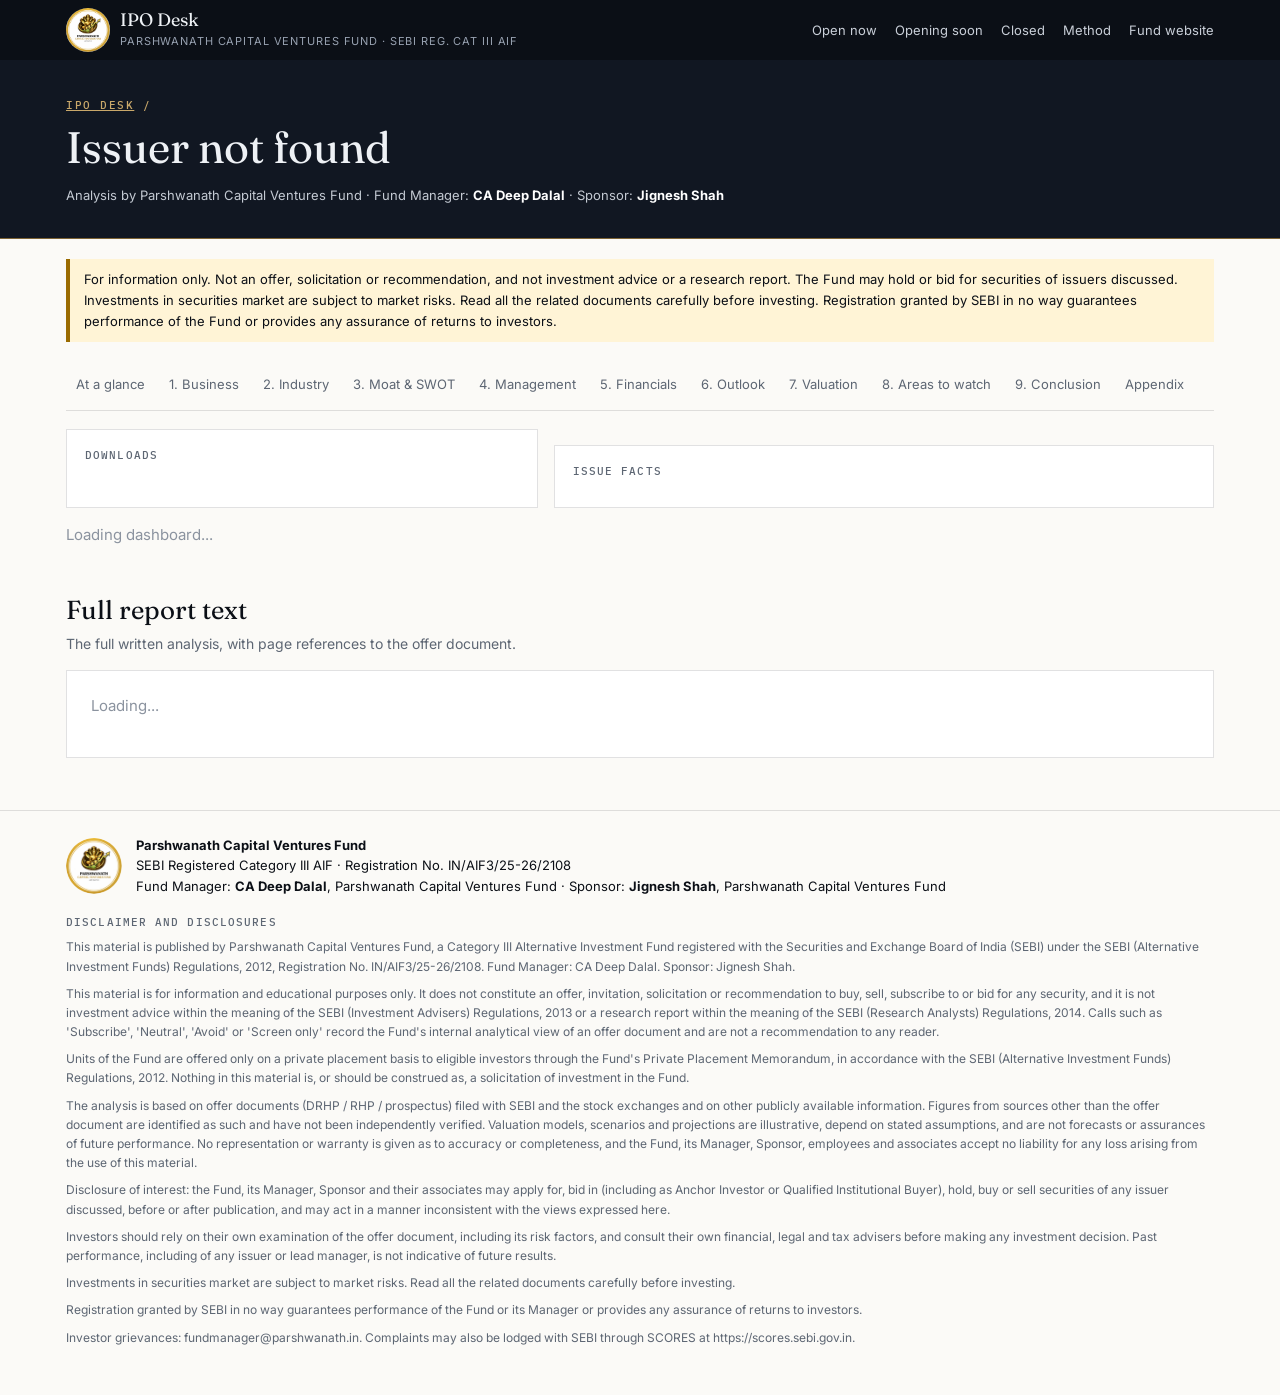
<file: ipo-analysis/view.html>
<!DOCTYPE html>
<html lang="en-IN">
<head>
<meta charset="utf-8">
<meta name="viewport" content="width=device-width, initial-scale=1">
<title>Issuer - IPO Analysis</title>
<meta name="description" content="Due-diligence note, valuation and downloadable models for one issuer.">
<meta name="robots" content="noindex, nofollow">
<meta name="theme-color" content="#0b0f16">
<link rel="icon" href="../assets/img/favicon.svg" type="image/svg+xml">
<link rel="preconnect" href="https://fonts.googleapis.com">
<link rel="preconnect" href="https://fonts.gstatic.com" crossorigin>
<link rel="stylesheet" href="https://fonts.googleapis.com/css2?family=Fraunces:opsz,wght@9..144,300..500&amp;family=IBM+Plex+Mono:wght@400;500&amp;family=Inter:wght@400..700&amp;display=swap">
<link rel="stylesheet" href="assets/ipo.css">
<script src="assets/vendor/marked.min.js"></script>
<script src="assets/vendor/purify.min.js"></script>
</head>
<body data-page="view">
<header class="bar">
  <div class="wrap">
    <a class="bar__brand" href="index.html">
      <img class="bar__logo" src="assets/logo-128.png" width="44" height="44" alt="Parshwanath Capital Ventures Fund logo">
      <span><span class="bar__name">IPO Desk</span><span class="bar__sub">Parshwanath Capital Ventures Fund &middot; SEBI Reg. CAT III AIF</span></span>
    </a>
    <nav class="bar__links" aria-label="Sections">
      <a href="index.html#open">Open now</a>
      <a href="index.html#upcoming">Opening soon</a>
      <a href="index.html#closed">Closed</a>
      <a href="index.html#method">Method</a>
      <a href="../index.html">Fund website</a>
    </nav>
  </div>
</header>
<section class="head">
  <div class="wrap">
    <p class="eyebrow"><a href="index.html" style="color:inherit">IPO Desk</a> / <span id="crumb"></span></p>
    <h1 id="title">Loading...</h1>
    <p class="lead" id="lead"></p>
    <p style="margin:14px 0 0" id="call"></p>
    <p class="people">Analysis by Parshwanath Capital Ventures Fund &middot; Fund Manager: <strong>CA Deep Dalal</strong> &middot; Sponsor: <strong>Jignesh Shah</strong></p>
  </div>
</section>

<main class="wrap">
  <p class="disclaimer" data-disc-short>Investments in securities market are subject to market risks. Read all the related documents carefully before investing.</p>
  <nav class="secnav" aria-label="Sections">
    <a href="#d-glance">At a glance</a><a href="#d-s1">1. Business</a><a href="#d-s2">2. Industry</a><a href="#d-s3">3. Moat &amp; SWOT</a>
    <a href="#d-s4">4. Management</a><a href="#d-s5">5. Financials</a><a href="#d-s6">6. Outlook</a><a href="#d-s7">7. Valuation</a>
    <a href="#d-s8">8. Areas to watch</a><a href="#d-s9">9. Conclusion</a><a href="#d-appx">Appendix</a>
  </nav>
  <div class="toprow">
    <div class="panel"><h3>Downloads</h3><div class="dl dl--row" id="downloads"></div></div>
    <div class="panel"><h3>Issue facts</h3><dl class="kv kv--cols" id="facts"></dl></div>
  </div>
  <div id="dash"><p class="muted">Loading dashboard...</p></div>
  <section class="dash-sec" id="d-note">
    <div class="dash-h"><h2>Full report text</h2><p class="sub">The full written analysis, with page references to the offer document.</p></div>
    <article class="note" id="note"><p class="muted">Loading...</p></article>
  </section>
</main>
<footer class="foot">
  <div class="wrap">
    <div class="foot__brand">
      <img src="assets/logo-128.png" width="56" height="56" alt="">
      <div>
        <strong>Parshwanath Capital Ventures Fund</strong><br>
        SEBI Registered Category III AIF &middot; Registration No. IN/AIF3/25-26/2108<br>
        Fund Manager: <strong>CA Deep Dalal</strong>, Parshwanath Capital Ventures Fund &middot;
        Sponsor: <strong>Jignesh Shah</strong>, Parshwanath Capital Ventures Fund
      </div>
    </div>
    <h3 class="foot__h">Disclaimer and disclosures</h3>
    <div data-disc-full><p>Investments in securities market are subject to market risks. Read all the related documents carefully before investing.</p></div>
  </div>
</footer>
<script src="assets/charts.js"></script>
<script src="assets/dashboard.js"></script>
<script src="assets/ipo.js"></script>
</body>
</html>
</file>
<file: assets/css/main.css>
/* ==========================================================================
   Parshwanath Capital Ventures Fund — Design System
   A SEBI-registered Category III Alternative Investment Fund
   --------------------------------------------------------------------------
   00  Tokens
   01  Reset & base
   02  Typography
   03  Layout primitives
   04  Chrome: progress, nav, footer
   05  Components
   06  Hero & signature visuals
   07  Page-specific blocks
   08  Motion & utilities
   09  Responsive
   ========================================================================== */

/* --------------------------------------------------------------------------
   00  TOKENS
   -------------------------------------------------------------------------- */
:root {
  /* Ink family — the institutional ground */
  --ink-900: #07090d;
  --ink-800: #0b0f16;
  --ink-700: #111722;
  --ink-600: #18202d;
  --ink-500: #232d3d;

  /* Paper family — warm, archival, not clinical white */
  --paper-100: #fbfaf7;
  --paper-200: #f4f1ec;
  --paper-300: #e9e4db;
  --paper-400: #d8d1c5;

  /* Brass — the single accent. Used sparingly, never decoratively. */
  --brass-100: #f0e2c4;
  --brass-200: #e0c894;
  --brass-300: #c9a86a;
  --brass-400: #a8874c;
  --brass-500: #7d6334;

  /* Semantic */
  --bg: var(--paper-100);
  --fg: var(--ink-800);
  --fg-muted: #5d6673;
  --fg-faint: #8b939f;
  --rule: rgba(11, 15, 22, 0.12);
  --rule-strong: rgba(11, 15, 22, 0.22);

  /* On-ink semantics */
  --on-ink-fg: #eef1f5;
  --on-ink-muted: #97a1b0;
  --on-ink-faint: #5f6b7c;
  --on-ink-rule: rgba(255, 255, 255, 0.12);

  --positive: #4c9a76;
  --caution: #c07b4a;

  /* Type */
  --font-display: "Fraunces", "Iowan Old Style", "Palatino Linotype", Palatino, Georgia, serif;
  --font-body: "Inter", -apple-system, BlinkMacSystemFont, "Segoe UI", Roboto, Helvetica, Arial, sans-serif;
  --font-mono: "IBM Plex Mono", ui-monospace, SFMono-Regular, Menlo, Consolas, monospace;

  /* Scale — fluid, clamped */
  --t-display: clamp(2.75rem, 1.2rem + 6.4vw, 6.5rem);
  --t-h1: clamp(2.25rem, 1.2rem + 4.2vw, 4.25rem);
  --t-h2: clamp(1.75rem, 1.1rem + 2.6vw, 3rem);
  --t-h3: clamp(1.3rem, 1.05rem + 1.1vw, 1.85rem);
  --t-h4: clamp(1.08rem, 1rem + 0.4vw, 1.3rem);
  --t-body: clamp(1rem, 0.97rem + 0.16vw, 1.0625rem);
  --t-lead: clamp(1.1rem, 1rem + 0.55vw, 1.4rem);
  --t-small: 0.875rem;
  --t-micro: 0.6875rem;

  /* Space */
  --gutter: clamp(1.25rem, 4vw, 3.5rem);
  --section-y: clamp(4.5rem, 9vw, 9.5rem);
  --max: 1320px;
  --max-prose: 68ch;

  /* Motion */
  --ease: cubic-bezier(0.22, 1, 0.36, 1);
  --ease-in-out: cubic-bezier(0.65, 0, 0.35, 1);
  --dur: 0.6s;

  --nav-h: 76px;
}

/* --------------------------------------------------------------------------
   01  RESET & BASE
   -------------------------------------------------------------------------- */
*, *::before, *::after { box-sizing: border-box; }

html {
  -webkit-text-size-adjust: 100%;
  scroll-behavior: smooth;
  scroll-padding-top: calc(var(--nav-h) + 24px);
}

body {
  margin: 0;
  background: var(--bg);
  color: var(--fg);
  font-family: var(--font-body);
  font-size: var(--t-body);
  line-height: 1.65;
  font-feature-settings: "kern" 1, "liga" 1, "cv05" 1;
  -webkit-font-smoothing: antialiased;
  -moz-osx-font-smoothing: grayscale;
  overflow-x: hidden;
}

img, svg { display: block; max-width: 100%; }
button { font: inherit; color: inherit; }

a { color: inherit; text-decoration: none; }

::selection { background: var(--brass-300); color: var(--ink-900); }

:focus-visible {
  outline: 2px solid var(--brass-400);
  outline-offset: 3px;
  border-radius: 2px;
}

.skip-link {
  position: absolute;
  left: 1rem; top: -100px;
  z-index: 200;
  background: var(--ink-800);
  color: var(--on-ink-fg);
  padding: 0.75rem 1.25rem;
  font: 500 var(--t-small)/1 var(--font-body);
  transition: top 0.2s var(--ease);
}
.skip-link:focus { top: 1rem; }

/* --------------------------------------------------------------------------
   02  TYPOGRAPHY
   -------------------------------------------------------------------------- */
h1, h2, h3, h4 {
  font-family: var(--font-display);
  font-weight: 400;
  font-variation-settings: "SOFT" 0, "WONK" 1, "opsz" 40;
  line-height: 1.08;
  letter-spacing: -0.022em;
  margin: 0 0 0.6em;
  text-wrap: balance;
}

h1 { font-size: var(--t-h1); }
h2 { font-size: var(--t-h2); }
h3 { font-size: var(--t-h3); line-height: 1.18; letter-spacing: -0.015em; }
h4 { font-size: var(--t-h4); font-family: var(--font-body); font-weight: 600; letter-spacing: -0.005em; line-height: 1.35; }

p { margin: 0 0 1.15em; text-wrap: pretty; }
p:last-child { margin-bottom: 0; }

.display {
  font-family: var(--font-display);
  font-size: var(--t-display);
  font-weight: 300;
  font-variation-settings: "SOFT" 0, "WONK" 1, "opsz" 144;
  line-height: 0.98;
  letter-spacing: -0.035em;
  margin: 0;
}

.lead {
  font-size: var(--t-lead);
  line-height: 1.5;
  color: var(--fg-muted);
  letter-spacing: -0.011em;
  max-width: 46ch;
}
.on-ink .lead { color: var(--on-ink-muted); }

.eyebrow {
  font-family: var(--font-mono);
  font-size: var(--t-micro);
  font-weight: 500;
  letter-spacing: 0.18em;
  text-transform: uppercase;
  color: var(--brass-400);
  margin: 0 0 1.4rem;
  display: flex;
  align-items: center;
  gap: 0.85rem;
}
.eyebrow::before {
  content: "";
  width: 1.75rem;
  height: 1px;
  background: currentColor;
  flex: none;
  opacity: 0.75;
}
.on-ink .eyebrow { color: var(--brass-200); }

.serif-italic { font-family: var(--font-display); font-style: italic; font-weight: 300; }
.brass { color: var(--brass-400); }
.on-ink .brass { color: var(--brass-200); }

.prose { max-width: var(--max-prose); }
.prose h3 { margin-top: 2.25em; }
.prose h3:first-child { margin-top: 0; }
.prose ul { padding-left: 0; list-style: none; margin: 0 0 1.4em; }
.prose li {
  position: relative;
  padding-left: 1.6rem;
  margin-bottom: 0.65em;
}
.prose li::before {
  content: "";
  position: absolute;
  left: 0; top: 0.72em;
  width: 6px; height: 6px;
  border: 1px solid var(--brass-400);
  transform: rotate(45deg);
}

.num {
  font-family: var(--font-mono);
  font-variant-numeric: tabular-nums;
  letter-spacing: -0.02em;
}

/* --------------------------------------------------------------------------
   03  LAYOUT PRIMITIVES
   -------------------------------------------------------------------------- */
.wrap {
  width: 100%;
  max-width: var(--max);
  margin-inline: auto;
  padding-inline: var(--gutter);
}

.section { padding-block: var(--section-y); position: relative; }
.section--tight { padding-block: clamp(3rem, 6vw, 6rem); }

.on-ink {
  background: var(--ink-800);
  color: var(--on-ink-fg);
  --rule: var(--on-ink-rule);
  --rule-strong: rgba(255, 255, 255, 0.24);
  --fg-muted: var(--on-ink-muted);
  --fg-faint: var(--on-ink-faint);
}
.on-paper-2 { background: var(--paper-200); }

/* Section header with running index — the editorial spine of the site */
.sec-head {
  display: grid;
  grid-template-columns: 6.5rem minmax(0, 1fr);
  gap: clamp(1rem, 3vw, 3rem);
  align-items: start;
  padding-top: 1.75rem;
  border-top: 1px solid var(--rule);
  margin-bottom: clamp(2.5rem, 5vw, 4.5rem);
}
.sec-head__idx {
  font-family: var(--font-mono);
  font-size: var(--t-micro);
  letter-spacing: 0.14em;
  color: var(--fg-faint);
  padding-top: 0.5rem;
  line-height: 1.5;
}
/* Stacked index: the number leads in brass, the label sits under it. */
.sec-head__idx span {
  display: block;
  color: var(--brass-400);
  margin-bottom: 0.3rem;
}
.on-ink .sec-head__idx span { color: var(--brass-300); }
.sec-head__body { max-width: 62ch; }
.sec-head h2 { margin-bottom: 0.45em; }
.sec-head .lead { max-width: 56ch; }

.grid { display: grid; gap: clamp(1.25rem, 2.5vw, 2rem); }
.g-2 { grid-template-columns: repeat(2, minmax(0, 1fr)); }
.g-3 { grid-template-columns: repeat(3, minmax(0, 1fr)); }
.g-4 { grid-template-columns: repeat(4, minmax(0, 1fr)); }

.split {
  display: grid;
  grid-template-columns: minmax(0, 1fr) minmax(0, 1fr);
  gap: clamp(2rem, 6vw, 6rem);
  align-items: center;
}
.split--top { align-items: start; }

.rule { height: 1px; background: var(--rule); border: 0; margin: 0; }

/* --------------------------------------------------------------------------
   04  CHROME
   -------------------------------------------------------------------------- */
.progress {
  position: fixed;
  inset: 0 auto auto 0;
  height: 2px;
  width: 100%;
  transform: scaleX(0);
  transform-origin: 0 50%;
  background: linear-gradient(90deg, var(--brass-500), var(--brass-200));
  z-index: 120;
  will-change: transform;
}

.nav {
  position: fixed;
  inset: 0 0 auto 0;
  height: var(--nav-h);
  z-index: 100;
  display: flex;
  align-items: center;
  transition: background 0.4s var(--ease), border-color 0.4s var(--ease), backdrop-filter 0.4s;
  border-bottom: 1px solid transparent;
}
.nav[data-solid="true"] {
  background: rgba(7, 9, 13, 0.82);
  backdrop-filter: saturate(180%) blur(14px);
  -webkit-backdrop-filter: saturate(180%) blur(14px);
  border-bottom-color: var(--on-ink-rule);
}
.nav__inner {
  width: 100%;
  max-width: var(--max);
  margin-inline: auto;
  padding-inline: var(--gutter);
  display: flex;
  align-items: center;
  justify-content: space-between;
  gap: 2rem;
}

.brand { display: flex; align-items: center; gap: 0.8rem; color: var(--on-ink-fg); }

/* The emblem holds a real logo file layered over the built-in SVG mark. The
   image is transparent until it fires `load`, so a missing or 404'd logo never
   shows a broken-image glyph — the SVG simply stays visible. */
.brand__emblem { position: relative; width: 34px; height: 34px; flex: none; display: block; }
.brand__emblem img {
  position: absolute; inset: 0;
  width: 100%; height: 100%;
  object-fit: contain;
  opacity: 0;
  transition: opacity 0.4s var(--ease);
}
.brand__emblem[data-img="ok"] img { opacity: 1; }
.brand__emblem[data-img="ok"] .brand__mark { opacity: 0; }
.brand__mark { width: 100%; height: 100%; transition: opacity 0.4s var(--ease); }
.brand__mark path, .brand__mark rect { transition: stroke 0.3s var(--ease); }
.brand__text { display: flex; flex-direction: column; line-height: 1.1; }
.brand__name {
  font-family: var(--font-display);
  font-size: 1.02rem;
  font-weight: 500;
  letter-spacing: -0.015em;
  white-space: nowrap;
}
.brand__sub {
  font-family: var(--font-mono);
  font-size: 0.5625rem;
  letter-spacing: 0.2em;
  text-transform: uppercase;
  color: var(--brass-200);
  white-space: nowrap;
}

.nav__links { display: flex; align-items: center; gap: clamp(1rem, 2vw, 2rem); }
.nav__link {
  font-size: 0.8125rem;
  font-weight: 450;
  letter-spacing: 0.005em;
  color: var(--on-ink-muted);
  position: relative;
  padding-block: 0.5rem;
  transition: color 0.25s var(--ease);
  white-space: nowrap;
}
.nav__link::after {
  content: "";
  position: absolute;
  left: 0; bottom: 0.15rem;
  width: 100%; height: 1px;
  background: var(--brass-300);
  transform: scaleX(0);
  transform-origin: 0 50%;
  transition: transform 0.35s var(--ease);
}
.nav__link:hover { color: var(--on-ink-fg); }
.nav__link:hover::after, .nav__link[aria-current="page"]::after { transform: scaleX(1); }
.nav__link[aria-current="page"] { color: var(--on-ink-fg); }

.nav__toggle {
  display: none;
  background: none;
  border: 1px solid var(--on-ink-rule);
  color: var(--on-ink-fg);
  width: 44px; height: 40px;
  align-items: center;
  justify-content: center;
  cursor: pointer;
  padding: 0;
}
.nav__toggle span {
  display: block; width: 17px; height: 1px; background: currentColor;
  position: relative; transition: background 0.2s;
}
.nav__toggle span::before, .nav__toggle span::after {
  content: ""; position: absolute; left: 0; width: 17px; height: 1px; background: currentColor;
  transition: transform 0.3s var(--ease);
}
.nav__toggle span::before { top: -5px; }
.nav__toggle span::after { top: 5px; }
.nav__toggle[aria-expanded="true"] span { background: transparent; }
.nav__toggle[aria-expanded="true"] span::before { transform: translateY(5px) rotate(45deg); }
.nav__toggle[aria-expanded="true"] span::after { transform: translateY(-5px) rotate(-45deg); }

.nav__drawer {
  position: fixed;
  background: rgba(7, 9, 13, 0.97);
  backdrop-filter: blur(16px);
  -webkit-backdrop-filter: blur(16px);
  border-bottom: 1px solid var(--on-ink-rule);
  padding: 1rem var(--gutter) 2rem;
  display: none;
  flex-direction: column;
  z-index: 99;
  inset: var(--nav-h) 0 0 0;
  overflow-y: auto;
}
.nav__drawer[data-open="true"] { display: flex; }
.nav__drawer a {
  color: var(--on-ink-fg);
  font-family: var(--font-display);
  font-size: 1.4rem;
  padding: 0.85rem 0;
  border-bottom: 1px solid var(--on-ink-rule);
  display: flex;
  justify-content: space-between;
  align-items: baseline;
}
.nav__drawer a span {
  font-family: var(--font-mono);
  font-size: var(--t-micro);
  color: var(--brass-300);
  letter-spacing: 0.12em;
}
/* The drawer's CTA is an <a>, so it needs to win back the button treatment
   that `.nav__drawer a` would otherwise impose on it. */
.nav__drawer a.btn {
  margin-top: 1.75rem;
  font-family: var(--font-body);
  font-size: 0.8125rem;
  font-weight: 500;
  line-height: 1.4;
  padding: 1.05rem 1.4rem;
  background: var(--brass-300);
  border: 1px solid var(--brass-300);
  color: var(--ink-900);
  align-items: center;
}

/* Footer */
.footer { background: var(--ink-900); color: var(--on-ink-fg); padding-top: clamp(4rem, 7vw, 6.5rem); }
.footer a { color: var(--on-ink-muted); transition: color 0.25s var(--ease); }
.footer a:hover { color: var(--brass-200); }

.footer__top {
  display: grid;
  grid-template-columns: minmax(0, 1.6fr) repeat(3, minmax(0, 1fr));
  gap: clamp(2rem, 4vw, 3.5rem);
  padding-bottom: 3.5rem;
  border-bottom: 1px solid var(--on-ink-rule);
}
.footer__col h5 {
  font-family: var(--font-mono);
  font-size: var(--t-micro);
  letter-spacing: 0.18em;
  text-transform: uppercase;
  color: var(--on-ink-faint);
  margin: 0 0 1.35rem;
  font-weight: 500;
}
.footer__col ul { list-style: none; margin: 0; padding: 0; display: grid; gap: 0.7rem; }
.footer__col li { font-size: 0.875rem; }
.footer__brandline { max-width: 34ch; color: var(--on-ink-muted); font-size: 0.9rem; margin-top: 1.5rem; }
.footer__regline {
  font-family: var(--font-mono);
  font-size: var(--t-micro);
  letter-spacing: 0.12em;
  color: var(--on-ink-faint);
  margin-top: 1.1rem;
}

.footer__disclaimer {
  padding-block: 2.75rem;
  border-bottom: 1px solid var(--on-ink-rule);
  display: grid;
  grid-template-columns: 6.5rem minmax(0, 1fr);
  gap: clamp(1rem, 3vw, 3rem);
}
.footer__disclaimer .sec-head__idx { color: var(--on-ink-faint); padding-top: 0.25rem; }
.footer__disclaimer p {
  font-size: 0.78rem;
  line-height: 1.7;
  color: var(--on-ink-faint);
  max-width: 92ch;
}
.footer__disclaimer strong { color: var(--on-ink-muted); font-weight: 600; }

.footer__base {
  padding-block: 1.75rem 2.5rem;
  display: flex;
  flex-wrap: wrap;
  gap: 1rem 2rem;
  justify-content: space-between;
  align-items: center;
  font-family: var(--font-mono);
  font-size: var(--t-micro);
  letter-spacing: 0.1em;
  color: var(--on-ink-faint);
  text-transform: uppercase;
}
.footer__base nav { display: flex; gap: 1.5rem; flex-wrap: wrap; }

/* --------------------------------------------------------------------------
   05  COMPONENTS
   -------------------------------------------------------------------------- */
.btn {
  display: inline-flex;
  align-items: center;
  gap: 0.7rem;
  padding: 0.95rem 1.6rem;
  font-size: 0.8125rem;
  font-weight: 500;
  letter-spacing: 0.02em;
  border: 1px solid var(--ink-800);
  background: var(--ink-800);
  color: var(--paper-100);
  cursor: pointer;
  position: relative;
  overflow: hidden;
  transition: background 0.3s var(--ease), color 0.3s var(--ease), border-color 0.3s var(--ease);
}
.btn__arrow { transition: transform 0.4s var(--ease); flex: none; }
.btn:hover .btn__arrow { transform: translateX(4px); }
.btn:hover { background: var(--brass-400); border-color: var(--brass-400); color: var(--ink-900); }

.btn--ghost { background: transparent; color: var(--fg); border-color: var(--rule-strong); }
.btn--ghost:hover { background: var(--ink-800); color: var(--paper-100); border-color: var(--ink-800); }

.on-ink .btn { background: var(--brass-300); border-color: var(--brass-300); color: var(--ink-900); }
.on-ink .btn:hover { background: var(--brass-100); border-color: var(--brass-100); }
.on-ink .btn--ghost { background: transparent; color: var(--on-ink-fg); border-color: rgba(255,255,255,0.28); }
.on-ink .btn--ghost:hover { background: var(--paper-100); color: var(--ink-900); border-color: var(--paper-100); }

.btn-row { display: flex; flex-wrap: wrap; gap: 0.85rem; margin-top: 2.25rem; }

.link-arrow {
  display: inline-flex;
  align-items: center;
  gap: 0.55rem;
  font-size: 0.8125rem;
  font-weight: 500;
  letter-spacing: 0.02em;
  color: var(--brass-400);
  border-bottom: 1px solid transparent;
  padding-bottom: 2px;
  transition: border-color 0.3s var(--ease), gap 0.3s var(--ease);
}
.link-arrow:hover { border-bottom-color: currentColor; gap: 0.85rem; }
.on-ink .link-arrow { color: var(--brass-200); }

/* Card — hairline, no shadows. Institutional restraint. */
.card {
  position: relative;
  padding: clamp(1.6rem, 2.5vw, 2.25rem);
  border: 1px solid var(--rule);
  background: transparent;
  transition: border-color 0.4s var(--ease), background 0.4s var(--ease), transform 0.4s var(--ease);
}
.card::after {
  content: "";
  position: absolute;
  inset: -1px auto auto -1px;
  width: 0; height: 1px;
  background: var(--brass-300);
  transition: width 0.5s var(--ease);
}
.card:hover { border-color: var(--rule-strong); transform: translateY(-3px); }
.card:hover::after { width: calc(100% + 2px); }
.card__idx {
  font-family: var(--font-mono);
  font-size: var(--t-micro);
  letter-spacing: 0.14em;
  color: var(--brass-400);
  display: block;
  margin-bottom: 1.5rem;
}
.on-ink .card__idx { color: var(--brass-300); }
.card h3 { font-size: var(--t-h4); font-family: var(--font-display); font-weight: 400; margin-bottom: 0.7rem; letter-spacing: -0.015em; }
.card p { font-size: 0.9rem; color: var(--fg-muted); line-height: 1.62; }

/* Stat */
.stat { border-top: 1px solid var(--rule); padding-top: 1.35rem; }
.stat__val {
  font-family: var(--font-display);
  font-size: clamp(2rem, 1.2rem + 2.4vw, 3.1rem);
  font-weight: 300;
  line-height: 1;
  letter-spacing: -0.03em;
  font-variant-numeric: tabular-nums;
  margin-bottom: 0.6rem;
  display: block;
}
.stat__label {
  font-family: var(--font-mono);
  font-size: var(--t-micro);
  letter-spacing: 0.14em;
  text-transform: uppercase;
  color: var(--fg-faint);
  display: block;
  margin-bottom: 0.5rem;
}
.stat__note { font-size: 0.8rem; color: var(--fg-muted); line-height: 1.55; }

/* Definition table — fund terms */
.terms { width: 100%; border-collapse: collapse; }
.terms caption {
  text-align: left;
  font-family: var(--font-mono);
  font-size: var(--t-micro);
  letter-spacing: 0.16em;
  text-transform: uppercase;
  color: var(--fg-faint);
  padding-bottom: 1.15rem;
}
.terms tr { border-top: 1px solid var(--rule); }
.terms tr:last-child { border-bottom: 1px solid var(--rule); }
.terms th, .terms td { text-align: left; padding: 1.15rem 1.25rem 1.15rem 0; vertical-align: top; }
.terms th {
  font-weight: 500;
  font-size: 0.8125rem;
  letter-spacing: 0.01em;
  color: var(--fg-muted);
  width: 32%;
  font-family: var(--font-body);
}
.terms td { font-size: 0.95rem; }
.terms td .num { font-size: 1.02rem; }
.table-scroll { overflow-x: auto; -webkit-overflow-scrolling: touch; }

/* Accordion */
.acc { border-top: 1px solid var(--rule); }
.acc__item { border-bottom: 1px solid var(--rule); }
.acc__btn {
  width: 100%;
  background: none;
  border: 0;
  padding: 1.5rem 3rem 1.5rem 0;
  text-align: left;
  cursor: pointer;
  position: relative;
  font-family: var(--font-display);
  font-size: clamp(1.05rem, 0.98rem + 0.35vw, 1.25rem);
  font-weight: 400;
  letter-spacing: -0.012em;
  line-height: 1.35;
  transition: color 0.25s var(--ease);
}
.acc__btn:hover { color: var(--brass-400); }
.acc__btn::before, .acc__btn::after {
  content: "";
  position: absolute;
  right: 4px; top: 50%;
  background: var(--brass-400);
  transition: transform 0.35s var(--ease), opacity 0.35s var(--ease);
}
.acc__btn::before { width: 13px; height: 1px; transform: translateY(-50%); }
.acc__btn::after { width: 1px; height: 13px; right: 10px; transform: translateY(-50%); }
.acc__btn[aria-expanded="true"]::after { transform: translateY(-50%) rotate(90deg); opacity: 0; }
.acc__panel {
  display: grid;
  grid-template-rows: 0fr;
  transition: grid-template-rows 0.45s var(--ease);
}
.acc__panel[data-open="true"] { grid-template-rows: 1fr; }
.acc__panel > div { overflow: hidden; }
.acc__panel p, .acc__panel ul {
  max-width: 74ch;
  font-size: 0.925rem;
  color: var(--fg-muted);
  line-height: 1.7;
}
.acc__panel > div > :first-child { padding-top: 0.15rem; }
.acc__panel > div > :last-child { padding-bottom: 1.85rem; }

/* Pill / tag */
.tag {
  display: inline-block;
  font-family: var(--font-mono);
  font-size: var(--t-micro);
  letter-spacing: 0.13em;
  text-transform: uppercase;
  color: var(--fg-faint);
  border: 1px solid var(--rule);
  padding: 0.35rem 0.7rem;
}

/* Notice band — compliance callouts */
.notice {
  border-left: 2px solid var(--brass-300);
  background: var(--paper-200);
  padding: 1.5rem 1.75rem;
  font-size: 0.875rem;
  line-height: 1.68;
  color: var(--fg-muted);
}
.on-ink .notice { background: var(--ink-700); color: var(--on-ink-muted); }
.notice strong { color: var(--fg); font-weight: 600; }
.on-ink .notice strong { color: var(--on-ink-fg); }

/* Marquee of principles */
.marquee {
  border-block: 1px solid var(--rule);
  padding-block: 1.15rem;
  overflow: hidden;
  --marquee-dur: 44s;
}
.marquee__track {
  display: flex;
  width: max-content;
  animation: marquee var(--marquee-dur) linear infinite;
}
.marquee:hover .marquee__track { animation-play-state: paused; }
.marquee__item {
  display: flex;
  align-items: center;
  gap: 2.5rem;
  padding-right: 2.5rem;
  font-family: var(--font-mono);
  font-size: var(--t-micro);
  letter-spacing: 0.2em;
  text-transform: uppercase;
  color: var(--fg-faint);
  white-space: nowrap;
}
.marquee__item::after { content: "◆"; color: var(--brass-300); font-size: 0.5rem; letter-spacing: 0; }
@keyframes marquee { to { transform: translateX(-50%); } }

/* Process rail */
.rail { display: grid; gap: 0; counter-reset: step; }
.rail__item {
  display: grid;
  grid-template-columns: 6.5rem minmax(0, 1fr) minmax(0, 1.15fr);
  gap: clamp(1rem, 3vw, 3rem);
  padding-block: clamp(1.75rem, 3vw, 2.5rem);
  border-top: 1px solid var(--rule);
  align-items: start;
  transition: background 0.4s var(--ease);
}
.rail__item:last-child { border-bottom: 1px solid var(--rule); }
.rail__num {
  font-family: var(--font-mono);
  font-size: var(--t-micro);
  letter-spacing: 0.14em;
  color: var(--brass-400);
  padding-top: 0.45rem;
}
.rail__item h3 { font-size: var(--t-h4); font-family: var(--font-display); font-weight: 400; margin: 0; letter-spacing: -0.012em; }
.rail__item p { font-size: 0.9rem; color: var(--fg-muted); line-height: 1.65; margin: 0; }

/* Quote */
.quote { border-left: 1px solid var(--brass-300); padding-left: clamp(1.5rem, 3vw, 2.5rem); }
.quote blockquote {
  margin: 0;
  font-family: var(--font-display);
  font-size: clamp(1.35rem, 1rem + 1.6vw, 2.1rem);
  font-weight: 300;
  font-style: italic;
  line-height: 1.32;
  letter-spacing: -0.02em;
}
.quote figcaption {
  margin-top: 1.75rem;
  font-family: var(--font-mono);
  font-size: var(--t-micro);
  letter-spacing: 0.15em;
  text-transform: uppercase;
  color: var(--fg-faint);
}

/* Forms */
/* align-content:start keeps side-by-side fields aligned when one of them
   reveals an inline error and the other does not. */
.field { display: grid; align-content: start; gap: 0.55rem; margin-bottom: 1.35rem; }
.field label {
  font-family: var(--font-mono);
  font-size: var(--t-micro);
  letter-spacing: 0.14em;
  text-transform: uppercase;
  color: var(--fg-faint);
}
.field .req { color: var(--brass-400); }
.field input, .field select, .field textarea {
  font-family: var(--font-body);
  font-size: 0.95rem;
  color: var(--fg);
  background: transparent;
  border: 0;
  border-bottom: 1px solid var(--rule-strong);
  padding: 0.75rem 0;
  border-radius: 0;
  transition: border-color 0.3s var(--ease);
  width: 100%;
}
.field select { appearance: none; cursor: pointer; background-image: linear-gradient(45deg, transparent 50%, var(--fg-muted) 50%), linear-gradient(135deg, var(--fg-muted) 50%, transparent 50%); background-position: calc(100% - 12px) 55%, calc(100% - 7px) 55%; background-size: 5px 5px, 5px 5px; background-repeat: no-repeat; padding-right: 2rem; }
.field textarea { resize: vertical; min-height: 120px; }
.field input:focus, .field select:focus, .field textarea:focus { outline: 0; border-bottom-color: var(--brass-400); }
.field input::placeholder, .field textarea::placeholder { color: var(--fg-faint); opacity: 0.7; }
.field[data-invalid="true"] input, .field[data-invalid="true"] select, .field[data-invalid="true"] textarea { border-bottom-color: var(--caution); }
.field__err { font-size: 0.75rem; color: var(--caution); display: none; }
.field[data-invalid="true"] .field__err { display: block; }

.check {
  display: grid;
  grid-template-columns: auto minmax(0, 1fr);
  gap: 0.85rem;
  align-items: start;
  font-size: 0.8rem;
  line-height: 1.6;
  color: var(--fg-muted);
  margin-bottom: 1.75rem;
}
.check input { width: 16px; height: 16px; margin-top: 0.2rem; accent-color: var(--brass-400); }
.check a { border-bottom: 1px solid var(--rule-strong); }
.check[data-invalid="true"] { color: var(--caution); }
.check[data-invalid="true"] input { outline: 1px solid var(--caution); outline-offset: 2px; }

.form-status { font-size: 0.85rem; margin-top: 1.25rem; display: none; }
.form-status[data-state="ok"] { display: block; color: var(--positive); }
.form-status[data-state="err"] { display: block; color: var(--caution); }

/* --------------------------------------------------------------------------
   06  HERO & SIGNATURE VISUALS
   -------------------------------------------------------------------------- */
.hero {
  position: relative;
  background: var(--ink-900);
  color: var(--on-ink-fg);
  min-height: min(100svh, 900px);
  display: flex;
  align-items: flex-end;
  padding-top: calc(var(--nav-h) + clamp(3rem, 8vh, 7rem));
  padding-bottom: clamp(2.5rem, 6vh, 5rem);
  overflow: hidden;
  --rule: var(--on-ink-rule);
  --fg-muted: var(--on-ink-muted);
  --fg-faint: var(--on-ink-faint);
}

/* Layered ground: grid + radial bloom + the compounding curve */
.hero__grid {
  position: absolute; inset: 0;
  background-image:
    linear-gradient(to right, rgba(255,255,255,0.045) 1px, transparent 1px),
    linear-gradient(to bottom, rgba(255,255,255,0.045) 1px, transparent 1px);
  background-size: clamp(48px, 7vw, 96px) clamp(48px, 7vw, 96px);
  mask-image: radial-gradient(ellipse 90% 80% at 70% 15%, #000 5%, transparent 72%);
  -webkit-mask-image: radial-gradient(ellipse 90% 80% at 70% 15%, #000 5%, transparent 72%);
  pointer-events: none;
}
.hero__bloom {
  position: absolute;
  inset: -30% -10% auto auto;
  width: min(70vw, 900px);
  aspect-ratio: 1;
  background: radial-gradient(circle at 50% 50%, rgba(201,168,106,0.16), rgba(201,168,106,0.04) 42%, transparent 68%);
  pointer-events: none;
  filter: blur(6px);
}
.hero__curve {
  position: absolute;
  inset: auto 0 0 0;
  width: 100%;
  height: min(62%, 560px);
  pointer-events: none;
  opacity: 0.9;
  /* Fade the curve out across the left third, where the headline and lead sit,
     so the motif reads as ground rather than crossing the type. */
  -webkit-mask-image: linear-gradient(90deg, transparent 4%, rgba(0,0,0,0.22) 32%, #000 68%);
  mask-image: linear-gradient(90deg, transparent 4%, rgba(0,0,0,0.22) 32%, #000 68%);
}
.hero__inner { position: relative; z-index: 2; width: 100%; }

.hero__eyebrow {
  display: inline-flex;
  align-items: center;
  gap: 0.8rem;
  font-family: var(--font-mono);
  font-size: var(--t-micro);
  letter-spacing: 0.17em;
  text-transform: uppercase;
  color: var(--brass-200);
  border: 1px solid rgba(201,168,106,0.32);
  padding: 0.5rem 0.95rem;
  margin-bottom: clamp(1.75rem, 4vw, 2.75rem);
}
.hero__eyebrow .dot {
  width: 5px; height: 5px; border-radius: 50%;
  background: var(--brass-200);
  box-shadow: 0 0 0 0 rgba(224,200,148,0.7);
  animation: pulse 2.6s var(--ease-in-out) infinite;
  flex: none;
}
@keyframes pulse {
  0% { box-shadow: 0 0 0 0 rgba(224,200,148,0.55); }
  70% { box-shadow: 0 0 0 9px rgba(224,200,148,0); }
  100% { box-shadow: 0 0 0 0 rgba(224,200,148,0); }
}

.hero__title { max-width: 17ch; }
.hero__title .line { display: block; }
.hero__title .line > span { display: block; }

.hero__foot {
  display: grid;
  grid-template-columns: minmax(0, 1fr) minmax(0, 1fr);
  gap: clamp(2rem, 5vw, 5rem);
  align-items: end;
  margin-top: clamp(2.5rem, 5vw, 4rem);
  padding-top: clamp(2rem, 3vw, 2.75rem);
  border-top: 1px solid var(--on-ink-rule);
}
.hero__meta { display: flex; flex-wrap: wrap; gap: 2.5rem 3.5rem; }
.hero__meta > div { min-width: 0; }
.hero__meta dt {
  font-family: var(--font-mono);
  font-size: var(--t-micro);
  letter-spacing: 0.15em;
  text-transform: uppercase;
  color: var(--on-ink-faint);
  margin-bottom: 0.6rem;
}
.hero__meta dd {
  margin: 0;
  font-family: var(--font-display);
  font-size: 1.35rem;
  font-weight: 400;
  letter-spacing: -0.02em;
  font-variant-numeric: tabular-nums;
}

/* Curve drawing animation */
.curve__line {
  fill: none;
  stroke: url(#curveStroke);
  stroke-width: 1.75;
  stroke-linecap: round;
  stroke-dasharray: 2400;
  stroke-dashoffset: 2400;
  animation: draw 3s var(--ease) 0.35s forwards;
}
.curve__area { opacity: 0; animation: fadeIn 2s var(--ease) 1.5s forwards; }
.curve__dot { opacity: 0; animation: fadeIn 0.8s var(--ease) 3s forwards; }
.curve__dot circle:first-child { animation: haloPulse 3s var(--ease-in-out) 3.2s infinite; transform-origin: center; }
@keyframes draw { to { stroke-dashoffset: 0; } }
@keyframes fadeIn { to { opacity: 1; } }
@keyframes haloPulse {
  0%, 100% { opacity: 0.35; r: 7; }
  50% { opacity: 0.05; r: 14; }
}

/* Page header (interior pages) */
.pagehead {
  background: var(--ink-900);
  color: var(--on-ink-fg);
  padding-top: calc(var(--nav-h) + clamp(4rem, 9vh, 8rem));
  padding-bottom: clamp(3.5rem, 7vh, 6.5rem);
  position: relative;
  overflow: hidden;
  --rule: var(--on-ink-rule);
  --fg-muted: var(--on-ink-muted);
  --fg-faint: var(--on-ink-faint);
}
.pagehead__inner { position: relative; z-index: 2; }
.pagehead h1 { max-width: 20ch; margin-bottom: 0; }
.pagehead .lead { margin-top: 1.75rem; max-width: 54ch; }
.pagehead__crumbs {
  font-family: var(--font-mono);
  font-size: var(--t-micro);
  letter-spacing: 0.15em;
  text-transform: uppercase;
  color: var(--on-ink-faint);
  margin-bottom: 2rem;
  display: flex;
  gap: 0.7rem;
}
.pagehead__crumbs a:hover { color: var(--brass-200); }

/* Allocation bars */
.alloc { display: grid; gap: 1.5rem; }
.alloc__row { display: grid; gap: 0.6rem; }
.alloc__head { display: flex; justify-content: space-between; align-items: baseline; gap: 1rem; }
.alloc__name { font-size: 0.9rem; font-weight: 500; }
.alloc__pct { font-family: var(--font-mono); font-size: 0.8rem; color: var(--brass-400); font-variant-numeric: tabular-nums; }
.on-ink .alloc__pct { color: var(--brass-200); }
.alloc__track { height: 4px; background: var(--rule); position: relative; overflow: hidden; }
.alloc__fill {
  /* inset:0 (not `0 auto 0 0`) — the element must span the track so that
     scaleX() has a full width to scale down from. */
  position: absolute; inset: 0;
  background: linear-gradient(90deg, var(--brass-400), var(--brass-200));
  transform: scaleX(0);
  transform-origin: 0 50%;
  transition: transform 1.4s var(--ease);
}
.is-visible .alloc__fill { transform: scaleX(var(--w, 0)); }
.alloc__note { font-size: 0.78rem; color: var(--fg-faint); }

/* Insight cards */
.insight {
  display: grid;
  grid-template-columns: 7.5rem minmax(0, 1fr) auto;
  gap: clamp(1rem, 3vw, 2.5rem);
  align-items: baseline;
  padding-block: clamp(1.5rem, 2.5vw, 2rem);
  border-top: 1px solid var(--rule);
  transition: padding-left 0.4s var(--ease);
}
.insight:last-child { border-bottom: 1px solid var(--rule); }
.insight:hover { padding-left: 0.75rem; }
.insight__date { font-family: var(--font-mono); font-size: var(--t-micro); letter-spacing: 0.12em; color: var(--fg-faint); text-transform: uppercase; }
.insight__title { font-family: var(--font-display); font-size: clamp(1.1rem, 1rem + 0.5vw, 1.4rem); font-weight: 400; letter-spacing: -0.015em; margin: 0 0 0.5rem; line-height: 1.3; }
.insight__desc { font-size: 0.875rem; color: var(--fg-muted); margin: 0; max-width: 62ch; }
.insight__tag { font-family: var(--font-mono); font-size: var(--t-micro); letter-spacing: 0.12em; text-transform: uppercase; color: var(--brass-400); white-space: nowrap; }

/* CTA band */
.cta {
  background: var(--ink-800);
  color: var(--on-ink-fg);
  padding-block: clamp(4rem, 8vw, 7rem);
  position: relative;
  overflow: hidden;
}
.cta::before {
  content: "";
  position: absolute;
  inset: auto -10% -60% auto;
  width: min(60vw, 640px); aspect-ratio: 1;
  background: radial-gradient(circle, rgba(201,168,106,0.13), transparent 65%);
  pointer-events: none;
}
.cta__inner { position: relative; z-index: 2; display: grid; grid-template-columns: minmax(0, 1.35fr) minmax(0, 1fr); gap: clamp(2rem, 5vw, 5rem); align-items: center; }
.cta h2 { margin-bottom: 0; max-width: 18ch; }

/* Leadership portrait plate. Same load-gated pattern as the brand emblem: the
   monogram is the resting state and a real photograph replaces it once loaded. */
.portrait {
  margin: 0;
  aspect-ratio: 4 / 5;
  background:
    radial-gradient(ellipse at 50% 28%, rgba(201,168,106,0.14), transparent 62%),
    linear-gradient(160deg, var(--ink-700), var(--ink-900));
  border: 1px solid var(--rule);
  display: grid;
  place-items: center;
  position: relative;
  overflow: hidden;
}
.portrait img {
  position: absolute;
  inset: 0;
  width: 100%;
  height: 100%;
  object-fit: cover;
  object-position: center 18%;
  opacity: 0;
  transition: opacity 0.7s var(--ease);
}
.portrait[data-img="ok"] img { opacity: 1; }
.portrait[data-img="ok"] .portrait__monogram { display: none; }
.portrait__monogram {
  font-family: var(--font-display);
  font-size: clamp(5rem, 12vw, 9rem);
  font-weight: 300;
  color: rgba(224,200,148,0.22);
  letter-spacing: -0.05em;
  line-height: 1;
}
.portrait__cap {
  position: absolute;
  inset: auto 0 0 0;
  padding: 1.25rem 1.5rem;
  border-top: 1px solid rgba(255,255,255,0.1);
  font-family: var(--font-mono);
  font-size: var(--t-micro);
  letter-spacing: 0.14em;
  text-transform: uppercase;
  color: var(--on-ink-faint);
  display: flex; justify-content: space-between; gap: 1rem;
  background: rgba(7,9,13,0.4);
}

/* --------------------------------------------------------------------------
   07  PAGE-SPECIFIC
   -------------------------------------------------------------------------- */
.timeline { border-left: 1px solid var(--rule); padding-left: clamp(1.5rem, 3vw, 2.5rem); display: grid; gap: 2.5rem; }
.timeline__item { position: relative; }
.timeline__item::before {
  content: "";
  position: absolute;
  left: calc(-1 * clamp(1.5rem, 3vw, 2.5rem) - 4px);
  top: 0.55rem;
  width: 7px; height: 7px;
  background: var(--bg);
  border: 1px solid var(--brass-400);
  transform: rotate(45deg);
}
.on-ink .timeline__item::before { background: var(--ink-800); }
.timeline__year { font-family: var(--font-mono); font-size: var(--t-micro); letter-spacing: 0.15em; color: var(--brass-400); display: block; margin-bottom: 0.6rem; }
.timeline__item h4 { margin-bottom: 0.4rem; }
.timeline__item p { font-size: 0.9rem; color: var(--fg-muted); margin: 0; max-width: 58ch; }

.contact-grid { display: grid; grid-template-columns: minmax(0, 1fr) minmax(0, 1.15fr); gap: clamp(2.5rem, 6vw, 6rem); align-items: start; }
.contact-block { border-top: 1px solid var(--rule); padding-top: 1.35rem; margin-bottom: 2.5rem; }
.contact-block h5 {
  font-family: var(--font-mono); font-size: var(--t-micro); letter-spacing: 0.16em;
  text-transform: uppercase; color: var(--fg-faint); margin: 0 0 0.85rem; font-weight: 500;
}
.contact-block p, .contact-block address { font-style: normal; font-size: 0.95rem; color: var(--fg-muted); line-height: 1.7; margin: 0; }
.contact-block a:hover { color: var(--brass-400); }

/* --------------------------------------------------------------------------
   08  MOTION & UTILITIES
   -------------------------------------------------------------------------- */
[data-reveal] {
  opacity: 0;
  transform: translateY(22px);
  transition: opacity 0.85s var(--ease), transform 0.85s var(--ease);
  transition-delay: var(--d, 0ms);
}
[data-reveal].is-visible { opacity: 1; transform: none; }

.mt-0 { margin-top: 0; }
.mt-2 { margin-top: 1.25rem; }
.mt-3 { margin-top: 2rem; }
.mt-4 { margin-top: 3rem; }
.mb-0 { margin-bottom: 0; }
.center { text-align: center; }
.sr-only {
  position: absolute; width: 1px; height: 1px; padding: 0; margin: -1px;
  overflow: hidden; clip: rect(0 0 0 0); white-space: nowrap; border: 0;
}

@media (prefers-reduced-motion: reduce) {
  html { scroll-behavior: auto; }
  *, *::before, *::after {
    animation-duration: 0.001ms !important;
    animation-iteration-count: 1 !important;
    transition-duration: 0.001ms !important;
  }
  [data-reveal] { opacity: 1; transform: none; }
  .curve__line { stroke-dashoffset: 0; }
  .curve__area, .curve__dot { opacity: 1; }
  .alloc__fill { transform: scaleX(var(--w, 0)); }
}

/* --------------------------------------------------------------------------
   09  RESPONSIVE
   -------------------------------------------------------------------------- */
@media (max-width: 1080px) {
  .footer__top { grid-template-columns: minmax(0, 1fr) minmax(0, 1fr); }
  .g-4 { grid-template-columns: repeat(2, minmax(0, 1fr)); }
}

@media (max-width: 900px) {
  :root { --nav-h: 66px; }
  .nav__links { display: none; }
  .nav__toggle { display: flex; }
  .nav[data-solid="false"][data-drawer="true"] { background: rgba(7,9,13,0.95); }

  .hero__curve { opacity: 0.45; }
  .split, .cta__inner, .contact-grid { grid-template-columns: minmax(0, 1fr); }
  .split { gap: 2.5rem; }
  .cta__inner { gap: 2rem; }
  .g-3 { grid-template-columns: repeat(2, minmax(0, 1fr)); }
  .hero__foot { grid-template-columns: minmax(0, 1fr); gap: 2rem; }
  .rail__item { grid-template-columns: 3.5rem minmax(0, 1fr); }
  .rail__item p { grid-column: 2; }
  .sec-head { grid-template-columns: 3.5rem minmax(0, 1fr); }
  .footer__disclaimer { grid-template-columns: minmax(0, 1fr); gap: 1rem; }
  .insight { grid-template-columns: minmax(0, 1fr); gap: 0.6rem; }
  .insight__tag { justify-self: start; }
  .terms th { width: 40%; }
}

@media (max-width: 640px) {
  .g-2, .g-3, .g-4, .footer__top { grid-template-columns: minmax(0, 1fr); }
  .hero { min-height: auto; }
  .hero__meta { gap: 1.75rem 2.5rem; }
  .brand__sub { display: none; }
  .terms, .terms tbody, .terms tr, .terms th, .terms td { display: block; width: 100%; }
  .terms th { padding-bottom: 0.35rem; color: var(--fg-faint); }
  .terms td { padding-top: 0; padding-bottom: 1.35rem; }
  .btn { width: 100%; justify-content: space-between; }
  .footer__base { flex-direction: column; align-items: flex-start; }
}

.insight--static, .insight--static:hover { padding-left: 0; cursor: default; }
</file>
<file: ipo-analysis/assets/ipo.css>
/* IPO Analysis desk - shares the fund site's tokens (ink / paper / brass). Self-contained. */
:root {
  --ink-900: #07090d; --ink-800: #0b0f16; --ink-700: #111722; --ink-500: #232d3d;
  --paper-100: #fbfaf7; --paper-200: #f4f1ec; --paper-300: #e9e4db; --paper-400: #d8d1c5;
  --brass-200: #e0c894; --brass-300: #c9a86a; --brass-400: #a8874c; --brass-500: #7d6334;
  --fg: #0b0f16; --fg-muted: #5d6673; --fg-faint: #8b939f;
  --rule: rgba(11, 15, 22, .12); --rule-strong: rgba(11, 15, 22, .22);
  --red: #b3261e; --red-bg: #fbe9e7; --amber: #9a6b00; --amber-bg: #fff4d6; --green: #2e7d32; --green-bg: #e7f3e8;
  --font-display: "Fraunces", Georgia, serif;
  --font-body: "Inter", -apple-system, "Segoe UI", Roboto, Arial, sans-serif;
  --font-mono: "IBM Plex Mono", ui-monospace, Menlo, monospace;
}
* { box-sizing: border-box; }
html { -webkit-text-size-adjust: 100%; }
body { margin: 0; background: var(--paper-100); color: var(--fg); font: 15px/1.6 var(--font-body); }
a { color: var(--brass-500); }
a:hover { color: var(--ink-800); }
.wrap { max-width: 1180px; margin: 0 auto; padding: 0 16px; }

/* top bar */
.bar { background: var(--ink-800); color: #eef1f5; }
.bar .wrap { display: flex; align-items: center; justify-content: space-between; gap: 16px; min-height: 60px; }
.bar__brand { color: #eef1f5; text-decoration: none; display: flex; align-items: center; gap: 10px; }
.bar__brand svg { flex: none; }
.bar__name { font-family: var(--font-display); font-size: 18px; line-height: 1.1; }
.bar__sub { display: block; font-size: 11px; letter-spacing: .08em; text-transform: uppercase; color: #97a1b0; }
.bar__links { display: flex; gap: 18px; font-size: 13px; }
.bar__links a { color: #c9cfd8; text-decoration: none; }
.bar__links a:hover, .bar__links a[aria-current] { color: var(--brass-200); }

/* head */
.head { background: var(--ink-700); color: #eef1f5; padding: 40px 0 32px; border-bottom: 1px solid var(--brass-500); }
.eyebrow { font: 500 11px/1 var(--font-mono); letter-spacing: .14em; text-transform: uppercase; color: var(--brass-300); margin: 0 0 12px; }
.head h1 { font-family: var(--font-display); font-weight: 400; font-size: clamp(28px, 4.5vw, 44px); line-height: 1.1; margin: 0 0 12px; }
.head p.lead { color: #c4cad3; max-width: 760px; margin: 0; }
.stats { display: grid; grid-template-columns: repeat(auto-fit, minmax(150px, 1fr)); gap: 1px; margin-top: 28px;
  background: rgba(255,255,255,.12); border: 1px solid rgba(255,255,255,.12); }
.stat { background: var(--ink-700); padding: 14px 16px; }
.stat b { display: block; font: 400 26px/1.1 var(--font-display); color: #fff; }
.stat span { font-size: 12px; color: #97a1b0; }

/* disclaimer placeholder */
.disclaimer { background: var(--amber-bg); border-left: 4px solid var(--amber); padding: 10px 14px; font-size: 13px; margin: 20px 0 0; }

section.block { padding: 32px 0 8px; }
h2 { font-family: var(--font-display); font-weight: 400; font-size: 26px; margin: 0 0 6px; }
.sub { color: var(--fg-muted); margin: 0 0 18px; font-size: 14px; }

/* filters */
.filters { display: flex; flex-wrap: wrap; gap: 10px; margin-bottom: 14px; }
.filters input, .filters select { font: inherit; font-size: 14px; padding: 8px 10px; border: 1px solid var(--rule-strong);
  border-radius: 4px; background: #fff; color: var(--fg); min-height: 38px; }
.filters input { flex: 1 1 240px; }

/* table */
.tbl-wrap { overflow-x: auto; border: 1px solid var(--rule); background: #fff; }
table { width: 100%; border-collapse: collapse; font-size: 14px; }
th { text-align: left; font: 500 11px/1.3 var(--font-mono); letter-spacing: .06em; text-transform: uppercase; color: var(--fg-muted);
  background: var(--paper-200); padding: 10px 12px; border-bottom: 1px solid var(--rule-strong); white-space: nowrap; cursor: pointer; }
td { padding: 11px 12px; border-bottom: 1px solid var(--rule); vertical-align: top; }
tr:hover td { background: var(--paper-100); }
td.num { font-family: var(--font-mono); font-size: 13px; text-align: right; white-space: nowrap; }
td a.co { font-weight: 600; color: var(--ink-800); text-decoration: none; }
td a.co:hover { text-decoration: underline; }
.muted { color: var(--fg-faint); }
.small { font-size: 12px; }

/* badges */
.badge { display: inline-block; font: 500 11px/1 var(--font-mono); letter-spacing: .04em; padding: 4px 7px; border-radius: 3px;
  border: 1px solid var(--rule-strong); white-space: nowrap; }
.b-subscribe { background: var(--green-bg); color: var(--green); border-color: transparent; }
.b-avoid { background: var(--red-bg); color: var(--red); border-color: transparent; }
.b-neutral { background: var(--amber-bg); color: var(--amber); border-color: transparent; }
.b-plain { background: var(--paper-200); color: var(--fg-muted); }
.flags { margin: 0; padding-left: 18px; font-size: 13px; color: var(--fg-muted); }

/* empty / cards */
.empty { border: 1px dashed var(--rule-strong); padding: 28px; text-align: center; color: var(--fg-muted); background: #fff; }
.cards { display: grid; grid-template-columns: repeat(auto-fit, minmax(260px, 1fr)); gap: 14px; }
.card { background: #fff; border: 1px solid var(--rule); padding: 16px; display: flex; flex-direction: column; gap: 6px; }
.card h3 { margin: 0; font-size: 15px; }
.card p { margin: 0; font-size: 13px; color: var(--fg-muted); flex: 1; }
.btn { display: inline-flex; align-items: center; gap: 8px; font-size: 13px; font-weight: 600; text-decoration: none; padding: 8px 12px;
  border-radius: 4px; background: var(--ink-800); color: #fff; border: 1px solid var(--ink-800); width: fit-content; }
.btn:hover { background: var(--brass-500); border-color: var(--brass-500); color: #fff; }
.btn--ghost { background: transparent; color: var(--ink-800); border-color: var(--rule-strong); }
.btn--ghost:hover { background: var(--paper-200); color: var(--ink-800); border-color: var(--rule-strong); }

/* detail */
.grid2 { display: grid; grid-template-columns: minmax(0, 2fr) minmax(0, 1fr); gap: 24px; align-items: start; }
.panel { background: #fff; border: 1px solid var(--rule); padding: 18px; }
.panel + .panel { margin-top: 16px; }
.panel h3 { margin: 0 0 10px; font: 500 11px/1.3 var(--font-mono); letter-spacing: .1em; text-transform: uppercase; color: var(--fg-muted); }
.kv { display: grid; grid-template-columns: auto 1fr; gap: 6px 14px; font-size: 14px; margin: 0; }
.kv dt { color: var(--fg-muted); }
.kv dd { margin: 0; font-weight: 500; }
.dl { display: flex; flex-direction: column; gap: 8px; }
.flag-red { color: var(--red); } .flag-amber { color: var(--amber); }
.note { background: #fff; border: 1px solid var(--rule); padding: 8px 24px 24px; overflow-wrap: anywhere; }
.note h1, .note h2 { font-family: var(--font-display); font-weight: 400; }
.note h1 { font-size: 28px; } .note h2 { font-size: 22px; border-top: 1px solid var(--rule); padding-top: 16px; margin-top: 28px; }
.note table { font-size: 13px; margin: 12px 0; display: block; overflow-x: auto; }
.note th, .note td { border: 1px solid var(--rule); padding: 6px 8px; }
.note th { cursor: default; }
.note code { font-family: var(--font-mono); font-size: 12.5px; background: var(--paper-200); padding: 1px 4px; }
.note blockquote { margin: 12px 0; padding: 8px 14px; border-left: 3px solid var(--brass-300); background: var(--paper-100); }

footer.foot { margin-top: 48px; padding: 24px 0 40px; border-top: 1px solid var(--rule); font-size: 12px; color: var(--fg-muted); }

@media (max-width: 820px) {
  .grid2 { grid-template-columns: 1fr; }
  .bar__links { display: none; }
  .hide-sm { display: none; }
  .note { padding: 4px 14px 16px; }
}
td:first-child { min-width: 200px; }

/* branding */
.bar__logo { width: 44px; height: 44px; border-radius: 50%; background: #fff; flex: none; }
.people { color: #c4cad3; font-size: 13px; margin: 10px 0 0; }
.people strong { color: #fff; }
.foot__brand { display: flex; gap: 14px; align-items: center; font-size: 13px; color: var(--fg); margin-bottom: 18px; }
.foot__brand img { border-radius: 50%; flex: none; }
.foot__h { font: 500 11px/1.3 var(--font-mono); letter-spacing: .1em; text-transform: uppercase; color: var(--fg-muted); margin: 0 0 8px; }
[data-disc-full] p { margin: 0 0 8px; }

/* ===================== dashboard ===================== */
.secnav { position: sticky; top: 0; z-index: 20; display: flex; gap: 4px; overflow-x: auto; background: var(--paper-100);
  border-bottom: 1px solid var(--rule); padding: 10px 0; margin: 16px 0 0; scrollbar-width: thin; }
.secnav a { white-space: nowrap; font-size: 13px; text-decoration: none; color: var(--fg-muted); padding: 6px 10px; border-radius: 4px; }
.secnav a:hover { background: var(--paper-200); color: var(--ink-800); }
.toprow { display: grid; grid-template-columns: minmax(0, 1fr) minmax(0, 1.4fr); gap: 16px; margin-top: 18px; }
.dl--row { flex-direction: row; flex-wrap: wrap; }
.kv--cols { grid-template-columns: auto 1fr auto 1fr; font-size: 13px; }
.dash-sec { padding: 28px 0 4px; scroll-margin-top: 56px; }
.dash-h h2 { margin: 0 0 2px; }
.dash-h .sub { margin: 0 0 14px; }
.dash-grid { display: grid; grid-template-columns: repeat(2, minmax(0, 1fr)); gap: 16px; }
.viz-card { background: #fff; border: 1px solid var(--rule); padding: 16px 16px 10px; min-width: 0; }
.viz-card.wide { margin-bottom: 16px; }
.viz-title { font-weight: 600; font-size: 14px; color: var(--ink-800); margin-bottom: 2px; }
.viz-sub { font-size: 12px; color: var(--fg-muted); margin-bottom: 8px; }
.viz-legend { display: flex; flex-wrap: wrap; gap: 6px 14px; font-size: 12px; color: #52514e; margin: 2px 0 8px; }
.viz-legend i { display: inline-block; width: 10px; height: 10px; border-radius: 2px; margin-right: 6px; vertical-align: -1px; }
.viz-table { margin-top: 6px; font-size: 12px; }
.viz-table summary { cursor: pointer; color: var(--fg-muted); font-size: 11px; font-family: var(--font-mono); letter-spacing: .04em; }
.viz-table table { font-size: 12px; margin-top: 6px; }
.viz-table th { cursor: default; font-size: 10px; padding: 6px 8px; }
.viz-table td { padding: 5px 8px; }
.viz-table td.n { text-align: right; font-variant-numeric: tabular-nums; }
.viz-scale { display: flex; align-items: center; gap: 8px; font-size: 11px; color: var(--fg-muted); margin-top: 6px; }
.viz-scale i { flex: 0 0 140px; height: 8px; border-radius: 4px; }
.viz-tip { position: fixed; z-index: 100; pointer-events: none; background: #0b0f16; color: #fff; font-size: 12px; line-height: 1.45;
  padding: 7px 10px; border-radius: 4px; box-shadow: 0 4px 14px rgba(0,0,0,.18); max-width: 280px; display: none; }

.decision { display: grid; grid-template-columns: auto minmax(0, 1fr); gap: 6px 22px; background: var(--ink-800); color: #eef1f5;
  padding: 18px 20px; border-left: 4px solid var(--brass-300); }
.decision__call { display: grid; grid-template-columns: auto auto; gap: 2px 10px; align-content: start; grid-row: span 2; }
.decision__call .lbl { font: 500 10px/1.8 var(--font-mono); letter-spacing: .12em; text-transform: uppercase; color: #97a1b0; }
.decision__call .val { font: 600 20px/1.2 var(--font-body); color: #fff; }
.decision__call .val.sm { font-size: 13px; font-weight: 500; color: #c4cad3; }
.decision__head { font-size: 15px; line-height: 1.5; }
.decision__score { font-size: 13px; color: #c4cad3; display: flex; flex-wrap: wrap; align-items: center; gap: 4px; }
.tiles { display: grid; grid-template-columns: repeat(4, minmax(0, 1fr)); gap: 1px; background: var(--rule); border: 1px solid var(--rule); margin-top: 14px; }
.tile { background: #fff; padding: 14px 16px; position: relative; }
.tile__lbl { font-size: 12px; color: var(--fg-muted); }
.tile__val { font-size: 26px; font-weight: 600; line-height: 1.25; color: var(--ink-800); margin-top: 2px; }
.tile__sub { font-size: 12px; color: #52514e; margin-top: 2px; }
.tile__badge { position: absolute; top: 12px; right: 12px; }

.chip { display: inline-flex; align-items: center; gap: 4px; font: 600 11px/1 var(--font-body); padding: 4px 7px; border-radius: 3px; white-space: nowrap; }
.chip b { font-size: 10px; }
.st-crit { background: #fbe4e4; color: #a32424; }
.st-warn { background: #fff1cc; color: #7a5300; }
.st-serious { background: #fde7dd; color: #9c3d16; }
.st-good { background: #e3f4e3; color: #0a6b0a; }
.st-open { background: #eceae4; color: #52514e; }
.st-na { background: #f4f3ef; color: #898781; }
.focus-list { margin: 8px 0 4px; padding-left: 0; list-style: none; counter-reset: f; }
.focus-list li { padding: 9px 0; border-top: 1px solid var(--rule); font-size: 13px; }
.focus-list li:first-child { border-top: 0; }
.focus-list li div { color: #52514e; margin-top: 4px; }
.focus-list .pg { font-size: 11px; color: var(--fg-faint); font-family: var(--font-mono); }
table.score td:nth-child(4) { min-width: 280px; font-size: 13px; color: #52514e; }
table.mini { width: 100%; font-size: 13px; margin: 6px 0 4px; }
table.mini th { cursor: default; font-size: 10px; padding: 6px 8px; }
table.mini td { padding: 6px 8px; font-variant-numeric: tabular-nums; }
.kv2 { display: grid; grid-template-columns: auto auto; justify-content: start; gap: 2px 14px; font-size: 13px; color: #52514e; margin-top: 6px; }
.note-s { font-size: 12.5px; color: #52514e; margin: 8px 0 4px; }
.swot { display: grid; grid-template-columns: repeat(2, minmax(0, 1fr)); gap: 1px; background: var(--rule); border: 1px solid var(--rule); }
.swot__q { background: #fff; padding: 14px 18px; }
.swot__q h3 { margin: 0 0 6px; font-size: 13px; text-transform: uppercase; letter-spacing: .08em; }
.swot__q ul { margin: 0; padding-left: 18px; font-size: 13px; }
.swot__q li { margin: 4px 0; }
.swot--strengths { border-top: 3px solid #0ca30c; } .swot--weaknesses { border-top: 3px solid #d03b3b; }
.swot--opportunities { border-top: 3px solid #2a78d6; } .swot--threats { border-top: 3px solid #ec835a; }

@media (max-width: 900px) {
  .tiles { grid-template-columns: repeat(2, minmax(0, 1fr)); }
  .dash-grid, .toprow, .swot { grid-template-columns: 1fr; }
  .kv--cols { grid-template-columns: auto 1fr; }
  .decision { grid-template-columns: 1fr; }
  .decision__call { grid-row: auto; }
}
.viz-card { overflow-x: auto; }
.focus-list li, .note-s { overflow-wrap: anywhere; }

/* ---------------------------------------------------------------- IPO Desk home (RHP calendar) */
.stat--small { font-size: 16px !important; }
.block__head { display: flex; align-items: baseline; justify-content: space-between; gap: 12px; flex-wrap: wrap;
  border-bottom: 1px solid var(--rule-strong); padding-bottom: 8px; margin-bottom: 16px; }
.block__head h2 { margin: 0; }
.block__meta { font: 500 11px/1.4 var(--font-mono); letter-spacing: .06em; text-transform: uppercase; color: var(--fg-muted); }
.issue-grid { display: grid; grid-template-columns: repeat(auto-fill, minmax(360px, 1fr)); gap: 16px; }
.issue-grid .empty { grid-column: 1 / -1; }
.ic { background: #fff; border: 1px solid var(--rule); border-top: 3px solid var(--ink-500); padding: 16px 18px 14px;
  display: flex; flex-direction: column; gap: 12px; }
.ic--live { border-top-color: var(--brass-400); }
.ic__top { display: flex; align-items: center; gap: 8px; flex-wrap: wrap; }
.ic__call { margin-left: auto; }
.ic__call .badge { font-size: 12px; padding: 5px 9px; }
.ic__name { font: 400 22px/1.2 var(--font-display); color: var(--ink-800); text-decoration: none; }
a.ic__name:hover { text-decoration: underline; }
.chip { font: 500 11px/1 var(--font-mono); letter-spacing: .05em; text-transform: uppercase; padding: 5px 8px; border-radius: 3px;
  background: var(--paper-200); color: var(--fg-muted); }
.chip--live { background: var(--ink-800); color: var(--brass-200); }
.chip--plain { background: transparent; border: 1px solid var(--rule-strong); }
.ic__kv { display: grid; grid-template-columns: repeat(2, minmax(0, 1fr)); gap: 0; margin: 0; border: 1px solid var(--rule); }
.ic__kv div { padding: 8px 10px; }
.ic__kv div:nth-child(odd) { border-right: 1px solid var(--rule); }
.ic__kv div:nth-child(-n+4) { border-bottom: 1px solid var(--rule); }
.ic__kv div:nth-child(n+5) { background: var(--paper-100); }
.ic__kv dt { font: 500 10px/1.3 var(--font-mono); letter-spacing: .06em; text-transform: uppercase; color: var(--fg-faint); }
.ic__kv dd { margin: 3px 0 0; font: 500 13px/1.3 var(--font-mono); color: var(--fg); }
.ic__val { display: grid; grid-template-columns: repeat(2, minmax(0, 1fr)); gap: 10px 16px; background: var(--paper-100);
  border: 1px solid var(--rule); padding: 10px 12px; }
.ic__lbl { display: block; font-size: 11px; color: var(--fg-muted); }
.ic__val b { font: 500 16px/1.3 var(--font-mono); }
.ic__val b.pos { color: var(--green); } .ic__val b.neg { color: var(--red); } .ic__val b.mid { color: var(--amber); }
.ic__hl { margin: 0; font-size: 14px; color: var(--fg); }
.ic__foot { display: flex; align-items: center; gap: 10px; flex-wrap: wrap; border-top: 1px solid var(--rule); padding-top: 12px; }
.ic__foot .small { margin-left: auto; }
.tbl-closed td, .tbl-closed th { white-space: nowrap; }
.tbl-closed td:first-child { white-space: normal; }
th.num { text-align: right; }
.steps { list-style: none; counter-reset: s; padding: 0; margin: 0 0 20px; display: grid;
  grid-template-columns: repeat(auto-fit, minmax(230px, 1fr)); gap: 1px; background: var(--rule); border: 1px solid var(--rule); }
.steps li { counter-increment: s; background: #fff; padding: 16px; display: flex; flex-direction: column; gap: 6px; font-size: 13.5px; color: var(--fg-muted); }
.steps li b { font: 400 18px/1.2 var(--font-display); color: var(--ink-800); }
.steps li b::before { content: counter(s, decimal-leading-zero) "  "; font: 500 12px var(--font-mono); color: var(--brass-500); }
.callrule { background: #fff; border: 1px solid var(--rule); padding: 16px 18px; margin-bottom: 20px; }
.callrule h3 { margin: 0 0 10px; font: 500 11px/1.3 var(--font-mono); letter-spacing: .1em; text-transform: uppercase; color: var(--fg-muted); }
.callrule__row { display: grid; grid-template-columns: 110px 1fr; gap: 12px; align-items: center; padding: 6px 0; font-size: 14px;
  border-bottom: 1px solid var(--rule); }
.callrule__row .badge { justify-self: start; }
.callrule p { margin: 10px 0 0; }
@media (max-width: 820px) {
  .issue-grid { grid-template-columns: 1fr; }
  .callrule__row { grid-template-columns: 1fr; gap: 4px; }
}
.ic__prov { margin: 0; font-size: 12px; color: var(--amber); background: var(--amber-bg); padding: 6px 10px; }
</file>
